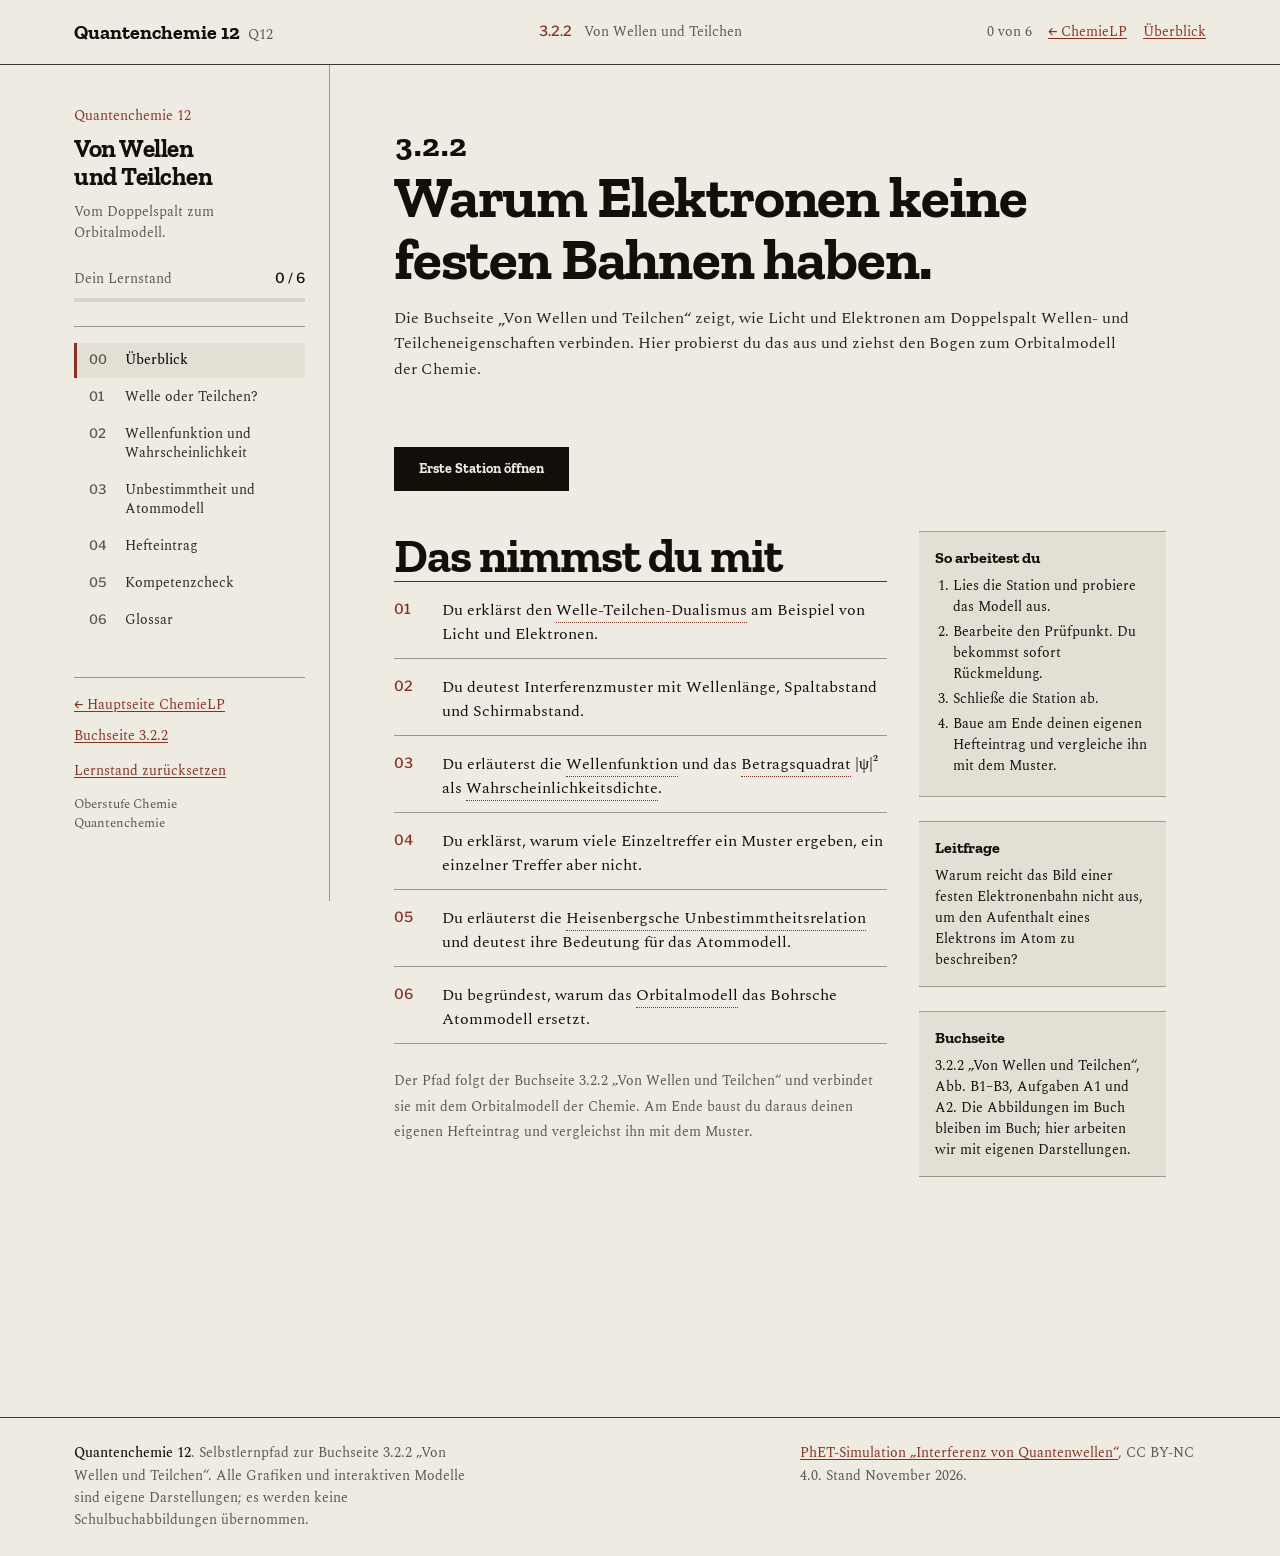
<file: Quantenchemie12/index.html>
<!doctype html>
<html lang="de">
<head>
<meta charset="utf-8">
<meta name="viewport" content="width=device-width, initial-scale=1">
<link rel="icon" href="data:,">
<title>Von Wellen und Teilchen | Quantenchemie 12</title>
<meta name="description" content="Interaktiver Selbstlernpfad zu Welle-Teilchen-Dualismus, Wellenfunktion, Wahrscheinlichkeit und Unbestimmtheit für Chemie 12.">
<link rel="preconnect" href="https://fonts.googleapis.com">
<link rel="preconnect" href="https://fonts.gstatic.com" crossorigin>
<link href="https://fonts.googleapis.com/css2?family=Zilla+Slab:wght@700&family=Spectral:ital,wght@0,400;0,500;1,400&family=Libre+Franklin:wght@500&display=swap" rel="stylesheet">
<style>
/* Hallmark · shape: app screen · genre: editorial · theme: Newsprint · job: learn · scope: app
 * Eigenständige Ergänzung zu Chemie 10; nutzt dieselben Tokens und Bausteine. */
html, body { overflow-x: clip; }
#start-title { font-size: var(--text-display-s); max-width: 22ch; }
.bookref {
  border-left: 3px solid var(--color-accent);
  padding: var(--space-xs) 0 var(--space-xs) var(--space-md);
  margin-block: var(--space-md);
  font-size: var(--text-sm);
  line-height: 1.55;
  color: var(--color-ink-2);
}
.bookref b { color: var(--color-ink); }
.formula {
  font-family: var(--font-body);
  font-size: var(--text-lg);
  line-height: 1.5;
  border-block: var(--rule-hair) solid var(--color-rule);
  padding-block: var(--space-sm);
  margin-block: var(--space-md);
  font-variant-numeric: tabular-nums;
  text-align: center;
}
.tool canvas {
  width: 100%;
  height: auto;
  display: block;
  background: var(--color-paper);
}
.tool__stage--flush { padding: 0; }
.tool-tabs {
  display: flex;
  flex-wrap: wrap;
  gap: var(--space-xs);
  margin-bottom: var(--space-md);
}
.tool-tabs button {
  min-height: 38px;
  padding: 0 var(--space-sm);
  border: 1px solid var(--color-rule-2);
  background: var(--color-paper);
  color: var(--color-ink-2);
  font-family: var(--font-body);
  font-size: var(--text-sm);
  cursor: pointer;
}
.tool-tabs button[aria-pressed="true"] {
  background: var(--color-paper-3);
  color: var(--color-ink);
  box-shadow: inset 0 -2px 0 var(--color-ink);
  font-weight: 500;
}
.tool-tabs button:focus-visible { outline: 2px solid var(--color-focus); outline-offset: 2px; }
.tool-sliders {
  display: grid;
  grid-template-columns: repeat(auto-fit, minmax(160px, 1fr));
  gap: var(--space-md);
  width: 100%;
}
.tool-sliders .slider-row label { font-size: var(--text-xs); white-space: nowrap; }
.tool-sliders .slider-row output { font-size: var(--text-md); }
.tool-controls {
  display: grid;
  grid-template-columns: repeat(auto-fit, minmax(180px, 1fr));
  gap: var(--space-md);
  margin-bottom: var(--space-md);
}
.tool-controls .slider-row { margin-top: 0; }
.tool-actions {
  display: flex;
  flex-wrap: wrap;
  gap: var(--space-xs);
  margin-bottom: var(--space-md);
}
.tool-actions .btn { min-height: 38px; }
.tool-check {
  display: inline-flex;
  align-items: center;
  gap: var(--space-xs);
  font-size: var(--text-sm);
  color: var(--color-ink-2);
  min-height: 38px;
}
.tool-check input { accent-color: var(--color-accent); width: 18px; height: 18px; }
.tool-status {
  font-size: var(--text-sm);
  color: var(--color-muted);
  margin-top: var(--space-xs);
  min-height: 1.5lh;
}
.phet {
  border-block: var(--rule-hair) solid var(--color-rule-2);
  background: var(--color-paper-2);
  padding: var(--space-lg);
}
.phet__head { display: flex; flex-wrap: wrap; justify-content: space-between; gap: var(--space-sm); align-items: baseline; margin-bottom: var(--space-md); }
.phet__title { font-family: var(--font-display); font-weight: 700; font-size: var(--text-lg); }
.phet__hint { max-width: 52ch; font-size: var(--text-sm); color: var(--color-muted); }
.phet__stage {
  position: relative;
  border: var(--rule-hair) solid var(--color-rule);
  background: #111;
  min-height: 380px;
}
.phet__stage iframe { display: block; width: 100%; height: 560px; border: 0; }
.phet__facade {
  display: grid;
  place-items: center;
  gap: var(--space-sm);
  min-height: 380px;
  padding: var(--space-lg);
  text-align: center;
  color: var(--color-ink-2);
  background:
    radial-gradient(circle at 20% 20%, rgba(178, 58, 42, .10), transparent 40%),
    radial-gradient(circle at 80% 70%, rgba(47, 111, 159, .10), transparent 45%),
    var(--color-paper);
}
.phet__facade p { max-width: 52ch; font-size: var(--text-sm); }
.phet__actions { display: flex; flex-wrap: wrap; gap: var(--space-sm); justify-content: center; }
.phet__caption { margin-top: var(--space-sm); font-size: var(--text-sm); color: var(--color-muted); }
.orbital-legend { display: flex; flex-wrap: wrap; gap: var(--space-md); font-size: var(--text-xs); color: var(--color-muted); margin-top: var(--space-xs); }
.orbital-legend span { display: inline-flex; align-items: center; gap: var(--space-2xs); }
.orbital-legend i { width: 14px; height: 14px; display: inline-block; border: 1px solid var(--color-rule); }
.task {
  border: 1px solid var(--color-rule);
  background: var(--color-paper);
  padding: var(--space-md);
  margin-block: var(--space-md);
}
.task__label { font-family: var(--font-outlier); font-size: var(--text-xs); letter-spacing: .04em; text-transform: uppercase; color: var(--color-accent); }
.task p { margin-top: var(--space-2xs); font-size: var(--text-sm); }
.task ol { margin-top: var(--space-xs); padding-left: 1.25em; font-size: var(--text-sm); }
.task li + li { margin-top: var(--space-2xs); }

/* Hefteintrag */
.heft-progress { margin-block: var(--space-md) var(--space-sm); }
.heft-save { font-size: var(--text-xs); color: var(--color-muted); margin-bottom: var(--space-lg); }
.heft-steps { display: grid; gap: var(--space-xl); }
.heft-step { border-top: var(--rule-hair) solid var(--color-rule-2); padding-top: var(--space-lg); }
.heft-step__head { display: flex; align-items: baseline; gap: var(--space-sm); margin-bottom: var(--space-sm); }
.heft-step__num { font-family: var(--font-outlier); font-size: var(--text-sm); color: var(--color-accent); }
.heft-step h3 { font-family: var(--font-display); font-size: var(--text-xl); line-height: 1.2; }
.heft-step__check { margin-left: auto; color: var(--color-accent); font-size: var(--text-lg); opacity: 0; transition: opacity var(--dur-short) var(--ease-out); }
.heft-step.is-filled .heft-step__check { opacity: 1; }
.heft-task { margin-block: 0 var(--space-sm); }
.heft-terms-label { margin-top: var(--space-sm); font-size: var(--text-xs); color: var(--color-muted); }
.heft-terms { display: flex; flex-wrap: wrap; gap: var(--space-2xs); margin-top: var(--space-2xs); padding: 0; list-style: none; }
.heft-terms li { border: 1px solid var(--color-rule); background: var(--color-paper-2); padding: 2px 6px; font-size: var(--text-xs); color: var(--color-ink-2); }
.heft-input {
  width: 100%;
  min-height: 132px;
  padding: var(--space-sm);
  border: 1px solid var(--color-rule-2);
  border-radius: 0;
  background: var(--color-paper);
  color: var(--color-ink);
  font-family: var(--font-body);
  font-size: var(--text-md);
  line-height: 1.55;
  resize: vertical;
  outline: 2px solid transparent;
  outline-offset: -3px;
}
.heft-input:focus-visible { outline-color: var(--color-focus); }
.heft-tools { display: flex; flex-wrap: wrap; align-items: center; gap: var(--space-sm); margin-top: var(--space-xs); }
.heft-count { font-family: var(--font-outlier); font-size: var(--text-xs); color: var(--color-muted); }
.heft-tools .quiet-link { margin-left: auto; }
.heft-sample { border-left: 3px solid var(--color-accent); background: var(--color-accent-soft); padding: var(--space-md); margin-top: var(--space-sm); }
.heft-sample__label { font-family: var(--font-outlier); font-size: var(--text-xs); letter-spacing: .04em; text-transform: uppercase; color: var(--color-accent); margin-bottom: var(--space-2xs); }
.heft-sample p:last-child { font-size: var(--text-sm); line-height: 1.6; }
.heft-actions { display: flex; flex-wrap: wrap; align-items: center; gap: var(--space-sm); margin-block: var(--space-xl); }
.heft-model { border: var(--rule-hair) solid var(--color-rule-2); background: var(--color-paper); padding: var(--space-xl); margin-block: var(--space-lg); }
.heft-model__head { border-bottom: var(--rule-hair) solid var(--color-rule); padding-bottom: var(--space-sm); margin-bottom: var(--space-lg); }
.heft-model__kicker { font-family: var(--font-outlier); font-size: var(--text-xs); letter-spacing: .04em; text-transform: uppercase; color: var(--color-accent); }
.heft-model h3 { font-family: var(--font-display); font-size: var(--text-2xl); line-height: 1.15; margin-top: var(--space-2xs); }
.heft-model__meta { font-size: var(--text-sm); color: var(--color-muted); margin-top: var(--space-2xs); }
.heft-model__body h4 { font-family: var(--font-display); font-size: var(--text-lg); line-height: 1.25; margin-top: var(--space-lg); margin-bottom: var(--space-xs); max-width: var(--measure); }
.heft-model__body .formula { max-width: var(--measure); }
.heft-model__body p,
.heft-model__body li { font-size: var(--text-sm); line-height: 1.65; }
.heft-model__body ul { padding-left: 1.2em; }
.heft-model__body .formula { margin-block: var(--space-sm); font-size: var(--text-md); }
.heft-sketch { margin-block: var(--space-lg); }
.heft-sketch svg { display: block; width: 100%; height: auto; border: var(--rule-hair) solid var(--color-rule); background: var(--color-paper-2); }
.heft-sketch figcaption { margin-top: var(--space-2xs); font-size: var(--text-xs); line-height: 1.45; color: var(--color-muted); }
.heft-print { display: none; }

@media print {
  html, body { background: #fff !important; }
  body.is-printing-heft > :not(.heft-print) { display: none !important; }
  body.is-printing-heft .heft-print { display: block !important; }
  .heft-print { color: #000; background: #fff; font-family: var(--font-body); font-size: 11pt; line-height: 1.5; }
  .heft-print h1,
  .heft-print h2,
  .heft-print h3,
  .heft-print h4,
  .heft-print p:not([class]),
  .heft-print .heft-model__body p { max-width: none; }
  .heft-print__head { border-bottom: 1px solid #000; padding-bottom: 8px; margin-bottom: 16px; }
  .heft-print__kicker { font-family: var(--font-outlier); font-size: 9pt; letter-spacing: .05em; text-transform: uppercase; }
  .heft-print h1 { font-family: var(--font-display); font-size: 20pt; line-height: 1.15; margin: 4px 0; }
  .heft-print__meta { font-size: 10pt; }
  .heft-print__step { break-inside: avoid; margin-top: 14px; }
  .heft-print__step h2 { font-family: var(--font-display); font-size: 13pt; margin: 0 0 4px; }
  .heft-print__answer { white-space: pre-wrap; font-size: 11pt; }
  .heft-print__answer.is-empty { color: #666; font-style: italic; }
  .heft-print .heft-model__body h4 { font-size: 12pt; margin-top: 12px; }
  .heft-print .heft-model__body p,
  .heft-print .heft-model__body li { font-size: 11pt; }
  .heft-print .heft-model__body .formula { border: 0; text-align: left; font-size: 11pt; }
  .heft-print .heft-sketch svg { width: 100%; height: auto; background: #fff; }
  .heft-print .heft-sketch figcaption { font-size: 9pt; }
}

@media (max-width: 760px) {
  .phet__stage iframe { height: 420px; }
  .tool-controls { grid-template-columns: 1fr; }
  .tool-sliders { grid-template-columns: 1fr; }
}
@media (prefers-reduced-motion: reduce) {
  *, *::before, *::after { scroll-behavior: auto !important; }
}
</style>
<link rel="stylesheet" href="assets/tokens.css">
<link rel="stylesheet" href="assets/base.css">
<link rel="stylesheet" href="assets/app.css">
</head>
<body data-page="q12">
<a class="skip" href="#main">Zum Inhalt springen</a>
<header class="masthead">
  <div class="masthead__inner">
    <a class="brand" href="#start" aria-label="Zum Überblick"><span>Quantenchemie 12</span><span class="brand__tag">Q12</span></a>
    <p class="issue"><span class="issue__num">3.2.2</span> Von Wellen und Teilchen</p>
    <div class="masthead__actions">
      <span class="progress-inline" data-progress-inline aria-live="polite">0 von 6</span>
      <a class="quiet-link" href="../index.html">← ChemieLP</a>
      <a class="quiet-link" href="#start">Überblick</a>
      <button class="menu-btn btn btn--quiet btn--small" type="button" data-menu aria-expanded="false" aria-controls="sidebar">Stationen</button>
    </div>
  </div>
</header>
<div class="app">
  <aside class="sidebar" id="sidebar" aria-label="Stationen">
    <div class="sidebar__head">
      <p class="sidebar__kicker">Quantenchemie 12</p>
      <h2 class="sidebar__title">Von Wellen und Teilchen</h2>
      <p class="sidebar__deck">Vom Doppelspalt zum Orbitalmodell.</p>
      <div class="progress">
        <div class="progress__line"><span>Dein Lernstand</span><strong data-progress-text>0 / 6</strong></div>
        <div class="progress__track"><i data-progress-bar style="--p:0"></i></div>
      </div>
    </div>
    <nav class="station-nav">
      <a href="#start" data-station-link="start"><span class="station-nav__num">00</span><span>Überblick</span><span class="station-nav__check" aria-hidden="true">✓</span></a>
      <a href="#welle" data-station-link="welle"><span class="station-nav__num">01</span><span>Welle oder Teilchen?</span><span class="station-nav__check" aria-hidden="true">✓</span></a>
      <a href="#wahrscheinlichkeit" data-station-link="wahrscheinlichkeit"><span class="station-nav__num">02</span><span>Wellenfunktion und Wahrscheinlichkeit</span><span class="station-nav__check" aria-hidden="true">✓</span></a>
      <a href="#unbestimmtheit" data-station-link="unbestimmtheit"><span class="station-nav__num">03</span><span>Unbestimmtheit und Atommodell</span><span class="station-nav__check" aria-hidden="true">✓</span></a>
      <a href="#hefteintrag" data-station-link="hefteintrag"><span class="station-nav__num">04</span><span>Hefteintrag</span><span class="station-nav__check" aria-hidden="true">✓</span></a>
      <a href="#check" data-station-link="check"><span class="station-nav__num">05</span><span>Kompetenzcheck</span><span class="station-nav__check" aria-hidden="true">✓</span></a>
      <a href="#glossar" data-station-link="glossar"><span class="station-nav__num">06</span><span>Glossar</span><span class="station-nav__check" aria-hidden="true">✓</span></a>
    </nav>
    <div class="sidebar__foot">
      <a href="../index.html">← Hauptseite ChemieLP</a>
      <a href="#start">Buchseite 3.2.2</a>
      <button class="quiet-link" type="button" data-reset-open>Lernstand zurücksetzen</button>
      <p>Oberstufe Chemie<br>Quantenchemie</p>
    </div>
  </aside>

  <main class="main" id="main">
    <section class="station is-active" id="start" data-station="start" data-title="Überblick" aria-labelledby="start-title">
      <header class="station__head">
        <h1 id="start-title"><span class="station__num">3.2.2</span> Warum Elektronen keine festen Bahnen haben.</h1>
        <p class="lead">Die Buchseite „Von Wellen und Teilchen“ zeigt, wie Licht und Elektronen am Doppelspalt Wellen- und Teilcheneigenschaften verbinden. Hier probierst du das aus und ziehst den Bogen zum Orbitalmodell der Chemie.</p>
      </header>
      <a class="btn start-cta" href="#welle" data-go="welle" data-start-cta aria-label="Erste Station öffnen: Welle oder Teilchen?">Erste Station öffnen</a>
      <div class="protocol">
        <div class="protocol__main">
          <h2>Das nimmst du mit</h2>
          <ol class="competencies">
            <li><span class="cnum">01</span><span>Du erklärst den Welle-Teilchen-Dualismus am Beispiel von Licht und Elektronen.</span></li>
            <li><span class="cnum">02</span><span>Du deutest Interferenzmuster mit Wellenlänge, Spaltabstand und Schirmabstand.</span></li>
            <li><span class="cnum">03</span><span>Du erläuterst die Wellenfunktion und das Betragsquadrat |ψ|² als Wahrscheinlichkeitsdichte.</span></li>
            <li><span class="cnum">04</span><span>Du erklärst, warum viele Einzeltreffer ein Muster ergeben, ein einzelner Treffer aber nicht.</span></li>
            <li><span class="cnum">05</span><span>Du erläuterst die Heisenbergsche Unbestimmtheitsrelation und deutest ihre Bedeutung für das Atommodell.</span></li>
            <li><span class="cnum">06</span><span>Du begründest, warum das Orbitalmodell das Bohrsche Atommodell ersetzt.</span></li>
          </ol>
          <p><small>Der Pfad folgt der Buchseite 3.2.2 „Von Wellen und Teilchen“ und verbindet sie mit dem Orbitalmodell der Chemie. Am Ende baust du daraus deinen eigenen Hefteintrag und vergleichst ihn mit dem Muster.</small></p>
        </div>
        <aside class="protocol__margin">
          <div class="note">
            <p class="note__title">So arbeitest du</p>
            <ol>
              <li>Lies die Station und probiere das Modell aus.</li>
              <li>Bearbeite den Prüfpunkt. Du bekommst sofort Rückmeldung.</li>
              <li>Schließe die Station ab.</li>
              <li>Baue am Ende deinen eigenen Hefteintrag und vergleiche ihn mit dem Muster.</li>
            </ol>
          </div>
          <div class="note">
            <p class="note__title">Leitfrage</p>
            <p>Warum reicht das Bild einer festen Elektronenbahn nicht aus, um den Aufenthalt eines Elektrons im Atom zu beschreiben?</p>
          </div>
          <div class="note">
            <p class="note__title">Buchseite</p>
            <p>3.2.2 „Von Wellen und Teilchen“, Abb. B1–B3, Aufgaben A1 und A2. Die Abbildungen im Buch bleiben im Buch; hier arbeiten wir mit eigenen Darstellungen.</p>
          </div>
        </aside>
      </div>
    </section>

    <section class="station" id="welle" data-station="welle" data-title="Welle oder Teilchen?" aria-labelledby="welle-title">
      <header class="station__head">
        <h2 id="welle-title"><span class="station__num">01</span> Warum zeigt ein Elektron am Doppelspalt ein Muster?</h2>
        <p class="lead">Licht und Elektronen treffen auf zwei Spalte. Was auf dem Schirm entsteht, verrät, ob sie sich wie Wellen oder wie Teilchen verhalten – oder wie beides.</p>
      </header>
      <div class="protocol">
        <div class="protocol__main">
          <p>Im Jahr 1802 ließ Thomas Young Licht durch zwei enge Spalte fallen. Auf dem Schirm dahinter entstanden nicht zwei helle Streifen, sondern viele helle und dunkle Streifen. Dieses Muster lässt sich nur erklären, wenn sich die Lichtwellen hinter den Spalten überlagern: Wo Wellenberg auf Wellenberg trifft, wird es hell; wo Wellenberg auf Wellental trifft, bleibt es dunkel. Man nennt das <strong>Interferenz</strong>.</p>
          <p>Schon der Photoeffekt hatte gezeigt, dass Licht Energie in einzelnen Paketen abgibt: Die Energie eines Photons hängt von der Frequenz ab, nicht von der Intensität. Licht ist also nicht nur eine Welle; es wird als Photon absorbiert oder nachgewiesen. Am Doppelspalt zeigt sich die Wellenseite, am Detektor die Teilchenseite.</p>
          <p>1961 wiederholte Claus Jönsson den Versuch mit Elektronen. Einzelne Elektronen trafen nacheinander auf den Doppelspalt. Jedes Elektron wurde auf dem Schirm als einzelner Punkt nachgewiesen. Mit der Zeit entstand trotzdem das gleiche Streifenmuster wie beim Licht. Das ist der Kern des <strong>Welle-Teilchen-Dualismus</strong>: Der Quantenzustand breitet sich wie eine Welle aus, die Messung zeigt aber einen einzelnen Treffer.</p>
          <div class="bookref"><b>Buchseite 3.2.2:</b> „Von der Welle zum Teilchen“ und „Der Welle-Teilchen-Dualismus“; Abb. B1 und B3. Die Elektronen treffen einzeln auf, bilden aber gemeinsam ein Interferenzmuster.</div>
          <p>Warum sieht man dieses Muster nicht bei einem Fußball? Die de-Broglie-Wellenlänge eines Körpers ist λ = h/(m·v). Für einen Fußball mit m = 0,43 kg und v = 20 m/s ergibt sich λ ≈ 7,7·10⁻³⁵ m. Das ist so viel kleiner als jede Toröffnung, dass keine messbare Interferenz entsteht – die Grundidee von Aufgabe A1 der Buchseite. Bei Elektronen ist die Masse rund 10³⁰-mal kleiner; deshalb wird ihre Wellenlänge messbar.</p>
          <div class="formula">λ = h / (m · v)</div>
          <figure class="tool" id="tool-doppelspalt" data-tool="doppelspalt">
            <div class="tool__head">
              <p class="tool__title">Doppelspalt-Labor</p>
              <p class="tool__hint">Ändere Wellenlänge, Spaltabstand und Schirmabstand. Beobachte das Wellenbild und sammle einzelne Treffer.</p>
            </div>
            <div class="tool__controls" data-tool-controls></div>
            <div class="tool__stage tool__stage--flush" data-tool-stage>
              <canvas width="720" height="360" aria-label="Doppelspalt mit Wellenfronten und Treffern auf dem Schirm"></canvas>
              <p class="tool__fallback">Das interaktive Doppelspalt-Labor lädt mit JavaScript. Die Erklärung im Text bleibt lesbar.</p>
            </div>
            <div class="tool__readout" data-tool-readout></div>
            <figcaption class="tool__caption">Eigenes Modell nach dem Doppelspaltprinzip. Die Wellenfronten sind schematisch; die Treffer werden aus der berechneten Intensitätsverteilung gezogen.</figcaption>
          </figure>
          <div class="phet" data-phet="experiment">
            <div class="phet__head">
              <p class="phet__title">PhET-Labor: Experiment</p>
              <p class="phet__hint">Öffne die Simulation erst bei Bedarf. Sie wird direkt von PhET geladen; dabei werden keine Daten an die Lernseite übertragen.</p>
            </div>
            <div class="phet__stage" data-phet-stage>
              <div class="phet__facade">
                <p><strong>Interferenz von Quantenwellen</strong><br>Experiment: Quelle, Doppelspalt und Detektorschirm in der Draufsicht.</p>
                <p>Stelle Photonen ein, vergleiche „Intensität“ und „Treffer“ und wechsle dann zu Elektronen.</p>
                <div class="phet__actions">
                  <button class="btn" type="button" data-phet-load>Simulation laden</button>
                  <a class="quiet-link" href="https://phet.colorado.edu/sims/html/quantum-wave-interference/latest/quantum-wave-interference_all.html?locale=de" target="_blank" rel="noopener">In neuem Tab öffnen</a>
                </div>
              </div>
            </div>
            <p class="phet__caption">Simulation by PhET Interactive Simulations, University of Colorado Boulder, licensed under CC BY-NC 4.0. Unverändert eingebettet; keine kommerzielle Nutzung.</p>
          </div>
          <div class="task">
            <p class="task__label">Simulationsauftrag</p>
            <p>Arbeite mit dem PhET-Labor „Experiment“:</p>
            <ol>
              <li>Wähle <strong>Photonen</strong>, beide Spalte offen und den Modus <strong>Intensität</strong>. Beschreibe das Muster.</li>
              <li>Wechsle zu <strong>Treffer</strong>. Beobachte, wie aus einzelnen Punkten langsam ein Muster wird.</li>
              <li>Ändere die Wellenlänge von 650 nm auf 400 nm. Vergleiche den Streifenabstand.</li>
              <li>Wechsle die Quelle zu <strong>Elektronen</strong>. Warum ist das Muster trotz einzelner Treffer ein Beleg für die Wellennatur?</li>
            </ol>
          </div>
          <section class="checkpoint" aria-labelledby="welle-check">
            <h3 id="welle-check">Prüfpunkt</h3>
            <div class="quiz" data-quiz="welle"><noscript><p class="tool__fallback">Die Prüfpunkt-Aufgaben brauchen JavaScript.</p></noscript></div>
          </section>
          <script type="application/json" data-quiz-data="welle">
          {
            "questions": [
              {
                "id": "q1",
                "type": "mc",
                "level": "II",
                "competency": "K1",
                "prompt": "Welche Beobachtung ist ein Beleg für die Wellennatur des Elektrons?",
                "options": [
                  "Elektronen besitzen eine Masse.",
                  "Einzelne Elektronen erzeugen nacheinander ein Interferenzmuster.",
                  "Elektronen werden in einem Magnetfeld abgelenkt.",
                  "Elektronen tragen eine negative Ladung."
                ],
                "correct": 1,
                "explain": "Das Interferenzmuster entsteht durch die Überlagerung der Wellenanteile beider Spalte. Einzelne Treffer zeigen zugleich die Teilchennatur."
              },
              {
                "id": "q2",
                "type": "mc",
                "level": "II",
                "competency": "K2",
                "prompt": "Warum zeigen Elektronen am Doppelspalt ein Interferenzmuster, ein geworfener Fußball im Alltag jedoch nicht?",
                "options": [
                  "Weil Elektronen elektrisch geladen sind und ein Fußball elektrisch neutral ist.",
                  "Weil sich ein Fußball im Alltag zu schnell bewegt, um Welleneigenschaften zu zeigen.",
                  "Wegen der winzigen Masse des Elektrons ist seine de-Broglie-Wellenlänge messbar groß, beim Fußball dagegen unmessbar klein.",
                  "Weil Interferenz nur im Vakuum auftritt und nicht an der Luft."
                ],
                "correct": 2,
                "explain": "Nach der de-Broglie-Beziehung λ = h/(m·v) ist die Wellenlänge umgekehrt proportional zur Masse. Wegen der extrem kleinen Masse des Elektrons liegt seine Wellenlänge im Nanometerbereich. Bei der großen Masse des Fußballs ist die Wellenlänge unmessbar winzig."
              }
            ]
          }
          </script>
          <div class="station__footer">
            <span class="status" data-station-status></span>
            <div class="station__footer-actions">
              <button class="btn js-only" type="button" data-complete="welle">Station abschließen</button>
              <a class="quiet-link" href="#wahrscheinlichkeit" data-go="wahrscheinlichkeit" aria-label="Weiter zur Station Wellenfunktion und Wahrscheinlichkeit">Weiter</a>
            </div>
          </div>
        </div>
        <aside class="protocol__margin">
          <div class="note">
            <p class="note__title">Merke</p>
            <p>Welle und Teilchen sind keine zwei Sorten von Materie, sondern zwei Beschreibungen desselben Quantenzustands. Welche Seite sichtbar wird, hängt vom Experiment ab.</p>
          </div>
          <div class="note">
            <p class="note__title">Fachsprache</p>
            <dl>
              <dt>Interferenz</dt><dd>Überlagerung von Wellen; gleiche Phase verstärkt, entgegengesetzte Phase schwächt.</dd>
              <dt>kohärent</dt><dd>Feste Phasenbeziehung zwischen den Wellenanteilen.</dd>
              <dt>Welle-Teilchen-Dualismus</dt><dd>Quantenobjekte zeigen je nach Experiment Wellen- oder Teilcheneigenschaften.</dd>
              <dt>de-Broglie-Wellenlänge</dt><dd>λ = h/(m·v); jedem Teilchen mit Impuls ist eine Wellenlänge zugeordnet.</dd>
            </dl>
          </div>
          <div class="note">
            <p class="note__title">Typischer Fehler</p>
            <p>„Ein Elektron ist entweder Welle oder Teilchen.“ Beide Beschreibungen gehören zusammen; sie schließen sich nicht aus, sondern ergänzen sich je nach Messung.</p>
          </div>
        </aside>
      </div>
    </section>

    <section class="station" id="wahrscheinlichkeit" data-station="wahrscheinlichkeit" data-title="Wellenfunktion und Wahrscheinlichkeit" aria-labelledby="wahrscheinlichkeit-title">
      <header class="station__head">
        <h2 id="wahrscheinlichkeit-title"><span class="station__num">02</span> Warum trifft ein einzelnes Elektron nur einen Punkt?</h2>
        <p class="lead">Die Wellenfunktion breitet sich über den Schirm aus. Gemessen wird aber immer nur ein Treffer. Das Betragsquadrat |ψ|² macht daraus eine Wahrscheinlichkeit.</p>
      </header>
      <div class="protocol">
        <div class="protocol__main">
          <p>Die <strong>Wellenfunktion</strong> ψ beschreibt den Zustand eines Quantenobjekts. Sie ist selbst nicht direkt messbar. Was man messen kann, ist die Wahrscheinlichkeit, das Teilchen an einem bestimmten Ort zu finden. Nach der <strong>Born-Regel</strong> ist diese Wahrscheinlichkeitsdichte proportional zum Betragsquadrat |ψ|².</p>
          <p>Beim Doppelspalt bedeutet das: Die Wellenfunktion hinter den Spalten verteilt sich über den ganzen Schirm. |ψ|² hat Maxima dort, wo später viele Treffer zu erwarten sind, und Minima dort, wo keine Treffer auftreten. Ein einzelnes Elektron landet an genau einem Ort; welcher das ist, lässt sich nur probabilistisch vorhersagen. Viele Elektronen bauen das Muster auf.</p>
          <div class="bookref"><b>Buchseite 3.2.2:</b> „Wellenfunktion und Betragsquadrat“; Abb. B3. Born deutet |ψ|² als Wahrscheinlichkeitsdichte – nicht als materielle Auslenkung.</div>
          <p>Wichtig: Die Wellenfunktion ist keine klassische Materiewelle wie eine Wasserwelle. Sie beschreibt keine Auslenkung von Materie, sondern eine Wahrscheinlichkeitsamplitude. Man darf sie nicht als „verschmierte Materie“ lesen. Der Doppelspalt zeigt, dass der Quantenzustand über beide Wege kohärent ist; der Treffer zeigt, dass die Messung einen Ort auswählt.</p>
          <div class="formula">P(Area) = ∫<sub>Area</sub> |ψ|² dV</div>
          <figure class="tool" id="tool-einzelteilchen" data-tool="einzelteilchen">
            <div class="tool__head">
              <p class="tool__title">Einzelteilchen-Sammelbild</p>
              <p class="tool__hint">Sende ein Teilchen nach dem anderen. Beobachte, wie aus einzelnen Treffern langsam das Wahrscheinlichkeitsmuster wird.</p>
            </div>
            <div class="tool__controls" data-tool-controls></div>
            <div class="tool__stage tool__stage--flush" data-tool-stage>
              <canvas width="720" height="360" aria-label="Einzelne Treffer bauen ein Interferenzmuster auf"></canvas>
              <p class="tool__fallback">Das interaktive Einzelteilchen-Modell lädt mit JavaScript. Die Erklärung im Text bleibt lesbar.</p>
            </div>
            <div class="tool__readout" data-tool-readout></div>
            <p class="tool-status" data-tool-status aria-live="polite"></p>
            <figcaption class="tool__caption">Eigenes Modell: Die gestrichelte Kurve zeigt |ψ|², die Balken zeigen die tatsächlich gesammelten Treffer. Die Verteilung ist schematisch.</figcaption>
          </figure>
          <div class="phet" data-phet="single">
            <div class="phet__head">
              <p class="phet__title">PhET-Labor: Einzelpartikel</p>
              <p class="phet__hint">Hier siehst du ein Wellenpaket pro Teilchen und einen Treffer pro Messung.</p>
            </div>
            <div class="phet__stage" data-phet-stage>
              <div class="phet__facade">
                <p><strong>Interferenz von Quantenwellen</strong><br>Einzelpartikel: ein Wellenpaket, ein Treffer, viele Wiederholungen.</p>
                <p>Starte mit Photonen oder Elektronen und schalte den Automatikmodus ein.</p>
                <div class="phet__actions">
                  <button class="btn" type="button" data-phet-load>Simulation laden</button>
                  <a class="quiet-link" href="https://phet.colorado.edu/sims/html/quantum-wave-interference/latest/quantum-wave-interference_all.html?locale=de" target="_blank" rel="noopener">In neuem Tab öffnen</a>
                </div>
              </div>
            </div>
            <p class="phet__caption">Simulation by PhET Interactive Simulations, University of Colorado Boulder, licensed under CC BY-NC 4.0. Unverändert eingebettet; keine kommerzielle Nutzung.</p>
          </div>
          <div class="task">
            <p class="task__label">Simulationsauftrag</p>
            <p>Arbeite mit dem PhET-Labor „Einzelpartikel“:</p>
            <ol>
              <li>Wähle eine Quelle und starte den <strong>Automatikmodus</strong>. Beschreibe den Unterschied zwischen wenigen und vielen Treffern.</li>
              <li>Schalte die <strong>Detektoren an beiden Spalten</strong> ein. Was passiert mit dem Interferenzmuster?</li>
              <li>Erkläre den Unterschied mit dem Begriff „Welcher-Weg-Information“.</li>
            </ol>
          </div>
          <section class="checkpoint" aria-labelledby="wahrscheinlichkeit-check">
            <h3 id="wahrscheinlichkeit-check">Prüfpunkt</h3>
            <div class="quiz" data-quiz="wahrscheinlichkeit"><noscript><p class="tool__fallback">Die Prüfpunkt-Aufgaben brauchen JavaScript.</p></noscript></div>
          </section>
          <script type="application/json" data-quiz-data="wahrscheinlichkeit">
          {
            "questions": [
              {
                "id": "q1",
                "type": "mc",
                "level": "I",
                "competency": "K3",
                "prompt": "Was beschreibt das Betragsquadrat |ψ|²?",
                "options": [
                  "Die Masse des Teilchens.",
                  "Die Geschwindigkeit des Teilchens.",
                  "Die Anzahl der Elektronen im Atom.",
                  "Die Wahrscheinlichkeitsdichte, ein Teilchen an einem Ort zu finden."
                ],
                "correct": 3,
                "explain": "|ψ|² ist die Wahrscheinlichkeitsdichte. Die Wahrscheinlichkeit für ein Volumen ist das Integral von |ψ|² über dieses Volumen."
              },
              {
                "id": "q2",
                "type": "tf",
                "level": "II",
                "competency": "K4",
                "prompt": "Ein einzelnes Elektron erzeugt auf dem Schirm bereits das vollständige Interferenzmuster.",
                "correct": false,
                "explain": "Ein einzelnes Elektron erzeugt genau einen Treffer. Das Muster entsteht erst statistisch aus vielen Treffern – jede Messung liefert nur einen Ort."
              }
            ]
          }
          </script>
          <div class="station__footer">
            <span class="status" data-station-status></span>
            <div class="station__footer-actions">
              <button class="btn js-only" type="button" data-complete="wahrscheinlichkeit">Station abschließen</button>
              <a class="quiet-link" href="#unbestimmtheit" data-go="unbestimmtheit" aria-label="Weiter zur Station Unbestimmtheit und Atommodell">Weiter</a>
            </div>
          </div>
        </div>
        <aside class="protocol__margin">
          <div class="note">
            <p class="note__title">Merke</p>
            <p>Die Wellenfunktion beschreibt Möglichkeiten, die Messung erzeugt Wirklichkeit. |ψ|² sagt, wo ein Treffer wahrscheinlich ist – nicht, wo er sicher sein wird.</p>
          </div>
          <div class="note">
            <p class="note__title">Schreibweise</p>
            <p>Die Buchseite verwendet Ψ (Psi); hier steht ψ für dieselbe Wellenfunktion. Entscheidend ist das Betragsquadrat |ψ|².</p>
          </div>
          <div class="note">
            <p class="note__title">Fachsprache</p>
            <dl>
              <dt>Wellenfunktion ψ</dt><dd>Beschreibt den Quantenzustand; selbst nicht direkt messbar.</dd>
              <dt>Betragsquadrat |ψ|²</dt><dd>Wahrscheinlichkeitsdichte für den Aufenthaltsort.</dd>
              <dt>Born-Regel</dt><dd>Die Wahrscheinlichkeit ist das Integral von |ψ|² über den betrachteten Bereich.</dd>
              <dt>Messung</dt><dd>Sie wählt einen Ort aus und liefert einen einzelnen Treffer.</dd>
            </dl>
          </div>
          <div class="note">
            <p class="note__title">Typischer Fehler</p>
            <p>Die Wellenfunktion ist keine „verschmierte Materie“. Sie ist eine Wahrscheinlichkeitsamplitude; erst |ψ|² macht daraus eine messbare Wahrscheinlichkeitsdichte.</p>
          </div>
        </aside>
      </div>
    </section>

    <section class="station" id="unbestimmtheit" data-station="unbestimmtheit" data-title="Unbestimmtheit und Atommodell" aria-labelledby="unbestimmtheit-title">
      <header class="station__head">
        <h2 id="unbestimmtheit-title"><span class="station__num">03</span> Warum gibt es keine festen Elektronenbahnen?</h2>
        <p class="lead">Ort und Impuls lassen sich nicht gleichzeitig beliebig genau bestimmen. Genau das macht die festen Kreisbahnen des Bohr-Modells unmöglich – und führt zu Orbitalen als Wahrscheinlichkeitsräumen.</p>
      </header>
      <div class="protocol">
        <div class="protocol__main">
          <p>Die Heisenbergsche Unbestimmtheitsrelation lautet Δx · Δp ≥ h/(4π). Sie sagt nicht, dass ein Messgerät ungenau ist, sondern dass Ort und Impuls eines Quantenobjekts nicht gleichzeitig beliebig genau bestimmt werden können. Je genauer der Ort festgelegt ist, desto unbestimmter ist der Impuls – und umgekehrt.</p>
          <div class="formula">Δx · Δp ≥ h / (4π)</div>
          <p>Für ein Elektron im Atom hat das eine große Konsequenz: Das Bohrsche Modell setzt eine Bahn mit definiertem Radius und definiertem Impuls voraus. Die Unbestimmtheit verbietet genau diese gleichzeitige Festlegung. Stattdessen beschreibt man den Aufenthaltsort durch eine Wahrscheinlichkeitsverteilung – das <strong>Orbital</strong>. Ein Orbital ist kein Weg, sondern ein Raum, in dem sich das Elektron mit hoher Wahrscheinlichkeit aufhält.</p>
          <div class="bookref"><b>Buchseite 3.2.2:</b> „Die Unbestimmtheitsrelation nach Heisenberg“ und Aufgabe A2. Die Buchseite fragt ausdrücklich nach den Folgen für das moderne Atommodell.</div>
          <p>Die Buchseite zeigt das am Doppelspalt: Ist der Impuls des Elektrons vor dem Spalt bekannt, so ist sein Ort am Spalt nur auf die Spaltbreite Δx festgelegt. Daraus folgt eine Impulsunschärfe Δp. Umgekehrt: Wenn man den Ort am Spalt sehr genau misst, wird der Impuls unbestimmt, und das Interferenzmuster verschwindet. Das ist die physikalische Wurzel der Komplementarität.</p>
          <p>Für die Chemie folgt daraus: Die Bohrschen Kreisbahnen sind ein überholtes Bild. Orbitalmodelle, Elektronenkonfigurationen und die Formen von s-, p- und d-Orbitalen beschreiben Wahrscheinlichkeitsräume. Die Quantenzahlen legen diese Räume fest. Die Unbestimmtheit ist also kein Nebenaspekt, sondern der Grund, warum die Chemie mit Orbitalen arbeitet.</p>
          <figure class="tool" id="tool-unbestimmtheit" data-tool="unbestimmtheit">
            <div class="tool__head">
              <p class="tool__title">Unbestimmtheit und Orbital</p>
              <p class="tool__hint">Erkunde den Zusammenhang von Orts- und Impulsunschärfe mit dem Schieberegler. Wechsle dann zum Orbital-Schnitt.</p>
            </div>
            <div class="tool-tabs" role="group" aria-label="Ansicht wählen">
              <button type="button" data-tab="rechner" aria-pressed="true">Unbestimmtheits-Rechner</button>
              <button type="button" data-tab="orbital" aria-pressed="false">Orbital-Schnitt</button>
            </div>
            <div class="tool__controls" data-tool-controls></div>
            <div class="tool__stage tool__stage--flush" data-tool-stage>
              <canvas width="720" height="360" aria-label="Diagramm zur Unbestimmtheit und Orbital-Schnitt"></canvas>
              <p class="tool__fallback">Das interaktive Modell lädt mit JavaScript. Die Erklärung im Text bleibt lesbar.</p>
            </div>
            <div class="tool__readout" data-tool-readout></div>
            <p class="tool-status" data-tool-status aria-live="polite"></p>
            <figcaption class="tool__caption">Eigenes Modell. Der Orbital-Schnitt ist eine schematische Darstellung von |ψ|², keine maßstabsgetreue Lösung der Schrödinger-Gleichung.</figcaption>
          </figure>
          <section class="checkpoint" aria-labelledby="unbestimmtheit-check">
            <h3 id="unbestimmtheit-check">Prüfpunkt</h3>
            <div class="quiz" data-quiz="unbestimmtheit"><noscript><p class="tool__fallback">Die Prüfpunkt-Aufgaben brauchen JavaScript.</p></noscript></div>
          </section>
          <script type="application/json" data-quiz-data="unbestimmtheit">
          {
            "questions": [
              {
                "id": "q1",
                "type": "mc",
                "level": "I",
                "competency": "K5",
                "prompt": "Was besagt die Heisenbergsche Unbestimmtheitsrelation?",
                "options": [
                  "Ein Quantenobjekt hat immer eine feste Bahn.",
                  "Die Masse eines Elektrons ist unbestimmt.",
                  "Ort und Impuls eines Quantenobjekts können nicht gleichzeitig beliebig genau bestimmt werden.",
                  "Elektronen können nur in Kreisbahnen existieren."
                ],
                "correct": 2,
                "explain": "Δx · Δp ≥ h/(4π). Je genauer der Ort, desto unbestimmter der Impuls. Das ist keine Geräteungenauigkeit, sondern eine Eigenschaft des Quantenzustands."
              },
              {
                "id": "q2",
                "type": "mc",
                "level": "III",
                "competency": "K6",
                "prompt": "Welche Konsequenz hat die Heisenbergsche Unbestimmtheitsrelation für das Bohrsche Atommodell mit festen Kreisbahnen?",
                "options": [
                  "Feste Kreisbahnen sind unmöglich, da Ort und Impuls des Elektrons nicht gleichzeitig exakt festgelegt sein können.",
                  "Das Bohrsche Modell wird exakt bestätigt, da der Bahnradius der Unbestimmtheit entspricht.",
                  "Elektronen müssen wegen der Unbestimmtheit sofort in den Atomkern stürzen.",
                  "Die Unbestimmtheitsrelation gilt nur für freie Elektronen, nicht für Elektronen im Atom."
                ],
                "correct": 0,
                "explain": "Eine feste Kreisbahn verlangt einen zu jedem Zeitpunkt genau bekannten Ort und Impuls. Die Unbestimmtheitsrelation Δx · Δp ≥ h/(4π) schließt das aus. Daher beschreibt das Orbitalmodell Aufenthaltswahrscheinlichkeiten statt fester Bahnen."
              }
            ]
          }
          </script>
          <div class="station__footer">
            <span class="status" data-station-status></span>
            <div class="station__footer-actions">
              <button class="btn js-only" type="button" data-complete="unbestimmtheit">Station abschließen</button>
              <a class="quiet-link" href="#hefteintrag" data-go="hefteintrag" aria-label="Weiter zum Hefteintrag">Weiter</a>
            </div>
          </div>
        </div>
        <aside class="protocol__margin">
          <div class="note">
            <p class="note__title">Merke</p>
            <p>Die Unbestimmtheit ist keine Unwissenheit, sondern eine strukturelle Grenze. Sie macht feste Bahnen unmöglich und führt zu Orbitalen als Wahrscheinlichkeitsräumen.</p>
          </div>
          <div class="note">
            <p class="note__title">Fachsprache</p>
            <dl>
              <dt>Unbestimmtheit</dt><dd>Grenze der gleichzeitigen Bestimmbarkeit von Ort und Impuls.</dd>
              <dt>Orbital</dt><dd>Aufenthaltsraum eines Elektrons; beschreibt eine Wahrscheinlichkeitsverteilung.</dd>
              <dt>Knoten</dt><dd>Fläche, auf der die Wellenfunktion null ist; dort ist die Aufenthaltswahrscheinlichkeit null.</dd>
              <dt>Bohrsches Atommodell</dt><dd>Modell mit festen Kreisbahnen; erklärt Spektren teilweise, widerspricht aber der Unbestimmtheit.</dd>
            </dl>
          </div>
          <div class="note">
            <p class="note__title">Typischer Fehler</p>
            <p>„Das Elektron ist irgendwo, wir wissen es nur nicht genau.“ Die Unbestimmtheit ist keine fehlende Information über einen versteckten Ort; der Quantenzustand selbst legt keinen scharfen Ort und Impuls zugleich fest.</p>
          </div>
        </aside>
      </div>
    </section>

    <section class="station" id="hefteintrag" data-station="hefteintrag" data-title="Hefteintrag" aria-labelledby="hefteintrag-title">
      <header class="station__head">
        <h2 id="hefteintrag-title"><span class="station__num">04</span> Dein Hefteintrag: Von Wellen und Teilchen</h2>
        <p class="lead">Baue deinen eigenen Hefteintrag Schritt für Schritt auf. Schreibe zuerst in eigenen Worten, vergleiche dann mit der Musterantwort und überarbeite deinen Text.</p>
      </header>
      <div class="protocol">
        <div class="protocol__main">
          <p>Die drei Stationen haben dir die Bausteine geliefert. Jetzt formulierst du daraus deinen Hefteintrag – so, wie du ihn in deinem Heft stehen haben möchtest. Zu jedem Schritt gibt es eine Musterantwort und am Ende einen vollständigen Musterhefteintrag.</p>
          <div class="progress heft-progress">
            <div class="progress__line"><span>Dein Hefteintrag</span><strong data-heft-progress-text>0 / 6 Schritte</strong></div>
            <div class="progress__track"><i data-heft-progress-bar style="--p:0"></i></div>
          </div>
          <p class="heft-save" data-heft-save>Die Texte werden automatisch im Browser gespeichert.</p>
          <noscript><p class="tool__fallback">Das automatische Speichern und die Musterlösungen brauchen JavaScript. Die Aufgaben bleiben lesbar.</p></noscript>

          <div class="heft-steps">
            <article class="heft-step" data-heft-step="1" aria-labelledby="heft-step-1-title">
              <div class="heft-step__head">
                <span class="heft-step__num">01</span>
                <h3 id="heft-step-1-title">Welle-Teilchen-Dualismus</h3>
                <span class="heft-step__check" data-heft-check="1" aria-hidden="true">✓</span>
              </div>
              <div class="task heft-task">
                <p class="task__label">Aufgabe</p>
                <p>Erkläre in zwei bis drei Sätzen, warum Licht und Elektronen je nach Experiment Wellen- oder Teilcheneigenschaften zeigen. Nenne für beide Seiten je ein Beispiel.</p>
                <p class="heft-terms-label">Diese Begriffe sollten vorkommen:</p>
                <ul class="heft-terms">
                  <li>Welle-Teilchen-Dualismus</li>
                  <li>Interferenz</li>
                  <li>Photon / Detektor</li>
                  <li>de-Broglie-Wellenlänge</li>
                </ul>
              </div>
              <label class="visually-hidden" for="heft-input-1">Dein Hefteintrag zu Schritt 1</label>
              <textarea class="heft-input" id="heft-input-1" data-heft-input="1" rows="6" placeholder="Schreibe hier deinen Hefteintrag ..."></textarea>
              <div class="heft-tools">
                <span class="heft-count" data-heft-count="1">0 Wörter</span>
                <button class="quiet-link" type="button" data-heft-sample-toggle="1" aria-expanded="false" aria-controls="heft-sample-1">Musterantwort zeigen</button>
              </div>
              <div class="heft-sample" id="heft-sample-1" data-heft-sample="1" hidden>
                <p class="heft-sample__label">Musterantwort</p>
                <p>Licht und Elektronen zeigen je nach Experiment Wellen- oder Teilcheneigenschaften. Beim Doppelspalt entsteht ein Interferenzmuster; das ist ein Wellenphänomen. Auf dem Detektor wird jedes Elektron oder Photon aber als einzelner Punkt nachgewiesen; das ist ein Teilchenphänomen. Die de-Broglie-Wellenlänge λ = h/(m·v) ordnet auch Teilchen eine Wellenlänge zu.</p>
              </div>
            </article>

            <article class="heft-step" data-heft-step="2" aria-labelledby="heft-step-2-title">
              <div class="heft-step__head">
                <span class="heft-step__num">02</span>
                <h3 id="heft-step-2-title">Doppelspalt und Interferenz</h3>
                <span class="heft-step__check" data-heft-check="2" aria-hidden="true">✓</span>
              </div>
              <div class="task heft-task">
                <p class="task__label">Aufgabe</p>
                <p>Beschreibe die Beobachtung am Doppelspalt und erkläre sie mit Interferenz. Ergänze die Formel für den Streifenabstand und erläutere, wie er sich ändert, wenn der Spaltabstand d größer wird.</p>
                <p class="heft-terms-label">Diese Begriffe sollten vorkommen:</p>
                <ul class="heft-terms">
                  <li>Interferenz</li>
                  <li>Maximum / Minimum</li>
                  <li>Streifenabstand Δy</li>
                  <li>Δy ≈ λ · L / d</li>
                </ul>
              </div>
              <label class="visually-hidden" for="heft-input-2">Dein Hefteintrag zu Schritt 2</label>
              <textarea class="heft-input" id="heft-input-2" data-heft-input="2" rows="6" placeholder="Schreibe hier deinen Hefteintrag ..."></textarea>
              <div class="heft-tools">
                <span class="heft-count" data-heft-count="2">0 Wörter</span>
                <button class="quiet-link" type="button" data-heft-sample-toggle="2" aria-expanded="false" aria-controls="heft-sample-2">Musterantwort zeigen</button>
              </div>
              <div class="heft-sample" id="heft-sample-2" data-heft-sample="2" hidden>
                <p class="heft-sample__label">Musterantwort</p>
                <p>Am Doppelspalt überlagern sich die Wellen aus beiden Spalten. Wo Wellenberg auf Wellenberg trifft, entsteht ein Maximum (hell); wo Wellenberg auf Wellental trifft, ein Minimum (dunkel). Der Streifenabstand ist näherungsweise Δy = λ·L/d. Wird der Spaltabstand d größer, werden die Streifen enger.</p>
              </div>
            </article>

            <article class="heft-step" data-heft-step="3" aria-labelledby="heft-step-3-title">
              <div class="heft-step__head">
                <span class="heft-step__num">03</span>
                <h3 id="heft-step-3-title">Wellenfunktion und Wahrscheinlichkeit</h3>
                <span class="heft-step__check" data-heft-check="3" aria-hidden="true">✓</span>
              </div>
              <div class="task heft-task">
                <p class="task__label">Aufgabe</p>
                <p>Erkläre die Begriffe Wellenfunktion ψ, Betragsquadrat |ψ|² und Messung. Warum zeigt ein einzelnes Elektron noch kein vollständiges Interferenzmuster?</p>
                <p class="heft-terms-label">Diese Begriffe sollten vorkommen:</p>
                <ul class="heft-terms">
                  <li>Wellenfunktion ψ</li>
                  <li>|ψ|²</li>
                  <li>Wahrscheinlichkeitsdichte</li>
                  <li>Born-Regel</li>
                </ul>
              </div>
              <label class="visually-hidden" for="heft-input-3">Dein Hefteintrag zu Schritt 3</label>
              <textarea class="heft-input" id="heft-input-3" data-heft-input="3" rows="6" placeholder="Schreibe hier deinen Hefteintrag ..."></textarea>
              <div class="heft-tools">
                <span class="heft-count" data-heft-count="3">0 Wörter</span>
                <button class="quiet-link" type="button" data-heft-sample-toggle="3" aria-expanded="false" aria-controls="heft-sample-3">Musterantwort zeigen</button>
              </div>
              <div class="heft-sample" id="heft-sample-3" data-heft-sample="3" hidden>
                <p class="heft-sample__label">Musterantwort</p>
                <p>Die Wellenfunktion ψ beschreibt den Quantenzustand. Sie ist nicht direkt messbar; ihr Betragsquadrat |ψ|² gibt die Wahrscheinlichkeitsdichte an, ein Teilchen an einem Ort zu finden (Born-Regel). Ein einzelnes Elektron erzeugt bei der Messung nur einen Treffer. Das Interferenzmuster entsteht erst aus vielen Treffern, also aus vielen gleichen Messungen.</p>
              </div>
            </article>

            <article class="heft-step" data-heft-step="4" aria-labelledby="heft-step-4-title">
              <div class="heft-step__head">
                <span class="heft-step__num">04</span>
                <h3 id="heft-step-4-title">Unbestimmtheit und Atommodell</h3>
                <span class="heft-step__check" data-heft-check="4" aria-hidden="true">✓</span>
              </div>
              <div class="task heft-task">
                <p class="task__label">Aufgabe</p>
                <p>Formuliere die Heisenbergsche Unbestimmtheitsrelation. Erkläre, warum sie feste Kreisbahnen im Atom unmöglich macht.</p>
                <p class="heft-terms-label">Diese Begriffe sollten vorkommen:</p>
                <ul class="heft-terms">
                  <li>Δx · Δp ≥ h/(4π)</li>
                  <li>Ort und Impuls</li>
                  <li>Bohrsches Atommodell</li>
                  <li>Orbital</li>
                </ul>
              </div>
              <label class="visually-hidden" for="heft-input-4">Dein Hefteintrag zu Schritt 4</label>
              <textarea class="heft-input" id="heft-input-4" data-heft-input="4" rows="6" placeholder="Schreibe hier deinen Hefteintrag ..."></textarea>
              <div class="heft-tools">
                <span class="heft-count" data-heft-count="4">0 Wörter</span>
                <button class="quiet-link" type="button" data-heft-sample-toggle="4" aria-expanded="false" aria-controls="heft-sample-4">Musterantwort zeigen</button>
              </div>
              <div class="heft-sample" id="heft-sample-4" data-heft-sample="4" hidden>
                <p class="heft-sample__label">Musterantwort</p>
                <p>Die Heisenbergsche Unbestimmtheitsrelation lautet Δx · Δp ≥ h/(4π). Ort und Impuls können also nicht gleichzeitig beliebig genau bestimmt werden. Das Bohrsche Modell setzt eine Bahn mit definiertem Radius und Impuls voraus. Genau das ist mit der Unbestimmtheit nicht vereinbar; deshalb beschreibt man Elektronen durch Orbitale.</p>
              </div>
            </article>

            <article class="heft-step" data-heft-step="5" aria-labelledby="heft-step-5-title">
              <div class="heft-step__head">
                <span class="heft-step__num">05</span>
                <h3 id="heft-step-5-title">Vom Orbital zum Atommodell</h3>
                <span class="heft-step__check" data-heft-check="5" aria-hidden="true">✓</span>
              </div>
              <div class="task heft-task">
                <p class="task__label">Aufgabe</p>
                <p>Definiere den Begriff Orbital und beschreibe die Formen von 1s-, 2s- und 2p-Orbitalen in eigenen Worten. Warum passt das Orbitalmodell besser zur Unbestimmtheit als feste Bahnen?</p>
                <p class="heft-terms-label">Diese Begriffe sollten vorkommen:</p>
                <ul class="heft-terms">
                  <li>Orbital</li>
                  <li>Aufenthaltswahrscheinlichkeit</li>
                  <li>Knoten</li>
                  <li>1s / 2s / 2p</li>
                </ul>
              </div>
              <label class="visually-hidden" for="heft-input-5">Dein Hefteintrag zu Schritt 5</label>
              <textarea class="heft-input" id="heft-input-5" data-heft-input="5" rows="6" placeholder="Schreibe hier deinen Hefteintrag ..."></textarea>
              <div class="heft-tools">
                <span class="heft-count" data-heft-count="5">0 Wörter</span>
                <button class="quiet-link" type="button" data-heft-sample-toggle="5" aria-expanded="false" aria-controls="heft-sample-5">Musterantwort zeigen</button>
              </div>
              <div class="heft-sample" id="heft-sample-5" data-heft-sample="5" hidden>
                <p class="heft-sample__label">Musterantwort</p>
                <p>Ein Orbital ist ein Aufenthaltsraum für ein Elektron. Es beschreibt eine Wahrscheinlichkeitsverteilung, keine feste Bahn. Das 1s-Orbital ist kugelförmig und hat keinen Knoten; die Aufenthaltswahrscheinlichkeit ist am Kern am größten. Das 2s-Orbital ist ebenfalls kugelförmig, hat aber einen radialen Knoten. Das 2p-Orbital hat zwei Keulen und eine Knotenebene; am Kern ist die Wahrscheinlichkeit null. Orbitale passen zur Unbestimmtheit, weil sie keinen scharfen Ort und Impuls zugleich festlegen.</p>
              </div>
            </article>

            <article class="heft-step" data-heft-step="6" aria-labelledby="heft-step-6-title">
              <div class="heft-step__head">
                <span class="heft-step__num">06</span>
                <h3 id="heft-step-6-title">Fazit</h3>
                <span class="heft-step__check" data-heft-check="6" aria-hidden="true">✓</span>
              </div>
              <div class="task heft-task">
                <p class="task__label">Aufgabe</p>
                <p>Fasse in maximal drei Sätzen zusammen, was das Doppelspaltexperiment für das Bild vom Atom bedeutet.</p>
                <p class="heft-terms-label">Diese Begriffe sollten vorkommen:</p>
                <ul class="heft-terms">
                  <li>Welle-Teilchen-Dualismus</li>
                  <li>Wahrscheinlichkeit</li>
                  <li>Orbitalmodell</li>
                  <li>keine festen Bahnen</li>
                </ul>
              </div>
              <label class="visually-hidden" for="heft-input-6">Dein Hefteintrag zu Schritt 6</label>
              <textarea class="heft-input" id="heft-input-6" data-heft-input="6" rows="5" placeholder="Schreibe hier dein Fazit ..."></textarea>
              <div class="heft-tools">
                <span class="heft-count" data-heft-count="6">0 Wörter</span>
                <button class="quiet-link" type="button" data-heft-sample-toggle="6" aria-expanded="false" aria-controls="heft-sample-6">Musterantwort zeigen</button>
              </div>
              <div class="heft-sample" id="heft-sample-6" data-heft-sample="6" hidden>
                <p class="heft-sample__label">Musterantwort</p>
                <p>Das Doppelspaltexperiment zeigt, dass Elektronen Welleneigenschaften haben und trotzdem als einzelne Teilchen nachgewiesen werden. Deshalb können wir im Atom keine festen Bahnen angeben. Das Orbitalmodell beschreibt stattdessen, wo sich ein Elektron mit welcher Wahrscheinlichkeit aufhält.</p>
              </div>
            </article>
          </div>

          <div class="heft-actions">
            <button class="btn" type="button" data-heft-model-toggle aria-expanded="false" aria-controls="heft-model">Musterhefteintrag anzeigen</button>
            <button class="btn btn--quiet" type="button" data-heft-print="student">Meinen Hefteintrag drucken</button>
            <button class="btn btn--quiet" type="button" data-heft-print="model">Musterhefteintrag drucken</button>
            <button class="quiet-link" type="button" data-heft-reset-open>Eintrag zurücksetzen</button>
          </div>

          <section class="heft-model" id="heft-model" data-heft-model hidden aria-labelledby="heft-model-title">
            <div class="heft-model__head">
              <p class="heft-model__kicker">Musterhefteintrag</p>
              <h3 id="heft-model-title">Von Wellen und Teilchen</h3>
              <p class="heft-model__meta">Buchseite 3.2.2 · Quantenchemie 12</p>
            </div>
            <div class="heft-model__body">
              <h4>1. Welle-Teilchen-Dualismus</h4>
              <p>Licht und Elektronen zeigen je nach Experiment Wellen- oder Teilcheneigenschaften. Beim Doppelspalt entsteht ein Interferenzmuster; auf dem Detektor wird jedes Elektron aber als einzelner Punkt nachgewiesen. Die de-Broglie-Wellenlänge ordnet jedem Teilchen mit Impuls eine Wellenlänge zu:</p>
              <p class="formula">λ = h / (m · v)</p>
              <p>Für einen Fußball ist λ so klein, dass keine messbare Interferenz auftritt.</p>

              <h4>2. Doppelspalt und Interferenz</h4>
              <p>Die Wellen aus beiden Spalten überlagern sich. Gleiche Phase verstärkt (Maximum), entgegengesetzte Phase schwächt (Minimum). Der Streifenabstand ist näherungsweise:</p>
              <p class="formula">Δy ≈ λ · L / d</p>
              <p>Größeres λ oder L vergrößert Δy; größeres d verkleinert Δy.</p>

              <h4>3. Wellenfunktion und Wahrscheinlichkeit</h4>
              <p>Die Wellenfunktion ψ beschreibt den Quantenzustand. Ihr Betragsquadrat |ψ|² ist die Wahrscheinlichkeitsdichte, ein Teilchen an einem Ort zu finden (Born-Regel). Ein einzelnes Elektron erzeugt nur einen Treffer; das Muster entsteht aus vielen Messungen.</p>
              <p class="formula">P(Bereich) = ∫ |ψ|² dV</p>

              <h4>4. Unbestimmtheit</h4>
              <p>Ort und Impuls können nicht gleichzeitig beliebig genau bestimmt werden:</p>
              <p class="formula">Δx · Δp ≥ h / (4π)</p>
              <p>Das Bohrsche Modell mit festen Kreisbahnen setzt einen definierten Radius und Impuls voraus. Das ist mit der Unbestimmtheit nicht vereinbar.</p>

              <h4>5. Orbital</h4>
              <p>Ein Orbital ist ein Aufenthaltsraum für ein Elektron; es beschreibt eine Wahrscheinlichkeitsverteilung, keine feste Bahn.</p>
              <ul>
                <li><strong>1s:</strong> kugelförmig, kein Knoten, Dichte am Kern maximal.</li>
                <li><strong>2s:</strong> kugelförmig, ein radialer Knoten.</li>
                <li><strong>2p:</strong> zwei Keulen, eine Knotenebene, Dichte am Kern null.</li>
              </ul>

              <figure class="heft-sketch">
                <svg viewBox="0 0 720 230" role="img" aria-label="Skizze: Doppelspalt mit Interferenzmuster und Orbitalformen">
                  <text x="20" y="18" font-family="Libre Franklin, sans-serif" font-size="12" fill="#6d675f">Doppelspalt</text>
                  <circle cx="42" cy="118" r="9" fill="#a63d2f"/>
                  <text x="24" y="146" font-family="Libre Franklin, sans-serif" font-size="11" fill="#6d675f">Quelle</text>
                  <g stroke="#211f1c" stroke-width="6" stroke-linecap="butt">
                    <line x1="150" y1="38" x2="150" y2="94"/>
                    <line x1="150" y1="104" x2="150" y2="142"/>
                    <line x1="150" y1="152" x2="150" y2="208"/>
                  </g>
                  <text x="122" y="224" font-family="Libre Franklin, sans-serif" font-size="11" fill="#6d675f">Hindernis</text>
                  <g fill="none" stroke="#a63d2f" stroke-opacity=".35" stroke-width="1.4">
                    <circle cx="150" cy="99" r="26"/>
                    <circle cx="150" cy="99" r="48"/>
                    <circle cx="150" cy="99" r="70"/>
                    <circle cx="150" cy="99" r="92"/>
                  </g>
                  <g fill="none" stroke="#2f6f9f" stroke-opacity=".35" stroke-width="1.4">
                    <circle cx="150" cy="147" r="26"/>
                    <circle cx="150" cy="147" r="48"/>
                    <circle cx="150" cy="147" r="70"/>
                    <circle cx="150" cy="147" r="92"/>
                  </g>
                  <line x1="330" y1="38" x2="330" y2="208" stroke="#211f1c" stroke-width="3"/>
                  <g fill="#a63d2f" opacity=".75">
                    <rect x="333" y="56" width="8" height="9"/>
                    <rect x="333" y="82" width="8" height="17"/>
                    <rect x="333" y="112" width="8" height="26"/>
                    <rect x="333" y="149" width="8" height="17"/>
                    <rect x="333" y="175" width="8" height="9"/>
                  </g>
                  <text x="308" y="224" font-family="Libre Franklin, sans-serif" font-size="11" fill="#6d675f">Schirm</text>

                  <text x="390" y="18" font-family="Libre Franklin, sans-serif" font-size="12" fill="#6d675f">Orbitale</text>
                  <circle cx="440" cy="118" r="32" fill="#a63d2f" fill-opacity=".18" stroke="#a63d2f"/>
                  <circle cx="440" cy="118" r="3" fill="#211f1c"/>
                  <text x="426" y="172" font-family="Libre Franklin, sans-serif" font-size="11" fill="#6d675f">1s</text>

                  <circle cx="560" cy="118" r="38" fill="#a63d2f" fill-opacity=".10" stroke="#a63d2f"/>
                  <circle cx="560" cy="118" r="20" fill="none" stroke="#2f6f9f" stroke-dasharray="4 4"/>
                  <circle cx="560" cy="118" r="3" fill="#211f1c"/>
                  <text x="546" y="172" font-family="Libre Franklin, sans-serif" font-size="11" fill="#6d675f">2s</text>

                  <ellipse cx="680" cy="84" rx="22" ry="34" fill="#a63d2f" fill-opacity=".18" stroke="#a63d2f"/>
                  <ellipse cx="680" cy="152" rx="22" ry="34" fill="#a63d2f" fill-opacity=".18" stroke="#a63d2f"/>
                  <line x1="646" y1="118" x2="714" y2="118" stroke="#2f6f9f" stroke-dasharray="4 4"/>
                  <circle cx="680" cy="118" r="3" fill="#211f1c"/>
                  <text x="666" y="202" font-family="Libre Franklin, sans-serif" font-size="11" fill="#6d675f">2p</text>
                </svg>
                <figcaption>Eigene Skizze: links das Doppelspaltprinzip mit hellem Zentrum und Seitenstreifen, rechts die schematischen Formen von 1s-, 2s- und 2p-Orbitalen.</figcaption>
              </figure>

              <h4>6. Fazit</h4>
              <p>Das Doppelspaltexperiment zeigt die Wellennatur der Elektronen, die Messung zeigt einzelne Teilchen. Deshalb gibt es im Atom keine festen Bahnen. Das Orbitalmodell beschreibt, wo sich ein Elektron mit welcher Wahrscheinlichkeit aufhält.</p>
            </div>
          </section>

          <div class="station__footer">
            <span class="status" data-station-status></span>
            <div class="station__footer-actions">
              <button class="btn js-only" type="button" data-complete="hefteintrag">Station abschließen</button>
              <a class="quiet-link" href="#check" data-go="check" aria-label="Weiter zum Kompetenzcheck">Weiter</a>
            </div>
          </div>
        </div>
        <aside class="protocol__margin">
          <div class="note">
            <p class="note__title">So arbeitest du</p>
            <ol>
              <li>Schreibe zuerst ohne Musterantwort.</li>
              <li>Vergleiche dann mit der Musterantwort.</li>
              <li>Überarbeite deinen Text in eigenen Worten.</li>
              <li>Lies am Ende den vollständigen Musterhefteintrag.</li>
            </ol>
          </div>
          <div class="note">
            <p class="note__title">Merke</p>
            <p>Ein guter Hefteintrag enthält Definitionen, Beobachtungen, Erklärungen, Formeln und ein Fazit – in eigenen Worten.</p>
          </div>
          <div class="note">
            <p class="note__title">Fachsprache</p>
            <dl>
              <dt>Wellenfunktion ψ</dt><dd>Beschreibt den Quantenzustand; selbst nicht direkt messbar.</dd>
              <dt>Betragsquadrat |ψ|²</dt><dd>Wahrscheinlichkeitsdichte für den Aufenthaltsort.</dd>
              <dt>Orbital</dt><dd>Aufenthaltsraum eines Elektrons; keine feste Bahn.</dd>
              <dt>Unbestimmtheit</dt><dd>Grenze der gleichzeitigen Bestimmbarkeit von Ort und Impuls.</dd>
            </dl>
          </div>
          <div class="note">
            <p class="note__title">Typischer Fehler</p>
            <p>Die Musterantwort nur abschreiben. Erst der eigene Formulierungsversuch macht aus dem Lesen ein Verstehen.</p>
          </div>
        </aside>
      </div>
    </section>

    <section class="station" id="check" data-station="check" data-title="Kompetenzcheck" aria-labelledby="check-title">
      <header class="station__head">
        <h2 id="check-title"><span class="station__num">05</span> Kompetenzcheck</h2>
        <p class="lead">Sechs Aufgaben, eine pro Kompetenz. Werte am Ende aus und lies die Rückmeldungen zu den Aufgaben, die noch offen sind.</p>
      </header>
      <div class="check-banner">
        <div>
          <p class="check-banner__score" data-check-score>0 / 6</p>
          <p class="check-banner__text" data-check-text>Beantworte alle Aufgaben und werte dann aus. Jede Aufgabe zählt einen Punkt.</p>
        </div>
        <p class="check-banner__text">Der Bestwert bleibt gespeichert. Du kannst die Aufgaben zurücksetzen und erneut bearbeiten.</p>
      </div>
      <div class="competency-results" data-check-bars aria-label="Ergebnisse nach Kompetenz"></div>
      <div class="quiz" data-quiz="check"><noscript><p class="tool__fallback">Der Kompetenzcheck braucht JavaScript. Die Lerninhalte bleiben lesbar.</p></noscript></div>
      <div class="check-result" data-check-result hidden></div>
      <script type="application/json" data-quiz-data="check">
          {
            "final": true,
            "competencies": [
              {
                "id": "K1",
                "label": "K1: Welle-Teilchen-Dualismus"
              },
              {
                "id": "K2",
                "label": "K2: Interferenz und Doppelspalt"
              },
              {
                "id": "K3",
                "label": "K3: Wellenfunktion und |ψ|²"
              },
              {
                "id": "K4",
                "label": "K4: Einzelpartikel und Messung"
              },
              {
                "id": "K5",
                "label": "K5: Heisenbergsche Unbestimmtheit"
              },
              {
                "id": "K6",
                "label": "K6: Orbitalmodell und Atommodell"
              }
            ],
            "questions": [
              {
                "id": "c1",
                "type": "mc",
                "level": "I",
                "competency": "K1",
                "prompt": "Welche Aussage beschreibt den Welle-Teilchen-Dualismus richtig?",
                "options": [
                  "Licht ist immer eine Welle, Elektronen sind immer Teilchen.",
                  "Quantenobjekte zeigen je nach Experiment Wellen- oder Teilcheneigenschaften.",
                  "Wellen und Teilchen sind zwei verschiedene Stoffe.",
                  "Nur Licht besitzt Welleneigenschaften."
                ],
                "correct": 1,
                "explain": "Der Dualismus bedeutet nicht, dass ein Objekt mal das eine und mal das andere „ist“, sondern dass die Beschreibung vom Experiment abhängt."
              },
              {
                "id": "c2",
                "type": "mc",
                "level": "II",
                "competency": "K2",
                "prompt": "Der Spaltabstand d wird bei sonst gleichen Bedingungen größer. Was passiert mit dem Abstand der Interferenzstreifen?",
                "options": [
                  "Er wird kleiner.",
                  "Er wird größer.",
                  "Er bleibt gleich.",
                  "Das Muster verschwindet vollständig."
                ],
                "correct": 0,
                "explain": "Der Streifenabstand ist näherungsweise Δy = λ·L/d. Größeres d bedeutet kleineren Abstand der Streifen."
              },
              {
                "id": "c3",
                "type": "match",
                "level": "II",
                "competency": "K3",
                "prompt": "Ordne die Begriffe ihren Bedeutungen zu.",
                "left": [
                  "Wellenfunktion ψ",
                  "Betragsquadrat |ψ|²",
                  "Messung"
                ],
                "right": [
                  "beschreibt den Quantenzustand",
                  "gibt die Wahrscheinlichkeitsdichte an",
                  "liefert einen einzelnen Treffer"
                ],
                "correct": [
                  0,
                  1,
                  2
                ],
                "explain": "ψ beschreibt den Zustand, |ψ|² die Wahrscheinlichkeitsdichte. Die Messung wählt einen Ort aus und liefert einen Treffer."
              },
              {
                "id": "c4",
                "type": "mc",
                "level": "II",
                "competency": "K4",
                "prompt": "Warum zeigt ein einzelnes Elektron noch kein vollständiges Interferenzmuster?",
                "options": [
                  "Weil ein einzelnes Elektron keine Wellenfunktion besitzt.",
                  "Weil der Doppelspalt nur bei Licht funktioniert.",
                  "Weil Elektronen zu schwer für Interferenz sind.",
                  "Weil eine Messung nur einen Treffer liefert; das Muster entsteht erst aus vielen Treffern."
                ],
                "correct": 3,
                "explain": "Jedes Elektron trägt eine Wellenfunktion, aber die Messung liefert nur einen Ort. Die Verteilung wird erst durch viele Wiederholungen sichtbar."
              },
              {
                "id": "c5",
                "type": "mc",
                "level": "III",
                "competency": "K5",
                "prompt": "Was geschieht nach der Heisenbergschen Unbestimmtheitsrelation (Δx · Δp ≥ h/(4π)), wenn der Aufenthaltsort eines Elektrons räumlich immer enger eingegrenzt wird (kleineres Δx)?",
                "options": [
                  "Die Impulsunbestimmtheit (Δp) nimmt ebenfalls ab und nähert sich null.",
                  "Die Masse des Elektrons nimmt kontinuierlich ab.",
                  "Die minimale Impuls- und Geschwindigkeitsunbestimmtheit (Δp, Δv) wird zwangsläufig immer größer.",
                  "Das Produkt aus Δx und Δp sinkt unter den Wert von h/(4π)."
                ],
                "correct": 2,
                "explain": "Da das Produkt aus Orts- und Impulsunschärfe einen Mindestwert (h/4π) nicht unterschreiten darf, führt eine genauere Ortsfestlegung (kleineres Δx) zwingend zu einer größeren Impuls- und Geschwindigkeitsunschärfe."
              },
              {
                "id": "c6",
                "type": "mc",
                "level": "III",
                "competency": "K6",
                "prompt": "Warum beschreibt das Orbitalmodell den Aufenthalt eines Elektrons im Atom besser als feste Kreisbahnen?",
                "options": [
                  "Weil es die Elektronen auf exakte Kreisbahnen festlegt.",
                  "Weil es die Aufenthaltswahrscheinlichkeit und die Unbestimmtheit berücksichtigt.",
                  "Weil es nur für Wasserstoff gilt und alle anderen Atome ignoriert.",
                  "Weil es die Masse des Elektrons vernachlässigt."
                ],
                "correct": 1,
                "explain": "Orbitale sind Wahrscheinlichkeitsräume. Sie passen zur Unbestimmtheit, während feste Bahnen einen gleichzeitig scharfen Ort und Impuls voraussetzen würden."
              }
            ]
          }
          </script>
    </section>

    <section class="station" id="glossar" data-station="glossar" data-title="Glossar" aria-labelledby="glossar-title">
      <header class="station__head">
        <h2 id="glossar-title"><span class="station__num">06</span> Glossar</h2>
        <p class="lead">Die zentralen Begriffe des Lernpfads in kurzer Form. Suche nach einem Wort oder einem Teil davon.</p>
      </header>
      <div class="glossary-search">
        <label class="visually-hidden" for="glossarySearch">Glossarbegriff suchen</label>
        <input id="glossarySearch" type="search" placeholder="Begriff suchen, zum Beispiel Wellenfunktion, Orbital, Unbestimmtheit" data-glossary-search autocomplete="off">
        <span data-glossary-count>0</span>
      </div>
      <dl class="glossary" data-glossary>
        <div class="term"><dt>Welle-Teilchen-Dualismus</dt><dd>Quantenobjekte zeigen je nach Experiment Wellen- oder Teilcheneigenschaften.</dd></div>
        <div class="term"><dt>Interferenz</dt><dd>Überlagerung von Wellen; gleiche Phase verstärkt, entgegengesetzte Phase schwächt.</dd></div>
        <div class="term"><dt>Kohärenz</dt><dd>Feste Phasenbeziehung zwischen Wellen; Voraussetzung für stabile Interferenz.</dd></div>
        <div class="term"><dt>Doppelspaltexperiment</dt><dd>Zwei schmale Spalte erzeugen ein Interferenzmuster; mit Einzelteilchen baut es sich Treffer für Treffer auf.</dd></div>
        <div class="term"><dt>Wellenfunktion ψ</dt><dd>Beschreibt den Quantenzustand; selbst nicht direkt messbar.</dd></div>
        <div class="term"><dt>Betragsquadrat |ψ|²</dt><dd>Wahrscheinlichkeitsdichte dafür, ein Teilchen an einem Ort zu finden.</dd></div>
        <div class="term"><dt>Wahrscheinlichkeitsdichte</dt><dd>Wahrscheinlichkeit pro Volumen; anschaulich die „Dichte“ der Elektronenwolke.</dd></div>
        <div class="term"><dt>Born-Regel</dt><dd>Die Wahrscheinlichkeit, ein Teilchen in einem Bereich zu finden, ist das Integral von |ψ|² über diesen Bereich.</dd></div>
        <div class="term"><dt>Heisenbergsche Unbestimmtheitsrelation</dt><dd>Δx · Δp ≥ h/(4π); Ort und Impuls lassen sich nicht gleichzeitig beliebig genau festlegen.</dd></div>
        <div class="term"><dt>de-Broglie-Wellenlänge</dt><dd>λ = h/(m·v); jedem Teilchen mit Impuls ist eine Wellenlänge zugeordnet.</dd></div>
        <div class="term"><dt>Orbital</dt><dd>Aufenthaltsraum eines Elektrons im Atom; beschreibt eine Wahrscheinlichkeitsverteilung, keine feste Bahn.</dd></div>
        <div class="term"><dt>Atomorbital</dt><dd>Lösung der Schrödinger-Gleichung für ein Elektron im Atom; durch Quantenzahlen charakterisiert.</dd></div>
        <div class="term"><dt>Knoten</dt><dd>Fläche oder Linie, auf der die Wellenfunktion null ist; dort ist die Aufenthaltswahrscheinlichkeit null.</dd></div>
        <div class="term"><dt>Bohrsches Atommodell</dt><dd>Modell mit festen Kreisbahnen; erklärt Spektren teilweise, widerspricht aber der Unbestimmtheit.</dd></div>
        <div class="term"><dt>Quantenzahl</dt><dd>Zahl, die einen Quantenzustand charakterisiert, z. B. Haupt-, Neben-, Magnet- und Spinquantenzahl.</dd></div>
        <div class="term"><dt>Komplementarität</dt><dd>Interferenz und Wegkenntnis schließen sich in einem Experiment gegenseitig aus.</dd></div>
        <div class="term"><dt>Welcher-Weg-Information</dt><dd>Kenntnis darüber, welchen Spalt ein Teilchen genommen hat; sie zerstört die Interferenz.</dd></div>
      </dl>
      <p class="glossary-empty" data-glossary-empty hidden>Kein Begriff gefunden. Versuche einen anderen Suchbegriff.</p>
      <div class="station__footer">
        <span class="status" data-station-status></span>
        <div class="station__footer-actions">
          <a class="quiet-link" href="#check" data-go="check">Zum Kompetenzcheck</a>
          <a class="quiet-link" href="#start" data-go="start">Zum Überblick</a>
        </div>
      </div>
    </section>
  </main>
</div>

<footer class="colophon">
  <div class="colophon__inner">
    <p><strong>Quantenchemie 12</strong>. Selbstlernpfad zur Buchseite 3.2.2 „Von Wellen und Teilchen“. Alle Grafiken und interaktiven Modelle sind eigene Darstellungen; es werden keine Schulbuchabbildungen übernommen.</p>
    <p><a href="https://phet.colorado.edu/sims/html/quantum-wave-interference/latest/quantum-wave-interference_all.html?locale=de" target="_blank" rel="noopener">PhET-Simulation „Interferenz von Quantenwellen“</a>, CC BY-NC 4.0. Stand November 2026.</p>
  </div>
</footer>

<dialog class="dialog" id="resetDialog" aria-labelledby="reset-title">
  <h2 id="reset-title">Lernstand zurücksetzen?</h2>
  <p>Alle lokalen Ergebnisse dieser Seite werden gelöscht. Die Lerninhalte bleiben erhalten.</p>
  <div class="dialog__actions">
    <button class="btn btn--quiet" type="button" data-reset-cancel>Abbrechen</button>
    <button class="btn" type="button" data-reset-confirm>Ja, zurücksetzen</button>
  </div>
</dialog>

<dialog class="dialog" id="heftResetDialog" aria-labelledby="heft-reset-title">
  <h2 id="heft-reset-title">Hefteintrag zurücksetzen?</h2>
  <p>Deine selbst formulierten Texte in diesem Hefteintrag werden gelöscht. Die Musterantworten bleiben erhalten.</p>
  <div class="dialog__actions">
    <button class="btn btn--quiet" type="button" data-heft-reset-cancel>Abbrechen</button>
    <button class="btn" type="button" data-heft-reset-confirm>Ja, Eintrag löschen</button>
  </div>
</dialog>

<section id="heft-print" class="heft-print" aria-hidden="true"></section>

<script src="assets/app.js"></script>
<script src="assets/quanten-tools.js"></script>
<script src="assets/hefteintrag.js"></script>
</body>
</html>
</file>
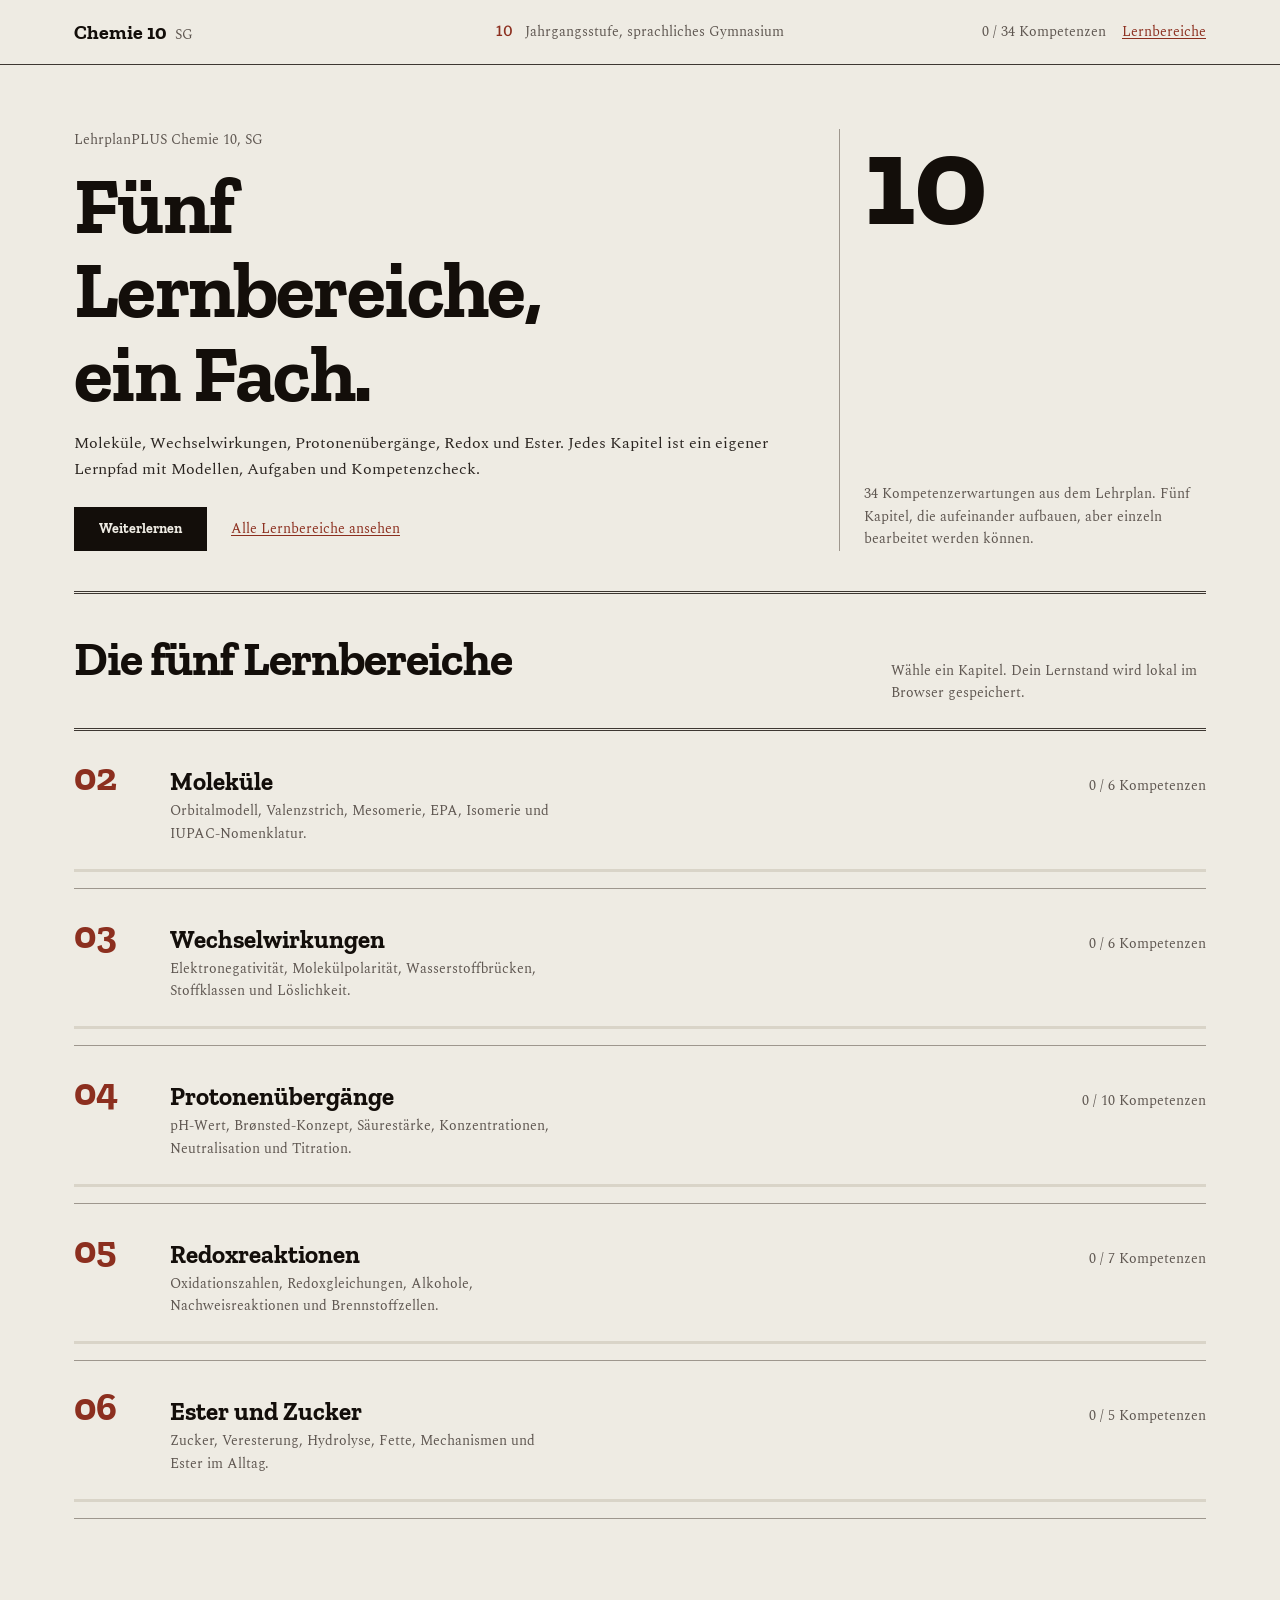
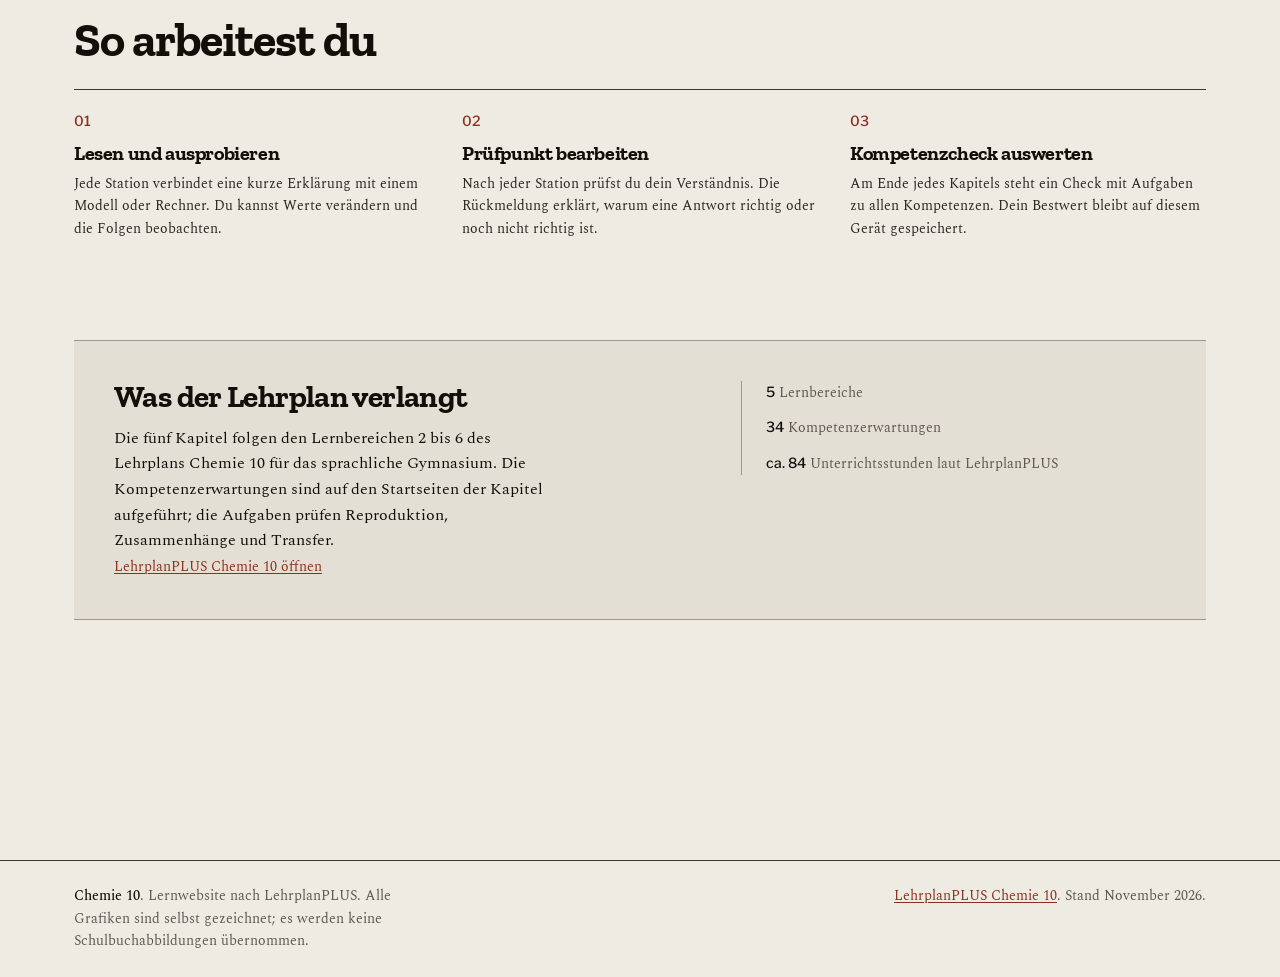
<file: SGChemie10/index.html>
<!doctype html>
<html lang="de">
<head>
<meta charset="utf-8">
<meta name="viewport" content="width=device-width, initial-scale=1">
<link rel="icon" href="data:,">
<title>Chemie 10: Fünf Lernbereiche, ein Fach</title>
<meta name="description" content="Interaktive Lernwebsites zu den fünf Lernbereichen der Chemie 10 am sprachlichen Gymnasium: Moleküle, Wechselwirkungen, Protonenübergänge, Redox und Ester.">
<link rel="preconnect" href="https://fonts.googleapis.com">
<link rel="preconnect" href="https://fonts.gstatic.com" crossorigin>
<link href="https://fonts.googleapis.com/css2?family=Zilla+Slab:wght@700&family=Spectral:ital,wght@0,400;0,500;1,400&family=Libre+Franklin:wght@500&display=swap" rel="stylesheet">
<style>
/* Hallmark · shape: app screen · genre: editorial · theme: Newsprint (deal 3/3, seed interaktive-chemie-lernwebsite-fuer-die-9539·9648ff15·2026-11-02·r0) · job: learn · scope: app
 * hero: none (app screen) · nav: masthead + station sidebar · footer: colophon · imagery: none, own SVG diagrams · signature: five subject instruments
 * axes: light/slab-serif/warm · posture: restrained · contrast: pass · fold: pass · v2.0.0 */
html { overflow-x: clip; }
body { overflow-x: clip; }
</style>
<link rel="stylesheet" href="assets/tokens.css">
<link rel="stylesheet" href="assets/base.css">
<link rel="stylesheet" href="assets/app.css">
</head>
<body data-page="hub">
<a class="skip" href="#main">Zum Inhalt springen</a>
<header class="masthead">
  <div class="masthead__inner">
    <a class="brand" href="index.html" aria-label="Zur Startseite Chemie 10"><span>Chemie 10</span><span class="brand__tag">SG</span></a>
    <p class="issue"><span class="issue__num">10</span> Jahrgangsstufe, sprachliches Gymnasium</p>
    <div class="masthead__actions">
      <span class="progress-inline"><span data-hub-total>0 / 34</span> Kompetenzen</span>
      <a class="quiet-link" href="#lernbereiche">Lernbereiche</a>
    </div>
  </div>
</header>

<main class="hub" id="main">
  <section class="hub-hero" aria-labelledby="hub-title">
    <div>
      <p class="hub-hero__issue">LehrplanPLUS Chemie 10, SG</p>
      <h1 id="hub-title">Fünf Lernbereiche, ein Fach.</h1>
      <p class="lead">Moleküle, Wechselwirkungen, Protonenübergänge, Redox und Ester. Jedes Kapitel ist ein eigener Lernpfad mit Modellen, Aufgaben und Kompetenzcheck.</p>
      <div class="hub-hero__actions">
        <a class="btn" href="10-2-molekuele.html" data-continue>Weiterlernen</a>
        <a class="quiet-link" href="#lernbereiche">Alle Lernbereiche ansehen</a>
      </div>
    </div>
    <aside class="hub-hero__aside">
      <p class="hub-hero__number">10</p>
      <p>34 Kompetenzerwartungen aus dem Lehrplan. Fünf Kapitel, die aufeinander aufbauen, aber einzeln bearbeitet werden können.</p>
    </aside>
  </section>

  <section class="hub-index" id="lernbereiche" aria-labelledby="index-title">
    <div class="hub-index__head">
      <h2 id="index-title">Die fünf Lernbereiche</h2>
      <p>Wähle ein Kapitel. Dein Lernstand wird lokal im Browser gespeichert.</p>
    </div>
    <ol class="chapter-list">
      <li class="chapter" data-chapter="lb2">
        <a href="10-2-molekuele.html">
          <span class="chapter__num">02</span>
          <span class="chapter__body">
            <span class="chapter__title">Moleküle</span>
            <span class="chapter__desc">Orbitalmodell, Valenzstrich, Mesomerie, EPA, Isomerie und IUPAC-Nomenklatur.</span>
          </span>
          <span class="chapter__meta"><span><span data-hub-progress="lb2">0 / 6</span> Kompetenzen</span></span>
        </a>
        <div class="chapter__track" aria-hidden="true"><i data-hub-bar="lb2" style="--p:0"></i></div>
      </li>
      <li class="chapter" data-chapter="lb3">
        <a href="10-3-wechselwirkungen.html">
          <span class="chapter__num">03</span>
          <span class="chapter__body">
            <span class="chapter__title">Wechselwirkungen</span>
            <span class="chapter__desc">Elektronegativität, Molekülpolarität, Wasserstoffbrücken, Stoffklassen und Löslichkeit.</span>
          </span>
          <span class="chapter__meta"><span><span data-hub-progress="lb3">0 / 6</span> Kompetenzen</span></span>
        </a>
        <div class="chapter__track" aria-hidden="true"><i data-hub-bar="lb3" style="--p:0"></i></div>
      </li>
      <li class="chapter" data-chapter="lb4">
        <a href="10-4-protonenuebergaenge.html">
          <span class="chapter__num">04</span>
          <span class="chapter__body">
            <span class="chapter__title">Protonenübergänge</span>
            <span class="chapter__desc">pH-Wert, Brønsted-Konzept, Säurestärke, Konzentrationen, Neutralisation und Titration.</span>
          </span>
          <span class="chapter__meta"><span><span data-hub-progress="lb4">0 / 10</span> Kompetenzen</span></span>
        </a>
        <div class="chapter__track" aria-hidden="true"><i data-hub-bar="lb4" style="--p:0"></i></div>
      </li>
      <li class="chapter" data-chapter="lb5">
        <a href="10-5-redox.html">
          <span class="chapter__num">05</span>
          <span class="chapter__body">
            <span class="chapter__title">Redoxreaktionen</span>
            <span class="chapter__desc">Oxidationszahlen, Redoxgleichungen, Alkohole, Nachweisreaktionen und Brennstoffzellen.</span>
          </span>
          <span class="chapter__meta"><span><span data-hub-progress="lb5">0 / 7</span> Kompetenzen</span></span>
        </a>
        <div class="chapter__track" aria-hidden="true"><i data-hub-bar="lb5" style="--p:0"></i></div>
      </li>
      <li class="chapter" data-chapter="lb6">
        <a href="10-6-ester.html">
          <span class="chapter__num">06</span>
          <span class="chapter__body">
            <span class="chapter__title">Ester und Zucker</span>
            <span class="chapter__desc">Zucker, Veresterung, Hydrolyse, Fette, Mechanismen und Ester im Alltag.</span>
          </span>
          <span class="chapter__meta"><span><span data-hub-progress="lb6">0 / 5</span> Kompetenzen</span></span>
        </a>
        <div class="chapter__track" aria-hidden="true"><i data-hub-bar="lb6" style="--p:0"></i></div>
      </li>
    </ol>
  </section>

  <section class="hub-how" aria-labelledby="how-title">
    <h2 id="how-title">So arbeitest du</h2>
    <ol class="steps">
      <li>
        <p class="step-num">01</p>
        <h3>Lesen und ausprobieren</h3>
        <p>Jede Station verbindet eine kurze Erklärung mit einem Modell oder Rechner. Du kannst Werte verändern und die Folgen beobachten.</p>
      </li>
      <li>
        <p class="step-num">02</p>
        <h3>Prüfpunkt bearbeiten</h3>
        <p>Nach jeder Station prüfst du dein Verständnis. Die Rückmeldung erklärt, warum eine Antwort richtig oder noch nicht richtig ist.</p>
      </li>
      <li>
        <p class="step-num">03</p>
        <h3>Kompetenzcheck auswerten</h3>
        <p>Am Ende jedes Kapitels steht ein Check mit Aufgaben zu allen Kompetenzen. Dein Bestwert bleibt auf diesem Gerät gespeichert.</p>
      </li>
    </ol>
  </section>

  <section class="hub-curriculum" aria-labelledby="curriculum-title">
    <div>
      <h2 id="curriculum-title">Was der Lehrplan verlangt</h2>
      <p>Die fünf Kapitel folgen den Lernbereichen 2 bis 6 des Lehrplans Chemie 10 für das sprachliche Gymnasium. Die Kompetenzerwartungen sind auf den Startseiten der Kapitel aufgeführt; die Aufgaben prüfen Reproduktion, Zusammenhänge und Transfer.</p>
      <a class="quiet-link" href="https://www.lehrplanplus.bayern.de/fachlehrplan/gymnasium/10/chemie/ch" target="_blank" rel="noopener">LehrplanPLUS Chemie 10 öffnen</a>
    </div>
    <div class="hub-curriculum__facts">
      <p><b>5</b> Lernbereiche</p>
      <p><b>34</b> Kompetenzerwartungen</p>
      <p><b>ca. 84</b> Unterrichtsstunden laut LehrplanPLUS</p>
    </div>
  </section>
</main>

<footer class="colophon">
  <div class="colophon__inner">
    <p><strong>Chemie 10</strong>. Lernwebsite nach LehrplanPLUS. Alle Grafiken sind selbst gezeichnet; es werden keine Schulbuchabbildungen übernommen.</p>
    <p><a href="https://www.lehrplanplus.bayern.de/fachlehrplan/gymnasium/10/chemie/ch" target="_blank" rel="noopener">LehrplanPLUS Chemie 10</a>. Stand November 2026.</p>
  </div>
</footer>

<script src="assets/app.js" defer></script>
</body>
</html>
</file>
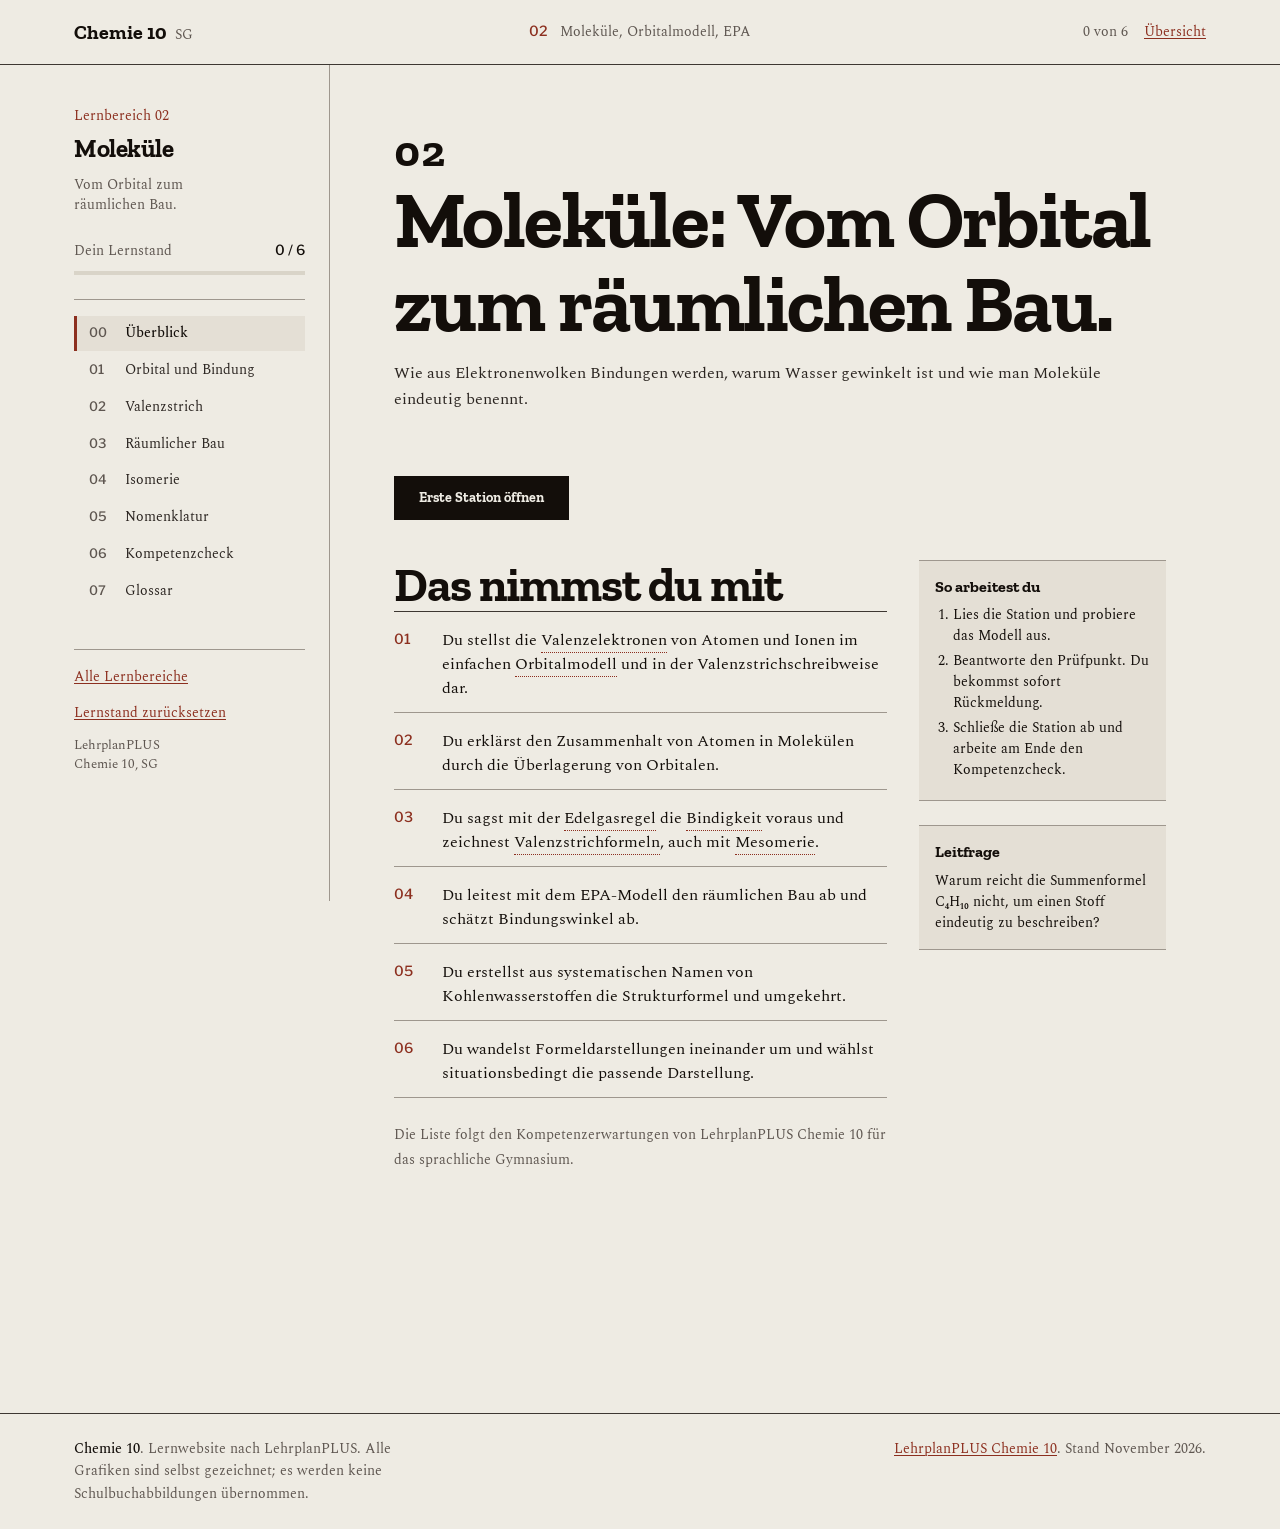
<file: SGChemie10/10-2-molekuele.html>
<!doctype html>
<html lang="de">
<head>
<meta charset="utf-8">
<meta name="viewport" content="width=device-width, initial-scale=1">
<link rel="icon" href="data:,">
<title>Moleküle: Orbital, EPA und Nomenklatur | Chemie 10</title>
<meta name="description" content="Interaktiver Lernpfad zu Molekülen, Orbitalmodell, Valenzstrichformeln, EPA-Modell, Isomerie und IUPAC-Nomenklatur für Chemie 10 am SG.">
<link rel="preconnect" href="https://fonts.googleapis.com">
<link rel="preconnect" href="https://fonts.gstatic.com" crossorigin>
<link href="https://fonts.googleapis.com/css2?family=Zilla+Slab:wght@700&family=Spectral:ital,wght@0,400;0,500;1,400&family=Libre+Franklin:wght@500&display=swap" rel="stylesheet">
<style>
/* Hallmark · shape: app screen · genre: editorial · theme: Newsprint (deal 3/3, seed interaktive-chemie-lernwebsite-fuer-die-9539·9648ff15·2026-11-02·r0) · job: learn · scope: app
 * hero: none (app screen) · nav: masthead + station sidebar · footer: colophon · imagery: none, own SVG diagrams · signature: five subject instruments
 * axes: light/slab-serif/warm · posture: restrained · contrast: pass · fold: pass · v2.0.0 */
html { overflow-x: clip; }
body { overflow-x: clip; }
</style>
<link rel="stylesheet" href="assets/tokens.css">
<link rel="stylesheet" href="assets/base.css">
<link rel="stylesheet" href="assets/app.css">
</head>
<body data-page="lb2">
<a class="skip" href="#main">Zum Inhalt springen</a>
<header class="masthead">
  <div class="masthead__inner">
    <a class="brand" href="index.html" aria-label="Zur Übersicht Chemie 10"><span>Chemie 10</span><span class="brand__tag">SG</span></a>
    <p class="issue"><span class="issue__num">02</span> Moleküle, Orbitalmodell, EPA</p>
    <div class="masthead__actions">
      <span class="progress-inline" data-progress-inline aria-live="polite">0 von 6</span>
      <a class="quiet-link" href="index.html">Übersicht</a>
      <button class="menu-btn btn btn--quiet btn--small" type="button" data-menu aria-expanded="false" aria-controls="sidebar">Stationen</button>
    </div>
  </div>
</header>
<div class="app">
  <aside class="sidebar" id="sidebar" aria-label="Stationen">
    <div class="sidebar__head">
      <p class="sidebar__kicker">Lernbereich 02</p>
      <h2 class="sidebar__title">Moleküle</h2>
      <p class="sidebar__deck">Vom Orbital zum räumlichen Bau.</p>
      <div class="progress">
        <div class="progress__line"><span>Dein Lernstand</span><strong data-progress-text>0 / 6</strong></div>
        <div class="progress__track"><i data-progress-bar style="--p:0"></i></div>
      </div>
    </div>
    <nav class="station-nav">
      <a href="#start" data-station-link="start"><span class="station-nav__num">00</span><span>Überblick</span><span class="station-nav__check" aria-hidden="true">✓</span></a>
      <a href="#orbital" data-station-link="orbital"><span class="station-nav__num">01</span><span>Orbital und Bindung</span><span class="station-nav__check" aria-hidden="true">✓</span></a>
      <a href="#valence" data-station-link="valence"><span class="station-nav__num">02</span><span>Valenzstrich</span><span class="station-nav__check" aria-hidden="true">✓</span></a>
      <a href="#epa" data-station-link="epa"><span class="station-nav__num">03</span><span>Räumlicher Bau</span><span class="station-nav__check" aria-hidden="true">✓</span></a>
      <a href="#hydrocarbons" data-station-link="hydrocarbons"><span class="station-nav__num">04</span><span>Isomerie</span><span class="station-nav__check" aria-hidden="true">✓</span></a>
      <a href="#nomenclature" data-station-link="nomenclature"><span class="station-nav__num">05</span><span>Nomenklatur</span><span class="station-nav__check" aria-hidden="true">✓</span></a>
      <a href="#check" data-station-link="check"><span class="station-nav__num">06</span><span>Kompetenzcheck</span><span class="station-nav__check" aria-hidden="true">✓</span></a>
      <a href="#glossar" data-station-link="glossar"><span class="station-nav__num">07</span><span>Glossar</span><span class="station-nav__check" aria-hidden="true">✓</span></a>
    </nav>
    <div class="sidebar__foot">
      <a href="index.html">Alle Lernbereiche</a>
      <button class="quiet-link" type="button" data-reset-open>Lernstand zurücksetzen</button>
      <p>LehrplanPLUS<br>Chemie 10, SG</p>
    </div>
  </aside>

  <main class="main" id="main">
    <section class="station is-active" id="start" data-station="start" data-title="Überblick" aria-labelledby="start-title">
      <header class="station__head">
        <h1 id="start-title"><span class="station__num">02</span> Moleküle: Vom Orbital zum räumlichen Bau.</h1>
        <p class="lead">Wie aus Elektronenwolken Bindungen werden, warum Wasser gewinkelt ist und wie man Moleküle eindeutig benennt.</p>
      </header>
              <a class="btn start-cta" href="#orbital" data-go="orbital" data-start-cta aria-label="Erste Station öffnen: Orbital und Bindung">Erste Station öffnen</a>
      <div class="protocol">
        <div class="protocol__main">
          <h2>Das nimmst du mit</h2>
          <ol class="competencies">
            <li><span class="cnum">01</span><span>Du stellst die Valenzelektronen von Atomen und Ionen im einfachen Orbitalmodell und in der Valenzstrichschreibweise dar.</span></li>
            <li><span class="cnum">02</span><span>Du erklärst den Zusammenhalt von Atomen in Molekülen durch die Überlagerung von Orbitalen.</span></li>
            <li><span class="cnum">03</span><span>Du sagst mit der Edelgasregel die Bindigkeit voraus und zeichnest Valenzstrichformeln, auch mit Mesomerie.</span></li>
            <li><span class="cnum">04</span><span>Du leitest mit dem EPA-Modell den räumlichen Bau ab und schätzt Bindungswinkel ab.</span></li>
            <li><span class="cnum">05</span><span>Du erstellst aus systematischen Namen von Kohlenwasserstoffen die Strukturformel und umgekehrt.</span></li>
            <li><span class="cnum">06</span><span>Du wandelst Formeldarstellungen ineinander um und wählst situationsbedingt die passende Darstellung.</span></li>
          </ol>
          <p><small>Die Liste folgt den Kompetenzerwartungen von LehrplanPLUS Chemie 10 für das sprachliche Gymnasium.</small></p>
        </div>
        <aside class="protocol__margin">
          <div class="note">
            <p class="note__title">So arbeitest du</p>
            <ol>
              <li>Lies die Station und probiere das Modell aus.</li>
              <li>Beantworte den Prüfpunkt. Du bekommst sofort Rückmeldung.</li>
              <li>Schließe die Station ab und arbeite am Ende den Kompetenzcheck.</li>
            </ol>
          </div>
          <div class="note">
            <p class="note__title">Leitfrage</p>
            <p>Warum reicht die Summenformel C₄H₁₀ nicht, um einen Stoff eindeutig zu beschreiben?</p>
          </div>
        </aside>
      </div>
    </section>

    <section class="station" id="orbital" data-station="orbital" data-title="Orbital und Bindung" aria-labelledby="orbital-title">
      <header class="station__head">
        <h2 id="orbital-title"><span class="station__num">01</span> Warum halten Atome zusammen?</h2>
        <p class="lead">Zwei Wasserstoffatome bilden eine Bindung, zwei Heliumatome nicht. Das Molekülorbitalschema erklärt den Unterschied.</p>
      </header>
      <div class="protocol">
        <div class="protocol__main">
          <p>Ein Orbital ist kein Kreis um den Kern, sondern ein Aufenthaltsraum für Elektronen. Treffen zwei Wasserstoffatome aufeinander, überlagern sich ihre 1s-Orbitale. Es entstehen zwei Molekülorbitale: eines mit niedrigerer Energie, das bindende, und eines mit höherer Energie, das antibindende.</p>
          <figure class="tool" data-tool="mo" data-tool-data="mo">
            <div class="tool__head">
              <p class="tool__title">Molekülorbitalschema</p>
              <p class="tool__hint">Wähle ein System. Die Pfeile zeigen die Elektronenbesetzung.</p>
            </div>
            <div class="tool__controls" data-tool-controls></div>
            <div class="tool__stage" data-tool-stage><p class="tool__fallback">Das interaktive Schema lädt mit JavaScript. Die Erklärung im Text bleibt lesbar.</p></div>
            <div class="tool__readout" data-tool-readout></div>
            <figcaption class="tool__caption">Modell: Zwei 1s-Atomorbitale überlagern sich zu einem bindenden σ- und einem antibindenden σ*-Molekülorbital.</figcaption>
          </figure>
          <details class="deep">
            <summary>Mehr im Detail: Warum sinkt die Energie?</summary>
            <p>Im bindenden Molekülorbital halten sich die Elektronen bevorzugt zwischen den Kernen auf. Die Anziehung zu beiden Kernen ist dann größer als die Abstoßung der Kerne. Im antibindenden Molekülorbital liegt zwischen den Kernen ein Knoten: Dort ist die Elektronendichte null.</p>
            <p>Die Bindungsordnung berechnet sich aus (bindende Elektronen minus antibindende Elektronen) geteilt durch 2. H₂ hat die Bindungsordnung 1, He₂ hat 0, He₂⁺ hat 0,5.</p>
          </details>
          <section class="checkpoint" aria-labelledby="orbital-check">
            <h3 id="orbital-check">Prüfpunkt</h3>
            <div class="quiz" data-quiz="orbital"><noscript><p class="tool__fallback">Die Prüfpunkt-Aufgaben brauchen JavaScript.</p></noscript></div>
          </section>
          <script type="application/json" data-quiz-data="orbital">
          {
            "questions": [
              {
                "id": "q1",
                "type": "mc",
                "level": "II",
                "competency": "K2",
                "prompt": "Warum existiert He₂ nicht als stabiles Molekül?",
                "options": [
                  "Helium besitzt keine Elektronen für eine Bindung.",
                  "Die zwei zusätzlichen Elektronen besetzen das antibindende MO und heben die Bindung auf.",
                  "Helium kann nur Einfachbindungen ausbilden.",
                  "Die Atomkerne sind zu weit voneinander entfernt."
                ],
                "correct": 1,
                "explain": "He₂ hätte zwei Elektronen im bindenden und zwei im antibindenden MO. Die Bindungsordnung ist null; das Molekül ist nicht stabil."
              },
              {
                "id": "q2",
                "type": "input",
                "level": "II",
                "competency": "K2",
                "prompt": "Welche Bindungsordnung hat He₂⁺?",
                "accept": [
                  "0,5",
                  "0.5",
                  "1/2",
                  "ein halb"
                ],
                "model": "0,5",
                "placeholder": "Zahl eingeben",
                "explain": "He₂⁺ hat zwei bindende und ein antibindendes Elektron. Die Bindungsordnung ist (2 - 1) / 2 = 0,5."
              }
            ]
          }
          </script>
          <div class="station__footer">
            <span class="status" data-station-status></span>
            <div class="station__footer-actions">
              <button class="btn js-only" type="button" data-complete="orbital">Station abschließen</button>
              <a class="quiet-link" href="#valence" data-go="valence" aria-label="Weiter zur Station Valenzstrich">Weiter</a>
            </div>
          </div>
        </div>
        <aside class="protocol__margin">
          <div class="note">
            <p class="note__title">Merke</p>
            <p>Bindende Elektronen senken die Energie, antibindende heben sie an. Erst die Bilanz entscheidet über die Stabilität.</p>
          </div>
          <div class="note">
            <p class="note__title">Fachsprache</p>
            <dl>
              <dt>bindendes MO</dt><dd>Molekülorbital mit niedrigerer Energie; Elektronendichte zwischen den Kernen.</dd>
              <dt>antibindendes MO</dt><dd>Molekülorbital mit höherer Energie; Knoten zwischen den Kernen.</dd>
              <dt>Bindungsordnung</dt><dd>(bindende Elektronen - antibindende Elektronen) / 2.</dd>
            </dl>
          </div>
          <div class="note">
            <p class="note__title">Typischer Fehler</p>
            <p>Das Orbital ist keine feste Bahn. Elektronen halten sich nur mit einer bestimmten Wahrscheinlichkeit dort auf.</p>
          </div>
        </aside>
      </div>
    </section>

    <section class="station" id="valence" data-station="valence" data-title="Valenzstrich" aria-labelledby="valence-title">
      <header class="station__head">
        <h2 id="valence-title"><span class="station__num">02</span> Wie zählt man Elektronen?</h2>
        <p class="lead">Die Valenzstrichformel zeigt bindende und freie Elektronenpaare. Die Edelgasregel sagt, wie viele Bindungen ein Atom eingeht.</p>
      </header>
      <div class="protocol">
        <div class="protocol__main">
          <p>Die Hauptgruppennummer im Periodensystem gibt die Zahl der Valenzelektronen an. Atome erreichen eine besonders stabile Hülle, wenn sie die Edelgaskonfiguration besitzen: Wasserstoff das Duplett, die Elemente der zweiten Periode das Oktett. Bindende Elektronenpaare werden als Strich gezeichnet, freie Paare als kurze Striche.</p>
          <figure class="tool" data-tool="valence" data-tool-data="valence">
            <div class="tool__head">
              <p class="tool__title">Valenzstrich-Werkstatt</p>
              <p class="tool__hint">Wähle ein Molekül oder Ion. Bei Carbonat und Ozon kannst du zwischen mesomeren Strukturen wechseln.</p>
            </div>
            <div class="tool__controls" data-tool-controls></div>
            <div class="tool__stage" data-tool-stage><p class="tool__fallback">Die Valenzstrich-Werkstatt lädt mit JavaScript. Die Erklärung im Text bleibt lesbar.</p></div>
            <div class="tool__readout" data-tool-readout></div>
            <figcaption class="tool__caption">Bindende Paare als Strich, freie Paare als kurze Striche. Die Formalladung hilft, Elektronen sauber zu verteilen.</figcaption>
          </figure>
          <details class="deep">
            <summary>Mehr im Detail: Formalladung und Mesomerie</summary>
            <p>Die Formalladung eines Atoms berechnet sich aus Valenzelektronen minus (freie Elektronen plus halbe Bindungen). Sie ist eine Buchhaltungshilfe, keine echte Ladung. Bei Carbonat und Ozon lässt sich die Doppelbindung in verschiedene Positionen zeichnen. Die tatsächliche Struktur ist ein Zwischenzustand, in dem die π-Elektronen über mehrere Atome verteilt sind.</p>
          </details>
          <section class="checkpoint" aria-labelledby="valence-check">
            <h3 id="valence-check">Prüfpunkt</h3>
            <div class="quiz" data-quiz="valence"><noscript><p class="tool__fallback">Die Prüfpunkt-Aufgaben brauchen JavaScript.</p></noscript></div>
          </section>
          <script type="application/json" data-quiz-data="valence">
          {
            "questions": [
              {
                "id": "q1",
                "type": "mc",
                "level": "I",
                "competency": "K3",
                "prompt": "Wie viele freie Elektronenpaare hat das Sauerstoffatom im Wasser-Molekül?",
                "options": [
                  "0",
                  "1",
                  "2",
                  "3"
                ],
                "correct": 2,
                "explain": "Sauerstoff hat sechs Valenzelektronen. Zwei davon bilden die beiden Bindungen zu Wasserstoff, die übrigen vier bilden zwei freie Paare."
              },
              {
                "id": "q2",
                "type": "input",
                "level": "II",
                "competency": "K3",
                "prompt": "Wie lautet die Formalladung des Stickstoffs im Ammonium-Ion NH₄⁺?",
                "accept": [
                  "+1",
                  "1+",
                  "+I",
                  "1",
                  "eins"
                ],
                "model": "+1",
                "placeholder": "z. B. +1",
                "explain": "Stickstoff hat fünf Valenzelektronen, null freie Elektronen und vier Bindungen. Die Formalladung ist 5 - (0 + 4) = +1."
              }
            ]
          }
          </script>
          <div class="station__footer">
            <span class="status" data-station-status></span>
            <div class="station__footer-actions">
              <button class="btn js-only" type="button" data-complete="valence">Station abschließen</button>
              <a class="quiet-link" href="#epa" data-go="epa" aria-label="Weiter zur Station Räumlicher Bau">Weiter</a>
            </div>
          </div>
        </div>
        <aside class="protocol__margin">
          <div class="note">
            <p class="note__title">Merke</p>
            <p>Edelgasregel: Wasserstoff braucht zwei Elektronen, Kohlenstoff, Stickstoff, Sauerstoff und Fluor brauchen acht.</p>
          </div>
          <div class="note">
            <p class="note__title">Fachsprache</p>
            <dl>
              <dt>bindendes Paar</dt><dd>Elektronenpaar, das zwei Atome verbindet.</dd>
              <dt>freies Paar</dt><dd>Elektronenpaar, das nicht an einer Bindung beteiligt ist.</dd>
              <dt>Mesomerie</dt><dd>Delokalisierung von Elektronen über mehrere Atome.</dd>
            </dl>
          </div>
          <div class="note">
            <p class="note__title">Typischer Fehler</p>
            <p>Nicht jedes Elektronenpaar ist eine Bindung. Freie Paare beeinflussen die Form und die Reaktivität eines Moleküls.</p>
          </div>
        </aside>
      </div>
    </section>

    <section class="station" id="epa" data-station="epa" data-title="Räumlicher Bau" aria-labelledby="epa-title">
      <header class="station__head">
        <h2 id="epa-title"><span class="station__num">03</span> Warum ist Wasser gewinkelt?</h2>
        <p class="lead">Elektronenpaare stoßen sich ab. Ihre Zahl und Anordnung am Zentralatom bestimmen den räumlichen Bau.</p>
      </header>
      <div class="protocol">
        <div class="protocol__main">
          <figure class="tool" data-tool="epa" data-tool-data="epa">
            <div class="tool__head">
              <p class="tool__title">EPA-Labor</p>
              <p class="tool__hint">Ziehen dreht das Modell.</p>
            </div>
            <div class="tool__controls" data-tool-controls></div>
            <div class="tool__stage" data-tool-stage><p class="tool__fallback">Das 3D-Modell lädt mit JavaScript. Die Geometrien und Winkel stehen in der Tabelle im Text.</p></div>
            <div class="tool__readout" data-tool-readout></div>
            <figcaption class="tool__caption">Doppelbindungen zählen als ein Elektronenpaar. Freie Paare werden als Wolken gezeigt.</figcaption>
          </figure>
          <p>Das EPA-Modell geht davon aus, dass sich alle Elektronenpaare am Zentralatom möglichst weit voneinander entfernen. Vier Paare bilden einen Tetraeder, drei eine trigonale Ebene, zwei eine Linie. Freie Paare brauchen mehr Raum; dadurch werden die Bindungswinkel kleiner.</p>
          <details class="deep">
            <summary>Mehr im Detail: Die wichtigsten Geometrien</summary>
            <ul>
              <li>2 Elektronenpaare: linear, 180°, zum Beispiel CO₂.</li>
              <li>3 Elektronenpaare: trigonal planar, 120°, zum Beispiel BCl₃ und CH₂O.</li>
              <li>4 Elektronenpaare: tetraedrisch, 109,5°, zum Beispiel CH₄.</li>
              <li>3 bindende Paare und 1 freies Paar: trigonal pyramidal, 107,3°, zum Beispiel NH₃.</li>
              <li>2 bindende Paare und 2 freie Paare: gewinkelt, etwa 104,5°, zum Beispiel H₂O.</li>
            </ul>
          </details>
          <section class="checkpoint" aria-labelledby="epa-check">
            <h3 id="epa-check">Prüfpunkt</h3>
            <div class="quiz" data-quiz="epa"><noscript><p class="tool__fallback">Die Prüfpunkt-Aufgaben brauchen JavaScript.</p></noscript></div>
          </section>
          <script type="application/json" data-quiz-data="epa">
          {
            "questions": [
              {
                "id": "q1",
                "type": "mc",
                "level": "II",
                "competency": "K4",
                "prompt": "Welchen räumlichen Bau hat das Ammoniak-Molekül NH₃?",
                "options": [
                  "tetraedrisch",
                  "gewinkelt",
                  "linear",
                  "trigonal pyramidal"
                ],
                "correct": 3,
                "explain": "Am Stickstoff liegen drei bindende Paare und ein freies Paar. Die Atomkerne bilden eine trigonale Pyramide; der Winkel ist mit 107,3° kleiner als im Tetraeder."
              },
              {
                "id": "q2",
                "type": "input",
                "level": "II",
                "competency": "K4",
                "prompt": "Welcher Bindungswinkel wird für Wasser angegeben?",
                "accept": [
                  "104,5",
                  "104.5",
                  "104,5°",
                  "104.5°",
                  "105",
                  "105°"
                ],
                "model": "104,5°",
                "placeholder": "Winkel mit Grad",
                "explain": "Zwei freie Paare am Sauerstoff drücken die beiden O-H-Bindungen zusammen. Der Winkel beträgt etwa 104,5°."
              }
            ]
          }
          </script>
          <div class="station__footer">
            <span class="status" data-station-status></span>
            <div class="station__footer-actions">
              <button class="btn js-only" type="button" data-complete="epa">Station abschließen</button>
              <a class="quiet-link" href="#hydrocarbons" data-go="hydrocarbons" aria-label="Weiter zur Station Isomerie">Weiter</a>
            </div>
          </div>
        </div>
        <aside class="protocol__margin">
          <div class="note">
            <p class="note__title">Merke</p>
            <p>Zähle alle Elektronenpaare am Zentralatom, nicht nur die Bindungen. Freie Paare verkleinern den Winkel.</p>
          </div>
          <div class="note">
            <p class="note__title">Fachsprache</p>
            <dl>
              <dt>EPA-Modell</dt><dd>Elektronenpaarabstoßungsmodell zur Vorhersage des räumlichen Baus.</dd>
              <dt>Bindungswinkel</dt><dd>Winkel zwischen zwei Bindungen am Zentralatom.</dd>
              <dt>Elektronenpaar</dt><dd>Zwei Elektronen mit entgegengesetztem Spin; bindend oder frei.</dd>
            </dl>
          </div>
          <div class="note">
            <p class="note__title">Typischer Fehler</p>
            <p>Eine Doppelbindung zählt für die Geometrie als ein Elektronenpaar, nicht als zwei.</p>
          </div>
        </aside>
      </div>
    </section>

    <section class="station" id="hydrocarbons" data-station="hydrocarbons" data-title="Isomerie" aria-labelledby="hydrocarbons-title">
      <header class="station__head">
        <h2 id="hydrocarbons-title"><span class="station__num">04</span> Gleiche Formel, andere Moleküle</h2>
        <p class="lead">C₄H₁₀ beschreibt zwei Stoffe. Isomerie und E/Z-Isomerie erklären, warum die Summenformel nicht reicht.</p>
      </header>
      <div class="protocol">
        <div class="protocol__main">
          <p>Die Alkane bilden eine homologe Reihe: Jedes Glied unterscheidet sich vom vorigen um eine CH₂-Gruppe. Ihre allgemeine Summenformel ist CₙH₂ₙ₊₂. Alkene haben eine Doppelbindung und die Formel CₙH₂ₙ, Alkine eine Dreifachbindung und CₙH₂ₙ₋₂.</p>
          <p>Bei gleicher Summenformel können Atome unterschiedlich verknüpft sein. Solche Moleküle heißen Konstitutionsisomere. Bei Alkenen kommt die E/Z-Isomerie hinzu: Die Verknüpfung bleibt gleich, aber die räumliche Anordnung der Substituenten an der Doppelbindung unterscheidet sich.</p>
          <div class="figure-grid">
            <figure>
              <span class="fig-name">n-Butan</span>
              <svg class="diagram" viewBox="0 0 220 110" role="img" aria-label="Skelettformel von n-Butan mit vier Kohlenstoffatomen in einer Kette">
                <line x1="25" y1="75" x2="75" y2="40" class="rule-strong"/>
                <line x1="75" y1="40" x2="125" y2="75" class="rule-strong"/>
                <line x1="125" y1="75" x2="175" y2="40" class="rule-strong"/>
                <text x="18" y="92" class="label-muted" font-size="11">CH₃</text>
                <text x="182" y="56" class="label-muted" font-size="11">CH₃</text>
              </svg>
              <figcaption>Unverzweigte Kette mit vier Kohlenstoffatomen.</figcaption>
            </figure>
            <figure>
              <span class="fig-name">2-Methylpropan</span>
              <svg class="diagram" viewBox="0 0 220 110" role="img" aria-label="Skelettformel von 2-Methylpropan mit verzweigter Kette">
                <line x1="110" y1="55" x2="60" y2="25" class="rule-strong"/>
                <line x1="110" y1="55" x2="60" y2="85" class="rule-strong"/>
                <line x1="110" y1="55" x2="170" y2="55" class="rule-strong"/>
                <text x="46" y="20" class="label-muted" font-size="11">CH₃</text>
                <text x="46" y="101" class="label-muted" font-size="11">CH₃</text>
                <text x="176" y="60" class="label-muted" font-size="11">CH₃</text>
              </svg>
              <figcaption>Gleiche Summenformel C₄H₁₀, andere Verknüpfung.</figcaption>
            </figure>
            <figure>
              <span class="fig-name">E-2-Buten</span>
              <svg class="diagram" viewBox="0 0 220 110" role="img" aria-label="Skelettformel von E-2-Buten mit Methylgruppen auf gegenüberliegenden Seiten">
                <line x1="75" y1="55" x2="125" y2="55" class="rule-strong"/>
                <line x1="75" y1="59" x2="125" y2="59" class="rule-strong"/>
                <line x1="75" y1="55" x2="35" y2="25" class="rule-strong"/>
                <line x1="125" y1="55" x2="165" y2="85" class="rule-strong"/>
                <text x="26" y="20" class="label-muted" font-size="11">CH₃</text>
                <text x="170" y="101" class="label-muted" font-size="11">CH₃</text>
              </svg>
              <figcaption>Die Methylgruppen liegen auf gegenüberliegenden Seiten.</figcaption>
            </figure>
            <figure>
              <span class="fig-name">Z-2-Buten</span>
              <svg class="diagram" viewBox="0 0 220 110" role="img" aria-label="Skelettformel von Z-2-Buten mit Methylgruppen auf derselben Seite">
                <line x1="75" y1="55" x2="125" y2="55" class="rule-strong"/>
                <line x1="75" y1="59" x2="125" y2="59" class="rule-strong"/>
                <line x1="75" y1="55" x2="35" y2="25" class="rule-strong"/>
                <line x1="125" y1="55" x2="165" y2="25" class="rule-strong"/>
                <text x="26" y="20" class="label-muted" font-size="11">CH₃</text>
                <text x="170" y="20" class="label-muted" font-size="11">CH₃</text>
              </svg>
              <figcaption>Die Methylgruppen liegen auf derselben Seite.</figcaption>
            </figure>
          </div>
          <h3>Konstitution oder räumliche Anordnung?</h3>
          <table class="data-table">
            <caption>Zwei Arten von Isomerie im Vergleich</caption>
            <thead><tr><th>Merkmal</th><th>Konstitutionsisomerie</th><th>E/Z-Isomerie</th></tr></thead>
            <tbody>
              <tr><td>Summenformel</td><td>gleich</td><td>gleich</td></tr>
              <tr><td>Verknüpfung der Atome</td><td>unterschiedlich</td><td>gleich</td></tr>
              <tr><td>Räumliche Anordnung</td><td>folgt aus der Verknüpfung</td><td>unterschiedlich an der Doppelbindung</td></tr>
              <tr><td>Beispiel</td><td>n-Butan und 2-Methylpropan</td><td>E-2-Buten und Z-2-Buten</td></tr>
              <tr><td>Stoffeigenschaften</td><td>meist deutlich unterschiedlich</td><td>ähnlich, aber nicht identisch</td></tr>
            </tbody>
          </table>
          <p>Konstitutionsisomere sind verschiedene Stoffe mit derselben Summenformel, aber unterschiedlicher Atomverknüpfung. E/Z-Isomere haben dieselbe Verknüpfung; sie unterscheiden sich nur in der räumlichen Anordnung um die Doppelbindung. E/Z ist deshalb eine Form der Stereoisomerie, nicht der Konstitutionsisomerie.</p>
          <details class="deep">
            <summary>Mehr im Detail: Wann gilt E und wann Z?</summary>
            <p>Für jede Seite der Doppelbindung wird die Priorität der beiden Substituenten nach der CIP-Regel bestimmt: höhere Ordnungszahl zuerst. Stehen die höher priorisierten Gruppen auf gegenüberliegenden Seiten, ist es E (entgegen); stehen sie auf derselben Seite, ist es Z (zusammen). Bei 2-Buten sind die Methylgruppen auf beiden Seiten die höher priorisierten Gruppen.</p>
          </details>
          <section class="checkpoint" aria-labelledby="hydrocarbons-check">
            <h3 id="hydrocarbons-check">Prüfpunkt</h3>
            <div class="quiz" data-quiz="hydrocarbons"><noscript><p class="tool__fallback">Die Prüfpunkt-Aufgaben brauchen JavaScript.</p></noscript></div>
          </section>
          <script type="application/json" data-quiz-data="hydrocarbons">
          {
            "questions": [
              {
                "id": "q1",
                "type": "mc",
                "level": "I",
                "competency": "K5",
                "prompt": "Welche allgemeine Summenformel gehört zur homologen Reihe der Alkene?",
                "options": [
                  "CₙH₂ₙ",
                  "CₙH₂ₙ₊₂",
                  "CₙH₂ₙ₋₂",
                  "CₙH₂ₙ₊₁"
                ],
                "correct": 0,
                "explain": "Alkene besitzen eine Doppelbindung und zwei Wasserstoffatome weniger als die entsprechenden Alkane: CₙH₂ₙ."
              },
              {
                "id": "q2",
                "type": "mc",
                "level": "II",
                "competency": "K5",
                "prompt": "Welche beiden Moleküle sind Konstitutionsisomere?",
                "options": [
                  "E-2-Buten und Z-2-Buten",
                  "n-Butan und 2-Methylpropan",
                  "Ethen und Ethin",
                  "Propan und Butan"
                ],
                "correct": 1,
                "explain": "n-Butan und 2-Methylpropan haben beide die Summenformel C₄H₁₀, aber eine andere Verknüpfung der Kohlenstoffatome. E- und Z-2-Buten sind Stereoisomere, keine Konstitutionsisomere."
              }
            ]
          }
          </script>
          <div class="station__footer">
            <span class="status" data-station-status></span>
            <div class="station__footer-actions">
              <button class="btn js-only" type="button" data-complete="hydrocarbons">Station abschließen</button>
              <a class="quiet-link" href="#nomenclature" data-go="nomenclature" aria-label="Weiter zur Station Nomenklatur">Weiter</a>
            </div>
          </div>
        </div>
        <aside class="protocol__margin">
          <div class="note">
            <p class="note__title">Merke</p>
            <p>Gleiche Summenformel, andere Verknüpfung: Konstitutionsisomerie. Gleiche Verknüpfung, andere räumliche Anordnung: Stereoisomerie.</p>
          </div>
          <div class="note">
            <p class="note__title">Fachsprache</p>
            <dl>
              <dt>homologe Reihe</dt><dd>Stoffgruppe, deren Glieder sich um eine CH₂-Gruppe unterscheiden.</dd>
              <dt>Konstitutionsisomer</dt><dd>Molekül mit gleicher Summenformel, aber anderer Atomverknüpfung.</dd>
              <dt>E/Z</dt><dd>Bezeichnung der räumlichen Anordnung an einer Doppelbindung nach CIP.</dd>
            </dl>
          </div>
          <div class="note">
            <p class="note__title">Typischer Fehler</p>
            <p>E/Z ist keine Konstitutionsisomerie. Die Verknüpfung bleibt gleich, nur die räumliche Anordnung ändert sich.</p>
          </div>
        </aside>
      </div>
    </section>

    <section class="station" id="nomenclature" data-station="nomenclature" data-title="Nomenklatur" aria-labelledby="nomenclature-title">
      <header class="station__head">
        <h2 id="nomenclature-title"><span class="station__num">05</span> Wie heißt das Molekül?</h2>
        <p class="lead">IUPAC-Namen sind eindeutig. Dieselbe Verbindung lässt sich als Summenformel, Halbstrukturformel, Valenzstrichformel oder Skelettformel schreiben.</p>
      </header>
      <div class="protocol">
        <div class="protocol__main">
          <p>Für die IUPAC-Benennung suchst du zuerst die längste Kohlenstoffkette. Dann nummerierst du so, dass die funktionelle Gruppe oder die Mehrfachbindung die kleinstmögliche Nummer erhält. Substituenten werden mit ihrer Position und ihrem Namen vor die Stammsilbe gesetzt; mehrere Substituenten werden alphabetisch geordnet.</p>
          <table class="data-table">
            <caption>But-2-en in verschiedenen Darstellungen</caption>
            <thead><tr><th>Darstellung</th><th>Schreibweise</th></tr></thead>
            <tbody>
              <tr><td>Summenformel</td><td>C₄H₈</td></tr>
              <tr><td>Halbstrukturformel</td><td>CH₃-CH=CH-CH₃</td></tr>
              <tr><td>Valenzstrichformel</td><td>Beispiel Ethen: Bindungen als Striche, freie Paare als kurze Striche</td></tr>
              <tr><td>Skelettformel</td><td>Zickzacklinie mit einer Doppelbindung</td></tr>
              <tr><td>IUPAC-Name</td><td>But-2-en</td></tr>
            </tbody>
          </table>
          <details class="deep">
            <summary>Mehr im Detail: Die Reihenfolge der Schritte</summary>
            <ol>
              <li>Längste Kette mit der funktionellen Gruppe oder Mehrfachbindung suchen.</li>
              <li>Kette so nummerieren, dass die funktionelle Gruppe oder Mehrfachbindung die kleinste Nummer bekommt.</li>
              <li>Substituenten mit Locant und Namen notieren, alphabetisch sortieren.</li>
              <li>Stammname, Endung und Substituenten zum vollständigen Namen zusammensetzen.</li>
            </ol>
            <p>Die Summenformel allein ist oft mehrdeutig. Erst die Strukturformel oder der systematische Name beschreibt ein Molekül eindeutig.</p>
          </details>
          <section class="checkpoint" aria-labelledby="nomenclature-check">
            <h3 id="nomenclature-check">Prüfpunkt</h3>
            <div class="quiz" data-quiz="nomenclature"><noscript><p class="tool__fallback">Die Prüfpunkt-Aufgaben brauchen JavaScript.</p></noscript></div>
          </section>
          <script type="application/json" data-quiz-data="nomenclature">
          {
            "questions": [
              {
                "id": "q1",
                "type": "input",
                "level": "II",
                "competency": "K5",
                "prompt": "Wie lautet der IUPAC-Name von CH₃-CH(CH₃)-CH₂-CH₃?",
                "accept": [
                  "2-methylbutan",
                  "2 methylbutan",
                  "2-methylbutane"
                ],
                "model": "2-Methylbutan",
                "placeholder": "Name eingeben",
                "explain": "Die längste Kette hat vier Kohlenstoffatome. Die Methylgruppe sitzt an Position 2; der Name ist 2-Methylbutan."
              },
              {
                "id": "q2",
                "type": "input",
                "level": "I",
                "competency": "K6",
                "prompt": "Wie lautet die Summenformel von But-2-en?",
                "accept": [
                  "c4h8",
                  "c₄h₈",
                  "c4h8",
                  "C4H8"
                ],
                "model": "C₄H₈",
                "placeholder": "Formel eingeben",
                "explain": "But-2-en ist ein Alken mit vier Kohlenstoffatomen und einer Doppelbindung. Die Summenformel ist C₄H₈."
              },
              {
                "id": "q3",
                "type": "mc",
                "level": "I",
                "competency": "K6",
                "prompt": "Welche Darstellung zeigt nur die Atomarten und ihre Anzahl, aber keine Verknüpfung?",
                "options": [
                  "Halbstrukturformel",
                  "Skelettformel",
                  "Summenformel",
                  "Valenzstrichformel"
                ],
                "correct": 2,
                "explain": "Die Summenformel nennt nur die Zahl der Atome jeder Sorte. Die Verknüpfung zeigt erst die Strukturformel."
              }
            ]
          }
          </script>
          <div class="station__footer">
            <span class="status" data-station-status></span>
            <div class="station__footer-actions">
              <button class="btn js-only" type="button" data-complete="nomenclature">Station abschließen</button>
              <a class="quiet-link" href="#check" data-go="check" aria-label="Weiter zum Kompetenzcheck">Weiter</a>
            </div>
          </div>
        </div>
        <aside class="protocol__margin">
          <div class="note">
            <p class="note__title">Merke</p>
            <p>Längste Kette, kleinste Locanten, alphabetische Substituenten. Die Endung richtet sich nach der Stoffklasse.</p>
          </div>
          <div class="note">
            <p class="note__title">Fachsprache</p>
            <dl>
              <dt>Locant</dt><dd>Zahl, die die Position eines Substituenten oder einer Mehrfachbindung angibt.</dd>
              <dt>Stammsystem</dt><dd>Kohlenstoffkette, die dem Namen zugrunde liegt.</dd>
              <dt>Skelettformel</dt><dd>Darstellung, in der C- und H-Atome an den Knicken und Enden gedacht werden.</dd>
            </dl>
          </div>
          <div class="note">
            <p class="note__title">Typischer Fehler</p>
            <p>Die Nummerierung beginnt an dem Ende, das der Doppelbindung oder der funktionellen Gruppe die kleinere Nummer gibt.</p>
          </div>
        </aside>
      </div>
    </section>

    <section class="station" id="check" data-station="check" data-title="Kompetenzcheck" aria-labelledby="check-title">
      <header class="station__head">
        <h2 id="check-title"><span class="station__num">06</span> Kompetenzcheck</h2>
        <p class="lead">Zwölf Aufgaben, zwei pro Kompetenz. Werte am Ende aus und lies die Rückmeldungen zu den Aufgaben, die noch offen sind.</p>
      </header>
      <div class="check-banner">
        <div>
          <p class="check-banner__score" data-check-score>0 / 12</p>
          <p class="check-banner__text" data-check-text>Beantworte alle Aufgaben und werte dann aus. Jede Aufgabe zählt einen Punkt.</p>
        </div>
        <p class="check-banner__text">Der Bestwert bleibt gespeichert. Du kannst die Aufgaben zurücksetzen und erneut bearbeiten.</p>
      </div>
      <div class="competency-results" data-check-bars aria-label="Ergebnisse nach Kompetenz"></div>
      <div class="quiz" data-quiz="check"><noscript><p class="tool__fallback">Der Kompetenzcheck braucht JavaScript. Die Lerninhalte bleiben lesbar.</p></noscript></div>
      <div class="check-result" data-check-result hidden></div>
      <script type="application/json" data-quiz-data="check">
          {
            "final": true,
            "competencies": [
              {
                "id": "K1",
                "label": "K1: Orbitalmodell und Valenzelektronen"
              },
              {
                "id": "K2",
                "label": "K2: Zusammenhalt durch Orbitalüberlappung"
              },
              {
                "id": "K3",
                "label": "K3: Edelgasregel, Valenzstrich, Mesomerie"
              },
              {
                "id": "K4",
                "label": "K4: EPA-Modell und Bindungswinkel"
              },
              {
                "id": "K5",
                "label": "K5: Namen und Strukturen von Kohlenwasserstoffen"
              },
              {
                "id": "K6",
                "label": "K6: Formeldarstellungen wechseln"
              }
            ],
            "questions": [
              {
                "id": "c1",
                "type": "mc",
                "level": "I",
                "competency": "K1",
                "prompt": "Welche Aussage beschreibt ein Orbital richtig?",
                "options": [
                  "Es ist eine feste Kreisbahn um den Atomkern.",
                  "Es ist der Atomkern selbst.",
                  "Es ist die Anziehung zwischen zwei Molekülen.",
                  "Es ist ein Aufenthaltsraum für Elektronen mit einer bestimmten Energie."
                ],
                "correct": 3,
                "explain": "Ein Orbital beschreibt einen Raum, in dem sich Elektronen mit hoher Wahrscheinlichkeit aufhalten. Es ist keine feste Bahn."
              },
              {
                "id": "c2",
                "type": "input",
                "level": "I",
                "competency": "K1",
                "prompt": "Wie viele Valenzelektronen hat ein Sauerstoffatom?",
                "accept": [
                  "6",
                  "sechs"
                ],
                "model": "6",
                "placeholder": "Zahl eingeben",
                "explain": "Sauerstoff steht in der sechsten Hauptgruppe und besitzt daher sechs Valenzelektronen."
              },
              {
                "id": "c3",
                "type": "mc",
                "level": "II",
                "competency": "K2",
                "prompt": "Warum ist H₂ stabiler als zwei einzelne Wasserstoffatome?",
                "options": [
                  "Die Elektronen besetzen ein bindendes Molekülorbital mit niedrigerer Energie.",
                  "Die Atomkerne stoßen sich stärker ab als in einzelnen Atomen.",
                  "Die Elektronen besetzen ein antibindendes Molekülorbital.",
                  "Das Molekül besitzt mehr Protonen als zwei einzelne Atome."
                ],
                "correct": 0,
                "explain": "Die Überlappung der 1s-Orbitale erzeugt ein bindendes MO. Die zwei Elektronen besetzen es und senken die Gesamtenergie."
              },
              {
                "id": "c4",
                "type": "input",
                "level": "II",
                "competency": "K2",
                "prompt": "Welche Bindungsordnung hat He₂?",
                "accept": [
                  "0",
                  "null",
                  "0,0"
                ],
                "model": "0",
                "placeholder": "Zahl eingeben",
                "explain": "He₂ hat zwei bindende und zwei antibindende Elektronen. Die Bindungsordnung ist (2 - 2) / 2 = 0."
              },
              {
                "id": "c5",
                "type": "mc",
                "level": "I",
                "competency": "K3",
                "prompt": "Wie viele Bindungen bildet das Stickstoffatom im Ammoniak-Molekül NH₃?",
                "options": [
                  "1",
                  "3",
                  "2",
                  "4"
                ],
                "correct": 1,
                "explain": "Stickstoff hat fünf Valenzelektronen. Drei bilden die Bindungen zu Wasserstoff, zwei bleiben als freies Paar."
              },
              {
                "id": "c6",
                "type": "multi",
                "level": "III",
                "competency": "K3",
                "prompt": "Welche Aussagen zur Mesomerie sind richtig?",
                "options": [
                  "Elektronen sind über mehrere Atome delokalisiert.",
                  "Es gibt nur eine einzige gültige Valenzstrichstruktur.",
                  "Die tatsächliche Struktur liegt zwischen den gezeichneten Grenzstrukturen.",
                  "Mesomerie betrifft nur Ionen, nie neutrale Moleküle."
                ],
                "correct": [
                  0,
                  2
                ],
                "explain": "Bei der Mesomerie werden mehrere Grenzstrukturen gezeichnet. Die Elektronen sind delokalisiert; die reale Struktur ist ein Zwischenzustand. Ozon ist ein neutrales Beispiel."
              },
              {
                "id": "c7",
                "type": "mc",
                "level": "I",
                "competency": "K4",
                "prompt": "Welche Geometrie hat das Kohlendioxid-Molekül CO₂?",
                "options": [
                  "gewinkelt",
                  "tetraedrisch",
                  "linear",
                  "trigonal pyramidal"
                ],
                "correct": 2,
                "explain": "Am Kohlenstoff liegen zwei bindende Elektronenpaare. Sie ordnen sich linear mit einem Winkel von 180° an."
              },
              {
                "id": "c8",
                "type": "input",
                "level": "I",
                "competency": "K4",
                "prompt": "Welcher Bindungswinkel gilt für Methan CH₄?",
                "accept": [
                  "109,5",
                  "109.5",
                  "109,5°",
                  "109.5°"
                ],
                "model": "109,5°",
                "placeholder": "Winkel mit Grad",
                "explain": "Vier bindende Elektronenpaare bilden einen Tetraeder. Der Bindungswinkel beträgt 109,5°."
              },
              {
                "id": "c9",
                "type": "input",
                "level": "I",
                "competency": "K5",
                "prompt": "Wie lautet der Name von CH₃-CH₂-CH₃?",
                "accept": [
                  "propan",
                  "propane"
                ],
                "model": "Propan",
                "placeholder": "Name eingeben",
                "explain": "Drei Kohlenstoffatome in einer Kette ohne Mehrfachbindung ergeben Propan."
              },
              {
                "id": "c10",
                "type": "mc",
                "level": "II",
                "competency": "K5",
                "prompt": "Welche Summenformel gehört zu But-1-en?",
                "options": [
                  "C₄H₁₀",
                  "C₄H₆",
                  "C₅H₁₂",
                  "C₄H₈"
                ],
                "correct": 3,
                "explain": "But-1-en ist ein Alken mit vier Kohlenstoffatomen. Alkene haben die Formel CₙH₂ₙ, also C₄H₈."
              },
              {
                "id": "c11",
                "type": "mc",
                "level": "I",
                "competency": "K6",
                "prompt": "Welche Darstellung zeigt die Verknüpfung als Zickzacklinie, ohne C- und H-Symbole zu schreiben?",
                "options": [
                  "Skelettformel",
                  "Summenformel",
                  "Valenzstrichformel",
                  "Halbstrukturformel"
                ],
                "correct": 0,
                "explain": "In der Skelettformel stehen die Kohlenstoffatome an den Knicken und Enden; Wasserstoffatome werden ergänzt."
              },
              {
                "id": "c12",
                "type": "order",
                "level": "III",
                "competency": "K6",
                "prompt": "Bring die Schritte der IUPAC-Benennung in die richtige Reihenfolge.",
                "items": [
                  "Längste Kohlenstoffkette suchen",
                  "Kette mit den kleinsten Locanten nummerieren",
                  "Substituenten benennen und alphabetisch ordnen",
                  "Stammname und Endung zum vollständigen Namen zusammensetzen"
                ],
                "start": [
                  2,
                  0,
                  3,
                  1
                ],
                "explain": "Zuerst die längste Kette, dann die Nummerierung, dann die Substituenten, zuletzt der vollständige Name."
              }
            ]
          }
          </script>
    </section>

    <section class="station" id="glossar" data-station="glossar" data-title="Glossar" aria-labelledby="glossar-title">
      <header class="station__head">
        <h2 id="glossar-title"><span class="station__num">07</span> Glossar</h2>
        <p class="lead">Die zentralen Begriffe des Lernbereichs in kurzer Form. Suche nach einem Wort oder einem Teil davon.</p>
      </header>
      <div class="glossary-search">
        <label class="visually-hidden" for="glossarySearch">Glossarbegriff suchen</label>
        <input id="glossarySearch" type="search" placeholder="Begriff suchen, zum Beispiel Orbital, EPA, Mesomerie" data-glossary-search autocomplete="off">
        <span data-glossary-count>0</span>
      </div>
      <dl class="glossary" data-glossary>
        <div class="term"><dt>Orbital</dt><dd>Aufenthaltsraum für Elektronen mit einer bestimmten Energie; keine feste Bahn.</dd></div>
        <div class="term"><dt>bindendes Molekülorbital</dt><dd>Molekülorbital mit niedrigerer Energie; die Elektronendichte zwischen den Kernen ist erhöht.</dd></div>
        <div class="term"><dt>antibindendes Molekülorbital</dt><dd>Molekülorbital mit höherer Energie; zwischen den Kernen liegt ein Knoten.</dd></div>
        <div class="term"><dt>Bindungsordnung</dt><dd>Halbierte Differenz aus bindenden und antibindenden Elektronen.</dd></div>
        <div class="term"><dt>Valenzelektron</dt><dd>Elektron in der äußersten Schale; es bestimmt die Bindigkeit.</dd></div>
        <div class="term"><dt>Valenzstrichformel</dt><dd>Darstellung der bindenden und nicht bindenden Elektronenpaare eines Moleküls.</dd></div>
        <div class="term"><dt>Edelgasregel</dt><dd>Atome streben eine Edelgaskonfiguration an: Duplett für Wasserstoff, Oktett für die zweite Periode.</dd></div>
        <div class="term"><dt>Formalladung</dt><dd>Buchhaltungsgröße aus Valenzelektronen minus freien Elektronen minus halben Bindungen.</dd></div>
        <div class="term"><dt>Mesomerie</dt><dd>Delokalisierung von Elektronen über mehrere Atome; mehrere Grenzstrukturen beschreiben dieselbe Struktur.</dd></div>
        <div class="term"><dt>EPA-Modell</dt><dd>Elektronenpaarabstoßungsmodell; Elektronenpaare ordnen sich möglichst weit voneinander an.</dd></div>
        <div class="term"><dt>Bindungswinkel</dt><dd>Winkel zwischen zwei Bindungen am Zentralatom.</dd></div>
        <div class="term"><dt>Konstitutionsisomerie</dt><dd>Gleiche Summenformel, unterschiedliche Verknüpfung der Atome.</dd></div>
        <div class="term"><dt>E/Z-Isomerie</dt><dd>Unterschiedliche räumliche Anordnung an einer Doppelbindung nach CIP-Priorität.</dd></div>
        <div class="term"><dt>IUPAC-Nomenklatur</dt><dd>Internationale Regeln zur eindeutigen Benennung chemischer Verbindungen.</dd></div>
        <div class="term"><dt>Summenformel</dt><dd>Zahl der Atome jeder Sorte in einem Molekül, ohne Verknüpfung.</dd></div>
        <div class="term"><dt>Skelettformel</dt><dd>Darstellung, in der Kohlenstoffatome an Knicken und Enden stehen und Wasserstoffatome ergänzt werden.</dd></div>
      </dl>
      <p class="glossary-empty" data-glossary-empty hidden>Kein Begriff gefunden. Versuche einen anderen Suchbegriff.</p>
      <div class="station__footer">
        <span class="status" data-station-status></span>
        <div class="station__footer-actions">
          <a class="quiet-link" href="#check" data-go="check">Zum Kompetenzcheck</a>
          <a class="quiet-link" href="index.html">Alle Lernbereiche</a>
        </div>
      </div>
    </section>
  </main>
</div>

<footer class="colophon">
  <div class="colophon__inner">
    <p><strong>Chemie 10</strong>. Lernwebsite nach LehrplanPLUS. Alle Grafiken sind selbst gezeichnet; es werden keine Schulbuchabbildungen übernommen.</p>
    <p><a href="https://www.lehrplanplus.bayern.de/fachlehrplan/gymnasium/10/chemie/ch" target="_blank" rel="noopener">LehrplanPLUS Chemie 10</a>. Stand November 2026.</p>
  </div>
</footer>

<dialog class="dialog" id="resetDialog" aria-labelledby="reset-title">
  <h2 id="reset-title">Lernstand zurücksetzen?</h2>
  <p>Alle lokalen Ergebnisse dieser Seite werden gelöscht. Die Lerninhalte bleiben erhalten.</p>
  <div class="dialog__actions">
    <button class="btn btn--quiet" type="button" data-reset-cancel>Abbrechen</button>
    <button class="btn" type="button" data-reset-confirm>Ja, zurücksetzen</button>
  </div>
</dialog>

<script type="application/json" data-tool-data="mo">
{
  "systems": [
    { "id": "h2", "label": "H₂", "aoLabel": "H", "aoLeft": 1, "aoRight": 1, "bonding": 2, "antibonding": 0, "bondOrder": 1, "note": "Zwei Elektronen besetzen das bindende σ-MO. Die Bindungsordnung ist 1; H₂ ist stabil." },
    { "id": "he2", "label": "He₂", "aoLabel": "He", "aoLeft": 2, "aoRight": 2, "bonding": 2, "antibonding": 2, "bondOrder": 0, "note": "Die zwei zusätzlichen Elektronen besetzen das antibindende σ*-MO. Die Bindungsordnung ist 0; He₂ existiert nicht als stabiles Molekül." },
    { "id": "he2plus", "label": "He₂⁺", "aoLabel": "He", "aoLeft": 2, "aoRight": 1, "bonding": 2, "antibonding": 1, "bondOrder": 0.5, "note": "Ein Elektron weniger im antibindenden MO. Die Bindungsordnung ist 0,5; das Ion ist schwach gebunden." }
  ]
}
</script>
<script type="application/json" data-tool-data="valence">
{
  "molecules": [
    {
      "id": "h2o", "label": "H₂O", "center": "O", "valence": 8,
      "terminals": [{ "el": "H", "x": 220, "y": 120, "lp": 0 }, { "el": "H", "x": 420, "y": 120, "lp": 0 }],
      "bonds": [1, 1], "centerLp": 2, "charges": [],
      "note": "Sauerstoff hat zwei bindende und zwei freie Elektronenpaare; die Oktettregel ist erfüllt."
    },
    {
      "id": "nh3", "label": "NH₃", "center": "N", "valence": 8,
      "terminals": [{ "el": "H", "x": 220, "y": 250, "lp": 0 }, { "el": "H", "x": 420, "y": 250, "lp": 0 }, { "el": "H", "x": 320, "y": 300, "lp": 0 }],
      "bonds": [1, 1, 1], "centerLp": 1, "charges": [],
      "note": "Stickstoff hat drei bindende Paare und ein freies Paar. Die Oktettregel ist erfüllt."
    },
    {
      "id": "co2", "label": "CO₂", "center": "C", "valence": 16,
      "terminals": [{ "el": "O", "x": 180, "y": 190, "lp": 2 }, { "el": "O", "x": 460, "y": 190, "lp": 2 }],
      "bonds": [2, 2], "centerLp": 0, "charges": [],
      "note": "Kohlenstoff bildet zwei Doppelbindungen. Jedes Sauerstoffatom hat zwei freie Paare."
    },
    {
      "id": "ch4", "label": "CH₄", "center": "C", "valence": 8,
      "terminals": [{ "el": "H", "x": 320, "y": 85, "lp": 0 }, { "el": "H", "x": 210, "y": 255, "lp": 0 }, { "el": "H", "x": 430, "y": 255, "lp": 0 }, { "el": "H", "x": 320, "y": 315, "lp": 0 }],
      "bonds": [1, 1, 1, 1], "centerLp": 0, "charges": [],
      "note": "Kohlenstoff teilt vier Elektronenpaare mit vier Wasserstoffatomen. Es bleiben keine freien Paare am Kohlenstoff."
    },
    {
      "id": "hcn", "label": "HCN", "center": "C", "valence": 10,
      "terminals": [{ "el": "H", "x": 180, "y": 190, "lp": 0 }, { "el": "N", "x": 460, "y": 190, "lp": 1 }],
      "bonds": [1, 3], "centerLp": 0, "charges": [],
      "note": "Zwischen Kohlenstoff und Stickstoff liegt eine Dreifachbindung. Stickstoff hat ein freies Paar."
    },
    {
      "id": "co3", "label": "CO₃²⁻", "center": "C", "valence": 24,
      "terminals": [{ "el": "O", "x": 320, "y": 85, "lp": 2 }, { "el": "O⁻", "x": 205, "y": 280, "lp": 3 }, { "el": "O⁻", "x": 435, "y": 280, "lp": 3 }],
      "bonds": [2, 1, 1], "centerLp": 0, "charges": [],
      "alt": {
        "terminals": [{ "el": "O⁻", "x": 320, "y": 85, "lp": 3 }, { "el": "O", "x": 205, "y": 280, "lp": 2 }, { "el": "O⁻", "x": 435, "y": 280, "lp": 3 }],
        "bonds": [1, 2, 1], "charges": [],
        "note": "Zweite Grenzstruktur: Die Doppelbindung liegt an einem anderen Sauerstoffatom. Die wirkliche Struktur ist ein Mesomerie-Hybrid."
      },
      "note": "Carbonat hat drei gleichwertige Sauerstoffatome. Die Doppelbindung ist über das Ion delokalisiert; die Ladung verteilt sich."
    },
    {
      "id": "o3", "label": "O₃", "center": "O⁺", "valence": 18,
      "terminals": [{ "el": "O", "x": 205, "y": 105, "lp": 2 }, { "el": "O⁻", "x": 435, "y": 105, "lp": 3 }],
      "bonds": [2, 1], "centerLp": 1, "charges": [],
      "alt": {
        "terminals": [{ "el": "O⁻", "x": 205, "y": 105, "lp": 3 }, { "el": "O", "x": 435, "y": 105, "lp": 2 }],
        "bonds": [1, 2], "charges": [],
        "note": "Zweite Grenzstruktur von Ozon: Die Doppelbindung liegt am anderen Sauerstoffatom."
      },
      "note": "Ozon ist gewinkelt. Die positive Formalladung am zentralen Sauerstoff und die negative am endständigen Sauerstoff zeigen die Delokalisierung."
    }
  ]
}
</script>
<script type="application/json" data-tool-data="epa">
{
  "molecules": [
    { "id": "ch4", "label": "CH₄", "center": "C", "ligands": [{ "el": "H", "order": 1 }, { "el": "H", "order": 1 }, { "el": "H", "order": 1 }, { "el": "H", "order": 1 }], "shape": "tetra", "geometry": "tetraedrisch", "angle": "109,5°", "angleValue": 109.5, "pairs": "4 bindende", "loneDirs": [], "note": "Vier bindende Paare bilden einen Tetraeder. Alle Winkel sind gleich groß." },
    { "id": "nh3", "label": "NH₃", "center": "N", "ligands": [{ "el": "H", "order": 1 }, { "el": "H", "order": 1 }, { "el": "H", "order": 1 }], "shape": "pyramidal", "geometry": "trigonal pyramidal", "angle": "107,3°", "angleValue": 107.3, "pairs": "3 bindende, 1 freies", "loneDirs": [[0, -1, 0]], "note": "Das freie Paar drückt die drei N-H-Bindungen zusammen. Der Winkel ist kleiner als im Tetraeder." },
    { "id": "h2o", "label": "H₂O", "center": "O", "ligands": [{ "el": "H", "order": 1 }, { "el": "H", "order": 1 }], "shape": "bent", "geometry": "gewinkelt", "angle": "104,5°", "angleValue": 104.5, "pairs": "2 bindende, 2 freie", "loneDirs": [[-0.5, 1, 0], [0.5, 1, 0]], "note": "Zwei freie Paare am Sauerstoff verkleinern den Winkel zwischen den beiden O-H-Bindungen." },
    { "id": "co2", "label": "CO₂", "center": "C", "ligands": [{ "el": "O", "order": 2 }, { "el": "O", "order": 2 }], "shape": "linear", "geometry": "linear", "angle": "180°", "angleValue": 180, "pairs": "2 bindende", "loneDirs": [], "note": "Zwei bindende Paare liegen sich gegenüber. Das Molekül ist linear." },
    { "id": "ch2o", "label": "CH₂O", "center": "C", "ligands": [{ "el": "H", "order": 1 }, { "el": "H", "order": 1 }, { "el": "O", "order": 2 }], "shape": "trigonal", "geometry": "trigonal planar", "angle": "120°", "angleValue": 120, "pairs": "3 bindende", "loneDirs": [], "note": "Drei bindende Paare ordnen sich trigonal planar an. Die Doppelbindung zählt als ein Paar." },
    { "id": "bcl3", "label": "BCl₃", "center": "B", "ligands": [{ "el": "Cl", "order": 1 }, { "el": "Cl", "order": 1 }, { "el": "Cl", "order": 1 }], "shape": "trigonal", "geometry": "trigonal planar", "angle": "120°", "angleValue": 120, "pairs": "3 bindende", "loneDirs": [], "note": "Bor hat nur drei Valenzelektronen. Die Geometrie ist trigonal planar; die Oktettregel ist hier nicht erfüllt." },
    { "id": "ph3", "label": "PH₃", "center": "P", "ligands": [{ "el": "H", "order": 1 }, { "el": "H", "order": 1 }, { "el": "H", "order": 1 }], "shape": "pyramidal", "geometry": "trigonal pyramidal", "angle": "93,5°", "angleValue": 93.5, "pairs": "3 bindende, 1 freies", "loneDirs": [[0, -1, 0]], "note": "Das freie Paar am Phosphor ist raumgreifend; der Winkel ist deutlich kleiner als bei Ammoniak." },
    { "id": "h2s", "label": "H₂S", "center": "S", "ligands": [{ "el": "H", "order": 1 }, { "el": "H", "order": 1 }], "shape": "bent", "geometry": "gewinkelt", "angle": "92°", "angleValue": 92, "pairs": "2 bindende, 2 freie", "loneDirs": [[-0.5, 1, 0], [0.5, 1, 0]], "note": "Schwefelwasserstoff ist gewinkelt. Der Winkel ist kleiner als bei Wasser, weil das Schwefelatom größer ist." }
  ]
}
</script>
<script src="assets/tools.js" defer></script>
<script src="assets/app.js" defer></script>
</body>
</html>
</file>
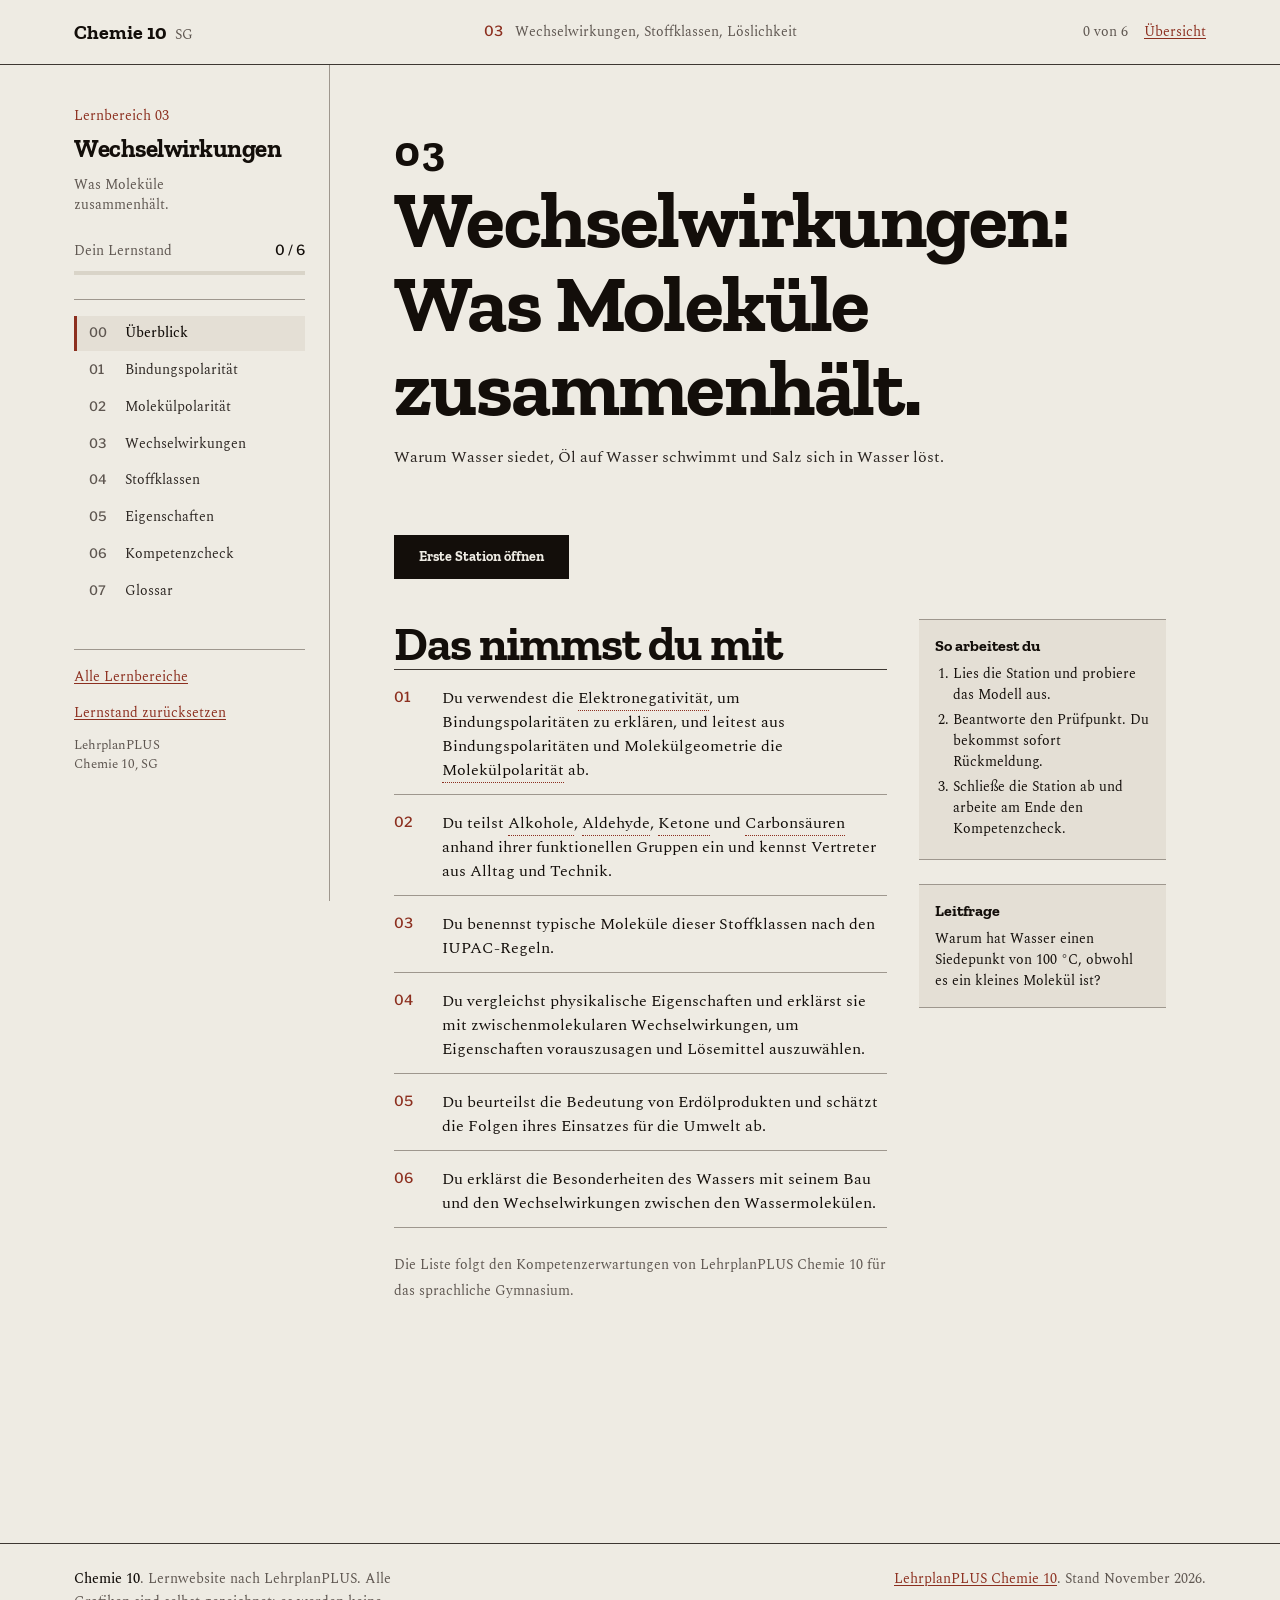
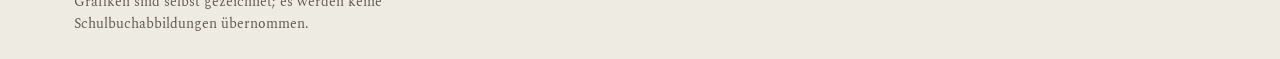
<file: SGChemie10/10-3-wechselwirkungen.html>
<!doctype html>
<html lang="de">
<head>
<meta charset="utf-8">
<meta name="viewport" content="width=device-width, initial-scale=1">
<link rel="icon" href="data:,">
<title>Wechselwirkungen: Was Moleküle zusammenhält | Chemie 10</title>
<meta name="description" content="Interaktiver Lernpfad zu Elektronegativität, Molekülpolarität, zwischenmolekularen Wechselwirkungen, Stoffklassen und Löslichkeit für Chemie 10 am SG.">
<link rel="preconnect" href="https://fonts.googleapis.com">
<link rel="preconnect" href="https://fonts.gstatic.com" crossorigin>
<link href="https://fonts.googleapis.com/css2?family=Zilla+Slab:wght@700&family=Spectral:ital,wght@0,400;0,500;1,400&family=Libre+Franklin:wght@500&display=swap" rel="stylesheet">
<style>
/* Hallmark · shape: app screen · genre: editorial · theme: Newsprint (deal 3/3, seed interaktive-chemie-lernwebsite-fuer-die-9539·9648ff15·2026-11-02·r0) · job: learn · scope: app
 * hero: none (app screen) · nav: masthead + station sidebar · footer: colophon · imagery: none, own SVG diagrams · signature: five subject instruments
 * axes: light/slab-serif/warm · posture: restrained · contrast: pass · fold: pass · v2.0.0 */
html { overflow-x: clip; }
body { overflow-x: clip; }
</style>
<link rel="stylesheet" href="assets/tokens.css">
<link rel="stylesheet" href="assets/base.css">
<link rel="stylesheet" href="assets/app.css">
</head>
<body data-page="lb3">
<a class="skip" href="#main">Zum Inhalt springen</a>
<header class="masthead">
  <div class="masthead__inner">
    <a class="brand" href="index.html" aria-label="Zur Übersicht Chemie 10"><span>Chemie 10</span><span class="brand__tag">SG</span></a>
    <p class="issue"><span class="issue__num">03</span> Wechselwirkungen, Stoffklassen, Löslichkeit</p>
    <div class="masthead__actions">
      <span class="progress-inline" data-progress-inline aria-live="polite">0 von 6</span>
      <a class="quiet-link" href="index.html">Übersicht</a>
      <button class="menu-btn btn btn--quiet btn--small" type="button" data-menu aria-expanded="false" aria-controls="sidebar">Stationen</button>
    </div>
  </div>
</header>
<div class="app">
  <aside class="sidebar" id="sidebar" aria-label="Stationen">
    <div class="sidebar__head">
      <p class="sidebar__kicker">Lernbereich 03</p>
      <h2 class="sidebar__title">Wechselwirkungen</h2>
      <p class="sidebar__deck">Was Moleküle zusammenhält.</p>
      <div class="progress">
        <div class="progress__line"><span>Dein Lernstand</span><strong data-progress-text>0 / 6</strong></div>
        <div class="progress__track"><i data-progress-bar style="--p:0"></i></div>
      </div>
    </div>
    <nav class="station-nav">
      <a href="#start" data-station-link="start"><span class="station-nav__num">00</span><span>Überblick</span><span class="station-nav__check" aria-hidden="true">✓</span></a>
      <a href="#polarity" data-station-link="polarity"><span class="station-nav__num">01</span><span>Bindungspolarität</span><span class="station-nav__check" aria-hidden="true">✓</span></a>
      <a href="#geometry" data-station-link="geometry"><span class="station-nav__num">02</span><span>Molekülpolarität</span><span class="station-nav__check" aria-hidden="true">✓</span></a>
      <a href="#imf" data-station-link="imf"><span class="station-nav__num">03</span><span>Wechselwirkungen</span><span class="station-nav__check" aria-hidden="true">✓</span></a>
      <a href="#groups" data-station-link="groups"><span class="station-nav__num">04</span><span>Stoffklassen</span><span class="station-nav__check" aria-hidden="true">✓</span></a>
      <a href="#properties" data-station-link="properties"><span class="station-nav__num">05</span><span>Eigenschaften</span><span class="station-nav__check" aria-hidden="true">✓</span></a>
      <a href="#check" data-station-link="check"><span class="station-nav__num">06</span><span>Kompetenzcheck</span><span class="station-nav__check" aria-hidden="true">✓</span></a>
      <a href="#glossar" data-station-link="glossar"><span class="station-nav__num">07</span><span>Glossar</span><span class="station-nav__check" aria-hidden="true">✓</span></a>
    </nav>
    <div class="sidebar__foot">
      <a href="index.html">Alle Lernbereiche</a>
      <button class="quiet-link" type="button" data-reset-open>Lernstand zurücksetzen</button>
      <p>LehrplanPLUS<br>Chemie 10, SG</p>
    </div>
  </aside>

  <main class="main" id="main">
    <section class="station is-active" id="start" data-station="start" data-title="Überblick" aria-labelledby="start-title">
      <header class="station__head">
        <h1 id="start-title"><span class="station__num">03</span> Wechselwirkungen: Was Moleküle zusammenhält.</h1>
        <p class="lead">Warum Wasser siedet, Öl auf Wasser schwimmt und Salz sich in Wasser löst.</p>
      </header>
              <a class="btn start-cta" href="#polarity" data-go="polarity" data-start-cta aria-label="Erste Station öffnen: Bindungspolarität">Erste Station öffnen</a>
      <div class="protocol">
        <div class="protocol__main">
          <h2>Das nimmst du mit</h2>
          <ol class="competencies">
            <li><span class="cnum">01</span><span>Du verwendest die Elektronegativität, um Bindungspolaritäten zu erklären, und leitest aus Bindungspolaritäten und Molekülgeometrie die Molekülpolarität ab.</span></li>
            <li><span class="cnum">02</span><span>Du teilst Alkohole, Aldehyde, Ketone und Carbonsäuren anhand ihrer funktionellen Gruppen ein und kennst Vertreter aus Alltag und Technik.</span></li>
            <li><span class="cnum">03</span><span>Du benennst typische Moleküle dieser Stoffklassen nach den IUPAC-Regeln.</span></li>
            <li><span class="cnum">04</span><span>Du vergleichst physikalische Eigenschaften und erklärst sie mit zwischenmolekularen Wechselwirkungen, um Eigenschaften vorauszusagen und Lösemittel auszuwählen.</span></li>
            <li><span class="cnum">05</span><span>Du beurteilst die Bedeutung von Erdölprodukten und schätzt die Folgen ihres Einsatzes für die Umwelt ab.</span></li>
            <li><span class="cnum">06</span><span>Du erklärst die Besonderheiten des Wassers mit seinem Bau und den Wechselwirkungen zwischen den Wassermolekülen.</span></li>
          </ol>
          <p><small>Die Liste folgt den Kompetenzerwartungen von LehrplanPLUS Chemie 10 für das sprachliche Gymnasium.</small></p>
        </div>
        <aside class="protocol__margin">
          <div class="note">
            <p class="note__title">So arbeitest du</p>
            <ol>
              <li>Lies die Station und probiere das Modell aus.</li>
              <li>Beantworte den Prüfpunkt. Du bekommst sofort Rückmeldung.</li>
              <li>Schließe die Station ab und arbeite am Ende den Kompetenzcheck.</li>
            </ol>
          </div>
          <div class="note">
            <p class="note__title">Leitfrage</p>
            <p>Warum hat Wasser einen Siedepunkt von 100 °C, obwohl es ein kleines Molekül ist?</p>
          </div>
        </aside>
      </div>
    </section>

    <section class="station" id="polarity" data-station="polarity" data-title="Bindungspolarität" aria-labelledby="polarity-title">
      <header class="station__head">
        <h2 id="polarity-title"><span class="station__num">01</span> Wann ist eine Bindung polar?</h2>
        <p class="lead">Die Elektronegativität entscheidet, welcher Bindungspartner die Elektronen stärker anzieht.</p>
      </header>
      <div class="protocol">
        <div class="protocol__main">
          <p>Die Elektronegativität, kurz EN, ist ein Maß dafür, wie stark ein Atom Bindungselektronen anzieht. Fluor ist das elektronegativste Element, Wasserstoff und Kohlenstoff sind deutlich weniger elektronegativ. Die Differenz der EN-Werte entscheidet über den Charakter der Bindung.</p>
          <table class="data-table">
            <caption>Elektronegativitäten nach Pauling, gerundete Werte</caption>
            <thead><tr><th>Element</th><th>EN</th><th>Element</th><th>EN</th></tr></thead>
            <tbody>
              <tr><td>H</td><td>2,20</td><td>F</td><td>3,98</td></tr>
              <tr><td>C</td><td>2,55</td><td>Cl</td><td>3,16</td></tr>
              <tr><td>N</td><td>3,04</td><td>Br</td><td>2,96</td></tr>
              <tr><td>O</td><td>3,44</td><td>I</td><td>2,66</td></tr>
            </tbody>
          </table>
          <p>Bei einer Differenz unter 0,4 spricht man von einer unpolaren, bei 0,4 bis 1,5 von einer polaren Atombindung. Über 1,5 liegt eher eine Ionenbindung vor. Die Grenzen sind Modellgrenzen, keine scharfen Naturgesetze. Bei einer polaren Bindung entstehen Partialladungen: Der elektronegativere Partner erhält δ-, der andere δ+.</p>
          <details class="deep">
            <summary>Mehr im Detail: Warum sind die Grenzen unscharf?</summary>
            <p>Die Elektronegativität ist keine direkt messbare Größe. Sie wird aus Bindungsenergien oder aus berechneten Ladungsverteilungen abgeleitet. Deshalb gibt es verschiedene Skalen, und die Grenze zwischen polarer Bindung und Ionenbindung ist ein Übergang. Für die Schule reicht die Einteilung, um Stoffeigenschaften zu erklären.</p>
          </details>
          <section class="checkpoint" aria-labelledby="polarity-check">
            <h3 id="polarity-check">Prüfpunkt</h3>
            <div class="quiz" data-quiz="polarity"><noscript><p class="tool__fallback">Die Prüfpunkt-Aufgaben brauchen JavaScript.</p></noscript></div>
          </section>
          <script type="application/json" data-quiz-data="polarity">
          {
            "questions": [
              {
                "id": "q1",
                "type": "mc",
                "level": "II",
                "competency": "K1",
                "prompt": "Welche der folgenden Bindungen ist am stärksten polar?",
                "options": [
                  "H-H",
                  "H-Cl",
                  "C-H",
                  "C-C"
                ],
                "correct": 1,
                "explain": "Die EN-Differenz ist bei H-Cl am größten: 3,16 - 2,20 = 0,96. C-H liegt bei 0,35, H-H und C-C bei 0."
              },
              {
                "id": "q2",
                "type": "input",
                "level": "II",
                "competency": "K1",
                "prompt": "Wie groß ist die Elektronegativitätsdifferenz ΔEN in HCl? (EN: H 2,20; Cl 3,16)",
                "accept": [
                  "0,96",
                  "0.96",
                  "0,96",
                  "96/100"
                ],
                "model": "0,96",
                "placeholder": "Zahl eingeben",
                "explain": "ΔEN = 3,16 - 2,20 = 0,96. Die Bindung ist polar."
              }
            ]
          }
          </script>
          <div class="station__footer">
            <span class="status" data-station-status></span>
            <div class="station__footer-actions">
              <button class="btn js-only" type="button" data-complete="polarity">Station abschließen</button>
              <a class="quiet-link" href="#geometry" data-go="geometry" aria-label="Weiter zur Station Molekülpolarität">Weiter</a>
            </div>
          </div>
        </div>
        <aside class="protocol__margin">
          <div class="note">
            <p class="note__title">Merke</p>
            <p>Die EN steigt im Periodensystem nach rechts und nach oben. Fluor ist der elektronegativste Nichtmetallvertreter.</p>
          </div>
          <div class="note">
            <p class="note__title">Fachsprache</p>
            <dl>
              <dt>Elektronegativität</dt><dd>Maß für die Anziehungskraft eines Atoms auf Bindungselektronen.</dd>
              <dt>Partialladung</dt><dd>Teilladung δ+ oder δ- in einer polaren Bindung.</dd>
              <dt>ΔEN</dt><dd>Differenz der Elektronegativitäten zweier Bindungspartner.</dd>
            </dl>
          </div>
          <div class="note">
            <p class="note__title">Typischer Fehler</p>
            <p>Eine polare Bindung macht noch kein polares Molekül. Entscheidend ist, ob sich die Bindungsdipole im Raum aufheben.</p>
          </div>
        </aside>
      </div>
    </section>

    <section class="station" id="geometry" data-station="geometry" data-title="Molekülpolarität" aria-labelledby="geometry-title">
      <header class="station__head">
        <h2 id="geometry-title"><span class="station__num">02</span> Warum ist CO₂ unpolar?</h2>
        <p class="lead">Bindungsdipole sind Vektoren. Ihre Summe entscheidet, ob ein Molekül einen Gesamtdipol besitzt.</p>
      </header>
      <div class="protocol">
        <div class="protocol__main">
          <figure class="tool" data-tool="polarity" data-tool-data="polarity">
            <div class="tool__head">
              <p class="tool__title">Polaritäts-Check</p>
              <p class="tool__hint">Wähle ein Molekül. Die Pfeile zeigen die Bindungsdipole, der kräftige Pfeil den Gesamtdipol.</p>
            </div>
            <div class="tool__controls" data-tool-controls></div>
            <div class="tool__stage" data-tool-stage><p class="tool__fallback">Der Polaritäts-Check lädt mit JavaScript. Die Beispiele im Text bleiben lesbar.</p></div>
            <div class="tool__readout" data-tool-readout></div>
            <figcaption class="tool__caption">Die EN-Werte stehen unter den Atomsymbolen. Ein Gesamtdipol entsteht nur, wenn die Vektorsumme nicht null ist.</figcaption>
          </figure>
          <p>Kohlendioxid besitzt zwei polare C=O-Bindungen. Weil das Molekül linear ist, zeigen die beiden Dipole in entgegengesetzte Richtungen und heben sich auf. Wasser ist dagegen gewinkelt; die beiden O-H-Dipole addieren sich zu einem Gesamtdipol. Deshalb ist Wasser polar, Kohlendioxid nicht.</p>
          <details class="deep">
            <summary>Mehr im Detail: Symmetrie und Ladungsschwerpunkte</summary>
            <p>Ein Molekül ist ein Dipol, wenn die Schwerpunkte der positiven und negativen Partialladungen nicht zusammenfallen. Bei symmetrischen Molekülen wie CO₂, CH₄ oder CCl₄ fallen sie zusammen. Bei H₂O, NH₃ oder CH₂O fallen sie auseinander. Die Molekülgeometrie entscheidet also mit, ob ein Stoff polar ist.</p>
          </details>
          <section class="checkpoint" aria-labelledby="geometry-check">
            <h3 id="geometry-check">Prüfpunkt</h3>
            <div class="quiz" data-quiz="geometry"><noscript><p class="tool__fallback">Die Prüfpunkt-Aufgaben brauchen JavaScript.</p></noscript></div>
          </section>
          <script type="application/json" data-quiz-data="geometry">
          {
            "questions": [
              {
                "id": "q1",
                "type": "mc",
                "level": "II",
                "competency": "K1",
                "prompt": "Warum ist CO₂ trotz polarer C=O-Bindungen unpolar?",
                "options": [
                  "Kohlenstoff und Sauerstoff haben die gleiche Elektronegativität.",
                  "CO₂ besitzt keine bindenden Elektronenpaare.",
                  "Die beiden Bindungsdipole sind gleich groß und heben sich wegen der linearen Geometrie auf.",
                  "Sauerstoff kann keine Partialladung tragen."
                ],
                "correct": 2,
                "explain": "Die C=O-Dipole zeigen in entgegengesetzte Richtungen. Bei 180° ist die Vektorsumme null; das Molekül hat kein Dipolmoment."
              },
              {
                "id": "q2",
                "type": "mc",
                "level": "I",
                "competency": "K1",
                "prompt": "Welches dieser Moleküle ist ein Dipol?",
                "options": [
                  "CO₂",
                  "CCl₄",
                  "CH₄",
                  "H₂O"
                ],
                "correct": 3,
                "explain": "Wasser ist gewinkelt. Die beiden O-H-Dipole heben sich nicht auf; es bleibt ein Gesamtdipol."
              }
            ]
          }
          </script>
          <div class="station__footer">
            <span class="status" data-station-status></span>
            <div class="station__footer-actions">
              <button class="btn js-only" type="button" data-complete="geometry">Station abschließen</button>
              <a class="quiet-link" href="#imf" data-go="imf" aria-label="Weiter zur Station Wechselwirkungen">Weiter</a>
            </div>
          </div>
        </div>
        <aside class="protocol__margin">
          <div class="note">
            <p class="note__title">Merke</p>
            <p>Bindungsdipole addieren sich als Vektoren. Symmetrische Moleküle können trotz polarer Bindungen unpolar sein.</p>
          </div>
          <div class="note">
            <p class="note__title">Fachsprache</p>
            <dl>
              <dt>Dipol</dt><dd>Molekül mit getrennten Ladungsschwerpunkten und einem Gesamtdipolmoment.</dd>
              <dt>Ladungsschwerpunkt</dt><dd>Mittlerer Ort der positiven beziehungsweise negativen Partialladungen.</dd>
              <dt>Vektorsumme</dt><dd>Addition der einzelnen Bindungsdipole unter Berücksichtigung ihrer Richtung.</dd>
            </dl>
          </div>
          <div class="note">
            <p class="note__title">Typischer Fehler</p>
            <p>Nicht die Zahl der polaren Bindungen entscheidet, sondern ihre räumliche Anordnung.</p>
          </div>
        </aside>
      </div>
    </section>

    <section class="station" id="imf" data-station="imf" data-title="Wechselwirkungen" aria-labelledby="imf-title">
      <header class="station__head">
        <h2 id="imf-title"><span class="station__num">03</span> Warum siedet Wasser so hoch?</h2>
        <p class="lead">Zwischen Molekülen wirken Anziehungskräfte. Ihre Stärke entscheidet über Siedepunkt, Löslichkeit und Viskosität.</p>
      </header>
      <div class="protocol">
        <div class="protocol__main">
          <figure class="tool" data-tool="imf" data-tool-data="imf">
            <div class="tool__head">
              <p class="tool__title">Siedetemperaturen im Vergleich</p>
              <p class="tool__hint">Wähle ein Molekül oder klicke auf einen Punkt. Die Werte sind gerundete Literaturwerte.</p>
            </div>
            <div class="tool__controls" data-tool-controls></div>
            <div class="tool__stage" data-tool-stage><p class="tool__fallback">Die Rangliste lädt mit JavaScript. Die Erklärung im Text bleibt lesbar.</p></div>
            <div class="tool__readout" data-tool-readout></div>
            <figcaption class="tool__caption">Siedetemperaturen bei 1013 hPa. Die Punktlage zeigt den Wert, nicht die Molekülgröße.</figcaption>
          </figure>
          <p>London-Dispersions-Wechselwirkungen wirken zwischen allen Molekülen. Sie entstehen durch spontane und induzierte Dipole und werden mit größerer Oberfläche und mehr Elektronen stärker. Dipol-Dipol-Wechselwirkungen wirken zwischen permanenten Dipolmolekülen. Wasserstoffbrücken sind ein besonders starker Sonderfall: Ein Wasserstoffatom, das an Stickstoff, Sauerstoff oder Fluor gebunden ist, wird von einem freien Elektronenpaar eines dieser Atome angezogen.</p>
          <p>Ion-Dipol-Wechselwirkungen treten zwischen Ionen und polaren Molekülen auf, zum Beispiel zwischen Natrium- und Chlorid-Ionen und Wasser. Van-der-Waals-Wechselwirkungen ist der Überbegriff für London-Dispersions- und Dipol-Dipol-Wechselwirkungen.</p>
          <details class="deep">
            <summary>Mehr im Detail: Warum Wasserstoffbrücken so stark sind</summary>
            <p>Die Bindung N-H, O-H oder F-H ist stark polar. Das Wasserstoffatom trägt eine deutliche positive Partialladung. Das freie Elektronenpaar am elektronegativen Atom ist eine gute Angriffsstelle. Dadurch entsteht eine gerichtete Anziehung, die stärker ist als eine gewöhnliche Dipol-Dipol-Wechselwirkung. Sie erklärt die hohen Siedepunkte von Wasser, Ammoniak und Fluorwasserstoff.</p>
          </details>
          <section class="checkpoint" aria-labelledby="imf-check">
            <h3 id="imf-check">Prüfpunkt</h3>
            <div class="quiz" data-quiz="imf"><noscript><p class="tool__fallback">Die Prüfpunkt-Aufgaben brauchen JavaScript.</p></noscript></div>
          </section>
          <script type="application/json" data-quiz-data="imf">
          {
            "questions": [
              {
                "id": "q1",
                "type": "mc",
                "level": "II",
                "competency": "K4",
                "prompt": "Welche Wechselwirkung erklärt den hohen Siedepunkt von Wasser?",
                "options": [
                  "Wasserstoffbrücken",
                  "London-Dispersions-Wechselwirkungen",
                  "Dipol-Dipol-Wechselwirkungen",
                  "Ionenbindungen"
                ],
                "correct": 0,
                "explain": "Wasser bildet über die O-H-Gruppen und die freien Elektronenpaare am Sauerstoff ein Netz aus Wasserstoffbrücken. Zum Sieden müssen diese starken Anziehungen überwunden werden."
              },
              {
                "id": "q2",
                "type": "input",
                "level": "I",
                "competency": "K4",
                "prompt": "Wie heißt die schwächste zwischenmolekulare Wechselwirkung, die zwischen allen Molekülen wirkt?",
                "accept": [
                  "london-dispersions-wechselwirkung",
                  "london-dispersion",
                  "london dispersions wechselwirkung",
                  "ldww",
                  "van-der-waals",
                  "van der waals"
                ],
                "model": "London-Dispersions-Wechselwirkung",
                "placeholder": "Name eingeben",
                "explain": "London-Dispersions-Wechselwirkungen entstehen durch spontane und induzierte Dipole. Sie wirken zwischen allen Molekülen, auch zwischen unpolaren."
              }
            ]
          }
          </script>
          <div class="station__footer">
            <span class="status" data-station-status></span>
            <div class="station__footer-actions">
              <button class="btn js-only" type="button" data-complete="imf">Station abschließen</button>
              <a class="quiet-link" href="#groups" data-go="groups" aria-label="Weiter zur Station Stoffklassen">Weiter</a>
            </div>
          </div>
        </div>
        <aside class="protocol__margin">
          <div class="note">
            <p class="note__title">Merke</p>
            <p>Je stärker die zwischenmolekularen Wechselwirkungen, desto mehr Energie muss zum Sieden zugeführt werden.</p>
          </div>
          <div class="note">
            <p class="note__title">Fachsprache</p>
            <dl>
              <dt>London-Dispersions-Wechselwirkung</dt><dd>Schwache Anziehung durch spontane und induzierte Dipole; wirkt zwischen allen Molekülen.</dd>
              <dt>Dipol-Dipol-Wechselwirkung</dt><dd>Anziehung zwischen permanenten Dipolmolekülen.</dd>
              <dt>Wasserstoffbrücke</dt><dd>Starke gerichtete Anziehung zwischen N-H, O-H oder F-H und einem freien Paar an N, O oder F.</dd>
              <dt>Ion-Dipol-Wechselwirkung</dt><dd>Anziehung zwischen einem Ion und einem polaren Molekül.</dd>
            </dl>
          </div>
          <div class="note">
            <p class="note__title">Typischer Fehler</p>
            <p>Wasserstoffbrücken sind keine kovalenten Bindungen. Sie wirken zwischen Molekülen oder zwischen Molekülteilen.</p>
          </div>
        </aside>
      </div>
    </section>

    <section class="station" id="groups" data-station="groups" data-title="Stoffklassen" aria-labelledby="groups-title">
      <header class="station__head">
        <h2 id="groups-title"><span class="station__num">04</span> Was macht die funktionelle Gruppe?</h2>
        <p class="lead">Die funktionelle Gruppe bestimmt die Stoffklasse, den Namen und das typische Reaktionsverhalten.</p>
      </header>
      <div class="protocol">
        <div class="protocol__main">
          <p>Organische Moleküle bestehen aus einem Kohlenstoffgerüst und funktionellen Gruppen. Die Gruppe mit der höchsten Priorität bestimmt die Endung des Namens. Alkohole tragen eine Hydroxygruppe, Aldehyde und Ketone eine Carbonylgruppe, Carbonsäuren eine Carboxygruppe.</p>
          <table class="data-table">
            <caption>Vier Stoffklassen und ihre funktionellen Gruppen</caption>
            <thead><tr><th>Stoffklasse</th><th>Gruppe</th><th>Endung</th><th>Beispiel</th><th>Alltag</th></tr></thead>
            <tbody>
              <tr><td>Alkohol</td><td>-OH</td><td>-ol</td><td>Ethanol</td><td>Desinfektion, Lösemittel</td></tr>
              <tr><td>Aldehyd</td><td>-CHO</td><td>-al</td><td>Ethanal</td><td>Aromastoff, Konservierung</td></tr>
              <tr><td>Keton</td><td>&gt;C=O</td><td>-on</td><td>Propan-2-on</td><td>Nagellackentferner, Lösemittel</td></tr>
              <tr><td>Carbonsäure</td><td>-COOH</td><td>-säure</td><td>Ethansäure</td><td>Essig, Konservierung</td></tr>
            </tbody>
          </table>
          <p>Aldehyd und Keton besitzen beide eine Carbonylgruppe. Beim Aldehyd sitzt die Carbonylgruppe am Kettenende, beim Keton mitten in der Kette. Diese Unterscheidung ist wichtig, weil Aldehyde leicht weiter oxidieren, Ketone nicht.</p>
          <details class="deep">
            <summary>Mehr im Detail: Priorität und Namen</summary>
            <p>Bei Molekülen mit mehreren funktionellen Gruppen bestimmt die höchste Priorität die Endung. Die Reihenfolge ist zum Beispiel Carbonsäure vor Aldehyd vor Keton vor Alkohol. Die anderen Gruppen werden als Vorsilben genannt. Die längste Kette wird so nummeriert, dass die höchste Gruppe die kleinste Nummer erhält.</p>
          </details>
          <section class="checkpoint" aria-labelledby="groups-check">
            <h3 id="groups-check">Prüfpunkt</h3>
            <div class="quiz" data-quiz="groups"><noscript><p class="tool__fallback">Die Prüfpunkt-Aufgaben brauchen JavaScript.</p></noscript></div>
          </section>
          <script type="application/json" data-quiz-data="groups">
          {
            "questions": [
              {
                "id": "q1",
                "type": "mc",
                "level": "I",
                "competency": "K2",
                "prompt": "Welche funktionelle Gruppe kennzeichnet eine Carbonsäure?",
                "options": [
                  "-OH",
                  "-COOH",
                  "-CHO",
                  ">C=O"
                ],
                "correct": 1,
                "explain": "Die Carboxygruppe -COOH besteht aus einer Carbonylgruppe und einer Hydroxygruppe am selben Kohlenstoffatom."
              },
              {
                "id": "q2",
                "type": "match",
                "level": "II",
                "competency": "K2",
                "prompt": "Ordne die Alltagsvertreter ihrer Stoffklasse zu.",
                "left": [
                  "Ethanol",
                  "Ethansäure",
                  "Propan-2-on",
                  "Ethanal"
                ],
                "right": [
                  "Alkohol",
                  "Carbonsäure",
                  "Keton",
                  "Aldehyd"
                ],
                "correct": [
                  0,
                  1,
                  2,
                  3
                ],
                "explain": "Ethanol ist ein Alkohol, Ethansäure eine Carbonsäure, Propan-2-on ein Keton und Ethanal ein Aldehyd."
              }
            ]
          }
          </script>
          <div class="station__footer">
            <span class="status" data-station-status></span>
            <div class="station__footer-actions">
              <button class="btn js-only" type="button" data-complete="groups">Station abschließen</button>
              <a class="quiet-link" href="#properties" data-go="properties" aria-label="Weiter zur Station Eigenschaften">Weiter</a>
            </div>
          </div>
        </div>
        <aside class="protocol__margin">
          <div class="note">
            <p class="note__title">Merke</p>
            <p>Die funktionelle Gruppe bestimmt die Stoffklasse und das Reaktionsverhalten. Das Kohlenstoffgerüst bestimmt die Größe und die Form.</p>
          </div>
          <div class="note">
            <p class="note__title">Fachsprache</p>
            <dl>
              <dt>funktionelle Gruppe</dt><dd>Atomgruppe, die die Eigenschaften und Reaktionen eines Moleküls prägt.</dd>
              <dt>Suffix</dt><dd>Endung des Namens, die die höchste funktionelle Gruppe angibt.</dd>
              <dt>Priorität</dt><dd>Rangfolge der funktionellen Gruppen bei der Benennung.</dd>
            </dl>
          </div>
          <div class="note">
            <p class="note__title">Typischer Fehler</p>
            <p>Aldehyd und Keton haben beide eine Carbonylgruppe. Der Unterschied liegt in der Position: Ende oder Mitte der Kette.</p>
          </div>
        </aside>
      </div>
    </section>

    <section class="station" id="properties" data-station="properties" aria-labelledby="properties-title">
      <header class="station__head">
        <h2 id="properties-title"><span class="station__num">05</span> Was löst sich worin?</h2>
        <p class="lead">Löslichkeit, Siedepunkt und Viskosität folgen aus den zwischenmolekularen Wechselwirkungen.</p>
      </header>
      <div class="protocol">
        <div class="protocol__main">
          <figure class="tool" data-tool="solubility" data-tool-data="solubility">
            <div class="tool__head">
              <p class="tool__title">Löslichkeitslabor</p>
              <p class="tool__hint">Wähle Lösemittel und Stoff. Das Becherglas zeigt eine oder zwei Phasen.</p>
            </div>
            <div class="tool__controls" data-tool-controls></div>
            <div class="tool__stage" data-tool-stage><p class="tool__fallback">Das Löslichkeitslabor lädt mit JavaScript. Die Regeln im Text bleiben lesbar.</p></div>
            <div class="tool__readout" data-tool-readout></div>
            <figcaption class="tool__caption">Gleiches löst Gleiches: polare Stoffe in polaren Lösemitteln, unpolare in unpolaren.</figcaption>
          </figure>
          <p>Wasser ist ein polares Lösemittel. Es bildet um Ionen eine Hydrathülle und löst Salze durch Ion-Dipol-Wechselwirkungen. Fette und Öle sind unipolar und lösen sich gut in unpolaren Lösemitteln wie Hexan. Stoffe mit einer polaren und einer unpolaren Molekülhälfte heißen amphiphil; sie können als Emulgatoren wirken.</p>
          <table class="data-table">
            <caption>Besonderheiten des Wassers</caption>
            <thead><tr><th>Eigenschaft</th><th>Erklärung</th></tr></thead>
            <tbody>
              <tr><td>Hoher Siedepunkt</td><td>Wasserstoffbrücken zwischen den Wassermolekülen müssen überwunden werden.</td></tr>
              <tr><td>Dichteanomalie</td><td>Im Eis bilden Wasserstoffbrücken ein offenes Gitter; Eis ist weniger dicht als flüssiges Wasser.</td></tr>
              <tr><td>Oberflächenspannung</td><td>Die Moleküle an der Oberfläche werden ins Innere gezogen; Wasser bildet eine Haut.</td></tr>
              <tr><td>Hydrathülle</td><td>Wassermoleküle lagern sich mit ihren Partialladungen um Ionen.</td></tr>
            </tbody>
          </table>
          <p>Erdöl ist ein Gemisch aus Kohlenwasserstoffen. Kurzkettige Verbindungen dienen als Lösemittel und Brennstoffe, längerkettige als Schmierstoffe und Rohstoffe. Bei der Verbrennung entsteht Kohlendioxid; außerdem können bei der Förderung und Verarbeitung Öl und Schadstoffe in die Umwelt gelangen.</p>
          <section class="checkpoint" aria-labelledby="properties-check">
            <h3 id="properties-check">Prüfpunkt</h3>
            <div class="quiz" data-quiz="properties"><noscript><p class="tool__fallback">Die Prüfpunkt-Aufgaben brauchen JavaScript.</p></noscript></div>
          </section>
          <script type="application/json" data-quiz-data="properties">
          {
            "questions": [
              {
                "id": "q1",
                "type": "mc",
                "level": "II",
                "competency": "K4",
                "prompt": "Warum löst sich Kochsalz gut in Wasser, aber nicht in Hexan?",
                "options": [
                  "Hexan ist zu kalt, um Ionen zu lösen.",
                  "Kochsalz ist unpolar und löst sich nur in polaren Stoffen.",
                  "Wasser bildet mit den Ionen Ion-Dipol-Wechselwirkungen; Hexan ist unpolar.",
                  "Wasser hat eine geringere Dichte als Hexan."
                ],
                "correct": 2,
                "explain": "Die polaren Wassermoleküle umlagern die Ionen und bilden eine Hydrathülle. Hexan kann diese Ion-Dipol-Wechselwirkungen nicht ausbilden."
              },
              {
                "id": "q2",
                "type": "mc",
                "level": "II",
                "competency": "K6",
                "prompt": "Welche Aussage zur Dichteanomalie des Wassers ist richtig?",
                "options": [
                  "Eis ist dichter als flüssiges Wasser und sinkt deshalb im See.",
                  "Wasser hat bei 0 °C seine höchste Dichte.",
                  "Die Dichteanomalie hat nichts mit Wasserstoffbrücken zu tun.",
                  "Wasser hat bei 4 °C seine höchste Dichte; Eis ist weniger dicht als flüssiges Wasser."
                ],
                "correct": 3,
                "explain": "Beim Gefrieren bildet Wasser ein offenes Gitter aus Wasserstoffbrücken. Dadurch nimmt das Volumen zu und die Dichte ab; Eis schwimmt."
              }
            ]
          }
          </script>
          <div class="station__footer">
            <span class="status" data-station-status></span>
            <div class="station__footer-actions">
              <button class="btn js-only" type="button" data-complete="properties">Station abschließen</button>
              <a class="quiet-link" href="#check" data-go="check" aria-label="Weiter zum Kompetenzcheck">Weiter</a>
            </div>
          </div>
        </div>
        <aside class="protocol__margin">
          <div class="note">
            <p class="note__title">Merke</p>
            <p>Gleiches löst Gleiches. Die Löslichkeit folgt aus der Ähnlichkeit der zwischenmolekularen Wechselwirkungen.</p>
          </div>
          <div class="note">
            <p class="note__title">Fachsprache</p>
            <dl>
              <dt>hydrophil</dt><dd>Wasserliebend; gut in Wasser löslich.</dd>
              <dt>lipophil</dt><dd>Fettliebend; gut in unpolaren Lösemitteln löslich.</dd>
              <dt>amphiphil</dt><dd>Mit einem polaren und einem unpolaren Molekülteil.</dd>
              <dt>Hydrathülle</dt><dd>Schicht aus Wassermolekülen um ein Ion.</dd>
            </dl>
          </div>
          <div class="note">
            <p class="note__title">Typischer Fehler</p>
            <p>Öl und Wasser mischen sich nicht, weil ihre Wechselwirkungen nicht zueinander passen, nicht weil Öl leichter ist.</p>
          </div>
        </aside>
      </div>
    </section>

    <section class="station" id="check" data-station="check" data-title="Kompetenzcheck" aria-labelledby="check-title">
      <header class="station__head">
        <h2 id="check-title"><span class="station__num">06</span> Kompetenzcheck</h2>
        <p class="lead">Zwölf Aufgaben, zwei pro Kompetenz. Werte am Ende aus und lies die Rückmeldungen zu den offenen Aufgaben.</p>
      </header>
      <div class="check-banner">
        <div>
          <p class="check-banner__score" data-check-score>0 / 12</p>
          <p class="check-banner__text" data-check-text>Beantworte alle Aufgaben und werte dann aus. Jede Aufgabe zählt einen Punkt.</p>
        </div>
        <p class="check-banner__text">Der Bestwert bleibt gespeichert. Du kannst die Aufgaben zurücksetzen und erneut bearbeiten.</p>
      </div>
      <div class="competency-results" data-check-bars aria-label="Ergebnisse nach Kompetenz"></div>
      <div class="quiz" data-quiz="check"><noscript><p class="tool__fallback">Der Kompetenzcheck braucht JavaScript. Die Lerninhalte bleiben lesbar.</p></noscript></div>
      <div class="check-result" data-check-result hidden></div>
      <script type="application/json" data-quiz-data="check">
          {
            "final": true,
            "competencies": [
              {
                "id": "K1",
                "label": "K1: Elektronegativität und Molekülpolarität"
              },
              {
                "id": "K2",
                "label": "K2: Stoffklassen und funktionelle Gruppen"
              },
              {
                "id": "K3",
                "label": "K3: IUPAC-Nomenklatur"
              },
              {
                "id": "K4",
                "label": "K4: Eigenschaften und Wechselwirkungen"
              },
              {
                "id": "K5",
                "label": "K5: Erdölprodukte und Umwelt"
              },
              {
                "id": "K6",
                "label": "K6: Wasser und seine Besonderheiten"
              }
            ],
            "questions": [
              {
                "id": "c1",
                "type": "mc",
                "level": "I",
                "competency": "K1",
                "prompt": "Welche Bindung ist unpolar?",
                "options": [
                  "H-H",
                  "H-Cl",
                  "O-H",
                  "C-O"
                ],
                "correct": 0,
                "explain": "Bei H-H sind beide Atome gleich elektronegativ. Die EN-Differenz ist null; die Bindung ist unpolar."
              },
              {
                "id": "c2",
                "type": "mc",
                "level": "II",
                "competency": "K1",
                "prompt": "Warum ist CCl₄ unpolar, obwohl vier polare C-Cl-Bindungen vorliegen?",
                "options": [
                  "Chlor und Kohlenstoff haben die gleiche Elektronegativität.",
                  "Die Bindungsdipole sind symmetrisch angeordnet und heben sich auf.",
                  "CCl₄ ist ein Ionengitter.",
                  "Die C-Cl-Bindungen sind unpolar."
                ],
                "correct": 1,
                "explain": "CCl₄ ist tetraedrisch. Die vier gleich großen C-Cl-Dipole zeigen in verschiedene Raumrichtungen und addieren sich zu null."
              },
              {
                "id": "c3",
                "type": "mc",
                "level": "I",
                "competency": "K2",
                "prompt": "Welche Stoffklasse hat die funktionelle Gruppe -CHO?",
                "options": [
                  "Alkohol",
                  "Keton",
                  "Aldehyd",
                  "Carbonsäure"
                ],
                "correct": 2,
                "explain": "Die Endung -al und die Gruppe -CHO kennzeichnen einen Aldehyd, zum Beispiel Ethanal."
              },
              {
                "id": "c4",
                "type": "match",
                "level": "II",
                "competency": "K2",
                "prompt": "Ordne die Stoffe ihrer Stoffklasse zu.",
                "left": [
                  "Ethanol",
                  "Ethansäure",
                  "Propan-2-on",
                  "Ethanal"
                ],
                "right": [
                  "Alkohol",
                  "Carbonsäure",
                  "Keton",
                  "Aldehyd"
                ],
                "correct": [
                  0,
                  1,
                  2,
                  3
                ],
                "explain": "Ethanol ist ein Alkohol, Ethansäure eine Carbonsäure, Propan-2-on ein Keton und Ethanal ein Aldehyd."
              },
              {
                "id": "c5",
                "type": "input",
                "level": "I",
                "competency": "K3",
                "prompt": "Wie lautet der IUPAC-Name von CH₃-CH₂-OH?",
                "accept": [
                  "ethanol",
                  "ethan-1-ol",
                  "ethylalkohol"
                ],
                "model": "Ethanol",
                "placeholder": "Name eingeben",
                "explain": "Die längste Kette hat zwei Kohlenstoffatome; die Hydroxygruppe sitzt an Position 1. Der Name ist Ethanol."
              },
              {
                "id": "c6",
                "type": "input",
                "level": "II",
                "competency": "K3",
                "prompt": "Wie lautet der IUPAC-Name von CH₃-CO-CH₃?",
                "accept": [
                  "propan-2-on",
                  "propanon",
                  "aceton",
                  "2-propanon"
                ],
                "model": "Propan-2-on",
                "placeholder": "Name eingeben",
                "explain": "Drei Kohlenstoffatome und eine Carbonylgruppe in der Mitte ergeben Propan-2-on, umgangssprachlich Aceton."
              },
              {
                "id": "c7",
                "type": "mc",
                "level": "II",
                "competency": "K4",
                "prompt": "Warum hat Ethanol einen höheren Siedepunkt als Dimethylether?",
                "options": [
                  "Ethanol ist ein Ion.",
                  "Dimethylether hat eine größere molare Masse.",
                  "Ethanol hat keine zwischenmolekularen Wechselwirkungen.",
                  "Ethanol bildet über die OH-Gruppe Wasserstoffbrücken; Dimethylether nicht."
                ],
                "correct": 3,
                "explain": "Beide haben die Summenformel C₂H₆O. Nur Ethanol besitzt eine O-H-Gruppe und kann Wasserstoffbrücken ausbilden; deshalb siedet es höher."
              },
              {
                "id": "c8",
                "type": "mc",
                "level": "I",
                "competency": "K4",
                "prompt": "Welches Lösemittel eignet sich am besten für einen unpolaren Stoff wie Öl?",
                "options": [
                  "Hexan",
                  "Wasser",
                  "Ethanol",
                  "Salzsäure"
                ],
                "correct": 0,
                "explain": "Hexan ist unpolar. Unpolare Stoffe lösen sich gut in unpolaren Lösemitteln; Wasser und Ethanol sind polar."
              },
              {
                "id": "c9",
                "type": "mc",
                "level": "II",
                "competency": "K5",
                "prompt": "Welche Umweltfolge hat die Verbrennung von Erdölprodukten vor allem?",
                "options": [
                  "Es entsteht ausschließlich Sauerstoff.",
                  "Es entsteht Kohlendioxid, das zum Treibhauseffekt beiträgt.",
                  "Die Verbrennung kühlt die Atmosphäre.",
                  "Es entstehen keine gasförmigen Produkte."
                ],
                "correct": 1,
                "explain": "Bei der vollständigen Verbrennung von Kohlenwasserstoffen entstehen Kohlendioxid und Wasser. Kohlendioxid ist ein Treibhausgas."
              },
              {
                "id": "c10",
                "type": "mc",
                "level": "I",
                "competency": "K5",
                "prompt": "Wofür werden kurzkettige Kohlenwasserstoffe aus Erdöl unter anderem verwendet?",
                "options": [
                  "Als Kochsalz",
                  "Als Wasserstoffbrücken",
                  "Als Lösemittel und Brennstoffe",
                  "Als Ionen"
                ],
                "correct": 2,
                "explain": "Kurzkettige Kohlenwasserstoffe sind flüchtig und lösen viele unpolare Stoffe. Sie dienen als Lösemittel und Brennstoffe."
              },
              {
                "id": "c11",
                "type": "mc",
                "level": "II",
                "competency": "K6",
                "prompt": "Warum hat Wasser eine hohe Oberflächenspannung?",
                "options": [
                  "Wasser ist ein unpolares Molekül.",
                  "Wasser hat keine zwischenmolekularen Wechselwirkungen.",
                  "Wasser besteht aus Ionen.",
                  "Wassermoleküle an der Oberfläche werden durch Wasserstoffbrücken ins Innere gezogen."
                ],
                "correct": 3,
                "explain": "An der Oberfläche fehlen Partner für Wasserstoffbrücken. Die Moleküle werden ins Innere gezogen; dadurch entsteht eine Spannungshaut."
              },
              {
                "id": "c12",
                "type": "mc",
                "level": "II",
                "competency": "K6",
                "prompt": "Warum ist Eis weniger dicht als flüssiges Wasser?",
                "options": [
                  "Die Wasserstoffbrücken bilden im Eis ein offenes Gitter mit größerem Volumen.",
                  "Eis enthält weniger Wassermoleküle als flüssiges Wasser.",
                  "Eis hat eine höhere Temperatur als flüssiges Wasser.",
                  "Im Eis gibt es keine Wasserstoffbrücken."
                ],
                "correct": 0,
                "explain": "Im Eiskristall sind die Moleküle über Wasserstoffbrücken in einem offenen Gitter angeordnet. Der leere Raum macht Eis weniger dicht; deshalb schwimmt es."
              }
            ]
          }
          </script>
    </section>

    <section class="station" id="glossar" data-station="glossar" data-title="Glossar" aria-labelledby="glossar-title">
      <header class="station__head">
        <h2 id="glossar-title"><span class="station__num">07</span> Glossar</h2>
        <p class="lead">Die zentralen Begriffe des Lernbereichs in kurzer Form. Suche nach einem Wort oder einem Teil davon.</p>
      </header>
      <div class="glossary-search">
        <label class="visually-hidden" for="glossarySearch">Glossarbegriff suchen</label>
        <input id="glossarySearch" type="search" placeholder="Begriff suchen, zum Beispiel Dipol, Wasserstoffbrücke, Hydrathülle" data-glossary-search autocomplete="off">
        <span data-glossary-count>0</span>
      </div>
      <dl class="glossary" data-glossary>
        <div class="term"><dt>Elektronegativität</dt><dd>Maß für die Anziehung eines Atoms auf Bindungselektronen.</dd></div>
        <div class="term"><dt>Partialladung</dt><dd>Teilladung δ+ oder δ- in einer polaren Bindung.</dd></div>
        <div class="term"><dt>Bindungspolarität</dt><dd>Ungleiche Verteilung der Bindungselektronen aufgrund unterschiedlicher Elektronegativität.</dd></div>
        <div class="term"><dt>Molekülpolarität</dt><dd>Gesamtdipol eines Moleküls aus der Vektorsumme der Bindungsdipole.</dd></div>
        <div class="term"><dt>Dipol</dt><dd>Molekül mit getrennten Ladungsschwerpunkten.</dd></div>
        <div class="term"><dt>London-Dispersions-Wechselwirkung</dt><dd>Schwache Anziehung durch spontane und induzierte Dipole; wirkt zwischen allen Molekülen.</dd></div>
        <div class="term"><dt>Dipol-Dipol-Wechselwirkung</dt><dd>Anziehung zwischen permanenten Dipolmolekülen.</dd></div>
        <div class="term"><dt>Wasserstoffbrücke</dt><dd>Starke gerichtete Anziehung zwischen N-H, O-H oder F-H und einem freien Paar an N, O oder F.</dd></div>
        <div class="term"><dt>Ion-Dipol-Wechselwirkung</dt><dd>Anziehung zwischen einem Ion und einem polaren Molekül.</dd></div>
        <div class="term"><dt>Van-der-Waals-Wechselwirkung</dt><dd>Überbegriff für London-Dispersions- und Dipol-Dipol-Wechselwirkungen.</dd></div>
        <div class="term"><dt>funktionelle Gruppe</dt><dd>Atomgruppe, die Stoffklasse und Reaktionsverhalten prägt.</dd></div>
        <div class="term"><dt>hydrophil</dt><dd>Wasserliebend; gut in Wasser löslich.</dd></div>
        <div class="term"><dt>lipophil</dt><dd>Fettliebend; gut in unpolaren Lösemitteln löslich.</dd></div>
        <div class="term"><dt>amphiphil</dt><dd>Mit einem polaren und einem unpolaren Molekülteil.</dd></div>
        <div class="term"><dt>Hydrathülle</dt><dd>Schicht aus Wassermolekülen um ein Ion.</dd></div>
        <div class="term"><dt>Dichteanomalie</dt><dd>Wasser hat bei 4 °C seine höchste Dichte; Eis ist weniger dicht als flüssiges Wasser.</dd></div>
      </dl>
      <p class="glossary-empty" data-glossary-empty hidden>Kein Begriff gefunden. Versuche einen anderen Suchbegriff.</p>
      <div class="station__footer">
        <span class="status" data-station-status></span>
        <div class="station__footer-actions">
          <a class="quiet-link" href="#check" data-go="check">Zum Kompetenzcheck</a>
          <a class="quiet-link" href="index.html">Alle Lernbereiche</a>
        </div>
      </div>
    </section>
  </main>
</div>

<footer class="colophon">
  <div class="colophon__inner">
    <p><strong>Chemie 10</strong>. Lernwebsite nach LehrplanPLUS. Alle Grafiken sind selbst gezeichnet; es werden keine Schulbuchabbildungen übernommen.</p>
    <p><a href="https://www.lehrplanplus.bayern.de/fachlehrplan/gymnasium/10/chemie/ch" target="_blank" rel="noopener">LehrplanPLUS Chemie 10</a>. Stand November 2026.</p>
  </div>
</footer>

<dialog class="dialog" id="resetDialog" aria-labelledby="reset-title">
  <h2 id="reset-title">Lernstand zurücksetzen?</h2>
  <p>Alle lokalen Ergebnisse dieser Seite werden gelöscht. Die Lerninhalte bleiben erhalten.</p>
  <div class="dialog__actions">
    <button class="btn btn--quiet" type="button" data-reset-cancel>Abbrechen</button>
    <button class="btn" type="button" data-reset-confirm>Ja, zurücksetzen</button>
  </div>
</dialog>

<script type="application/json" data-tool-data="polarity">
{
  "molecules": [
    {
      "id": "hcl", "label": "HCl", "polar": true,
      "atoms": [{ "el": "H", "x": 230, "y": 180, "en": 2.20 }, { "el": "Cl", "x": 410, "y": 180, "en": 3.16 }],
      "bonds": [[0, 1]], "net": [1, 0],
      "note": "Chlor ist elektronegativer als Wasserstoff. Der Gesamtdipol zeigt zum Chlor; HCl ist polar."
    },
    {
      "id": "h2o", "label": "H₂O", "polar": true,
      "atoms": [{ "el": "O", "x": 320, "y": 180, "en": 3.44 }, { "el": "H", "x": 220, "y": 100, "en": 2.20 }, { "el": "H", "x": 420, "y": 100, "en": 2.20 }],
      "bonds": [[1, 0], [2, 0]], "net": [0, 1],
      "note": "Die beiden O-H-Dipole addieren sich wegen der gewinkelten Geometrie zu einem Gesamtdipol."
    },
    {
      "id": "nh3", "label": "NH₃", "polar": true,
      "atoms": [{ "el": "N", "x": 320, "y": 180, "en": 3.04 }, { "el": "H", "x": 220, "y": 100, "en": 2.20 }, { "el": "H", "x": 420, "y": 100, "en": 2.20 }, { "el": "H", "x": 320, "y": 280, "en": 2.20 }],
      "bonds": [[1, 0], [2, 0], [3, 0]], "net": [0, 1],
      "note": "Ammoniak ist trigonal pyramidal. Die N-H-Dipole heben sich nicht vollständig auf."
    },
    {
      "id": "co2", "label": "CO₂", "polar": false,
      "atoms": [{ "el": "C", "x": 320, "y": 180, "en": 2.55 }, { "el": "O", "x": 180, "y": 180, "en": 3.44 }, { "el": "O", "x": 460, "y": 180, "en": 3.44 }],
      "bonds": [[1, 0], [2, 0]], "net": null,
      "note": "Die beiden C=O-Dipole sind gleich groß und zeigen in entgegengesetzte Richtungen. CO₂ ist linear und unpolar."
    },
    {
      "id": "ch4", "label": "CH₄", "polar": false,
      "atoms": [{ "el": "C", "x": 320, "y": 180, "en": 2.55 }, { "el": "H", "x": 320, "y": 80, "en": 2.20 }, { "el": "H", "x": 220, "y": 260, "en": 2.20 }, { "el": "H", "x": 420, "y": 260, "en": 2.20 }, { "el": "H", "x": 320, "y": 320, "en": 2.20 }],
      "bonds": [[1, 0], [2, 0], [3, 0], [4, 0]], "net": null,
      "note": "Methan ist tetraedrisch. Die vier kleinen C-H-Dipole heben sich auf."
    },
    {
      "id": "ccl4", "label": "CCl₄", "polar": false,
      "atoms": [{ "el": "C", "x": 320, "y": 180, "en": 2.55 }, { "el": "Cl", "x": 320, "y": 80, "en": 3.16 }, { "el": "Cl", "x": 220, "y": 260, "en": 3.16 }, { "el": "Cl", "x": 420, "y": 260, "en": 3.16 }, { "el": "Cl", "x": 320, "y": 320, "en": 3.16 }],
      "bonds": [[1, 0], [2, 0], [3, 0], [4, 0]], "net": null,
      "note": "Die vier C-Cl-Dipole sind gleich groß und symmetrisch angeordnet. CCl₄ ist unpolar."
    },
    {
      "id": "ch2o", "label": "CH₂O", "polar": true,
      "atoms": [{ "el": "C", "x": 320, "y": 180, "en": 2.55 }, { "el": "O", "x": 460, "y": 180, "en": 3.44 }, { "el": "H", "x": 230, "y": 110, "en": 2.20 }, { "el": "H", "x": 230, "y": 250, "en": 2.20 }],
      "bonds": [[2, 0], [3, 0], [0, 1]], "net": [1, 0],
      "note": "Formaldehyd ist trigonal planar. Der C=O-Dipol wird nicht durch die C-H-Dipole aufgehoben; das Molekül ist polar."
    }
  ]
}
</script>
<script type="application/json" data-tool-data="imf">
{
  "min": -170,
  "max": 110,
  "molecules": [
    {
      "id": "ch4",
      "label": "CH₄",
      "bp": -161.5,
      "type": "London-Dispersions-Wechselwirkung",
      "note": "Methan ist unpolar. Nur die schwachen London-Kräfte halten die Moleküle zusammen.",
      "interactions": {
        "london": true,
        "dipole": false,
        "hbond": false
      }
    },
    {
      "id": "c4h10",
      "label": "C₄H₁₀",
      "bp": -0.5,
      "type": "London-Dispersions-Wechselwirkung",
      "note": "Butan hat eine größere Oberfläche als Methan. Die London-Kräfte sind stärker, der Siedepunkt höher.",
      "interactions": {
        "london": true,
        "dipole": false,
        "hbond": false
      }
    },
    {
      "id": "c6h14",
      "label": "C₆H₁₄",
      "bp": 68.7,
      "type": "London-Dispersions-Wechselwirkung",
      "note": "Hexan hat noch mehr Elektronen und eine größere Oberfläche. Die London-Kräfte nehmen weiter zu.",
      "interactions": {
        "london": true,
        "dipole": false,
        "hbond": false
      }
    },
    {
      "id": "hcl",
      "label": "HCl",
      "bp": -85.1,
      "type": "Dipol-Dipol-Wechselwirkung",
      "note": "HCl ist ein permanentes Dipolmolekül. Die Dipol-Dipol-Wechselwirkungen sind stärker als reine London-Kräfte.",
      "interactions": {
        "london": true,
        "dipole": true,
        "hbond": false
      }
    },
    {
      "id": "hbr",
      "label": "HBr",
      "bp": -66.8,
      "type": "Dipol-Dipol-Wechselwirkung",
      "note": "HBr ist größer als HCl. Die London-Kräfte wachsen, deshalb liegt der Siedepunkt höher.",
      "interactions": {
        "london": true,
        "dipole": true,
        "hbond": false
      }
    },
    {
      "id": "h2s",
      "label": "H₂S",
      "bp": -60.3,
      "type": "Dipol-Dipol-Wechselwirkung",
      "note": "H₂S ist gewinkelt und polar, bildet aber keine starken Wasserstoffbrücken. Der Siedepunkt bleibt niedrig.",
      "interactions": {
        "london": true,
        "dipole": true,
        "hbond": false
      }
    },
    {
      "id": "nh3",
      "label": "NH₃",
      "bp": -33.3,
      "type": "Wasserstoffbrücken",
      "note": "Ammoniak bildet N-H-Wasserstoffbrücken. Der Siedepunkt liegt deutlich höher als bei PH₃.",
      "interactions": {
        "london": true,
        "dipole": true,
        "hbond": true
      }
    },
    {
      "id": "propanone",
      "label": "Propan-2-on",
      "bp": 56.1,
      "type": "Dipol-Dipol-Wechselwirkung",
      "note": "Die Carbonylgruppe erzeugt einen starken Dipol. Propan-2-on siedet höher als Butan gleicher Masse.",
      "interactions": {
        "london": true,
        "dipole": true,
        "hbond": false
      }
    },
    {
      "id": "ethanol",
      "label": "Ethanol",
      "bp": 78.4,
      "type": "Wasserstoffbrücken",
      "note": "Die O-H-Gruppe bildet Wasserstoffbrücken. Ethanol siedet viel höher als Dimethylether gleicher Summenformel.",
      "interactions": {
        "london": true,
        "dipole": true,
        "hbond": true
      }
    },
    {
      "id": "h2o",
      "label": "H₂O",
      "bp": 100.0,
      "type": "Wasserstoffbrücken",
      "note": "Wasser bildet ein dichtes Netz aus Wasserstoffbrücken. Deshalb ist der Siedepunkt für ein so kleines Molekül ungewöhnlich hoch.",
      "interactions": {
        "london": true,
        "dipole": true,
        "hbond": true
      }
    }
  ]
}
</script>
<script type="application/json" data-tool-data="solubility">
{
  "solvents": [
    { "id": "water", "label": "Wasser" },
    { "id": "ethanol", "label": "Ethanol" },
    { "id": "hexane", "label": "Hexan" }
  ],
  "solutes": [
    { "id": "salt", "label": "Kochsalz" },
    { "id": "sugar", "label": "Zucker" },
    { "id": "ethanol", "label": "Ethanol" },
    { "id": "oil", "label": "Öl" },
    { "id": "iodine", "label": "Iod" }
  ],
  "results": {
    "water": {
      "salt": { "level": 2, "verdict": "löst sich", "short": "Ion-Dipol", "note": "Wasser umlagert die Ionen und bildet eine Hydrathülle. Kochsalz löst sich gut." },
      "sugar": { "level": 2, "verdict": "löst sich", "short": "Wasserstoffbrücken", "note": "Zucker besitzt viele OH-Gruppen und bildet Wasserstoffbrücken mit Wasser." },
      "ethanol": { "level": 2, "verdict": "mischbar", "short": "Wasserstoffbrücken", "note": "Ethanol und Wasser bilden über die OH-Gruppen Wasserstoffbrücken; sie sind in jedem Verhältnis mischbar." },
      "oil": { "level": 0, "verdict": "löst sich nicht", "short": "unpolar", "note": "Öl ist unpolar. Die Wasserstoffbrücken des Wassers passen nicht zu den London-Kräften des Öls." },
      "iodine": { "level": 0, "verdict": "löst sich nicht", "short": "unpolar", "note": "Iod ist unpolar und löst sich kaum in Wasser." }
    },
    "ethanol": {
      "salt": { "level": 0, "verdict": "löst sich kaum", "short": "zu polar", "note": "Ethanol ist polar, aber die Ion-Dipol-Wechselwirkungen reichen für eine gute Salzlöslichkeit nicht aus." },
      "sugar": { "level": 1, "verdict": "begrenzt", "short": "Wasserstoffbrücken", "note": "Zucker löst sich in Ethanol nur begrenzt, weil die Wasserstoffbrücken schwächer sind als in Wasser." },
      "ethanol": { "level": 2, "verdict": "mischbar", "short": "gleich", "note": "Ethanol löst sich in Ethanol natürlich in jedem Verhältnis." },
      "oil": { "level": 1, "verdict": "begrenzt", "short": "amphiphil", "note": "Ethanol hat einen unpolaren Kohlenwasserstoffrest und einen polaren OH-Rest. Es vermittelt zwischen Öl und Wasser, löst Öl aber nur begrenzt." },
      "iodine": { "level": 2, "verdict": "löst sich", "short": "unpolar", "note": "Iod löst sich gut in Ethanol. Diese Lösung heißt Iodtinktur." }
    },
    "hexane": {
      "salt": { "level": 0, "verdict": "löst sich nicht", "short": "Ionen", "note": "Hexan ist unpolar und kann keine Hydrathülle um Ionen bilden." },
      "sugar": { "level": 0, "verdict": "löst sich nicht", "short": "zu polar", "note": "Zucker ist stark polar und bildet Wasserstoffbrücken; Hexan kann diese nicht anbieten." },
      "ethanol": { "level": 1, "verdict": "begrenzt", "short": "amphiphil", "note": "Ethanol ist teils polar, teils unpolar. In Hexan ist es nur begrenzt löslich." },
      "oil": { "level": 2, "verdict": "mischbar", "short": "unpolar", "note": "Öl und Hexan sind beide unpolar; sie mischen sich gut." },
      "iodine": { "level": 2, "verdict": "löst sich", "short": "unpolar", "note": "Iod und Hexan sind unpolar; Iod löst sich gut in Hexan." }
    }
  }
}
</script>
<script src="assets/tools.js" defer></script>
<script src="assets/app.js" defer></script>
</body>
</html>
</file>
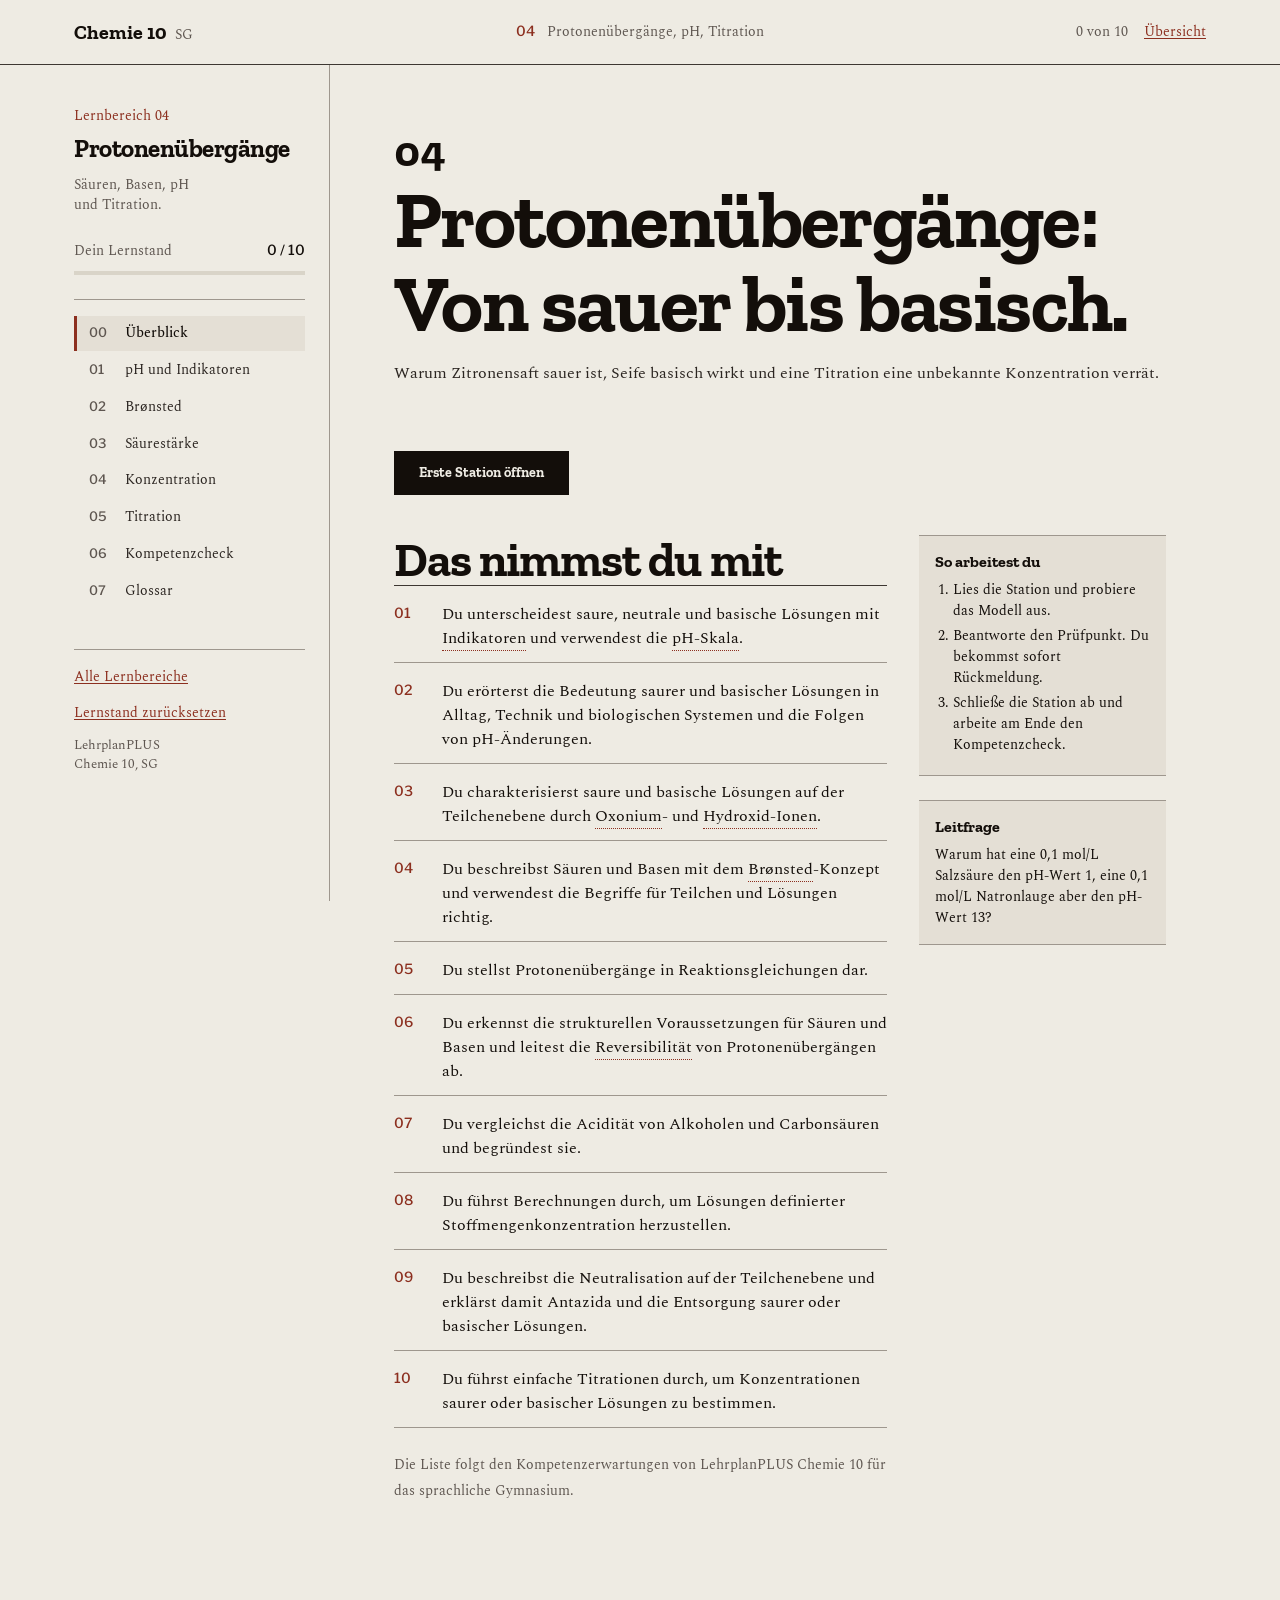
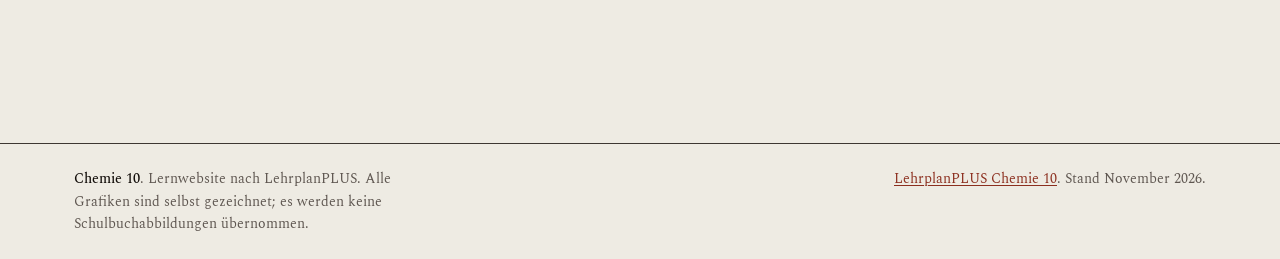
<file: SGChemie10/10-4-protonenuebergaenge.html>
<!doctype html>
<html lang="de">
<head>
<meta charset="utf-8">
<meta name="viewport" content="width=device-width, initial-scale=1">
<link rel="icon" href="data:,">
<title>Protonenübergänge: Säuren, Basen, pH und Titration | Chemie 10</title>
<meta name="description" content="Interaktiver Lernpfad zu sauren und basischen Lösungen, pH-Wert, Brønsted-Konzept, Acidität, Neutralisation und Titration für Chemie 10 am SG.">
<link rel="preconnect" href="https://fonts.googleapis.com">
<link rel="preconnect" href="https://fonts.gstatic.com" crossorigin>
<link href="https://fonts.googleapis.com/css2?family=Zilla+Slab:wght@700&family=Spectral:ital,wght@0,400;0,500;1,400&family=Libre+Franklin:wght@500&display=swap" rel="stylesheet">
<style>
/* Hallmark · shape: app screen · genre: editorial · theme: Newsprint (deal 3/3, seed interaktive-chemie-lernwebsite-fuer-die-9539·9648ff15·2026-11-02·r0) · job: learn · scope: app
 * hero: none (app screen) · nav: masthead + station sidebar · footer: colophon · imagery: none, own SVG diagrams · signature: five subject instruments
 * axes: light/slab-serif/warm · posture: restrained · contrast: pass · fold: pass · v2.0.0 */
html { overflow-x: clip; }
body { overflow-x: clip; }
</style>
<link rel="stylesheet" href="assets/tokens.css">
<link rel="stylesheet" href="assets/base.css">
<link rel="stylesheet" href="assets/app.css">
</head>
<body data-page="lb4">
<a class="skip" href="#main">Zum Inhalt springen</a>
<header class="masthead">
  <div class="masthead__inner">
    <a class="brand" href="index.html" aria-label="Zur Übersicht Chemie 10"><span>Chemie 10</span><span class="brand__tag">SG</span></a>
    <p class="issue"><span class="issue__num">04</span> Protonenübergänge, pH, Titration</p>
    <div class="masthead__actions">
      <span class="progress-inline" data-progress-inline aria-live="polite">0 von 10</span>
      <a class="quiet-link" href="index.html">Übersicht</a>
      <button class="menu-btn btn btn--quiet btn--small" type="button" data-menu aria-expanded="false" aria-controls="sidebar">Stationen</button>
    </div>
  </div>
</header>
<div class="app">
  <aside class="sidebar" id="sidebar" aria-label="Stationen">
    <div class="sidebar__head">
      <p class="sidebar__kicker">Lernbereich 04</p>
      <h2 class="sidebar__title">Protonenübergänge</h2>
      <p class="sidebar__deck">Säuren, Basen, pH und Titration.</p>
      <div class="progress">
        <div class="progress__line"><span>Dein Lernstand</span><strong data-progress-text>0 / 10</strong></div>
        <div class="progress__track"><i data-progress-bar style="--p:0"></i></div>
      </div>
    </div>
    <nav class="station-nav">
      <a href="#start" data-station-link="start"><span class="station-nav__num">00</span><span>Überblick</span><span class="station-nav__check" aria-hidden="true">✓</span></a>
      <a href="#ph" data-station-link="ph"><span class="station-nav__num">01</span><span>pH und Indikatoren</span><span class="station-nav__check" aria-hidden="true">✓</span></a>
      <a href="#proton" data-station-link="proton"><span class="station-nav__num">02</span><span>Brønsted</span><span class="station-nav__check" aria-hidden="true">✓</span></a>
      <a href="#strength" data-station-link="strength"><span class="station-nav__num">03</span><span>Säurestärke</span><span class="station-nav__check" aria-hidden="true">✓</span></a>
      <a href="#concentration" data-station-link="concentration"><span class="station-nav__num">04</span><span>Konzentration</span><span class="station-nav__check" aria-hidden="true">✓</span></a>
      <a href="#titration" data-station-link="titration"><span class="station-nav__num">05</span><span>Titration</span><span class="station-nav__check" aria-hidden="true">✓</span></a>
      <a href="#check" data-station-link="check"><span class="station-nav__num">06</span><span>Kompetenzcheck</span><span class="station-nav__check" aria-hidden="true">✓</span></a>
      <a href="#glossar" data-station-link="glossar"><span class="station-nav__num">07</span><span>Glossar</span><span class="station-nav__check" aria-hidden="true">✓</span></a>
    </nav>
    <div class="sidebar__foot">
      <a href="index.html">Alle Lernbereiche</a>
      <button class="quiet-link" type="button" data-reset-open>Lernstand zurücksetzen</button>
      <p>LehrplanPLUS<br>Chemie 10, SG</p>
    </div>
  </aside>

  <main class="main" id="main">
    <section class="station is-active" id="start" data-station="start" data-title="Überblick" aria-labelledby="start-title">
      <header class="station__head">
        <h1 id="start-title"><span class="station__num">04</span> Protonenübergänge: Von sauer bis basisch.</h1>
        <p class="lead">Warum Zitronensaft sauer ist, Seife basisch wirkt und eine Titration eine unbekannte Konzentration verrät.</p>
      </header>
              <a class="btn start-cta" href="#ph" data-go="ph" data-start-cta aria-label="Erste Station öffnen: pH und Indikatoren">Erste Station öffnen</a>
      <div class="protocol">
        <div class="protocol__main">
          <h2>Das nimmst du mit</h2>
          <ol class="competencies">
            <li><span class="cnum">01</span><span>Du unterscheidest saure, neutrale und basische Lösungen mit Indikatoren und verwendest die pH-Skala.</span></li>
            <li><span class="cnum">02</span><span>Du erörterst die Bedeutung saurer und basischer Lösungen in Alltag, Technik und biologischen Systemen und die Folgen von pH-Änderungen.</span></li>
            <li><span class="cnum">03</span><span>Du charakterisierst saure und basische Lösungen auf der Teilchenebene durch Oxonium- und Hydroxid-Ionen.</span></li>
            <li><span class="cnum">04</span><span>Du beschreibst Säuren und Basen mit dem Brønsted-Konzept und verwendest die Begriffe für Teilchen und Lösungen richtig.</span></li>
            <li><span class="cnum">05</span><span>Du stellst Protonenübergänge in Reaktionsgleichungen dar.</span></li>
            <li><span class="cnum">06</span><span>Du erkennst die strukturellen Voraussetzungen für Säuren und Basen und leitest die Reversibilität von Protonenübergängen ab.</span></li>
            <li><span class="cnum">07</span><span>Du vergleichst die Acidität von Alkoholen und Carbonsäuren und begründest sie.</span></li>
            <li><span class="cnum">08</span><span>Du führst Berechnungen durch, um Lösungen definierter Stoffmengenkonzentration herzustellen.</span></li>
            <li><span class="cnum">09</span><span>Du beschreibst die Neutralisation auf der Teilchenebene und erklärst damit Antazida und die Entsorgung saurer oder basischer Lösungen.</span></li>
            <li><span class="cnum">10</span><span>Du führst einfache Titrationen durch, um Konzentrationen saurer oder basischer Lösungen zu bestimmen.</span></li>
          </ol>
          <p><small>Die Liste folgt den Kompetenzerwartungen von LehrplanPLUS Chemie 10 für das sprachliche Gymnasium.</small></p>
        </div>
        <aside class="protocol__margin">
          <div class="note">
            <p class="note__title">So arbeitest du</p>
            <ol>
              <li>Lies die Station und probiere das Modell aus.</li>
              <li>Beantworte den Prüfpunkt. Du bekommst sofort Rückmeldung.</li>
              <li>Schließe die Station ab und arbeite am Ende den Kompetenzcheck.</li>
            </ol>
          </div>
          <div class="note">
            <p class="note__title">Leitfrage</p>
            <p>Warum hat eine 0,1 mol/L Salzsäure den pH-Wert 1, eine 0,1 mol/L Natronlauge aber den pH-Wert 13?</p>
          </div>
        </aside>
      </div>
    </section>

    <section class="station" id="ph" data-station="ph" data-title="pH und Indikatoren" aria-labelledby="ph-title">
      <header class="station__head">
        <h2 id="ph-title"><span class="station__num">01</span> Wie sauer ist das?</h2>
        <p class="lead">Indikatoren machen den Charakter einer Lösung sichtbar. Der pH-Wert beschreibt die Oxoniumionen-Konzentration.</p>
      </header>
      <div class="protocol">
        <div class="protocol__main">
          <figure class="tool" data-tool="ph" data-tool-data="ph">
            <div class="tool__head">
              <p class="tool__title">pH-Labor</p>
              <p class="tool__hint">Wähle Säure oder Base und verändere die Konzentration.</p>
            </div>
            <div class="tool__controls" data-tool-controls></div>
            <div class="tool__stage" data-tool-stage><p class="tool__fallback">Das pH-Labor lädt mit JavaScript. Die pH-Skala und die Indikatoren stehen in der Tabelle.</p></div>
            <div class="tool__readout" data-tool-readout></div>
            <figcaption class="tool__caption">Modell für starke Säuren und Basen. Der Farbstreifen zeigt die ungefähre Universalindikator-Farbe.</figcaption>
          </figure>
          <p>Saure Lösungen enthalten mehr Oxonium-Ionen als Hydroxid-Ionen, basische Lösungen mehr Hydroxid-Ionen. Bei 25 °C gilt c(H₃O⁺) × c(OH⁻) = 10⁻¹⁴. Der pH-Wert ist der negative dekadische Logarithmus der Oxoniumionen-Konzentration: pH = -lg c(H₃O⁺). Ein pH-Sprung um eine Einheit bedeutet den zehnfachen Unterschied der Konzentration.</p>
          <table class="data-table">
            <caption>Wichtige Indikatoren und ihre Färbung</caption>
            <thead><tr><th>Indikator</th><th>sauer</th><th>neutral</th><th>basisch</th></tr></thead>
            <tbody>
              <tr><td>Lackmus</td><td>rot</td><td>violett</td><td>blau</td></tr>
              <tr><td>Bromthymolblau</td><td>gelb</td><td>grün</td><td>blau</td></tr>
              <tr><td>Phenolphthalein</td><td>farblos</td><td>farblos</td><td>pink</td></tr>
            </tbody>
          </table>
          <details class="deep">
            <summary>Mehr im Detail: Warum die pH-Skala logarithmisch ist</summary>
            <p>Die Konzentration der Oxonium-Ionen kann sich über viele Zehnerpotenzen erstrecken. Statt 0,0000001 mol/L schreibt man pH 7. Ein pH-Wert von 3 bedeutet c(H₃O⁺) = 10⁻³ mol/L. Zwei Lösungen mit pH 3 und pH 5 unterscheiden sich um den Faktor 100 in der Oxoniumionen-Konzentration.</p>
          </details>
          <section class="checkpoint" aria-labelledby="ph-check">
            <h3 id="ph-check">Prüfpunkt</h3>
            <div class="quiz" data-quiz="ph"><noscript><p class="tool__fallback">Die Prüfpunkt-Aufgaben brauchen JavaScript.</p></noscript></div>
          </section>
          <script type="application/json" data-quiz-data="ph">
          {
            "questions": [
              {
                "id": "q1",
                "type": "mc",
                "level": "I",
                "competency": "K1",
                "prompt": "Welche Farbe hat Phenolphthalein in einer stark basischen Lösung?",
                "options": [
                  "farblos",
                  "pink",
                  "rot",
                  "blau"
                ],
                "correct": 1,
                "explain": "Phenolphthalein ist in saurer und neutraler Lösung farblos. Ab etwa pH 8,2 schlägt es nach Pink um."
              },
              {
                "id": "q2",
                "type": "input",
                "level": "II",
                "competency": "K1",
                "prompt": "Welchen pH-Wert hat eine Lösung mit c(H₃O⁺) = 0,01 mol/L?",
                "accept": [
                  "2",
                  "zwei",
                  "2,0"
                ],
                "model": "2",
                "placeholder": "pH-Wert eingeben",
                "explain": "pH = -lg(0,01) = 2. Die Konzentration 10⁻² mol/L entspricht pH 2."
              }
            ]
          }
          </script>
          <div class="station__footer">
            <span class="status" data-station-status></span>
            <div class="station__footer-actions">
              <button class="btn js-only" type="button" data-complete="ph">Station abschließen</button>
              <a class="quiet-link" href="#proton" data-go="proton" aria-label="Weiter zur Station Brønsted">Weiter</a>
            </div>
          </div>
        </div>
        <aside class="protocol__margin">
          <div class="note">
            <p class="note__title">Merke</p>
            <p>Je größer die Oxoniumionen-Konzentration, desto kleiner der pH-Wert. Ein Schritt auf der pH-Skala ist ein Faktor 10.</p>
          </div>
          <div class="note">
            <p class="note__title">Fachsprache</p>
            <dl>
              <dt>Indikator</dt><dd>Stoff, der seine Farbe in Abhängigkeit vom pH-Wert ändert.</dd>
              <dt>Oxonium-Ion</dt><dd>H₃O⁺; entsteht, wenn ein Proton auf Wasser übertragen wird.</dd>
              <dt>Hydroxid-Ion</dt><dd>OH⁻; entsteht bei der Reaktion einer Base mit Wasser.</dd>
            </dl>
          </div>
          <div class="note">
            <p class="note__title">Typischer Fehler</p>
            <p>pH 7 ist nur bei 25 °C neutral. Die pH-Skala ist logarithmisch, nicht linear.</p>
          </div>
        </aside>
      </div>
    </section>

    <section class="station" id="proton" data-station="proton" data-title="Brønsted" aria-labelledby="proton-title">
      <header class="station__head">
        <h2 id="proton-title"><span class="station__num">02</span> Was ist eine Säure?</h2>
        <p class="lead">Nach Brønsted ist eine Säure ein Protonendonator, eine Base ein Protonenakzeptor. Beide treten als Paar auf.</p>
      </header>
      <div class="protocol">
        <div class="protocol__main">
          <div class="equation">HCl + H₂O ⇌ H₃O⁺ + Cl⁻</div>
          <figure class="diagram-figure">
            <svg class="diagram" viewBox="0 0 820 280" role="img" aria-label="Protonenübergang von Chlorwasserstoff auf Wasser: aus HCl und H2O entstehen Chlorid und Oxonium">
              <text x="170" y="26" text-anchor="middle" class="label-muted">vorher</text>
              <text x="630" y="26" text-anchor="middle" class="label-muted">nachher</text>
              <circle cx="80" cy="110" r="22" class="paper-fill ink-stroke" stroke-width="1.4"/>
              <text x="80" y="116" text-anchor="middle" class="ink-text" font-size="16">H</text>
              <line x1="102" y1="110" x2="138" y2="110" class="rule-strong"/>
              <circle cx="160" cy="110" r="24" class="paper-fill ink-stroke" stroke-width="1.4"/>
              <text x="160" y="116" text-anchor="middle" class="ink-text" font-size="16">Cl</text>
              <circle cx="260" cy="110" r="24" class="paper-fill ink-stroke" stroke-width="1.4"/>
              <text x="260" y="116" text-anchor="middle" class="ink-text" font-size="16">O</text>
              <circle cx="220" cy="62" r="19" class="paper-fill ink-stroke" stroke-width="1.4"/>
              <text x="220" y="68" text-anchor="middle" class="ink-text" font-size="15">H</text>
              <circle cx="300" cy="62" r="19" class="paper-fill ink-stroke" stroke-width="1.4"/>
              <text x="300" y="68" text-anchor="middle" class="ink-text" font-size="15">H</text>
              <line x1="246" y1="94" x2="228" y2="76" class="rule-strong"/>
              <line x1="274" y1="94" x2="292" y2="76" class="rule-strong"/>
              <text x="80" y="150" text-anchor="middle" class="label-muted" font-size="12">Proton</text>
              <path d="M 360 110 L 430 110" class="accent" stroke-width="2"/>
              <polygon points="430,103 444,110 430,117" class="accent-fill"/>
              <text x="400" y="92" text-anchor="middle" class="accent-text" font-size="15">H⁺</text>
              <circle cx="540" cy="110" r="24" class="paper-fill ink-stroke" stroke-width="1.4"/>
              <text x="540" y="116" text-anchor="middle" class="ink-text" font-size="16">Cl</text>
              <text x="570" y="92" text-anchor="middle" class="accent-text" font-size="17">-</text>
              <circle cx="660" cy="110" r="24" class="paper-fill ink-stroke" stroke-width="1.4"/>
              <text x="660" y="116" text-anchor="middle" class="ink-text" font-size="16">O</text>
              <circle cx="620" cy="62" r="19" class="paper-fill ink-stroke" stroke-width="1.4"/>
              <text x="620" y="68" text-anchor="middle" class="ink-text" font-size="15">H</text>
              <circle cx="700" cy="62" r="19" class="paper-fill ink-stroke" stroke-width="1.4"/>
              <text x="700" y="68" text-anchor="middle" class="ink-text" font-size="15">H</text>
              <circle cx="660" cy="160" r="19" class="paper-fill ink-stroke" stroke-width="1.4"/>
              <text x="660" y="166" text-anchor="middle" class="ink-text" font-size="15">H</text>
              <line x1="646" y1="94" x2="628" y2="76" class="rule-strong"/>
              <line x1="674" y1="94" x2="692" y2="76" class="rule-strong"/>
              <line x1="660" y1="134" x2="660" y2="141" class="rule-strong"/>
              <text x="690" y="115" text-anchor="middle" class="accent-text" font-size="17">+</text>
              <text x="410" y="250" text-anchor="middle" class="label-muted">Das Proton wandert von HCl auf Wasser.</text>
            </svg>
            <figcaption>Das Proton der HCl-Bindung wird auf ein freies Elektronenpaar des Wassers übertragen. Aus HCl wird Cl⁻, aus Wasser H₃O⁺.</figcaption>
          </figure>
          <p>Chlorwasserstoff gibt ein Proton an Wasser ab. HCl ist die Säure, Wasser ist die Base. Es entstehen das Oxonium-Ion H₃O⁺ und das Chlorid-Ion Cl⁻. Cl⁻ ist die konjugierte Base von HCl; H₃O⁺ ist die konjugierte Säure von H₂O.</p>
          <p>Wasser kann sowohl als Säure als auch als Base reagieren. Ein solches Teilchen heißt Ampholyt. Auch Hydrogencarbonat ist amphiphil im Sinne des Protonenübergangs: Es kann ein Proton aufnehmen oder abgeben.</p>
          <table class="data-table">
            <caption>Konjugierte Säure-Base-Paare</caption>
            <thead><tr><th>Säure</th><th>konjugierte Base</th></tr></thead>
            <tbody>
              <tr><td>HCl</td><td>Cl⁻</td></tr>
              <tr><td>H₃O⁺</td><td>H₂O</td></tr>
              <tr><td>NH₄⁺</td><td>NH₃</td></tr>
              <tr><td>CH₃COOH</td><td>CH₃COO⁻</td></tr>
              <tr><td>HCO₃⁻</td><td>CO₃²⁻</td></tr>
            </tbody>
          </table>
          <p>Der Gleichgewichtspfeil zeigt: Der Protonenübergang ist umkehrbar. Je nach Acidität der beteiligten Teilchen liegt das Gleichgewicht stärker auf der einen oder anderen Seite. Bei HCl liegt es weit rechts, bei Essigsäure nur teilweise rechts.</p>
          <section class="checkpoint" aria-labelledby="proton-check">
            <h3 id="proton-check">Prüfpunkt</h3>
            <div class="quiz" data-quiz="proton"><noscript><p class="tool__fallback">Die Prüfpunkt-Aufgaben brauchen JavaScript.</p></noscript></div>
          </section>
          <script type="application/json" data-quiz-data="proton">
          {
            "questions": [
              {
                "id": "q1",
                "type": "mc",
                "level": "II",
                "competency": "K4",
                "prompt": "Welche Rolle spielt Wasser in der Reaktion HCl + H₂O ⇌ H₃O⁺ + Cl⁻?",
                "options": [
                  "Es ist die Säure und gibt ein Proton ab.",
                  "Es ist ein Katalysator und wird nicht verändert.",
                  "Es ist die Base und nimmt ein Proton auf.",
                  "Es ist ein Salz."
                ],
                "correct": 2,
                "explain": "Wasser nimmt das Proton von HCl auf und wird zu H₃O⁺. Wasser ist hier die Base, HCl die Säure."
              },
              {
                "id": "q2",
                "type": "input",
                "level": "I",
                "competency": "K3",
                "prompt": "Wie heißt das Teilchen H₃O⁺?",
                "accept": [
                  "oxoniumion",
                  "oxonium-ion",
                  "oxonium",
                  "hydroniumion",
                  "hydronium-ion"
                ],
                "model": "Oxoniumion",
                "placeholder": "Name eingeben",
                "explain": "H₃O⁺ heißt Oxoniumion. Es entsteht, wenn ein Proton auf ein Wasser-Molekül übertragen wird."
              }
            ]
          }
          </script>
          <div class="station__footer">
            <span class="status" data-station-status></span>
            <div class="station__footer-actions">
              <button class="btn js-only" type="button" data-complete="proton">Station abschließen</button>
              <a class="quiet-link" href="#strength" data-go="strength" aria-label="Weiter zur Station Säurestärke">Weiter</a>
            </div>
          </div>
        </div>
        <aside class="protocol__margin">
          <div class="note">
            <p class="note__title">Merke</p>
            <p>Säure und Base treten als Paar auf. Nach der Abgabe eines Protons bleibt die konjugierte Base zurück.</p>
          </div>
          <div class="note">
            <p class="note__title">Fachsprache</p>
            <dl>
              <dt>Protonendonator</dt><dd>Teilchen, das ein Proton abgibt; Brønsted-Säure.</dd>
              <dt>Protonenakzeptor</dt><dd>Teilchen, das ein Proton aufnimmt; Brønsted-Base.</dd>
              <dt>Ampholyt</dt><dd>Teilchen, das sowohl als Säure als auch als Base reagieren kann.</dd>
              <dt>konjugiertes Paar</dt><dd>Säure und Base, die sich um ein Proton unterscheiden.</dd>
            </dl>
          </div>
          <div class="note">
            <p class="note__title">Typischer Fehler</p>
            <p>Säure ist hier ein Teilchen, nicht die Lösung. Die Lösung heißt sauer; das Teilchen ist die Säure.</p>
          </div>
        </aside>
      </div>
    </section>

    <section class="station" id="strength" data-station="strength" data-title="Säurestärke" aria-labelledby="strength-title">
      <header class="station__head">
        <h2 id="strength-title"><span class="station__num">03</span> Warum ist Essigsäure stärker als Ethanol?</h2>
        <p class="lead">Die Säurestärke hängt davon ab, wie gut die konjugierte Base die negative Ladung stabilisiert.</p>
      </header>
      <div class="protocol">
        <div class="protocol__main">
          <p>Ethanol und Essigsäure besitzen beide eine OH-Gruppe. Trotzdem ist Essigsäure deutlich stärker sauer. Der Grund liegt in der konjugierten Base: Das Acetat-Ion CH₃COO⁻ kann die negative Ladung über zwei Sauerstoffatome verteilen. Diese Mesomerie stabilisiert das Ion. Beim Ethanol bleibt die Ladung am einzelnen Sauerstoffatom.</p>
          <div class="figure-grid">
            <figure>
              <span class="fig-name">Acetat, Grenzstruktur 1</span>
              <svg class="diagram" viewBox="0 0 300 130" role="img" aria-label="Acetat-Ion mit Doppelbindung zum linken Sauerstoff und negativer Ladung am rechten Sauerstoff">
                <text x="20" y="70" class="ink-text" font-size="20">CH₃</text>
                <line x1="85" y1="64" x2="135" y2="64" class="rule-strong" stroke-width="2"/>
                <text x="145" y="70" class="ink-text" font-size="20">C</text>
                <line x1="165" y1="56" x2="205" y2="36" class="rule-strong" stroke-width="2"/>
                <line x1="169" y1="62" x2="209" y2="42" class="rule-strong" stroke-width="2"/>
                <text x="214" y="42" class="ink-text" font-size="20">O</text>
                <line x1="165" y1="72" x2="215" y2="92" class="rule-strong" stroke-width="2"/>
                <text x="220" y="98" class="ink-text" font-size="20">O⁻</text>
              </svg>
              <figcaption>Die Doppelbindung liegt zum oberen Sauerstoff.</figcaption>
            </figure>
            <figure>
              <span class="fig-name">Acetat, Grenzstruktur 2</span>
              <svg class="diagram" viewBox="0 0 300 130" role="img" aria-label="Acetat-Ion mit negativer Ladung am linken Sauerstoff und Doppelbindung zum rechten Sauerstoff">
                <text x="20" y="70" class="ink-text" font-size="20">CH₃</text>
                <line x1="85" y1="64" x2="135" y2="64" class="rule-strong" stroke-width="2"/>
                <text x="145" y="70" class="ink-text" font-size="20">C</text>
                <line x1="165" y1="56" x2="215" y2="36" class="rule-strong" stroke-width="2"/>
                <text x="220" y="42" class="ink-text" font-size="20">O⁻</text>
                <line x1="165" y1="72" x2="205" y2="92" class="rule-strong" stroke-width="2"/>
                <line x1="169" y1="66" x2="209" y2="86" class="rule-strong" stroke-width="2"/>
                <text x="214" y="98" class="ink-text" font-size="20">O</text>
              </svg>
              <figcaption>Die Doppelbindung liegt zum unteren Sauerstoff.</figcaption>
            </figure>
          </div>
          <p><strong>Mesomerie kurz erklärt:</strong> Mesomerie bedeutet, dass für dasselbe Teilchen mehrere gültige Valenzstrichformeln gezeichnet werden können, die sich nur in der Lage der π-Elektronen und der Ladung unterscheiden. Die tatsächliche Struktur ist kein Wechsel zwischen diesen Formen, sondern ein einziger Zustand, in dem die Elektronen über die beteiligten Atome verteilt sind. Beim Acetat liegt die negative Ladung deshalb nicht an einem einzelnen Sauerstoffatom, sondern gleichmäßig über beide.</p>
          <table class="data-table">
            <caption>Säurestärke, pKa-Werte bei 25 °C (gerundet)</caption>
            <thead><tr><th>Säure</th><th>pKa</th><th>Stärke</th></tr></thead>
            <tbody>
              <tr><td>HCl</td><td>-6</td><td>sehr stark</td></tr>
              <tr><td>H₃O⁺</td><td>-1,7</td><td>stark</td></tr>
              <tr><td>CH₃COOH</td><td>4,75</td><td>schwach</td></tr>
              <tr><td>H₂O</td><td>15,7</td><td>sehr schwach</td></tr>
              <tr><td>Ethanol</td><td>16</td><td>sehr schwach</td></tr>
            </tbody>
          </table>
          <p>Ein kleiner pKa-Wert bedeutet eine stärkere Säure. Essigsäure ist also stärker als Wasser und Ethanol, aber viel schwächer als Salzsäure. Die Mesomerie des Acetats ist der entscheidende Unterschied.</p>
          <section class="checkpoint" aria-labelledby="strength-check">
            <h3 id="strength-check">Prüfpunkt</h3>
            <div class="quiz" data-quiz="strength"><noscript><p class="tool__fallback">Die Prüfpunkt-Aufgaben brauchen JavaScript.</p></noscript></div>
          </section>
          <script type="application/json" data-quiz-data="strength">
          {
            "questions": [
              {
                "id": "q1",
                "type": "mc",
                "level": "II",
                "competency": "K7",
                "prompt": "Warum ist Ethansäure stärker sauer als Ethanol?",
                "options": [
                  "Ethanol besitzt keine OH-Gruppe.",
                  "Ethansäure ist ein stärkeres Lösemittel.",
                  "Ethanol bildet keine Wasserstoffbrücken.",
                  "Das Acetat-Ion ist durch Mesomerie über zwei Sauerstoffatome stabilisiert."
                ],
                "correct": 3,
                "explain": "Die negative Ladung des Acetats ist über zwei Sauerstoffatome delokalisiert. Diese Stabilisierung erleichtert die Abgabe des Protons."
              },
              {
                "id": "q2",
                "type": "mc",
                "level": "II",
                "competency": "K7",
                "prompt": "Welche Aussage zur Acidität ist richtig?",
                "options": [
                  "Je stabiler die konjugierte Base, desto stärker ist die Säure.",
                  "Je mehr Wasserstoffatome ein Molekül hat, desto stärker ist es sauer.",
                  "Säurestärke hat nichts mit der Bindungspolarität zu tun.",
                  "Ethanol ist stärker sauer als Ethansäure."
                ],
                "correct": 0,
                "explain": "Die Stabilität der konjugierten Base entscheidet mit über die Lage des Gleichgewichts. Mesomerie und Bindungspolarität sind wichtige Faktoren."
              }
            ]
          }
          </script>
          <div class="station__footer">
            <span class="status" data-station-status></span>
            <div class="station__footer-actions">
              <button class="btn js-only" type="button" data-complete="strength">Station abschließen</button>
              <a class="quiet-link" href="#concentration" data-go="concentration" aria-label="Weiter zur Station Konzentration">Weiter</a>
            </div>
          </div>
        </div>
        <aside class="protocol__margin">
          <div class="note">
            <p class="note__title">Merke</p>
            <p>Je stabiler die konjugierte Base, desto stärker die Säure. Ein kleiner pKa-Wert bedeutet eine stärkere Säure.</p>
          </div>
          <div class="note">
            <p class="note__title">Fachsprache</p>
            <dl>
              <dt>Acidität</dt><dd>Bereitschaft eines Teilchens, ein Proton abzugeben.</dd>
              <dt>konjugierte Base</dt><dd>Teilchen, das nach der Protonenabgabe zurückbleibt.</dd>
              <dt>pKa</dt><dd>Negativer dekadischer Logarithmus der Säurekonstante; kleiner Wert, stärkere Säure.</dd>
            </dl>
          </div>
          <div class="note">
            <p class="note__title">Typischer Fehler</p>
            <p>Die Anzahl der Wasserstoffatome sagt nichts über die Säurestärke. Entscheidend ist, wie leicht ein Proton abgegeben wird.</p>
          </div>
        </aside>
      </div>
    </section>

    <section class="station" id="concentration" data-station="concentration" data-title="Konzentration" aria-labelledby="concentration-title">
      <header class="station__head">
        <h2 id="concentration-title"><span class="station__num">04</span> Wie rechnet man mit Konzentrationen?</h2>
        <p class="lead">Stoffmenge, Volumen und Konzentration hängen über n = c × V zusammen. Beim Verdünnen bleibt die Stoffmenge konstant.</p>
      </header>
      <div class="protocol">
        <div class="protocol__main">
          <figure class="tool" data-tool="concentration" data-tool-data="concentration">
            <div class="tool__head">
              <p class="tool__title">Konzentrations-Rechner</p>
              <p class="tool__hint">Wähle einen Rechenweg, ändere die Werte und berechne.</p>
            </div>
            <div class="tool__controls" data-tool-controls></div>
            <div class="tool__stage" data-tool-stage><p class="tool__fallback">Der Rechner lädt mit JavaScript. Die Formeln stehen im Text.</p></div>
            <div class="tool__readout" data-tool-readout></div>
            <figcaption class="tool__caption">Volumen in Millilitern, Konzentration in mol/L. Die Stoffmenge n wird in mol angegeben.</figcaption>
          </figure>
          <p>Die Stoffmengenkonzentration c gibt an, wie viel Stoff in einem Volumen gelöst ist: c = n / V. Die Stoffmenge n ist die Menge in Mol, das Volumen V wird in Litern eingesetzt. Bei einer Verdünnung bleibt die Stoffmenge gleich; deshalb gilt c₁ × V₁ = c₂ × V₂. Für starke Säuren und Basen lässt sich daraus der pH-Wert abschätzen.</p>
          <details class="deep">
            <summary>Mehr im Detail: Von der Masse zur Konzentration</summary>
            <p>Wenn eine Masse m gegeben ist, berechnest du die Stoffmenge über n = m / M. M ist die molare Masse in g/mol. Anschließend teilst du durch das Volumen in Litern. Beispiel: 4 g NaOH (M = 40 g/mol) in 1 L Lösung ergeben n = 0,1 mol und c = 0,1 mol/L.</p>
          </details>
          <section class="checkpoint" aria-labelledby="concentration-check">
            <h3 id="concentration-check">Prüfpunkt</h3>
            <div class="quiz" data-quiz="concentration"><noscript><p class="tool__fallback">Die Prüfpunkt-Aufgaben brauchen JavaScript.</p></noscript></div>
          </section>
          <script type="application/json" data-quiz-data="concentration">
          {
            "questions": [
              {
                "id": "q1",
                "type": "input",
                "level": "II",
                "competency": "K8",
                "prompt": "Welche Stoffmenge enthält 250 mL einer 0,2 mol/L Lösung?",
                "accept": ["0,05", "0.05", "5e-2", "0,05 mol", "0.05 mol"],
                "model": "0,05 mol",
                "placeholder": "Stoffmenge in mol",
                "explain": "n = c × V = 0,2 mol/L × 0,25 L = 0,05 mol."
              },
              {
                "id": "q2",
                "type": "input",
                "level": "III",
                "competency": "K8",
                "prompt": "Auf welches Volumen musst du 20 mL einer 0,5 mol/L Lösung verdünnen, um 0,1 mol/L zu erhalten?",
                "accept": ["100", "100 ml", "100ml", "0,1 l", "0.1 l", "0,1 liter"],
                "model": "100 mL",
                "placeholder": "Volumen in mL",
                "explain": "c₁ × V₁ = c₂ × V₂: 0,5 × 20 = 0,1 × V₂. V₂ = 100 mL."
              }
            ]
          }
          </script>
          <div class="station__footer">
            <span class="status" data-station-status></span>
            <div class="station__footer-actions">
              <button class="btn js-only" type="button" data-complete="concentration">Station abschließen</button>
              <a class="quiet-link" href="#titration" data-go="titration" aria-label="Weiter zur Station Titration">Weiter</a>
            </div>
          </div>
        </div>
        <aside class="protocol__margin">
          <div class="note">
            <p class="note__title">Merke</p>
            <p>n = c × V. Beim Verdünnen bleibt n konstant; c₁ × V₁ = c₂ × V₂.</p>
          </div>
          <div class="note">
            <p class="note__title">Fachsprache</p>
            <dl>
              <dt>Stoffmengenkonzentration</dt><dd>c = n / V; Einheit mol/L.</dd>
              <dt>Verdünnung</dt><dd>Zugabe von Lösemittel; die Stoffmenge bleibt gleich, das Volumen steigt.</dd>
              <dt>Molare Masse</dt><dd>Masse eines Mols eines Stoffes; Einheit g/mol.</dd>
            </dl>
          </div>
          <div class="note">
            <p class="note__title">Typischer Fehler</p>
            <p>Volumen in Millilitern immer in Liter umrechnen, bevor du es in die Formel einsetzt.</p>
          </div>
        </aside>
      </div>
    </section>

    <section class="station" id="titration" data-station="titration" data-title="Titration" aria-labelledby="titration-title">
      <header class="station__head">
        <h2 id="titration-title"><span class="station__num">05</span> Wie bestimmt man eine Konzentration?</h2>
        <p class="lead">Bei einer Titration wird eine Lösung bekannter Konzentration bis zum Äquivalenzpunkt zugegeben.</p>
      </header>
      <div class="protocol">
        <div class="protocol__main">
          <figure class="tool" data-tool="titration" data-tool-data="titration">
            <div class="tool__head">
              <p class="tool__title">Titrationsstand</p>
              <p class="tool__hint">Gib Maßlösung zu und beobachte pH-Wert und Indikatorfarbe.</p>
            </div>
            <div class="tool__controls" data-tool-controls></div>
            <div class="tool__stage" data-tool-stage><p class="tool__fallback">Der Titrationsstand lädt mit JavaScript. Der Ablauf steht im Text.</p></div>
            <div class="tool__readout" data-tool-readout></div>
            <figcaption class="tool__caption">Modell mit 20 mL Salzsäure (0,1 mol/L) und Natronlauge (0,1 mol/L). Phenolphthalein schlägt im Basischen um.</figcaption>
          </figure>
          <p>Bei der Neutralisation reagieren Oxonium- und Hydroxid-Ionen zu Wasser: H₃O⁺ + OH⁻ → 2 H₂O. Die entstehende Lösung enthält das Salz aus dem Kation der Base und dem Anion der Säure. Bei einer Titration wird so lange Maßlösung zugegeben, bis der Indikator dauerhaft umschlägt. Am Äquivalenzpunkt sind die Stoffmengen im Verhältnis der Koeffizienten gleich.</p>
          <table class="data-table">
            <caption>Neutralisationen und ihre Salze</caption>
            <thead><tr><th>Säure + Base</th><th>Salz + Wasser</th></tr></thead>
            <tbody>
              <tr><td>HCl + NaOH</td><td>NaCl + H₂O</td></tr>
              <tr><td>H₂SO₄ + 2 NaOH</td><td>Na₂SO₄ + 2 H₂O</td></tr>
              <tr><td>H₃PO₄ + 3 NaOH</td><td>Na₃PO₄ + 3 H₂O</td></tr>
            </tbody>
          </table>
          <p>Antazida neutralisieren überschüssige Magensäure. Saure und basische Abwässer müssen vor dem Einleiten neutralisiert werden. Bei der Titration sind saubere Geräte, eine gut sichtbare Farbänderung und das Ablesen am Meniskus wichtig. Fehlerquellen sind Luftblasen in der Bürette, eine ungenaue Endpunktbestimmung und nicht ausreichendes Umschwenken.</p>
          <section class="checkpoint" aria-labelledby="titration-check">
            <h3 id="titration-check">Prüfpunkt</h3>
            <div class="quiz" data-quiz="titration"><noscript><p class="tool__fallback">Die Prüfpunkt-Aufgaben brauchen JavaScript.</p></noscript></div>
          </section>
          <script type="application/json" data-quiz-data="titration">
          {
            "questions": [
              {
                "id": "q1",
                "type": "mc",
                "level": "II",
                "competency": "K10",
                "prompt": "Was gilt am Äquivalenzpunkt einer Titration von HCl mit NaOH?",
                "options": [
                  "c(HCl) = c(NaOH)",
                  "n(HCl) = n(NaOH)",
                  "pH = 0",
                  "Es ist noch keine Base zugegeben."
                ],
                "correct": 1,
                "explain": "Bei der 1:1-Reaktion von HCl und NaOH sind am Äquivalenzpunkt die Stoffmengen gleich. Die Konzentrationen müssen nicht gleich sein, wenn die Volumina unterschiedlich sind."
              },
              {
                "id": "q2",
                "type": "input",
                "level": "III",
                "competency": "K10",
                "prompt": "20 mL Salzsäure werden mit 15 mL Natronlauge (c = 0,1 mol/L) neutralisiert. Wie groß ist c(HCl)?",
                "accept": [
                  "0,075",
                  "0.075",
                  "0,075 mol/l",
                  "0.075 mol/l"
                ],
                "model": "0,075 mol/L",
                "placeholder": "Konzentration in mol/L",
                "explain": "n(NaOH) = 0,1 mol/L × 0,015 L = 0,0015 mol. Bei 1:1 gilt n(HCl) = 0,0015 mol. c(HCl) = 0,0015 mol / 0,020 L = 0,075 mol/L."
              }
            ]
          }
          </script>
          <div class="station__footer">
            <span class="status" data-station-status></span>
            <div class="station__footer-actions">
              <button class="btn js-only" type="button" data-complete="titration">Station abschließen</button>
              <a class="quiet-link" href="#check" data-go="check" aria-label="Weiter zum Kompetenzcheck">Weiter</a>
            </div>
          </div>
        </div>
        <aside class="protocol__margin">
          <div class="note">
            <p class="note__title">Merke</p>
            <p>Am Äquivalenzpunkt sind die Stoffmengen im Verhältnis der Koeffizienten gleich. Daraus berechnest du die unbekannte Konzentration.</p>
          </div>
          <div class="note">
            <p class="note__title">Fachsprache</p>
            <dl>
              <dt>Maßlösung</dt><dd>Lösung mit bekannter Konzentration, die aus der Bürette zugegeben wird.</dd>
              <dt>Äquivalenzpunkt</dt><dd>Punkt, an dem die Stoffmengen der reagierenden Teilchen im Verhältnis der Koeffizienten stehen.</dd>
              <dt>Neutralisation</dt><dd>Reaktion von Oxonium- und Hydroxid-Ionen zu Wasser.</dd>
            </dl>
          </div>
          <div class="note">
            <p class="note__title">Typischer Fehler</p>
            <p>Der Äquivalenzpunkt ist nicht automatisch pH 7, wenn schwache Säuren oder Basen beteiligt sind.</p>
          </div>
        </aside>
      </div>
    </section>

    <section class="station" id="check" data-station="check" data-title="Kompetenzcheck" aria-labelledby="check-title">
      <header class="station__head">
        <h2 id="check-title"><span class="station__num">06</span> Kompetenzcheck</h2>
        <p class="lead">Zwölf Aufgaben zu den zehn Kompetenzen. Werte am Ende aus und lies die Rückmeldungen zu den offenen Aufgaben.</p>
      </header>
      <div class="check-banner">
        <div>
          <p class="check-banner__score" data-check-score>0 / 12</p>
          <p class="check-banner__text" data-check-text>Beantworte alle Aufgaben und werte dann aus. Jede Aufgabe zählt einen Punkt.</p>
        </div>
        <p class="check-banner__text">Der Bestwert bleibt gespeichert. Du kannst die Aufgaben zurücksetzen und erneut bearbeiten.</p>
      </div>
      <div class="competency-results" data-check-bars aria-label="Ergebnisse nach Kompetenz"></div>
      <div class="quiz" data-quiz="check"><noscript><p class="tool__fallback">Der Kompetenzcheck braucht JavaScript. Die Lerninhalte bleiben lesbar.</p></noscript></div>
      <div class="check-result" data-check-result hidden></div>
      <script type="application/json" data-quiz-data="check">
          {
            "final": true,
            "competencies": [
              {
                "id": "K1",
                "label": "K1: Indikatoren und pH-Skala"
              },
              {
                "id": "K2",
                "label": "K2: Bedeutung in Alltag und Biologie"
              },
              {
                "id": "K3",
                "label": "K3: Oxonium und Hydroxid"
              },
              {
                "id": "K4",
                "label": "K4: Brønsted-Konzept"
              },
              {
                "id": "K5",
                "label": "K5: Protonenübergänge in Gleichungen"
              },
              {
                "id": "K6",
                "label": "K6: Reversibilität"
              },
              {
                "id": "K7",
                "label": "K7: Acidität von Alkoholen und Carbonsäuren"
              },
              {
                "id": "K8",
                "label": "K8: Konzentrationsberechnungen"
              },
              {
                "id": "K9",
                "label": "K9: Neutralisation"
              },
              {
                "id": "K10",
                "label": "K10: Titration"
              }
            ],
            "questions": [
              {
                "id": "c1",
                "type": "mc",
                "level": "I",
                "competency": "K1",
                "prompt": "Welche Farbe hat Phenolphthalein in einer sauren Lösung?",
                "options": [
                  "rot",
                  "pink",
                  "farblos",
                  "blau"
                ],
                "correct": 2,
                "explain": "Phenolphthalein ist in saurer und neutraler Lösung farblos. Erst im Basischen wird es pink."
              },
              {
                "id": "c2",
                "type": "input",
                "level": "I",
                "competency": "K1",
                "prompt": "Welchen pH-Wert hat eine Lösung mit c(H₃O⁺) = 0,001 mol/L?",
                "accept": [
                  "3",
                  "drei",
                  "3,0"
                ],
                "model": "3",
                "placeholder": "pH-Wert eingeben",
                "explain": "pH = -lg(0,001) = 3."
              },
              {
                "id": "c3",
                "type": "mc",
                "level": "II",
                "competency": "K2",
                "prompt": "Warum ist der pH-Wert des Blutes wichtig?",
                "options": [
                  "Blut muss immer pH 0 haben.",
                  "Der pH-Wert hat keinen Einfluss auf den Körper.",
                  "Blut ist eine starke Base.",
                  "Enzyme und Zellfunktionen brauchen einen engen pH-Bereich."
                ],
                "correct": 3,
                "explain": "Viele Enzyme arbeiten nur in einem schmalen pH-Bereich. Deshalb wird der Blut-pH über Puffersysteme stabil gehalten."
              },
              {
                "id": "c4",
                "type": "mc",
                "level": "II",
                "competency": "K2",
                "prompt": "Wie wirken Antazida?",
                "options": [
                  "Sie neutralisieren überschüssige Magensäure.",
                  "Sie erhöhen die Magensäureproduktion.",
                  "Sie sind immer stark basisch und dürfen nicht eingenommen werden.",
                  "Sie ersetzen die Magenschleimhaut."
                ],
                "correct": 0,
                "explain": "Antazida enthalten meist Carbonate oder Hydroxide, die mit der Magensäure reagieren und den pH-Wert anheben."
              },
              {
                "id": "c5",
                "type": "mc",
                "level": "I",
                "competency": "K3",
                "prompt": "Welche Aussage beschreibt eine saure Lösung auf der Teilchenebene?",
                "options": [
                  "c(H₃O⁺) = c(OH⁻)",
                  "c(H₃O⁺) > c(OH⁻)",
                  "c(H₃O⁺) < c(OH⁻)",
                  "Es sind keine Ionen enthalten."
                ],
                "correct": 1,
                "explain": "In einer sauren Lösung ist die Konzentration der Oxonium-Ionen größer als die der Hydroxid-Ionen."
              },
              {
                "id": "c6",
                "type": "mc",
                "level": "I",
                "competency": "K4",
                "prompt": "Was ist eine Base nach Brønsted?",
                "options": [
                  "Ein Protonendonator",
                  "Immer ein Hydroxid-Ion",
                  "Ein Protonenakzeptor",
                  "Immer ein Salz"
                ],
                "correct": 2,
                "explain": "Nach Brønsted ist eine Base ein Teilchen, das ein Proton aufnehmen kann. Hydroxid-Ionen sind nur ein Beispiel."
              },
              {
                "id": "c7",
                "type": "mc",
                "level": "II",
                "competency": "K5",
                "prompt": "Welche Gleichung beschreibt die Reaktion von Ammoniak mit Wasser?",
                "options": [
                  "NH₃ + HCl → NH₄Cl",
                  "NH₃ + O₂ → NO + H₂O",
                  "NH₃ + H₂O → NH₂⁻ + H₃O⁺",
                  "NH₃ + H₂O ⇌ NH₄⁺ + OH⁻"
                ],
                "correct": 3,
                "explain": "Ammoniak nimmt ein Proton von Wasser auf. Es entstehen Ammonium und Hydroxid; die Lösung ist basisch."
              },
              {
                "id": "c8",
                "type": "mc",
                "level": "II",
                "competency": "K6",
                "prompt": "Was bedeutet der Gleichgewichtspfeil bei einem Protonenübergang?",
                "options": [
                  "Hin- und Rückreaktion laufen gleichzeitig ab; es stellt sich ein Gleichgewicht ein.",
                  "Die Reaktion läuft nur in eine Richtung ab.",
                  "Es findet keine Reaktion statt.",
                  "Es entsteht immer ein Salz."
                ],
                "correct": 0,
                "explain": "Der Doppelpfeil zeigt die Reversibilität. Je nach Acidität der Teilchen liegt das Gleichgewicht auf einer Seite."
              },
              {
                "id": "c9",
                "type": "mc",
                "level": "II",
                "competency": "K7",
                "prompt": "Warum ist Ethansäure stärker sauer als Ethanol?",
                "options": [
                  "Ethanol hat keine OH-Gruppe.",
                  "Das Acetat-Ion ist durch Mesomerie stabilisiert.",
                  "Ethansäure ist ein stärkeres Lösemittel.",
                  "Ethanol bildet keine Wasserstoffbrücken."
                ],
                "correct": 1,
                "explain": "Die negative Ladung des Acetats ist über zwei Sauerstoffatome delokalisiert. Diese Stabilisierung macht die Säure stärker."
              },
              {
                "id": "c10",
                "type": "input",
                "level": "III",
                "competency": "K8",
                "prompt": "Wie viel Milliliter einer 0,5 mol/L Lösung brauchst du für 100 mL einer 0,1 mol/L Lösung?",
                "accept": [
                  "20",
                  "20 ml",
                  "20ml",
                  "0,02 l",
                  "0.02 l"
                ],
                "model": "20 mL",
                "placeholder": "Volumen in mL",
                "explain": "c₁ × V₁ = c₂ × V₂: 0,5 × V₁ = 0,1 × 100. V₁ = 20 mL."
              },
              {
                "id": "c11",
                "type": "mc",
                "level": "I",
                "competency": "K9",
                "prompt": "Welche Produkte entstehen bei der Neutralisation von HCl mit NaOH?",
                "options": [
                  "NaH und Cl₂",
                  "NaOH und HCl",
                  "NaCl und H₂O",
                  "H₂ und O₂"
                ],
                "correct": 2,
                "explain": "Die Oxonium-Ionen der Säure und die Hydroxid-Ionen der Base bilden Wasser. Die übrigen Ionen bilden das Salz Natriumchlorid."
              },
              {
                "id": "c12",
                "type": "input",
                "level": "III",
                "competency": "K10",
                "prompt": "25 mL Salzsäure werden mit 20 mL Natronlauge (c = 0,1 mol/L) neutralisiert. Wie groß ist c(HCl)?",
                "accept": [
                  "0,08",
                  "0.08",
                  "0,08 mol/l",
                  "0.08 mol/l"
                ],
                "model": "0,08 mol/L",
                "placeholder": "Konzentration in mol/L",
                "explain": "n(NaOH) = 0,1 × 0,020 = 0,002 mol. Bei 1:1 ist n(HCl) = 0,002 mol. c(HCl) = 0,002 / 0,025 = 0,08 mol/L."
              }
            ]
          }
          </script>
    </section>

    <section class="station" id="glossar" data-station="glossar" data-title="Glossar" aria-labelledby="glossar-title">
      <header class="station__head">
        <h2 id="glossar-title"><span class="station__num">07</span> Glossar</h2>
        <p class="lead">Die zentralen Begriffe des Lernbereichs in kurzer Form. Suche nach einem Wort oder einem Teil davon.</p>
      </header>
      <div class="glossary-search">
        <label class="visually-hidden" for="glossarySearch">Glossarbegriff suchen</label>
        <input id="glossarySearch" type="search" placeholder="Begriff suchen, zum Beispiel Oxonium, Ampholyt, Äquivalenzpunkt" data-glossary-search autocomplete="off">
        <span data-glossary-count>0</span>
      </div>
      <dl class="glossary" data-glossary>
        <div class="term"><dt>Saure Lösung</dt><dd>Lösung mit c(H₃O⁺) > c(OH⁻); pH < 7.</dd></div>
        <div class="term"><dt>Basische Lösung</dt><dd>Lösung mit c(OH⁻) > c(H₃O⁺); pH > 7.</dd></div>
        <div class="term"><dt>Neutrale Lösung</dt><dd>Lösung mit c(H₃O⁺) = c(OH⁻); bei 25 °C pH 7.</dd></div>
        <div class="term"><dt>Indikator</dt><dd>Stoff, der seine Farbe in Abhängigkeit vom pH-Wert ändert.</dd></div>
        <div class="term"><dt>Oxonium-Ion</dt><dd>H₃O⁺; entsteht bei der Protonenaufnahme durch Wasser.</dd></div>
        <div class="term"><dt>Hydroxid-Ion</dt><dd>OH⁻; entsteht bei der Reaktion einer Base mit Wasser.</dd></div>
        <div class="term"><dt>Brønsted-Säure</dt><dd>Protonendonator.</dd></div>
        <div class="term"><dt>Brønsted-Base</dt><dd>Protonenakzeptor.</dd></div>
        <div class="term"><dt>Ampholyt</dt><dd>Teilchen, das sowohl als Säure als auch als Base reagieren kann, zum Beispiel Wasser.</dd></div>
        <div class="term"><dt>konjugiertes Paar</dt><dd>Säure und Base, die sich um ein Proton unterscheiden.</dd></div>
        <div class="term"><dt>Acidität</dt><dd>Bereitschaft eines Teilchens, ein Proton abzugeben.</dd></div>
        <div class="term"><dt>pKa-Wert</dt><dd>Negativer dekadischer Logarithmus der Säurekonstante; kleiner Wert, stärkere Säure.</dd></div>
        <div class="term"><dt>Neutralisation</dt><dd>Reaktion von Oxonium- und Hydroxid-Ionen zu Wasser.</dd></div>
        <div class="term"><dt>Äquivalenzpunkt</dt><dd>Punkt einer Titration, an dem die Stoffmengen im Verhältnis der Koeffizienten stehen.</dd></div>
        <div class="term"><dt>Titration</dt><dd>Verfahren zur Bestimmung einer unbekannten Konzentration mit einer Maßlösung.</dd></div>
      </dl>
      <p class="glossary-empty" data-glossary-empty hidden>Kein Begriff gefunden. Versuche einen anderen Suchbegriff.</p>
      <div class="station__footer">
        <span class="status" data-station-status></span>
        <div class="station__footer-actions">
          <a class="quiet-link" href="#check" data-go="check">Zum Kompetenzcheck</a>
          <a class="quiet-link" href="index.html">Alle Lernbereiche</a>
        </div>
      </div>
    </section>
  </main>
</div>

<footer class="colophon">
  <div class="colophon__inner">
    <p><strong>Chemie 10</strong>. Lernwebsite nach LehrplanPLUS. Alle Grafiken sind selbst gezeichnet; es werden keine Schulbuchabbildungen übernommen.</p>
    <p><a href="https://www.lehrplanplus.bayern.de/fachlehrplan/gymnasium/10/chemie/ch" target="_blank" rel="noopener">LehrplanPLUS Chemie 10</a>. Stand November 2026.</p>
  </div>
</footer>

<dialog class="dialog" id="resetDialog" aria-labelledby="reset-title">
  <h2 id="reset-title">Lernstand zurücksetzen?</h2>
  <p>Alle lokalen Ergebnisse dieser Seite werden gelöscht. Die Lerninhalte bleiben erhalten.</p>
  <div class="dialog__actions">
    <button class="btn btn--quiet" type="button" data-reset-cancel>Abbrechen</button>
    <button class="btn" type="button" data-reset-confirm>Ja, zurücksetzen</button>
  </div>
</dialog>

<script type="application/json" data-tool-data="ph">{}</script>
<script type="application/json" data-tool-data="concentration">{}</script>
<script type="application/json" data-tool-data="titration">
{ "cAnalyte": 0.1, "vAnalyte": 20, "cTitrant": 0.1 }
</script>
<script src="assets/tools.js" defer></script>
<script src="assets/app.js" defer></script>
</body>
</html>
</file>
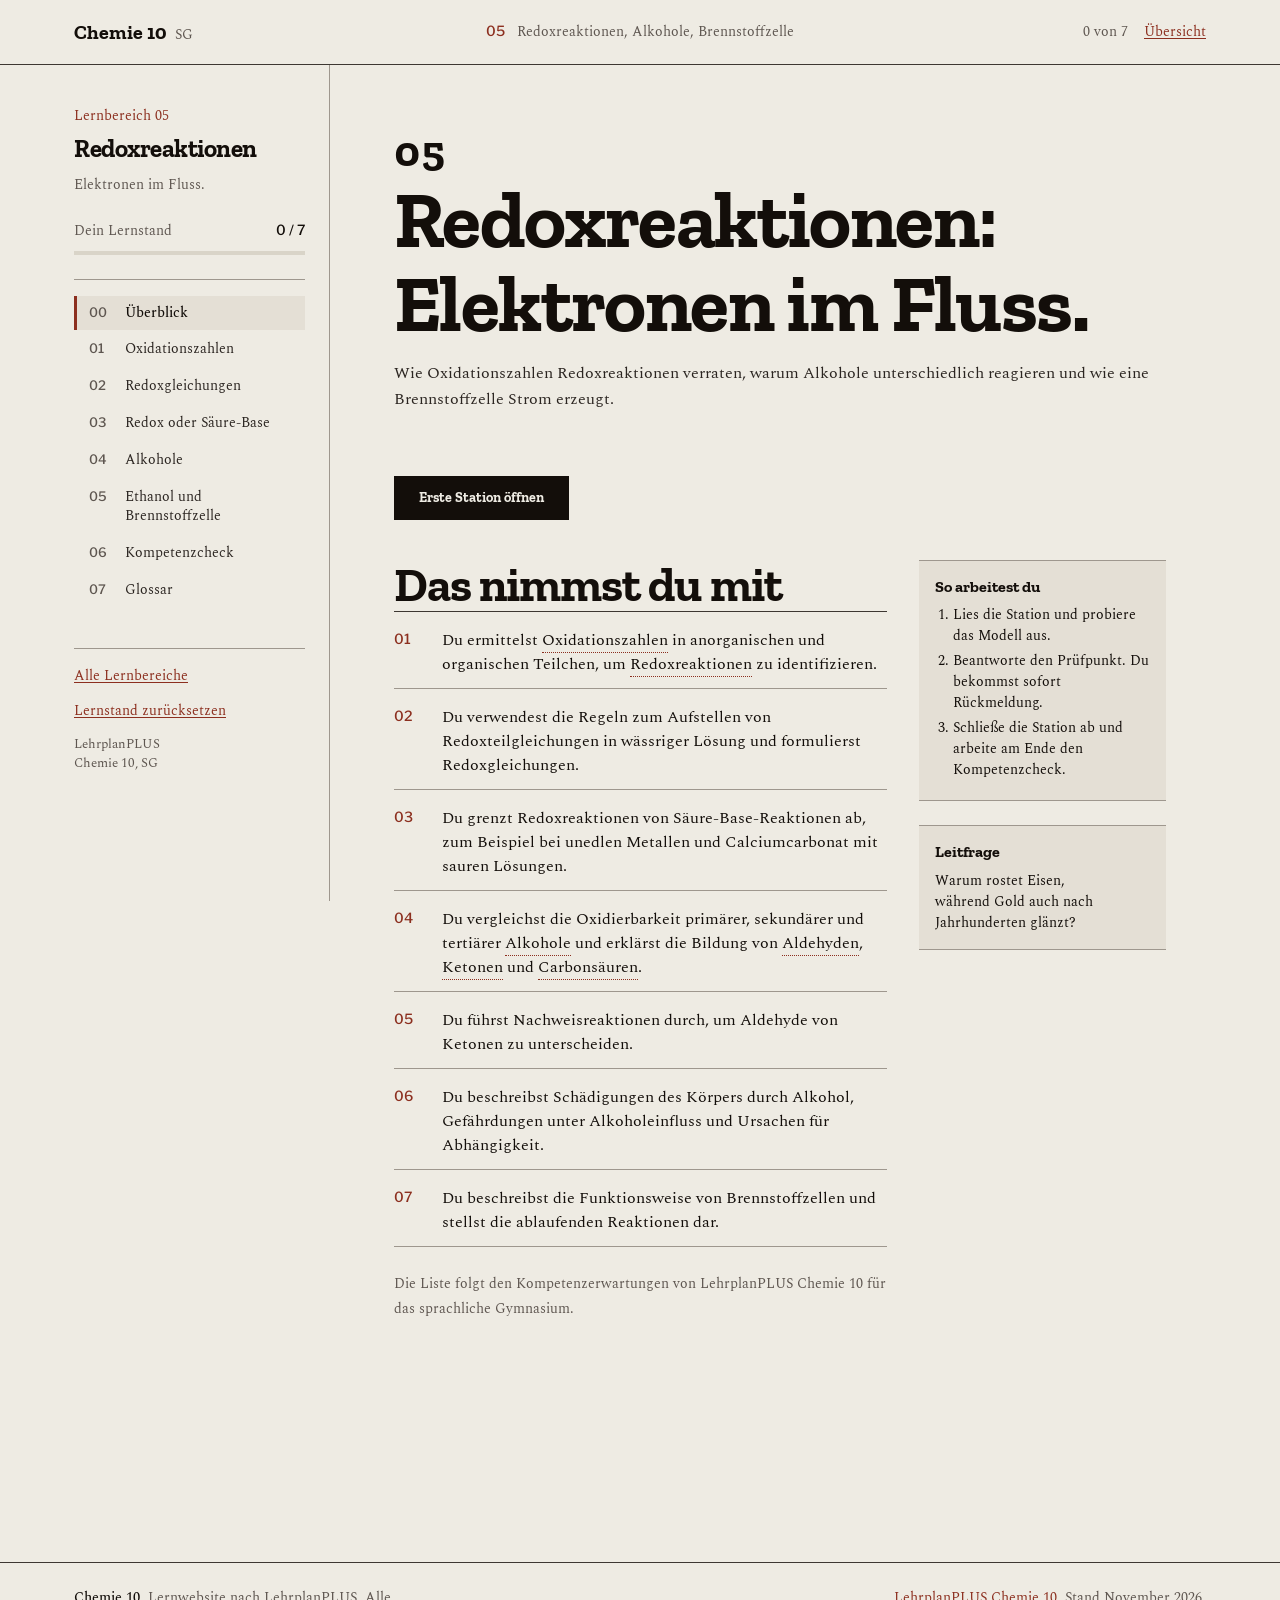
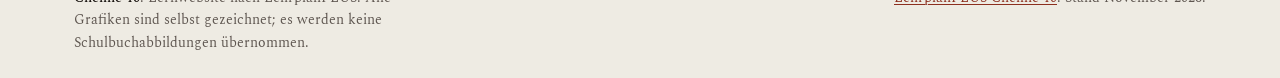
<file: SGChemie10/10-5-redox.html>
<!doctype html>
<html lang="de">
<head>
<meta charset="utf-8">
<meta name="viewport" content="width=device-width, initial-scale=1">
<link rel="icon" href="data:,">
<title>Redoxreaktionen: Elektronen im Fluss | Chemie 10</title>
<meta name="description" content="Interaktiver Lernpfad zu Oxidationszahlen, Redoxgleichungen, Alkoholoxidation, Nachweisreaktionen, Ethanol und Brennstoffzellen für Chemie 10 am SG.">
<link rel="preconnect" href="https://fonts.googleapis.com">
<link rel="preconnect" href="https://fonts.gstatic.com" crossorigin>
<link href="https://fonts.googleapis.com/css2?family=Zilla+Slab:wght@700&family=Spectral:ital,wght@0,400;0,500;1,400&family=Libre+Franklin:wght@500&display=swap" rel="stylesheet">
<style>
/* Hallmark · shape: app screen · genre: editorial · theme: Newsprint (deal 3/3, seed interaktive-chemie-lernwebsite-fuer-die-9539·9648ff15·2026-11-02·r0) · job: learn · scope: app
 * hero: none (app screen) · nav: masthead + station sidebar · footer: colophon · imagery: none, own SVG diagrams · signature: five subject instruments
 * axes: light/slab-serif/warm · posture: restrained · contrast: pass · fold: pass · v2.0.0 */
html { overflow-x: clip; }
body { overflow-x: clip; }
</style>
<link rel="stylesheet" href="assets/tokens.css">
<link rel="stylesheet" href="assets/base.css">
<link rel="stylesheet" href="assets/app.css">
</head>
<body data-page="lb5">
<a class="skip" href="#main">Zum Inhalt springen</a>
<header class="masthead">
  <div class="masthead__inner">
    <a class="brand" href="index.html" aria-label="Zur Übersicht Chemie 10"><span>Chemie 10</span><span class="brand__tag">SG</span></a>
    <p class="issue"><span class="issue__num">05</span> Redoxreaktionen, Alkohole, Brennstoffzelle</p>
    <div class="masthead__actions">
      <span class="progress-inline" data-progress-inline aria-live="polite">0 von 7</span>
      <a class="quiet-link" href="index.html">Übersicht</a>
      <button class="menu-btn btn btn--quiet btn--small" type="button" data-menu aria-expanded="false" aria-controls="sidebar">Stationen</button>
    </div>
  </div>
</header>
<div class="app">
  <aside class="sidebar" id="sidebar" aria-label="Stationen">
    <div class="sidebar__head">
      <p class="sidebar__kicker">Lernbereich 05</p>
      <h2 class="sidebar__title">Redoxreaktionen</h2>
      <p class="sidebar__deck">Elektronen im Fluss.</p>
      <div class="progress">
        <div class="progress__line"><span>Dein Lernstand</span><strong data-progress-text>0 / 7</strong></div>
        <div class="progress__track"><i data-progress-bar style="--p:0"></i></div>
      </div>
    </div>
    <nav class="station-nav">
      <a href="#start" data-station-link="start"><span class="station-nav__num">00</span><span>Überblick</span><span class="station-nav__check" aria-hidden="true">✓</span></a>
      <a href="#oxidation" data-station-link="oxidation"><span class="station-nav__num">01</span><span>Oxidationszahlen</span><span class="station-nav__check" aria-hidden="true">✓</span></a>
      <a href="#redox" data-station-link="redox"><span class="station-nav__num">02</span><span>Redoxgleichungen</span><span class="station-nav__check" aria-hidden="true">✓</span></a>
      <a href="#acidbase" data-station-link="acidbase"><span class="station-nav__num">03</span><span>Redox oder Säure-Base</span><span class="station-nav__check" aria-hidden="true">✓</span></a>
      <a href="#alcohol" data-station-link="alcohol"><span class="station-nav__num">04</span><span>Alkohole</span><span class="station-nav__check" aria-hidden="true">✓</span></a>
      <a href="#ethanol" data-station-link="ethanol"><span class="station-nav__num">05</span><span>Ethanol und Brennstoffzelle</span><span class="station-nav__check" aria-hidden="true">✓</span></a>
      <a href="#check" data-station-link="check"><span class="station-nav__num">06</span><span>Kompetenzcheck</span><span class="station-nav__check" aria-hidden="true">✓</span></a>
      <a href="#glossar" data-station-link="glossar"><span class="station-nav__num">07</span><span>Glossar</span><span class="station-nav__check" aria-hidden="true">✓</span></a>
    </nav>
    <div class="sidebar__foot">
      <a href="index.html">Alle Lernbereiche</a>
      <button class="quiet-link" type="button" data-reset-open>Lernstand zurücksetzen</button>
      <p>LehrplanPLUS<br>Chemie 10, SG</p>
    </div>
  </aside>

  <main class="main" id="main">
    <section class="station is-active" id="start" data-station="start" data-title="Überblick" aria-labelledby="start-title">
      <header class="station__head">
        <h1 id="start-title"><span class="station__num">05</span> Redoxreaktionen: Elektronen im Fluss.</h1>
        <p class="lead">Wie Oxidationszahlen Redoxreaktionen verraten, warum Alkohole unterschiedlich reagieren und wie eine Brennstoffzelle Strom erzeugt.</p>
      </header>
              <a class="btn start-cta" href="#oxidation" data-go="oxidation" data-start-cta aria-label="Erste Station öffnen: Oxidationszahlen">Erste Station öffnen</a>
      <div class="protocol">
        <div class="protocol__main">
          <h2>Das nimmst du mit</h2>
          <ol class="competencies">
            <li><span class="cnum">01</span><span>Du ermittelst Oxidationszahlen in anorganischen und organischen Teilchen, um Redoxreaktionen zu identifizieren.</span></li>
            <li><span class="cnum">02</span><span>Du verwendest die Regeln zum Aufstellen von Redoxteilgleichungen in wässriger Lösung und formulierst Redoxgleichungen.</span></li>
            <li><span class="cnum">03</span><span>Du grenzt Redoxreaktionen von Säure-Base-Reaktionen ab, zum Beispiel bei unedlen Metallen und Calciumcarbonat mit sauren Lösungen.</span></li>
            <li><span class="cnum">04</span><span>Du vergleichst die Oxidierbarkeit primärer, sekundärer und tertiärer Alkohole und erklärst die Bildung von Aldehyden, Ketonen und Carbonsäuren.</span></li>
            <li><span class="cnum">05</span><span>Du führst Nachweisreaktionen durch, um Aldehyde von Ketonen zu unterscheiden.</span></li>
            <li><span class="cnum">06</span><span>Du beschreibst Schädigungen des Körpers durch Alkohol, Gefährdungen unter Alkoholeinfluss und Ursachen für Abhängigkeit.</span></li>
            <li><span class="cnum">07</span><span>Du beschreibst die Funktionsweise von Brennstoffzellen und stellst die ablaufenden Reaktionen dar.</span></li>
          </ol>
          <p><small>Die Liste folgt den Kompetenzerwartungen von LehrplanPLUS Chemie 10 für das sprachliche Gymnasium.</small></p>
        </div>
        <aside class="protocol__margin">
          <div class="note">
            <p class="note__title">So arbeitest du</p>
            <ol>
              <li>Lies die Station und probiere das Modell aus.</li>
              <li>Beantworte den Prüfpunkt. Du bekommst sofort Rückmeldung.</li>
              <li>Schließe die Station ab und arbeite am Ende den Kompetenzcheck.</li>
            </ol>
          </div>
          <div class="note">
            <p class="note__title">Leitfrage</p>
            <p>Warum rostet Eisen, während Gold auch nach Jahrhunderten glänzt?</p>
          </div>
        </aside>
      </div>
    </section>

    <section class="station" id="oxidation" data-station="oxidation" data-title="Oxidationszahlen" aria-labelledby="oxidation-title">
      <header class="station__head">
        <h2 id="oxidation-title"><span class="station__num">01</span> Wie erkennt man Redoxreaktionen?</h2>
        <p class="lead">Oxidationszahlen sind Hilfszahlen. Ändern sie sich, hat ein Elektronenübergang stattgefunden.</p>
      </header>
      <div class="protocol">
        <div class="protocol__main">
          <figure class="tool" data-tool="oxidation" data-tool-data="oxidation">
            <div class="tool__head">
              <p class="tool__title">Oxidationszahlen-Rechner</p>
              <p class="tool__hint">Wähle ein Teilchen. Die Tabelle zeigt die Oxidationszahl jedes Atoms und die Summe.</p>
            </div>
            <div class="tool__controls" data-tool-controls></div>
            <div class="tool__stage" data-tool-stage><p class="tool__fallback">Der Rechner lädt mit JavaScript. Die Regeln stehen im Text.</p></div>
            <div class="tool__readout" data-tool-readout></div>
            <figcaption class="tool__caption">Die Summe der Oxidationszahlen entspricht der Ladung des Teilchens.</figcaption>
          </figure>
          <p>Oxidationszahlen geben an, wie viele Elektronen ein Atom formal aufgenommen oder abgegeben hat. Elemente haben die Oxidationszahl 0. Sauerstoff hat meist -II, Wasserstoff meist +I. Ausnahmen sind Peroxide wie H₂O₂ mit -I und Verbindungen wie OF₂, in denen Sauerstoff positiv ist. Die Summe aller Oxidationszahlen ergibt die Ladung des Teilchens.</p>
          <h3>So bestimmst du Oxidationszahlen</h3>
          <ol>
            <li>Reine Elemente haben die Oxidationszahl 0, zum Beispiel O₂, Fe oder Cl₂.</li>
            <li>Bei einatomigen Ionen ist die Oxidationszahl gleich der Ionenladung, zum Beispiel Na⁺ = +I, Cl⁻ = -I.</li>
            <li>Sauerstoff ist meist -II. Ausnahmen sind Peroxide wie H₂O₂ mit -I und OF₂, in dem Sauerstoff +II hat.</li>
            <li>Wasserstoff ist meist +I. In Metallhydriden wie NaH hat es -I.</li>
            <li>Die Summe aller Oxidationszahlen eines Teilchens ergibt seine Ladung. Bei einem neutralen Molekül ist die Summe 0.</li>
            <li>In organischen Molekülen setzt du H = +I und O = -II. Die Oxidationszahl des Kohlenstoffs berechnest du aus der Summe.</li>
          </ol>
          <p>Beispiel MnO₄⁻: Vier Sauerstoffatome tragen zusammen -8. Die Ladung des Ions ist -1. Daraus folgt für Mangan +VII. Probe: +VII + 4 × (-II) = -1.</p>
          <details class="deep">
            <summary>Mehr im Detail: Organische Moleküle</summary>
            <p>In organischen Molekülen haben die Kohlenstoffatome oft unterschiedliche Oxidationszahlen. Im Ethanol ist das CH₃-Kohlenstoffatom -III, das CH₂OH-Kohlenstoffatom -I. In der Essigsäure ist das CH₃-Kohlenstoffatom -III und das Carboxy-Kohlenstoffatom +III. Die durchschnittliche Oxidationszahl allein verdeckt diese Unterschiede.</p>
          </details>
          <section class="checkpoint" aria-labelledby="oxidation-check">
            <h3 id="oxidation-check">Prüfpunkt</h3>
            <div class="quiz" data-quiz="oxidation"><noscript><p class="tool__fallback">Die Prüfpunkt-Aufgaben brauchen JavaScript.</p></noscript></div>
          </section>
          <script type="application/json" data-quiz-data="oxidation">
          {
            "questions": [
              {
                "id": "q1",
                "type": "input",
                "level": "II",
                "competency": "K1",
                "prompt": "Welche Oxidationszahl hat Mangan im Permanganat-Ion MnO₄⁻?",
                "accept": [
                  "+7",
                  "7",
                  "vii",
                  "+vii"
                ],
                "model": "+VII",
                "placeholder": "z. B. +VII",
                "explain": "Vier Sauerstoffatome tragen zusammen -8. Die Ladung des Ions ist -1. Daraus folgt für Mangan +7."
              },
              {
                "id": "q2",
                "type": "mc",
                "level": "II",
                "competency": "K1",
                "prompt": "Welche Reaktion ist eine Redoxreaktion?",
                "options": [
                  "CaCO₃ + 2 HCl → CaCl₂ + CO₂ + H₂O",
                  "NaCl + Wasser → Salzlösung",
                  "NH₃ + H₂O ⇌ NH₄⁺ + OH⁻",
                  "Zn + 2 HCl → ZnCl₂ + H₂"
                ],
                "correct": 3,
                "explain": "Zink wird von 0 zu +II oxidiert, Wasserstoff von +I zu 0 reduziert. Bei den anderen Reaktionen ändern sich keine Oxidationszahlen."
              }
            ]
          }
          </script>
          <div class="station__footer">
            <span class="status" data-station-status></span>
            <div class="station__footer-actions">
              <button class="btn js-only" type="button" data-complete="oxidation">Station abschließen</button>
              <a class="quiet-link" href="#redox" data-go="redox" aria-label="Weiter zur Station Redoxgleichungen">Weiter</a>
            </div>
          </div>
        </div>
        <aside class="protocol__margin">
          <div class="note">
            <p class="note__title">Merke</p>
            <p>Oxidation: Oxidationszahl steigt. Reduktion: Oxidationszahl sinkt. Beides läuft gleichzeitig ab.</p>
          </div>
          <div class="note">
            <p class="note__title">Fachsprache</p>
            <dl>
              <dt>Oxidationszahl</dt><dd>Formale Ladung eines Atoms unter der Annahme, dass Bindungselektronen dem elektronegativeren Partner gehören.</dd>
              <dt>Oxidation</dt><dd>Abgabe von Elektronen; die Oxidationszahl steigt.</dd>
              <dt>Reduktion</dt><dd>Aufnahme von Elektronen; die Oxidationszahl sinkt.</dd>
            </dl>
          </div>
          <div class="note">
            <p class="note__title">Typischer Fehler</p>
            <p>Oxidationszahlen sind keine echten Ladungen. Sie sind eine Buchhaltungshilfe für Elektronenübergänge.</p>
          </div>
        </aside>
      </div>
    </section>

    <section class="station" id="redox" data-station="redox" data-title="Redoxgleichungen" aria-labelledby="redox-title">
      <header class="station__head">
        <h2 id="redox-title"><span class="station__num">02</span> Wie stellt man Redoxgleichungen auf?</h2>
        <p class="lead">Erst die Teilgleichungen, dann die Elektronenbilanz, zuletzt die Gesamtgleichung.</p>
      </header>
      <div class="protocol">
        <div class="protocol__main">
          <figure class="tool" data-tool="redox" data-tool-data="redox">
            <div class="tool__head">
              <p class="tool__title">Redox-Protokoll</p>
              <p class="tool__hint">Wähle eine Reaktion und gehe die Schritte durch.</p>
            </div>
            <div class="tool__controls" data-tool-controls></div>
            <div class="tool__stage" data-tool-stage><p class="tool__fallback">Das Redox-Protokoll lädt mit JavaScript. Die Regeln stehen im Text.</p></div>
            <div class="tool__readout" data-tool-readout></div>
            <figcaption class="tool__caption">In wässriger Lösung werden Sauerstoff und Wasserstoff mit H⁺, H₂O und Elektronen ausgeglichen.</figcaption>
          </figure>
          <p>Eine Redoxgleichung wird in vier Schritten aufgestellt. Zuerst formulierst du die Oxidation und die Reduktion als Teilgleichungen. Dann gleichst du die Elektronen aus, indem du die Teilgleichungen mit geeigneten Faktoren multiplizierst. Anschließend addierst du die Teilgleichungen und streichst die Elektronen. Zum Schluss prüfst du Atome und Ladungen.</p>
          <details class="deep">
            <summary>Mehr im Detail: Ladungsbilanz</summary>
            <p>Die Summe der Ladungen muss auf beiden Seiten gleich sein. Bei sauren Lösungen darfst du H⁺ verwenden; in basischer Lösung neutralisierst du die H⁺ mit OH⁻. Die Elektronen dürfen in der Gesamtgleichung nicht mehr auftreten, weil sie vollständig übertragen werden.</p>
          </details>
          <section class="checkpoint" aria-labelledby="redox-check">
            <h3 id="redox-check">Prüfpunkt</h3>
            <div class="quiz" data-quiz="redox"><noscript><p class="tool__fallback">Die Prüfpunkt-Aufgaben brauchen JavaScript.</p></noscript></div>
          </section>
          <script type="application/json" data-quiz-data="redox">
          {
            "questions": [
              {
                "id": "q1",
                "type": "mc",
                "level": "II",
                "competency": "K2",
                "prompt": "Welche Teilgleichung beschreibt die Oxidation von Fe²⁺ zu Fe³⁺?",
                "options": [
                  "Fe²⁺ → Fe³⁺ + e⁻",
                  "Fe³⁺ + e⁻ → Fe²⁺",
                  "Fe + 2 e⁻ → Fe²⁺",
                  "Fe²⁺ + 2 e⁻ → Fe"
                ],
                "correct": 0,
                "explain": "Eisen gibt ein Elektron ab. Die Oxidationszahl steigt von +II auf +III; das Elektron steht auf der Produktseite."
              },
              {
                "id": "q2",
                "type": "input",
                "level": "III",
                "competency": "K2",
                "prompt": "Wie viele Elektronen werden in der Teilgleichung MnO₄⁻ + 8 H⁺ + ? e⁻ → Mn²⁺ + 4 H₂O übertragen?",
                "accept": [
                  "5",
                  "fünf",
                  "5 e-",
                  "5e-"
                ],
                "model": "5",
                "placeholder": "Zahl eingeben",
                "explain": "Mangan wird von +VII zu +II reduziert. Die Differenz ist 5; es werden fünf Elektronen aufgenommen."
              }
            ]
          }
          </script>
          <div class="station__footer">
            <span class="status" data-station-status></span>
            <div class="station__footer-actions">
              <button class="btn js-only" type="button" data-complete="redox">Station abschließen</button>
              <a class="quiet-link" href="#acidbase" data-go="acidbase" aria-label="Weiter zur Station Redox oder Säure-Base">Weiter</a>
            </div>
          </div>
        </div>
        <aside class="protocol__margin">
          <div class="note">
            <p class="note__title">Merke</p>
            <p>Elektronen werden nie erzeugt oder verbraucht. Was der eine Partner abgibt, nimmt der andere auf.</p>
          </div>
          <div class="note">
            <p class="note__title">Fachsprache</p>
            <dl>
              <dt>Teilgleichung</dt><dd>Gleichung für Oxidation oder Reduktion allein.</dd>
              <dt>Elektronenbilanz</dt><dd>Gleich viele abgegebene und aufgenommene Elektronen.</dd>
              <dt>Reduktionsmittel</dt><dd>Teilchen, das Elektronen abgibt und selbst oxidiert wird.</dd>
              <dt>Oxidationsmittel</dt><dd>Teilchen, das Elektronen aufnimmt und selbst reduziert wird.</dd>
            </dl>
          </div>
          <div class="note">
            <p class="note__title">Typischer Fehler</p>
            <p>Die Elektronen dürfen in der Gesamtgleichung nicht stehen bleiben. Sie werden durch die Multiplikation der Teilgleichungen vollständig ausgeglichen.</p>
          </div>
        </aside>
      </div>
    </section>

    <section class="station" id="acidbase" data-station="acidbase" data-title="Redox oder Säure-Base" aria-labelledby="acidbase-title">
      <header class="station__head">
        <h2 id="acidbase-title"><span class="station__num">03</span> Redox oder Säure-Base?</h2>
        <p class="lead">Beide Reaktionen können mit sauren Lösungen ablaufen. Entscheidend ist, ob Elektronen oder Protonen übertragen werden.</p>
      </header>
      <div class="protocol">
        <div class="protocol__main">
          <p>Zink reagiert mit Salzsäure. Dabei entsteht Wasserstoffgas: Zn + 2 HCl → ZnCl₂ + H₂. Zink gibt Elektronen ab und wird oxidiert; die Wasserstoff-Ionen nehmen Elektronen auf und werden zu H₂ reduziert. Das ist eine Redoxreaktion.</p>
          <p>Calciumcarbonat reagiert ebenfalls mit Salzsäure: CaCO₃ + 2 HCl → CaCl₂ + CO₂ + H₂O. Hier werden Protonen übertragen, aber keine Oxidationszahlen geändert. Das ist eine Säure-Base-Reaktion mit anschließender Zersetzung der Kohlensäure.</p>
          <table class="data-table">
            <caption>Zwei Reaktionen mit saurer Lösung im Vergleich</caption>
            <thead><tr><th>Reaktion</th><th>Übertragen</th><th>Typ</th></tr></thead>
            <tbody>
              <tr><td>Zn + 2 HCl → ZnCl₂ + H₂</td><td>Elektronen</td><td>Redoxreaktion</td></tr>
              <tr><td>CaCO₃ + 2 HCl → CaCl₂ + CO₂ + H₂O</td><td>Protonen</td><td>Säure-Base-Reaktion</td></tr>
            </tbody>
          </table>
          <p>Die Unterscheidung ist wichtig, weil Redoxreaktionen mit Elektronenbilanz und Oxidationszahlen beschrieben werden, Säure-Base-Reaktionen mit Protonenübergängen und konjugierten Paaren. Viele Alltagsphänomene enthalten beide Anteile, zum Beispiel die Reaktion von Metallen mit Säuren und die gleichzeitige Bildung von Wasserstoff.</p>
          <section class="checkpoint" aria-labelledby="acidbase-check">
            <h3 id="acidbase-check">Prüfpunkt</h3>
            <div class="quiz" data-quiz="acidbase"><noscript><p class="tool__fallback">Die Prüfpunkt-Aufgaben brauchen JavaScript.</p></noscript></div>
          </section>
          <script type="application/json" data-quiz-data="acidbase">
          {
            "questions": [
              {
                "id": "q1",
                "type": "mc",
                "level": "II",
                "competency": "K3",
                "prompt": "Warum ist CaCO₃ + 2 HCl → CaCl₂ + CO₂ + H₂O keine Redoxreaktion?",
                "options": [
                  "Weil Calcium ein Metall ist.",
                  "Die Oxidationszahlen ändern sich nicht; es werden Protonen übertragen.",
                  "Weil Kohlendioxid entsteht.",
                  "Weil Wasser entsteht."
                ],
                "correct": 1,
                "explain": "Calcium bleibt +II, Kohlenstoff +IV, Sauerstoff -II und Wasserstoff +I. Es findet ein Protonenübergang statt, kein Elektronenübergang."
              },
              {
                "id": "q2",
                "type": "mc",
                "level": "I",
                "competency": "K3",
                "prompt": "Welches Gas entsteht bei der Reaktion von Zink mit Salzsäure?",
                "options": [
                  "Sauerstoff",
                  "Chlor",
                  "Wasserstoff",
                  "Kohlendioxid"
                ],
                "correct": 2,
                "explain": "Die Wasserstoff-Ionen werden zu elementarem Wasserstoff reduziert. Zn + 2 HCl → ZnCl₂ + H₂."
              }
            ]
          }
          </script>
          <div class="station__footer">
            <span class="status" data-station-status></span>
            <div class="station__footer-actions">
              <button class="btn js-only" type="button" data-complete="acidbase">Station abschließen</button>
              <a class="quiet-link" href="#alcohol" data-go="alcohol" aria-label="Weiter zur Station Alkohole">Weiter</a>
            </div>
          </div>
        </div>
        <aside class="protocol__margin">
          <div class="note">
            <p class="note__title">Merke</p>
            <p>Redox: Elektronen werden übertragen. Säure-Base: Protonen werden übertragen. Prüfe immer die Oxidationszahlen.</p>
          </div>
          <div class="note">
            <p class="note__title">Fachsprache</p>
            <dl>
              <dt>unedles Metall</dt><dd>Metall, das leicht Elektronen abgibt und mit sauren Lösungen Wasserstoff bildet.</dd>
              <dt>Elektronenübergang</dt><dd>Kern einer Redoxreaktion; die Oxidationszahlen ändern sich.</dd>
              <dt>Protonenübergang</dt><dd>Kern einer Säure-Base-Reaktion; die Oxidationszahlen bleiben gleich.</dd>
            </dl>
          </div>
          <div class="note">
            <p class="note__title">Typischer Fehler</p>
            <p>Nicht jede Reaktion mit einer Säure ist eine Säure-Base-Reaktion. Entscheidend ist, was übertragen wird.</p>
          </div>
        </aside>
      </div>
    </section>

    <section class="station" id="alcohol" data-station="alcohol" data-title="Alkohole" aria-labelledby="alcohol-title">
      <header class="station__head">
        <h2 id="alcohol-title"><span class="station__num">04</span> Was passiert bei der Oxidation von Alkoholen?</h2>
        <p class="lead">Primäre Alkohole werden zu Aldehyden und Carbonsäuren, sekundäre zu Ketonen, tertiäre reagieren nicht.</p>
      </header>
      <div class="protocol">
        <div class="protocol__main">
          <figure class="tool" data-tool="alcohol" data-tool-data="alcohol">
            <div class="tool__head">
              <p class="tool__title">Alkohol-Oxidation</p>
              <p class="tool__hint">Wähle einen Alkohol. Die Tabelle zeigt das Produkt und die Nachweisreaktionen.</p>
            </div>
            <div class="tool__controls" data-tool-controls></div>
            <div class="tool__stage" data-tool-stage><p class="tool__fallback">Das Modell lädt mit JavaScript. Die Regeln stehen im Text.</p></div>
            <div class="tool__readout" data-tool-readout></div>
            <figcaption class="tool__caption">Die Oxidationsstufe des funktionellen Kohlenstoffatoms entscheidet über das Produkt.</figcaption>
          </figure>
          <p>Bei einem primären Alkohol sitzt die OH-Gruppe am Ende der Kette. Bei der Oxidation entsteht zunächst ein Aldehyd, bei weiterer Oxidation eine Carbonsäure. Ein sekundärer Alkohol trägt die OH-Gruppe an einem Kohlenstoffatom mit zwei Kohlenstoffnachbarn; dabei entsteht ein Keton. Ein tertiärer Alkohol hat an diesem Kohlenstoffatom drei Kohlenstoffnachbarn und kein Wasserstoffatom, das für die Oxidation am funktionellen Zentrum benötigt wird.</p>
          <figure class="diagram-figure">
            <svg class="diagram" viewBox="0 0 800 360" role="img" aria-label="Baumdiagramm zur Oxidierbarkeit von Alkoholen: primär zu Aldehyd und Carbonsäure, sekundär zum Keton, tertiär keine Oxidation">
              <rect x="20" y="155" width="125" height="46" class="soft-fill" stroke="var(--color-rule-2)" stroke-width="1.2"/>
              <text x="82" y="183" text-anchor="middle" class="label-strong" font-size="15">Alkohol</text>
              <line x1="145" y1="178" x2="200" y2="88" class="rule-strong"/>
              <line x1="145" y1="178" x2="200" y2="188" class="rule-strong"/>
              <line x1="145" y1="178" x2="200" y2="288" class="rule-strong"/>
              <rect x="200" y="68" width="120" height="40" class="paper-fill" stroke="var(--color-rule-2)" stroke-width="1.2"/>
              <text x="260" y="94" text-anchor="middle" class="label-strong" font-size="15">primär</text>
              <rect x="200" y="168" width="120" height="40" class="paper-fill" stroke="var(--color-rule-2)" stroke-width="1.2"/>
              <text x="260" y="194" text-anchor="middle" class="label-strong" font-size="15">sekundär</text>
              <rect x="200" y="268" width="120" height="40" class="paper-fill" stroke="var(--color-rule-2)" stroke-width="1.2"/>
              <text x="260" y="294" text-anchor="middle" class="label-strong" font-size="15">tertiär</text>
              <line x1="320" y1="88" x2="380" y2="88" class="rule-strong"/>
              <line x1="320" y1="188" x2="380" y2="188" class="rule-strong"/>
              <line x1="320" y1="288" x2="380" y2="288" class="rule-strong"/>
              <rect x="380" y="68" width="145" height="40" class="soft-fill" stroke="var(--color-rule-2)" stroke-width="1.2"/>
              <text x="452" y="94" text-anchor="middle" class="label-strong" font-size="15">Aldehyd</text>
              <rect x="380" y="168" width="145" height="40" class="soft-fill" stroke="var(--color-rule-2)" stroke-width="1.2"/>
              <text x="452" y="194" text-anchor="middle" class="label-strong" font-size="15">Keton</text>
              <rect x="380" y="268" width="145" height="40" class="soft-fill" stroke="var(--color-rule-2)" stroke-width="1.2"/>
              <text x="452" y="288" text-anchor="middle" class="label-strong" font-size="14">keine Oxidation</text>
              <line x1="525" y1="88" x2="585" y2="88" class="rule-strong"/>
              <rect x="585" y="68" width="185" height="40" class="soft-fill" stroke="var(--color-rule-2)" stroke-width="1.2"/>
              <text x="677" y="94" text-anchor="middle" class="label-strong" font-size="15">Carbonsäure</text>
              <text x="452" y="126" text-anchor="middle" class="label-muted" font-size="12">Fehling +</text>
              <text x="452" y="226" text-anchor="middle" class="label-muted" font-size="12">Fehling -</text>
              <text x="452" y="326" text-anchor="middle" class="label-muted" font-size="12">kein Aldehyd-Nachweis</text>
            </svg>
            <figcaption>Primäre Alkohole oxidieren stufenweise zum Aldehyd und weiter zur Carbonsäure. Sekundäre Alkohole ergeben ein Keton; tertiäre Alkohole reagieren unter diesen Bedingungen nicht.</figcaption>
          </figure>
          <p>Aldehyde lassen sich mit der Fehling-Probe, der Silberspiegel-Probe oder der Schiffschen Probe nachweisen. Bei der Fehling-Probe entsteht ein roter Niederschlag aus Kupfer(I)-oxid; beim Silberspiegel scheidet sich Silber ab. Ketone reagieren unter diesen Bedingungen nicht positiv.</p>
          <section class="checkpoint" aria-labelledby="alcohol-check">
            <h3 id="alcohol-check">Prüfpunkt</h3>
            <div class="quiz" data-quiz="alcohol"><noscript><p class="tool__fallback">Die Prüfpunkt-Aufgaben brauchen JavaScript.</p></noscript></div>
          </section>
          <script type="application/json" data-quiz-data="alcohol">
          {
            "questions": [
              {
                "id": "q1",
                "type": "mc",
                "level": "II",
                "competency": "K4",
                "prompt": "Welches Produkt entsteht bei der Oxidation von Propan-1-ol?",
                "options": [
                  "Propan-2-on",
                  "Propan",
                  "Kein Produkt",
                  "Propanal, bei weiterer Oxidation Propansäure"
                ],
                "correct": 3,
                "explain": "Propan-1-ol ist ein primärer Alkohol. Die Oxidation führt über Propanal zur Propansäure."
              },
              {
                "id": "q2",
                "type": "mc",
                "level": "II",
                "competency": "K4",
                "prompt": "Warum reagiert 2-Methylpropan-2-ol nicht mit Permanganat?",
                "options": [
                  "Es ist tertiär; am funktionellen Kohlenstoffatom fehlt ein Wasserstoffatom für die Oxidation.",
                  "Es ist ein Aldehyd.",
                  "Es hat keine OH-Gruppe.",
                  "Es ist ein primärer Alkohol."
                ],
                "correct": 0,
                "explain": "Beim tertiären Alkohol trägt das C-Atom der OH-Gruppe drei Kohlenstoffnachbarn. Es gibt kein H-Atom, das im ersten Schritt abgespalten werden könnte."
              }
            ]
          }
          </script>
          <div class="station__footer">
            <span class="status" data-station-status></span>
            <div class="station__footer-actions">
              <button class="btn js-only" type="button" data-complete="alcohol">Station abschließen</button>
              <a class="quiet-link" href="#ethanol" data-go="ethanol" aria-label="Weiter zur Station Ethanol und Brennstoffzelle">Weiter</a>
            </div>
          </div>
        </div>
        <aside class="protocol__margin">
          <div class="note">
            <p class="note__title">Merke</p>
            <p>Primär: Aldehyd, dann Carbonsäure. Sekundär: Keton. Tertiär: keine Oxidation unter diesen Bedingungen.</p>
          </div>
          <div class="note">
            <p class="note__title">Fachsprache</p>
            <dl>
              <dt>primärer Alkohol</dt><dd>OH-Gruppe am endständigen Kohlenstoffatom.</dd>
              <dt>sekundärer Alkohol</dt><dd>OH-Gruppe an einem Kohlenstoffatom mit zwei C-Nachbarn.</dd>
              <dt>tertiärer Alkohol</dt><dd>OH-Gruppe an einem Kohlenstoffatom mit drei C-Nachbarn.</dd>
              <dt>Fehling-Probe</dt><dd>Nachweis für Aldehyde; roter Niederschlag aus Cu₂O.</dd>
            </dl>
          </div>
          <div class="note">
            <p class="note__title">Typischer Fehler</p>
            <p>Die Fehling-Probe ist kein Nachweis für alle Alkohole. Sie unterscheidet Aldehyde von Ketonen.</p>
          </div>
        </aside>
      </div>
    </section>

    <section class="station" id="ethanol" data-station="ethanol" data-title="Ethanol und Brennstoffzelle" aria-labelledby="ethanol-title">
      <header class="station__head">
        <h2 id="ethanol-title"><span class="station__num">05</span> Ethanol und Brennstoffzellen</h2>
        <p class="lead">Ethanol ist ein Lösemittel, ein Genussmittel und ein Gefahrstoff. In einer Brennstoffzelle kann seine Oxidation elektrische Energie liefern.</p>
      </header>
      <div class="protocol">
        <div class="protocol__main">
          <p>Ethanol entsteht durch Gärung aus Zucker oder durch die Hydratisierung von Ethen. Es wirkt auf das zentrale Nervensystem, verändert die Reaktionszeit und kann zu Abhängigkeit führen. Die Leber baut Ethanol über Ethanal ab; dabei entstehen reaktive Zwischenprodukte, die Zellen schädigen. Unter Alkoholeinfluss steigt das Unfallrisiko im Straßenverkehr und am Arbeitsplatz.</p>
          <figure class="diagram-figure">
            <svg class="diagram" viewBox="0 0 680 330" role="img" aria-label="Schematische Ethanol-Brennstoffzelle mit Anode, Kathode, Elektrolyt und Elektronenfluss">
              <rect x="50" y="55" width="170" height="210" class="soft-fill" stroke="var(--color-rule-2)" stroke-width="1.2"/>
              <rect x="460" y="55" width="170" height="210" class="soft-fill" stroke="var(--color-rule-2)" stroke-width="1.2"/>
              <rect x="250" y="55" width="180" height="210" class="paper-fill" stroke="var(--color-rule-2)" stroke-width="1.2"/>
              <text x="135" y="85" text-anchor="middle" class="label-strong">Anode</text>
              <text x="550" y="85" text-anchor="middle" class="label-strong">Kathode</text>
              <text x="340" y="85" text-anchor="middle" class="label-strong">Elektrolyt</text>
              <text x="135" y="125" text-anchor="middle" class="label-muted">C₂H₅OH + 3 H₂O</text>
              <text x="135" y="150" text-anchor="middle" class="label-muted">→ 2 CO₂ + 12 H⁺ + 12 e⁻</text>
              <text x="550" y="125" text-anchor="middle" class="label-muted">3 O₂ + 12 H⁺ + 12 e⁻</text>
              <text x="550" y="150" text-anchor="middle" class="label-muted">→ 6 H₂O</text>
              <text x="340" y="135" text-anchor="middle" class="label-muted">H⁺-Ionen</text>
              <line x1="135" y1="55" x2="135" y2="20" class="rule-strong"/>
              <line x1="550" y1="55" x2="550" y2="20" class="rule-strong"/>
              <line x1="135" y1="20" x2="550" y2="20" class="rule-strong"/>
              <text x="340" y="14" text-anchor="middle" class="label-strong">Elektronenfluss im äußeren Stromkreis</text>
              <line x1="230" y1="160" x2="450" y2="160" class="accent" stroke-dasharray="5 4"/>
              <text x="340" y="190" text-anchor="middle" class="label-muted">Ionenwanderung</text>
              <text x="340" y="300" text-anchor="middle" class="label-muted">Gesamtreaktion: C₂H₅OH + 3 O₂ → 2 CO₂ + 3 H₂O</text>
            </svg>
            <figcaption>Die Oxidation und die Reduktion sind räumlich getrennt. Die Elektronen fließen über den äußeren Stromkreis.</figcaption>
          </figure>
          <p>In einer Brennstoffzelle wird die chemische Energie eines Brennstoffs direkt in elektrische Energie umgewandelt. An der Anode wird der Brennstoff oxidiert, an der Kathode wird Sauerstoff reduziert. Die Elektronen fließen über einen äußeren Stromkreis; die Ionen wandern durch den Elektrolyten. Bei der Ethanol-Brennstoffzelle lautet die Gesamtreaktion C₂H₅OH + 3 O₂ → 2 CO₂ + 3 H₂O.</p>
          <section class="checkpoint" aria-labelledby="ethanol-check">
            <h3 id="ethanol-check">Prüfpunkt</h3>
            <div class="quiz" data-quiz="ethanol"><noscript><p class="tool__fallback">Die Prüfpunkt-Aufgaben brauchen JavaScript.</p></noscript></div>
          </section>
          <script type="application/json" data-quiz-data="ethanol">
          {
            "questions": [
              {
                "id": "q1",
                "type": "mc",
                "level": "II",
                "competency": "K6",
                "prompt": "Welche Gefahr besteht beim Konsum von Ethanol?",
                "options": [
                  "Ethanol ist ein Vitamin und völlig ungefährlich.",
                  "Die Leber bildet Ethanal als Zwischenprodukt; Zellen können geschädigt werden, das Unfallrisiko steigt und Abhängigkeit ist möglich.",
                  "Ethanol wirkt nur auf die Muskeln, nicht auf das Gehirn.",
                  "Ethanol kann nicht über die Leber abgebaut werden."
                ],
                "correct": 1,
                "explain": "Ethanol wird über Ethanal abgebaut. Ethanal ist reaktiv und kann Zellen schädigen. Alkohol beeinträchtigt die Koordination und das Urteilsvermögen."
              },
              {
                "id": "q2",
                "type": "mc",
                "level": "II",
                "competency": "K7",
                "prompt": "Was passiert an der Anode einer Brennstoffzelle?",
                "options": [
                  "Sauerstoff wird oxidiert.",
                  "Elektronen werden aufgenommen.",
                  "Der Brennstoff wird oxidiert und gibt Elektronen ab.",
                  "Es entsteht nur Wasser."
                ],
                "correct": 2,
                "explain": "An der Anode findet die Oxidation statt. Der Brennstoff gibt Elektronen ab; sie fließen über den äußeren Stromkreis zur Kathode."
              }
            ]
          }
          </script>
          <div class="station__footer">
            <span class="status" data-station-status></span>
            <div class="station__footer-actions">
              <button class="btn js-only" type="button" data-complete="ethanol">Station abschließen</button>
              <a class="quiet-link" href="#check" data-go="check" aria-label="Weiter zum Kompetenzcheck">Weiter</a>
            </div>
          </div>
        </div>
        <aside class="protocol__margin">
          <div class="note">
            <p class="note__title">Merke</p>
            <p>Anode: Oxidation, Elektronenabgabe. Kathode: Reduktion, Elektronenaufnahme. Die Elektronen fließen durch den äußeren Stromkreis.</p>
          </div>
          <div class="note">
            <p class="note__title">Fachsprache</p>
            <dl>
              <dt>Brennstoffzelle</dt><dd>Vorrichtung, die chemische Energie eines Brennstoffs direkt in elektrische Energie umwandelt.</dd>
              <dt>Anode</dt><dd>Elektrode, an der die Oxidation stattfindet.</dd>
              <dt>Kathode</dt><dd>Elektrode, an der die Reduktion stattfindet.</dd>
              <dt>Elektrolyt</dt><dd>Ionenleitende Phase zwischen den Elektroden.</dd>
            </dl>
          </div>
          <div class="note">
            <p class="note__title">Typischer Fehler</p>
            <p>Die Brennstoffzelle verbrennt den Brennstoff nicht. Oxidation und Reduktion laufen getrennt an den Elektroden ab.</p>
          </div>
        </aside>
      </div>
    </section>

    <section class="station" id="check" data-station="check" data-title="Kompetenzcheck" aria-labelledby="check-title">
      <header class="station__head">
        <h2 id="check-title"><span class="station__num">06</span> Kompetenzcheck</h2>
        <p class="lead">Zwölf Aufgaben zu den sieben Kompetenzen. Werte am Ende aus und lies die Rückmeldungen zu den offenen Aufgaben.</p>
      </header>
      <div class="check-banner">
        <div>
          <p class="check-banner__score" data-check-score>0 / 12</p>
          <p class="check-banner__text" data-check-text>Beantworte alle Aufgaben und werte dann aus. Jede Aufgabe zählt einen Punkt.</p>
        </div>
        <p class="check-banner__text">Der Bestwert bleibt gespeichert. Du kannst die Aufgaben zurücksetzen und erneut bearbeiten.</p>
      </div>
      <div class="competency-results" data-check-bars aria-label="Ergebnisse nach Kompetenz"></div>
      <div class="quiz" data-quiz="check"><noscript><p class="tool__fallback">Der Kompetenzcheck braucht JavaScript. Die Lerninhalte bleiben lesbar.</p></noscript></div>
      <div class="check-result" data-check-result hidden></div>
      <script type="application/json" data-quiz-data="check">
          {
            "final": true,
            "competencies": [
              {
                "id": "K1",
                "label": "K1: Oxidationszahlen und Redoxerkennung"
              },
              {
                "id": "K2",
                "label": "K2: Redoxgleichungen aufstellen"
              },
              {
                "id": "K3",
                "label": "K3: Redox und Säure-Base unterscheiden"
              },
              {
                "id": "K4",
                "label": "K4: Oxidation von Alkoholen"
              },
              {
                "id": "K5",
                "label": "K5: Nachweis von Aldehyden"
              },
              {
                "id": "K6",
                "label": "K6: Ethanol und Gesundheit"
              },
              {
                "id": "K7",
                "label": "K7: Brennstoffzellen"
              }
            ],
            "questions": [
              {
                "id": "c1",
                "type": "input",
                "level": "II",
                "competency": "K1",
                "prompt": "Welche Oxidationszahl hat Mangan im Permanganat-Ion MnO₄⁻?",
                "accept": [
                  "+7",
                  "7",
                  "vii",
                  "+vii"
                ],
                "model": "+VII",
                "placeholder": "z. B. +VII",
                "explain": "Vier Sauerstoffatome tragen -8; die Ladung ist -1. Mangan muss also +7 haben."
              },
              {
                "id": "c2",
                "type": "mc",
                "level": "II",
                "competency": "K1",
                "prompt": "Welche Reaktion ist eine Redoxreaktion?",
                "options": [
                  "CaCO₃ + 2 HCl → CaCl₂ + CO₂ + H₂O",
                  "NH₃ + H₂O ⇌ NH₄⁺ + OH⁻",
                  "NaCl + Wasser → Salzlösung",
                  "Zn + 2 HCl → ZnCl₂ + H₂"
                ],
                "correct": 3,
                "explain": "Zink wird oxidiert, Wasserstoff-Ionen werden reduziert. Bei den anderen Reaktionen ändern sich keine Oxidationszahlen."
              },
              {
                "id": "c3",
                "type": "mc",
                "level": "II",
                "competency": "K2",
                "prompt": "Welche Teilgleichung beschreibt die Oxidation von Fe²⁺ zu Fe³⁺?",
                "options": [
                  "Fe²⁺ → Fe³⁺ + e⁻",
                  "Fe³⁺ + e⁻ → Fe²⁺",
                  "Fe + 2 e⁻ → Fe²⁺",
                  "Fe²⁺ + 2 e⁻ → Fe"
                ],
                "correct": 0,
                "explain": "Die Oxidationszahl steigt von +II auf +III. Ein Elektron wird abgegeben."
              },
              {
                "id": "c4",
                "type": "input",
                "level": "III",
                "competency": "K2",
                "prompt": "Wie viele Elektronen werden in der Teilgleichung MnO₄⁻ + 8 H⁺ + ? e⁻ → Mn²⁺ + 4 H₂O übertragen?",
                "accept": [
                  "5",
                  "fünf",
                  "5 e-",
                  "5e-"
                ],
                "model": "5",
                "placeholder": "Zahl eingeben",
                "explain": "Mangan wird von +VII zu +II reduziert. Die Differenz beträgt 5 Elektronen."
              },
              {
                "id": "c5",
                "type": "mc",
                "level": "II",
                "competency": "K3",
                "prompt": "Warum ist CaCO₃ + 2 HCl → CaCl₂ + CO₂ + H₂O keine Redoxreaktion?",
                "options": [
                  "Weil Calcium ein Metall ist.",
                  "Die Oxidationszahlen ändern sich nicht; es werden Protonen übertragen.",
                  "Weil Kohlendioxid entsteht.",
                  "Weil Wasser entsteht."
                ],
                "correct": 1,
                "explain": "Es findet ein Protonenübergang statt. Die Oxidationszahlen bleiben unverändert."
              },
              {
                "id": "c6",
                "type": "mc",
                "level": "I",
                "competency": "K3",
                "prompt": "Welches Gas entsteht bei der Reaktion von Zink mit Salzsäure?",
                "options": [
                  "Sauerstoff",
                  "Chlor",
                  "Wasserstoff",
                  "Kohlendioxid"
                ],
                "correct": 2,
                "explain": "Wasserstoff-Ionen werden zu H₂ reduziert. Die Reaktion ist eine Redoxreaktion."
              },
              {
                "id": "c7",
                "type": "mc",
                "level": "II",
                "competency": "K4",
                "prompt": "Welches Produkt entsteht bei der Oxidation von Propan-1-ol?",
                "options": [
                  "Propan-2-on",
                  "Propan",
                  "Kein Produkt",
                  "Propanal, bei weiterer Oxidation Propansäure"
                ],
                "correct": 3,
                "explain": "Propan-1-ol ist primär. Die Oxidation führt über Propanal zur Propansäure."
              },
              {
                "id": "c8",
                "type": "mc",
                "level": "II",
                "competency": "K4",
                "prompt": "Warum reagiert 2-Methylpropan-2-ol nicht mit Permanganat?",
                "options": [
                  "Es ist tertiär; am funktionellen Kohlenstoffatom fehlt ein Wasserstoffatom für die Oxidation.",
                  "Es ist ein Aldehyd.",
                  "Es hat keine OH-Gruppe.",
                  "Es ist ein primärer Alkohol."
                ],
                "correct": 0,
                "explain": "Beim tertiären Alkohol hat das C-Atom der OH-Gruppe drei C-Nachbarn. Es fehlt das H-Atom, das für die Oxidation nötig wäre."
              },
              {
                "id": "c9",
                "type": "mc",
                "level": "I",
                "competency": "K5",
                "prompt": "Welche Probe unterscheidet Aldehyde von Ketonen?",
                "options": [
                  "Lackmusprobe",
                  "Fehling-Probe",
                  "Titration",
                  "Dichtemessung"
                ],
                "correct": 1,
                "explain": "Bei der Fehling-Probe entsteht mit Aldehyden ein roter Niederschlag aus Cu₂O. Ketone reagieren nicht positiv."
              },
              {
                "id": "c10",
                "type": "mc",
                "level": "II",
                "competency": "K6",
                "prompt": "Welche Gefahr besteht beim Konsum von Ethanol?",
                "options": [
                  "Ethanol ist ein Vitamin und völlig ungefährlich.",
                  "Ethanol wirkt nur auf die Muskeln, nicht auf das Gehirn.",
                  "Die Leber bildet Ethanal als Zwischenprodukt; Zellen können geschädigt werden, das Unfallrisiko steigt und Abhängigkeit ist möglich.",
                  "Ethanol kann nicht über die Leber abgebaut werden."
                ],
                "correct": 2,
                "explain": "Ethanal ist ein reaktives Zwischenprodukt. Alkohol beeinträchtigt die Koordination und das Urteilsvermögen; Abhängigkeit ist möglich."
              },
              {
                "id": "c11",
                "type": "mc",
                "level": "II",
                "competency": "K7",
                "prompt": "Was passiert an der Anode einer Brennstoffzelle?",
                "options": [
                  "Sauerstoff wird oxidiert.",
                  "Elektronen werden aufgenommen.",
                  "Es entsteht nur Wasser.",
                  "Der Brennstoff wird oxidiert und gibt Elektronen ab."
                ],
                "correct": 3,
                "explain": "An der Anode findet die Oxidation statt. Die Elektronen fließen über den äußeren Stromkreis zur Kathode."
              },
              {
                "id": "c12",
                "type": "mc",
                "level": "II",
                "competency": "K7",
                "prompt": "Welche Gesamtreaktion beschreibt eine Ethanol-Brennstoffzelle?",
                "options": [
                  "C₂H₅OH + 3 O₂ → 2 CO₂ + 3 H₂O",
                  "C₂H₅OH → C₂H₄ + H₂O",
                  "2 H₂ + O₂ → 2 H₂O",
                  "CH₄ + 2 O₂ → CO₂ + 2 H₂O"
                ],
                "correct": 0,
                "explain": "Ethanol wird zu Kohlendioxid oxidiert, Sauerstoff zu Wasser reduziert. Die Gesamtreaktion ist C₂H₅OH + 3 O₂ → 2 CO₂ + 3 H₂O."
              }
            ]
          }
          </script>
    </section>

    <section class="station" id="glossar" data-station="glossar" data-title="Glossar" aria-labelledby="glossar-title">
      <header class="station__head">
        <h2 id="glossar-title"><span class="station__num">07</span> Glossar</h2>
        <p class="lead">Die zentralen Begriffe des Lernbereichs in kurzer Form. Suche nach einem Wort oder einem Teil davon.</p>
      </header>
      <div class="glossary-search">
        <label class="visually-hidden" for="glossarySearch">Glossarbegriff suchen</label>
        <input id="glossarySearch" type="search" placeholder="Begriff suchen, zum Beispiel Oxidation, Fehling, Anode" data-glossary-search autocomplete="off">
        <span data-glossary-count>0</span>
      </div>
      <dl class="glossary" data-glossary>
        <div class="term"><dt>Oxidation</dt><dd>Abgabe von Elektronen; die Oxidationszahl steigt.</dd></div>
        <div class="term"><dt>Reduktion</dt><dd>Aufnahme von Elektronen; die Oxidationszahl sinkt.</dd></div>
        <div class="term"><dt>Oxidationszahl</dt><dd>Formale Ladung eines Atoms unter der Annahme, dass Bindungselektronen dem elektronegativeren Partner gehören.</dd></div>
        <div class="term"><dt>Reduktionsmittel</dt><dd>Teilchen, das Elektronen abgibt und selbst oxidiert wird.</dd></div>
        <div class="term"><dt>Oxidationsmittel</dt><dd>Teilchen, das Elektronen aufnimmt und selbst reduziert wird.</dd></div>
        <div class="term"><dt>Teilgleichung</dt><dd>Gleichung für die Oxidation oder die Reduktion allein.</dd></div>
        <div class="term"><dt>Elektronenbilanz</dt><dd>Gleich viele abgegebene und aufgenommene Elektronen.</dd></div>
        <div class="term"><dt>primärer Alkohol</dt><dd>OH-Gruppe am endständigen Kohlenstoffatom; Oxidation zu Aldehyd und Carbonsäure.</dd></div>
        <div class="term"><dt>sekundärer Alkohol</dt><dd>OH-Gruppe an einem Kohlenstoffatom mit zwei C-Nachbarn; Oxidation zum Keton.</dd></div>
        <div class="term"><dt>tertiärer Alkohol</dt><dd>OH-Gruppe an einem Kohlenstoffatom mit drei C-Nachbarn; keine Oxidation unter diesen Bedingungen.</dd></div>
        <div class="term"><dt>Fehling-Probe</dt><dd>Nachweis für Aldehyde; roter Niederschlag aus Kupfer(I)-oxid.</dd></div>
        <div class="term"><dt>Silberspiegel-Probe</dt><dd>Nachweis für Aldehyde; Silber scheidet sich an der Gefäßwand ab.</dd></div>
        <div class="term"><dt>Brennstoffzelle</dt><dd>Vorrichtung, die chemische Energie direkt in elektrische Energie umwandelt.</dd></div>
        <div class="term"><dt>Anode</dt><dd>Elektrode, an der die Oxidation stattfindet.</dd></div>
        <div class="term"><dt>Kathode</dt><dd>Elektrode, an der die Reduktion stattfindet.</dd></div>
      </dl>
      <p class="glossary-empty" data-glossary-empty hidden>Kein Begriff gefunden. Versuche einen anderen Suchbegriff.</p>
      <div class="station__footer">
        <span class="status" data-station-status></span>
        <div class="station__footer-actions">
          <a class="quiet-link" href="#check" data-go="check">Zum Kompetenzcheck</a>
          <a class="quiet-link" href="index.html">Alle Lernbereiche</a>
        </div>
      </div>
    </section>
  </main>
</div>

<footer class="colophon">
  <div class="colophon__inner">
    <p><strong>Chemie 10</strong>. Lernwebsite nach LehrplanPLUS. Alle Grafiken sind selbst gezeichnet; es werden keine Schulbuchabbildungen übernommen.</p>
    <p><a href="https://www.lehrplanplus.bayern.de/fachlehrplan/gymnasium/10/chemie/ch" target="_blank" rel="noopener">LehrplanPLUS Chemie 10</a>. Stand November 2026.</p>
  </div>
</footer>

<dialog class="dialog" id="resetDialog" aria-labelledby="reset-title">
  <h2 id="reset-title">Lernstand zurücksetzen?</h2>
  <p>Alle lokalen Ergebnisse dieser Seite werden gelöscht. Die Lerninhalte bleiben erhalten.</p>
  <div class="dialog__actions">
    <button class="btn btn--quiet" type="button" data-reset-cancel>Abbrechen</button>
    <button class="btn" type="button" data-reset-confirm>Ja, zurücksetzen</button>
  </div>
</dialog>

<script type="application/json" data-tool-data="oxidation">
{
  "particles": [
    { "id": "h2o", "label": "H₂O", "charge": 0, "atoms": [{ "el": "H", "n": 2, "ox": "+I", "value": 1 }, { "el": "O", "n": 1, "ox": "-II", "value": -2 }], "note": "Sauerstoff ist -II, Wasserstoff +I. Die Summe ist 0." },
    { "id": "co2", "label": "CO₂", "charge": 0, "atoms": [{ "el": "C", "n": 1, "ox": "+IV", "value": 4 }, { "el": "O", "n": 2, "ox": "-II", "value": -2 }], "note": "Kohlenstoff ist +IV. Die Summe ist 4 + 2 × (-2) = 0." },
    { "id": "ch4", "label": "CH₄", "charge": 0, "atoms": [{ "el": "C", "n": 1, "ox": "-IV", "value": -4 }, { "el": "H", "n": 4, "ox": "+I", "value": 1 }], "note": "Kohlenstoff ist -IV, Wasserstoff +I. Die Summe ist 0." },
    { "id": "methanol", "label": "CH₃OH", "charge": 0, "atoms": [{ "el": "C", "n": 1, "ox": "-II", "value": -2 }, { "el": "H", "n": 4, "ox": "+I", "value": 1 }, { "el": "O", "n": 1, "ox": "-II", "value": -2 }], "note": "Kohlenstoff ist -II. Die Summe ist -2 + 4 - 2 = 0." },
    { "id": "acetaldehyde", "label": "CH₃CHO", "charge": 0, "atoms": [{ "el": "C (CH₃)", "n": 1, "ox": "-III", "value": -3 }, { "el": "C (CHO)", "n": 1, "ox": "+I", "value": 1 }, { "el": "H", "n": 4, "ox": "+I", "value": 1 }, { "el": "O", "n": 1, "ox": "-II", "value": -2 }], "note": "Die beiden Kohlenstoffatome haben unterschiedliche Oxidationszahlen: -III und +I." },
    { "id": "acetic", "label": "CH₃COOH", "charge": 0, "atoms": [{ "el": "C (CH₃)", "n": 1, "ox": "-III", "value": -3 }, { "el": "C (COOH)", "n": 1, "ox": "+III", "value": 3 }, { "el": "H", "n": 4, "ox": "+I", "value": 1 }, { "el": "O", "n": 2, "ox": "-II", "value": -2 }], "note": "Das Carboxy-Kohlenstoffatom ist +III, das Methyl-Kohlenstoffatom -III. Die Summe ist 0." },
    { "id": "permanganate", "label": "MnO₄⁻", "charge": -1, "atoms": [{ "el": "Mn", "n": 1, "ox": "+VII", "value": 7 }, { "el": "O", "n": 4, "ox": "-II", "value": -2 }], "note": "Mangan ist +VII. Die Summe ist 7 - 8 = -1, also die Ladung des Ions." },
    { "id": "dichromate", "label": "Cr₂O₇²⁻", "charge": -2, "atoms": [{ "el": "Cr", "n": 2, "ox": "+VI", "value": 6 }, { "el": "O", "n": 7, "ox": "-II", "value": -2 }], "note": "Chrom ist +VI. Die Summe ist 12 - 14 = -2." },
    { "id": "peroxide", "label": "H₂O₂", "charge": 0, "atoms": [{ "el": "H", "n": 2, "ox": "+I", "value": 1 }, { "el": "O", "n": 2, "ox": "-I", "value": -1 }], "note": "Im Peroxid ist Sauerstoff -I, nicht -II. Die Summe ist 2 - 2 = 0." },
    { "id": "of2", "label": "OF₂", "charge": 0, "atoms": [{ "el": "O", "n": 1, "ox": "+II", "value": 2 }, { "el": "F", "n": 2, "ox": "-I", "value": -1 }], "note": "Fluor ist elektronegativer als Sauerstoff. Deshalb ist Sauerstoff hier +II." }
  ]
}
</script>
<script type="application/json" data-tool-data="redox">
{
  "reactions": [
    {
      "id": "zncu", "label": "Zn + Cu²⁺", "electron": "2 e⁻",
      "steps": [
        { "title": "Oxidation", "equation": "Zn → Zn²⁺ + 2 e⁻", "note": "Zink gibt zwei Elektronen ab und wird oxidiert.", "charge": "links 0, rechts +2 - 2 = 0" },
        { "title": "Reduktion", "equation": "Cu²⁺ + 2 e⁻ → Cu", "note": "Kupfer-Ionen nehmen die Elektronen auf und werden reduziert.", "charge": "links +2 - 2 = 0, rechts 0" },
        { "title": "Elektronenbilanz", "equation": "2 e⁻ abgegeben, 2 e⁻ aufgenommen", "note": "Die Elektronenbilanz ist bereits ausgeglichen.", "charge": "ausgeglichen" },
        { "title": "Gesamtgleichung", "equation": "Zn + Cu²⁺ → Zn²⁺ + Cu", "note": "Zink ist das Reduktionsmittel, Kupfer-Ion das Oxidationsmittel.", "charge": "links +2, rechts +2" }
      ],
      "note": "Die Elektronen werden von Zink auf Kupfer-Ionen übertragen. Die Gesamtladung bleibt erhalten."
    },
    {
      "id": "mno4fe", "label": "MnO₄⁻ + Fe²⁺", "electron": "5 e⁻",
      "steps": [
        { "title": "Oxidation", "equation": "Fe²⁺ → Fe³⁺ + e⁻", "note": "Eisen gibt ein Elektron ab; die Oxidationszahl steigt von +II auf +III.", "charge": "links +2, rechts +3 - 1 = +2" },
        { "title": "Reduktion", "equation": "MnO₄⁻ + 8 H⁺ + 5 e⁻ → Mn²⁺ + 4 H₂O", "note": "Mangan wird von +VII zu +II reduziert; Sauerstoff wird mit H⁺ und H₂O ausgeglichen.", "charge": "links -1 + 8 - 5 = +2, rechts +2" },
        { "title": "Elektronenbilanz", "equation": "5 × Fe²⁺ → 5 Fe³⁺ + 5 e⁻; 1 × MnO₄⁻ + 8 H⁺ + 5 e⁻ → Mn²⁺ + 4 H₂O", "note": "Die Oxidation wird mit 5 multipliziert, die Reduktion bleibt einfach.", "charge": "5 e⁻ abgegeben, 5 e⁻ aufgenommen" },
        { "title": "Gesamtgleichung", "equation": "MnO₄⁻ + 5 Fe²⁺ + 8 H⁺ → Mn²⁺ + 5 Fe³⁺ + 4 H₂O", "note": "Die Elektronen sind vollständig ausgeglichen. Permanganat ist das Oxidationsmittel.", "charge": "links -1 + 10 + 8 = +17, rechts +2 + 15 = +17" }
      ],
      "note": "In saurer Lösung wird Permanganat zu Mn²⁺ reduziert. Die Farbe verschwindet, weil Mn²⁺ farblos ist."
    },
    {
      "id": "ethanolmno4", "label": "Ethanol + MnO₄⁻", "electron": "20 e⁻",
      "steps": [
        { "title": "Oxidation", "equation": "C₂H₅OH + H₂O → CH₃COOH + 4 H⁺ + 4 e⁻", "note": "Ethanol wird zu Essigsäure oxidiert. Wasser und H⁺ gleichen die Atome aus.", "charge": "links 0, rechts 4 - 4 = 0" },
        { "title": "Reduktion", "equation": "MnO₄⁻ + 8 H⁺ + 5 e⁻ → Mn²⁺ + 4 H₂O", "note": "Permanganat wird zu Mangan(II) reduziert.", "charge": "links -1 + 8 - 5 = +2, rechts +2" },
        { "title": "Elektronenbilanz", "equation": "5 × Oxidation und 4 × Reduktion ergeben 20 e⁻", "note": "Das kleinste gemeinsame Vielfache von 4 und 5 ist 20.", "charge": "20 e⁻ abgegeben, 20 e⁻ aufgenommen" },
        { "title": "Gesamtgleichung", "equation": "5 C₂H₅OH + 4 MnO₄⁻ + 12 H⁺ → 5 CH₃COOH + 4 Mn²⁺ + 11 H₂O", "note": "Die Gesamtgleichung ist atom- und ladungsbilanziert.", "charge": "links -4 + 12 = +8, rechts 4 × 2 = +8" }
      ],
      "note": "Ethanol wird in saurer Lösung von Permanganat zur Essigsäure oxidiert. Die violette Farbe des Permanganats verschwindet."
    }
  ]
}
</script>
<script type="application/json" data-tool-data="alcohol">
{
  "alcohols": [
    {
      "id": "ethanol",
      "label": "Ethanol",
      "class": "primär",
      "product": "Ethanal, weiter zu Ethansäure",
      "fehling": "positiv",
      "silver": "positiv",
      "schiff": "positiv",
      "note": "Ethanol ist ein primärer Alkohol. Die Oxidation führt über Ethanal zur Essigsäure.",
      "structure": "CH₃-CH₂-OH",
      "productStructure": "CH₃-CHO → CH₃-COOH"
    },
    {
      "id": "propan1ol",
      "label": "Propan-1-ol",
      "class": "primär",
      "product": "Propanal, weiter zu Propansäure",
      "fehling": "positiv",
      "silver": "positiv",
      "schiff": "positiv",
      "note": "Propan-1-ol ist primär. Die endständige OH-Gruppe wird zunächst zum Aldehyd oxidiert.",
      "structure": "CH₃-CH₂-CH₂-OH",
      "productStructure": "CH₃-CH₂-CHO → CH₃-CH₂-COOH"
    },
    {
      "id": "propan2ol",
      "label": "Propan-2-ol",
      "class": "sekundär",
      "product": "Propan-2-on",
      "fehling": "negativ",
      "silver": "negativ",
      "schiff": "negativ",
      "note": "Propan-2-ol ist sekundär. Es entsteht ein Keton; Aldehyd-Nachweise bleiben negativ.",
      "structure": "CH₃-CH(OH)-CH₃",
      "productStructure": "CH₃-CO-CH₃"
    },
    {
      "id": "tertbutanol",
      "label": "2-Methylpropan-2-ol",
      "class": "tertiär",
      "product": "keine Oxidation unter diesen Bedingungen",
      "fehling": "negativ",
      "silver": "negativ",
      "schiff": "negativ",
      "note": "Der tertiäre Alkohol hat am funktionellen Kohlenstoffatom kein Wasserstoffatom. Die Oxidation findet nicht statt.",
      "structure": "(CH₃)₃C-OH",
      "productStructure": "keine Oxidation"
    }
  ]
}
</script>
<script src="assets/tools.js" defer></script>
<script src="assets/app.js" defer></script>
</body>
</html>
</file>
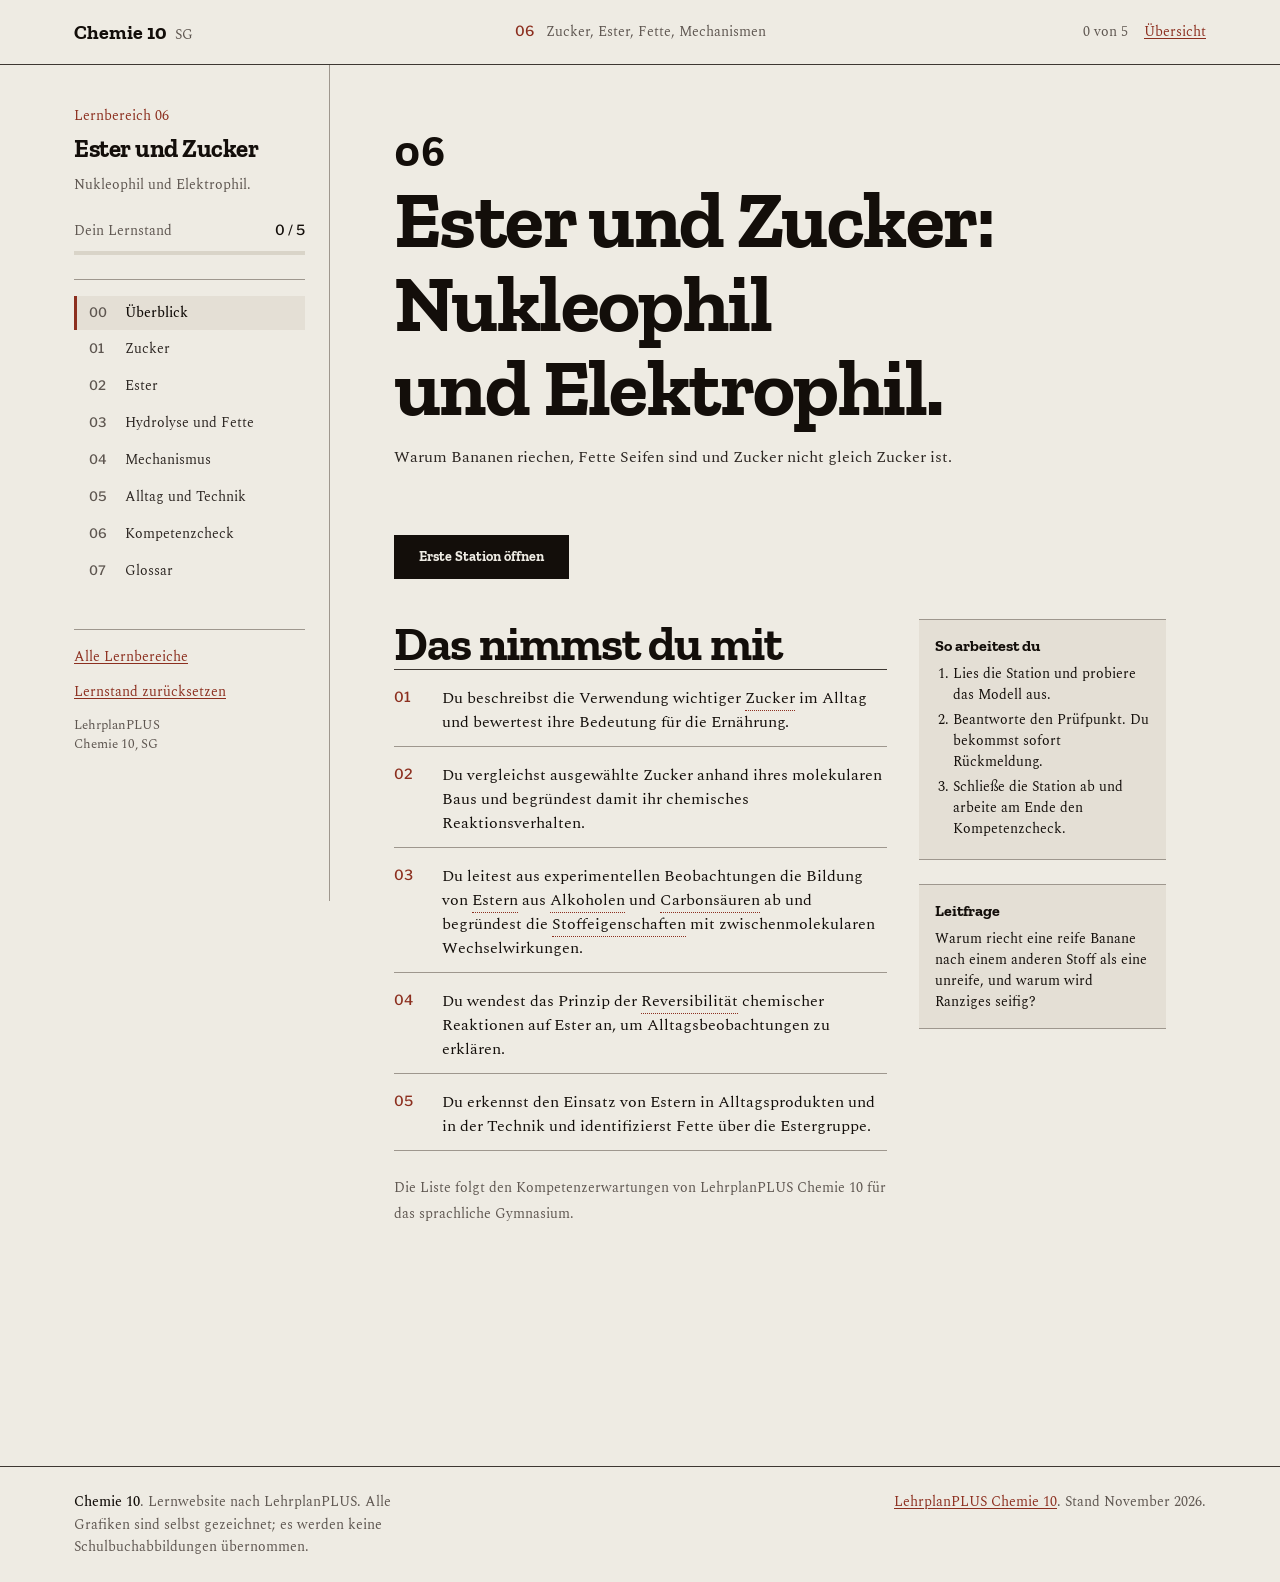
<file: SGChemie10/10-6-ester.html>
<!doctype html>
<html lang="de">
<head>
<meta charset="utf-8">
<meta name="viewport" content="width=device-width, initial-scale=1">
<link rel="icon" href="data:,">
<title>Ester und Zucker: Nukleophil und Elektrophil | Chemie 10</title>
<meta name="description" content="Interaktiver Lernpfad zu Zuckern, Estern, Esterkondensation, Hydrolyse, Fetten und Alltagsprodukten für Chemie 10 am SG.">
<link rel="preconnect" href="https://fonts.googleapis.com">
<link rel="preconnect" href="https://fonts.gstatic.com" crossorigin>
<link href="https://fonts.googleapis.com/css2?family=Zilla+Slab:wght@700&family=Spectral:ital,wght@0,400;0,500;1,400&family=Libre+Franklin:wght@500&display=swap" rel="stylesheet">
<style>
/* Hallmark · shape: app screen · genre: editorial · theme: Newsprint (deal 3/3, seed interaktive-chemie-lernwebsite-fuer-die-9539·9648ff15·2026-11-02·r0) · job: learn · scope: app
 * hero: none (app screen) · nav: masthead + station sidebar · footer: colophon · imagery: none, own SVG diagrams · signature: five subject instruments
 * axes: light/slab-serif/warm · posture: restrained · contrast: pass · fold: pass · v2.0.0 */
html { overflow-x: clip; }
body { overflow-x: clip; }
</style>
<link rel="stylesheet" href="assets/tokens.css">
<link rel="stylesheet" href="assets/base.css">
<link rel="stylesheet" href="assets/app.css">
</head>
<body data-page="lb6">
<a class="skip" href="#main">Zum Inhalt springen</a>
<header class="masthead">
  <div class="masthead__inner">
    <a class="brand" href="index.html" aria-label="Zur Übersicht Chemie 10"><span>Chemie 10</span><span class="brand__tag">SG</span></a>
    <p class="issue"><span class="issue__num">06</span> Zucker, Ester, Fette, Mechanismen</p>
    <div class="masthead__actions">
      <span class="progress-inline" data-progress-inline aria-live="polite">0 von 5</span>
      <a class="quiet-link" href="index.html">Übersicht</a>
      <button class="menu-btn btn btn--quiet btn--small" type="button" data-menu aria-expanded="false" aria-controls="sidebar">Stationen</button>
    </div>
  </div>
</header>
<div class="app">
  <aside class="sidebar" id="sidebar" aria-label="Stationen">
    <div class="sidebar__head">
      <p class="sidebar__kicker">Lernbereich 06</p>
      <h2 class="sidebar__title">Ester und Zucker</h2>
      <p class="sidebar__deck">Nukleophil und Elektrophil.</p>
      <div class="progress">
        <div class="progress__line"><span>Dein Lernstand</span><strong data-progress-text>0 / 5</strong></div>
        <div class="progress__track"><i data-progress-bar style="--p:0"></i></div>
      </div>
    </div>
    <nav class="station-nav">
      <a href="#start" data-station-link="start"><span class="station-nav__num">00</span><span>Überblick</span><span class="station-nav__check" aria-hidden="true">✓</span></a>
      <a href="#sugars" data-station-link="sugars"><span class="station-nav__num">01</span><span>Zucker</span><span class="station-nav__check" aria-hidden="true">✓</span></a>
      <a href="#ester" data-station-link="ester"><span class="station-nav__num">02</span><span>Ester</span><span class="station-nav__check" aria-hidden="true">✓</span></a>
      <a href="#hydrolysis" data-station-link="hydrolysis"><span class="station-nav__num">03</span><span>Hydrolyse und Fette</span><span class="station-nav__check" aria-hidden="true">✓</span></a>
      <a href="#mechanism" data-station-link="mechanism"><span class="station-nav__num">04</span><span>Mechanismus</span><span class="station-nav__check" aria-hidden="true">✓</span></a>
      <a href="#products" data-station-link="products"><span class="station-nav__num">05</span><span>Alltag und Technik</span><span class="station-nav__check" aria-hidden="true">✓</span></a>
      <a href="#check" data-station-link="check"><span class="station-nav__num">06</span><span>Kompetenzcheck</span><span class="station-nav__check" aria-hidden="true">✓</span></a>
      <a href="#glossar" data-station-link="glossar"><span class="station-nav__num">07</span><span>Glossar</span><span class="station-nav__check" aria-hidden="true">✓</span></a>
    </nav>
    <div class="sidebar__foot">
      <a href="index.html">Alle Lernbereiche</a>
      <button class="quiet-link" type="button" data-reset-open>Lernstand zurücksetzen</button>
      <p>LehrplanPLUS<br>Chemie 10, SG</p>
    </div>
  </aside>

  <main class="main" id="main">
    <section class="station is-active" id="start" data-station="start" data-title="Überblick" aria-labelledby="start-title">
      <header class="station__head">
        <h1 id="start-title"><span class="station__num">06</span> Ester und Zucker: Nukleophil und Elektrophil.</h1>
        <p class="lead">Warum Bananen riechen, Fette Seifen sind und Zucker nicht gleich Zucker ist.</p>
      </header>
              <a class="btn start-cta" href="#sugars" data-go="sugars" data-start-cta aria-label="Erste Station öffnen: Zucker">Erste Station öffnen</a>
      <div class="protocol">
        <div class="protocol__main">
          <h2>Das nimmst du mit</h2>
          <ol class="competencies">
            <li><span class="cnum">01</span><span>Du beschreibst die Verwendung wichtiger Zucker im Alltag und bewertest ihre Bedeutung für die Ernährung.</span></li>
            <li><span class="cnum">02</span><span>Du vergleichst ausgewählte Zucker anhand ihres molekularen Baus und begründest damit ihr chemisches Reaktionsverhalten.</span></li>
            <li><span class="cnum">03</span><span>Du leitest aus experimentellen Beobachtungen die Bildung von Estern aus Alkoholen und Carbonsäuren ab und begründest die Stoffeigenschaften mit zwischenmolekularen Wechselwirkungen.</span></li>
            <li><span class="cnum">04</span><span>Du wendest das Prinzip der Reversibilität chemischer Reaktionen auf Ester an, um Alltagsbeobachtungen zu erklären.</span></li>
            <li><span class="cnum">05</span><span>Du erkennst den Einsatz von Estern in Alltagsprodukten und in der Technik und identifizierst Fette über die Estergruppe.</span></li>
          </ol>
          <p><small>Die Liste folgt den Kompetenzerwartungen von LehrplanPLUS Chemie 10 für das sprachliche Gymnasium.</small></p>
        </div>
        <aside class="protocol__margin">
          <div class="note">
            <p class="note__title">So arbeitest du</p>
            <ol>
              <li>Lies die Station und probiere das Modell aus.</li>
              <li>Beantworte den Prüfpunkt. Du bekommst sofort Rückmeldung.</li>
              <li>Schließe die Station ab und arbeite am Ende den Kompetenzcheck.</li>
            </ol>
          </div>
          <div class="note">
            <p class="note__title">Leitfrage</p>
            <p>Warum riecht eine reife Banane nach einem anderen Stoff als eine unreife, und warum wird Ranziges seifig?</p>
          </div>
        </aside>
      </div>
    </section>

    <section class="station" id="sugars" data-station="sugars" data-title="Zucker" aria-labelledby="sugars-title">
      <header class="station__head">
        <h2 id="sugars-title"><span class="station__num">01</span> Was sind Zucker?</h2>
        <p class="lead">Monosaccharide sind Polyhydroxyaldehyde oder Polyhydroxyketone. Sie können offenkettig oder als Ring vorliegen.</p>
      </header>
      <div class="protocol">
        <div class="protocol__main">
          <p>Glucose und Fructose sind Monosaccharide mit sechs Kohlenstoffatomen. Glucose besitzt eine Aldehydgruppe, Fructose eine Ketogruppe; beide tragen mehrere Hydroxygruppen. In wässriger Lösung schließen sie meist zu Ringen: Glucose bildet einen Sechsring, Fructose einen Fünfring. Der Ringschluss ist eine intramolekulare nucleophile Addition.</p>
          <div class="figure-grid">
            <figure>
              <span class="fig-name">Offenkettige Form (Fischer)</span>
              <svg class="diagram" viewBox="0 0 300 300" role="img" aria-label="Fischer-Projektion von Glucose mit sechs Kohlenstoffatomen, Aldehydgruppe und Hydroxygruppen">
                <text x="150" y="22" text-anchor="middle" class="label-strong" font-size="15">CHO</text>
                <line x1="150" y1="28" x2="150" y2="250" class="rule-strong"/>
                <text x="125" y="28" text-anchor="end" class="label-muted" font-size="11">1</text>
                <line x1="150" y1="70" x2="190" y2="70" class="rule-strong"/>
                <text x="198" y="74" class="label-strong" font-size="13">OH</text>
                <text x="125" y="74" text-anchor="end" class="label-muted" font-size="11">2</text>
                <line x1="150" y1="110" x2="110" y2="110" class="rule-strong"/>
                <text x="102" y="114" text-anchor="end" class="label-strong" font-size="13">OH</text>
                <text x="125" y="114" text-anchor="end" class="label-muted" font-size="11">3</text>
                <line x1="150" y1="150" x2="190" y2="150" class="rule-strong"/>
                <text x="198" y="154" class="label-strong" font-size="13">OH</text>
                <text x="125" y="154" text-anchor="end" class="label-muted" font-size="11">4</text>
                <line x1="150" y1="190" x2="190" y2="190" class="rule-strong"/>
                <text x="198" y="194" class="label-strong" font-size="13">OH</text>
                <text x="125" y="194" text-anchor="end" class="label-muted" font-size="11">5</text>
                <text x="150" y="275" text-anchor="middle" class="label-strong" font-size="15">CH₂OH</text>
                <text x="125" y="275" text-anchor="end" class="label-muted" font-size="11">6</text>
              </svg>
              <figcaption>Die offenkettige Form zeigt die Aldehydgruppe am C1 und die Hydroxygruppen an C2 bis C5.</figcaption>
            </figure>
            <figure>
              <span class="fig-name">Ringform (Haworth, vereinfacht)</span>
              <svg class="diagram" viewBox="0 0 300 300" role="img" aria-label="Vereinfachte Haworth-Projektion von beta-D-Glucose mit Sechsring und Hydroxygruppen">
                <polygon points="150,75 220,75 260,125 220,175 150,175 110,125" class="paper-fill" stroke="var(--color-rule-2)" stroke-width="1.4"/>
                <text x="230" y="70" text-anchor="middle" class="label-strong" font-size="15">O</text>
                <text x="275" y="130" text-anchor="middle" class="label-muted" font-size="11">1</text>
                <text x="235" y="200" text-anchor="middle" class="label-muted" font-size="11">2</text>
                <text x="150" y="200" text-anchor="middle" class="label-muted" font-size="11">3</text>
                <text x="95" y="150" text-anchor="middle" class="label-muted" font-size="11">4</text>
                <text x="135" y="70" text-anchor="middle" class="label-muted" font-size="11">5</text>
                <line x1="150" y1="75" x2="130" y2="40" class="rule-strong"/>
                <text x="60" y="32" text-anchor="middle" class="label-strong" font-size="13">CH₂OH</text>
                <line x1="260" y1="125" x2="285" y2="105" class="rule-strong"/>
                <text x="292" y="100" text-anchor="middle" class="label-strong" font-size="13">OH</text>
                <line x1="220" y1="175" x2="220" y2="205" class="rule-strong"/>
                <text x="220" y="220" text-anchor="middle" class="label-strong" font-size="13">OH</text>
                <line x1="150" y1="175" x2="150" y2="205" class="rule-strong"/>
                <text x="150" y="220" text-anchor="middle" class="label-strong" font-size="13">OH</text>
                <line x1="110" y1="125" x2="80" y2="105" class="rule-strong"/>
                <text x="60" y="100" text-anchor="middle" class="label-strong" font-size="13">OH</text>
                <text x="150" y="270" text-anchor="middle" class="label-muted" font-size="12">β-D-Glucose</text>
              </svg>
              <figcaption>Die Ringform entsteht durch intramolekulare Addition. α- und β-Glucose unterscheiden sich in der Stellung der OH-Gruppe an C1.</figcaption>
            </figure>
          </div>
          <p><small>Die Haworth-Darstellung ist vereinfacht. In wässriger Lösung stehen offenkettige Form und Ringform im Gleichgewicht.</small></p>
          <p>Saccharose ist ein Disaccharid aus Glucose und Fructose, verbunden über eine glycosidische Bindung. Stärke und Cellulose sind Polysaccharide aus vielen Glucosebausteinen. Stärke dient als Energiespeicher, Cellulose als Strukturstoff in Pflanzen.</p>
          <table class="data-table">
            <caption>Wichtige Zucker im Überblick</caption>
            <thead><tr><th>Zucker</th><th>Bausteine</th><th>Funktionelle Gruppen</th><th>Vorkommen</th></tr></thead>
            <tbody>
              <tr><td>Glucose</td><td>Monosaccharid</td><td>Aldehyd, mehrere OH</td><td>Traubenzucker, Obst, Honig</td></tr>
              <tr><td>Fructose</td><td>Monosaccharid</td><td>Keton, mehrere OH</td><td>Fruchtzucker, Obst, Honig</td></tr>
              <tr><td>Saccharose</td><td>Glucose + Fructose</td><td>glycosidische Bindung</td><td>Haushaltszucker</td></tr>
              <tr><td>Stärke</td><td>viele Glucosebausteine</td><td>glycosidische Bindungen</td><td>Kartoffeln, Getreide</td></tr>
              <tr><td>Cellulose</td><td>viele Glucosebausteine</td><td>glycosidische Bindungen</td><td>Pflanzenfasern, Holz</td></tr>
            </tbody>
          </table>
          <p>Zucker liefern Energie, sind aber kein Ersatz für eine vollständige Ernährung. Häufig verzehrte zuckerreiche Lebensmittel liefern viele Kalorien bei wenigen Ballaststoffen und Mikronährstoffen. Die Weltgesundheitsorganisation empfiehlt, den Anteil freier Zucker zu begrenzen. Das ist eine Ernährungsempfehlung, keine chemische Eigenschaft der Zucker.</p>
          <details class="deep">
            <summary>Mehr im Detail: Warum Saccharose nicht reduzierend wirkt</summary>
            <p>In der Saccharose sind die anomeren Kohlenstoffatome von Glucose und Fructose über die glycosidische Bindung verbunden. Dadurch liegt kein freies Halbacetal vor, das sich in eine offenkettige Form mit Aldehydgruppe umwandeln könnte. Saccharose reagiert deshalb nicht mit Fehling-Lösung. Glucose und Fructose können das, weil sie ein freies Halbacetal beziehungsweise Halbketal besitzen.</p>
          </details>
          <section class="checkpoint" aria-labelledby="sugars-check">
            <h3 id="sugars-check">Prüfpunkt</h3>
            <div class="quiz" data-quiz="sugars"><noscript><p class="tool__fallback">Die Prüfpunkt-Aufgaben brauchen JavaScript.</p></noscript></div>
          </section>
          <script type="application/json" data-quiz-data="sugars">
          {
            "questions": [
              {
                "id": "q1",
                "type": "mc",
                "level": "I",
                "competency": "K2",
                "prompt": "Welcher Zucker besitzt eine Ketogruppe?",
                "options": [
                  "Glucose",
                  "Fructose",
                  "Saccharose",
                  "Stärke"
                ],
                "correct": 1,
                "explain": "Fructose ist ein Ketohexose. Glucose ist ein Aldohexose; Saccharose und Stärke sind aus mehreren Bausteinen aufgebaut."
              },
              {
                "id": "q2",
                "type": "mc",
                "level": "I",
                "competency": "K2",
                "prompt": "Aus welchen Monosacchariden besteht Saccharose?",
                "options": [
                  "Glucose und Glucose",
                  "Fructose und Fructose",
                  "Glucose und Fructose",
                  "Glucose und Galactose"
                ],
                "correct": 2,
                "explain": "Saccharose ist ein Disaccharid aus einem Glucose- und einem Fructosebaustein, verbunden über eine glycosidische Bindung."
              }
            ]
          }
          </script>
          <div class="station__footer">
            <span class="status" data-station-status></span>
            <div class="station__footer-actions">
              <button class="btn js-only" type="button" data-complete="sugars">Station abschließen</button>
              <a class="quiet-link" href="#ester" data-go="ester" aria-label="Weiter zur Station Ester">Weiter</a>
            </div>
          </div>
        </div>
        <aside class="protocol__margin">
          <div class="note">
            <p class="note__title">Merke</p>
            <p>Monosaccharide: ein Baustein. Disaccharide: zwei Bausteine. Polysaccharide: viele Bausteine, verbunden über glycosidische Bindungen.</p>
          </div>
          <div class="note">
            <p class="note__title">Fachsprache</p>
            <dl>
              <dt>Monosaccharid</dt><dd>Einfachzucker; nicht weiter in Zuckerbausteine spaltbar.</dd>
              <dt>glycosidische Bindung</dt><dd>Acetalartige Bindung zwischen zwei Zuckerbausteinen.</dd>
              <dt>Halbacetal</dt><dd>Struktur aus Aldehyd und Alkohol am selben Kohlenstoffatom; ermöglicht den Ringschluss.</dd>
            </dl>
          </div>
          <div class="note">
            <p class="note__title">Typischer Fehler</p>
            <p>„Zucker“ ist eine Stoffklasse, nicht nur Saccharose. Glucose, Fructose und Stärke sind unterschiedliche Kohlenhydrate.</p>
          </div>
        </aside>
      </div>
    </section>

    <section class="station" id="ester" data-station="ester" data-title="Ester" aria-labelledby="ester-title">
      <header class="station__head">
        <h2 id="ester-title"><span class="station__num">02</span> Wie entsteht ein Ester?</h2>
        <p class="lead">Carbonsäure und Alkohol reagieren unter Wasserabspaltung zu einem Ester. Die Reaktion ist umkehrbar.</p>
      </header>
      <div class="protocol">
        <div class="protocol__main">
          <figure class="tool" data-tool="ester" data-tool-data="ester">
            <div class="tool__head">
              <p class="tool__title">Ester-Synthesizer</p>
              <p class="tool__hint">Wähle ein Beispiel. Die Gleichung zeigt Säure, Alkohol, Ester und Wasser.</p>
            </div>
            <div class="tool__controls" data-tool-controls></div>
            <div class="tool__stage" data-tool-stage><p class="tool__fallback">Der Ester-Synthesizer lädt mit JavaScript. Die Reaktionsgleichung steht im Text.</p></div>
            <div class="tool__readout" data-tool-readout></div>
            <figcaption class="tool__caption">Säure + Alkohol ⇌ Ester + Wasser. Die Reaktion wird durch Oxonium-Ionen katalysiert.</figcaption>
          </figure>
          <p>Bei der Veresterung reagiert die Carboxygruppe einer Säure mit der Hydroxygruppe eines Alkohols. Unter Abspaltung von Wasser entsteht ein Ester. Die Reaktion ist eine Kondensation und bleibt umkehrbar; das Gleichgewicht lässt sich durch Entfernen von Wasser oder Ester verschieben. Als Katalysator dienen Oxonium-Ionen.</p>
          <p>Ester besitzen keine O-H-Gruppe und können keine Wasserstoffbrücken untereinander bilden. Deshalb sieden sie niedriger als vergleichbare Carbonsäuren oder Alkohole und sind oft flüchtig. Viele kurzkettige Ester riechen fruchtig; längerkettige Ester sind häufig lipophil.</p>
          <details class="deep">
            <summary>Mehr im Detail: Nomenklatur der Ester</summary>
            <p>Der Name eines Esters wird aus dem Alkoholrest und dem Säurerest gebildet. Der Alkohol liefert die Vorsilbe (Methyl-, Ethyl-, Propyl-), die Säure die Endung -at. Ethansäure und Ethanol ergeben Ethansäureethylester, kurz Ethylacetat. Die Estergruppe ist -COO-.</p>
          </details>
          <section class="checkpoint" aria-labelledby="ester-check">
            <h3 id="ester-check">Prüfpunkt</h3>
            <div class="quiz" data-quiz="ester"><noscript><p class="tool__fallback">Die Prüfpunkt-Aufgaben brauchen JavaScript.</p></noscript></div>
          </section>
          <script type="application/json" data-quiz-data="ester">
          {
            "questions": [
              {
                "id": "q1",
                "type": "mc",
                "level": "I",
                "competency": "K3",
                "prompt": "Welche Produkte entstehen bei der Veresterung von Carbonsäure und Alkohol?",
                "options": [
                  "Salz und Wasser",
                  "Aldehyd und Wasserstoff",
                  "Keton und Sauerstoff",
                  "Ester und Wasser"
                ],
                "correct": 3,
                "explain": "Die Carboxygruppe und die Hydroxygruppe reagieren unter Abspaltung von Wasser. Es entsteht ein Ester."
              },
              {
                "id": "q2",
                "type": "input",
                "level": "II",
                "competency": "K3",
                "prompt": "Wie heißt der Ester aus Ethansäure und Ethanol?",
                "accept": [
                  "ethansäureethylester",
                  "ethansaeureethylester",
                  "ethylacetat",
                  "ethyl ethanoat",
                  "essigsäureethylester"
                ],
                "model": "Ethansäureethylester",
                "placeholder": "Estername eingeben",
                "explain": "Ethanol liefert die Ethylgruppe, Ethansäure den Acetatrest. Der Name ist Ethansäureethylester, kurz Ethylacetat."
              }
            ]
          }
          </script>
          <div class="station__footer">
            <span class="status" data-station-status></span>
            <div class="station__footer-actions">
              <button class="btn js-only" type="button" data-complete="ester">Station abschließen</button>
              <a class="quiet-link" href="#hydrolysis" data-go="hydrolysis" aria-label="Weiter zur Station Hydrolyse und Fette">Weiter</a>
            </div>
          </div>
        </div>
        <aside class="protocol__margin">
          <div class="note">
            <p class="note__title">Merke</p>
            <p>Veresterung: Säure + Alkohol ⇌ Ester + Wasser. Die Reaktion ist eine Gleichgewichtsreaktion.</p>
          </div>
          <div class="note">
            <p class="note__title">Fachsprache</p>
            <dl>
              <dt>Estergruppe</dt><dd>-COO-; verbindet den Säure- und den Alkoholrest.</dd>
              <dt>Kondensation</dt><dd>Verknüpfung zweier Moleküle unter Abspaltung eines kleinen Moleküls, oft Wasser.</dd>
              <dt>Katalysator</dt><dd>Stoff, der die Reaktion beschleunigt, ohne verbraucht zu werden.</dd>
            </dl>
          </div>
          <div class="note">
            <p class="note__title">Typischer Fehler</p>
            <p>Ester sind keine Salze. Sie entstehen aus einer Carbonsäure und einem Alkohol, nicht aus einer Säure und einer Base.</p>
          </div>
        </aside>
      </div>
    </section>

    <section class="station" id="hydrolysis" data-station="hydrolysis" data-title="Hydrolyse und Fette" aria-labelledby="hydrolysis-title">
      <header class="station__head">
        <h2 id="hydrolysis-title"><span class="station__num">03</span> Warum wird Ranziges seifig?</h2>
        <p class="lead">Ester können wieder gespalten werden. Im Basischen läuft die Hydrolyse praktisch vollständig ab.</p>
      </header>
      <div class="protocol">
        <div class="protocol__main">
          <figure class="tool" data-tool="hydrolysis" data-tool-data="hydrolysis">
            <div class="tool__head">
              <p class="tool__title">Esterhydrolyse</p>
              <p class="tool__hint">Wähle einen Ester und die Bedingungen. Die Gleichung zeigt die Produkte.</p>
            </div>
            <div class="tool__controls" data-tool-controls></div>
            <div class="tool__stage" data-tool-stage><p class="tool__fallback">Das Hydrolyse-Modell lädt mit JavaScript. Die Reaktionsgleichungen stehen im Text.</p></div>
            <div class="tool__readout" data-tool-readout></div>
            <figcaption class="tool__caption">Sauer: umkehrbar. Basisch: irreversibel, weil das Carboxylat mesomeriestabilisiert ist.</figcaption>
          </figure>
          <p>Bei der Hydrolyse wird ein Ester mit Wasser gespalten. Es entstehen die Carbonsäure und der Alkohol. In saurer Lösung ist die Reaktion die Umkehrung der Veresterung und bleibt umkehrbar. In basischer Lösung greift ein Hydroxid-Ion den Ester an; es entsteht ein Carboxylat, das durch Mesomerie stabilisiert ist. Deshalb läuft die baseninduzierte Hydrolyse praktisch vollständig ab.</p>
          <p>Fette sind Triester aus Glycerin und drei Fettsäuren. Bei der Hydrolyse mit Natronlauge entstehen Glycerin und die Natriumsalze der Fettsäuren, die Seifen. Dieser Prozess heißt Verseifung. Ranzige Fette riechen unangenehm, weil Fettsäuren durch Hydrolyse oder Oxidation freigesetzt werden.</p>
          <table class="data-table">
            <caption>Ester und ihre Spaltprodukte</caption>
            <thead><tr><th>Ester</th><th>Hydrolyseprodukte</th><th>Alltag</th></tr></thead>
            <tbody>
              <tr><td>Ethylacetat</td><td>Ethansäure + Ethanol</td><td>Lösemittel, Aromastoff</td></tr>
              <tr><td>Fett (Triglycerid)</td><td>Glycerin + Fettsäuren</td><td>Nahrungsfett, Seife</td></tr>
              <tr><td>Acetylsalicylsäure</td><td>Salicylsäure + Ethansäure</td><td>Arzneistoff Aspirin</td></tr>
            </tbody>
          </table>
          <section class="checkpoint" aria-labelledby="hydrolysis-check">
            <h3 id="hydrolysis-check">Prüfpunkt</h3>
            <div class="quiz" data-quiz="hydrolysis"><noscript><p class="tool__fallback">Die Prüfpunkt-Aufgaben brauchen JavaScript.</p></noscript></div>
          </section>
          <script type="application/json" data-quiz-data="hydrolysis">
          {
            "questions": [
              {
                "id": "q1",
                "type": "mc",
                "level": "II",
                "competency": "K4",
                "prompt": "Warum ist die baseninduzierte Esterhydrolyse praktisch irreversibel?",
                "options": [
                  "Das entstehende Carboxylat ist durch Mesomerie stabilisiert.",
                  "Wasser ist in basischer Lösung nicht vorhanden.",
                  "Der Ester ist ein Salz.",
                  "Die Reaktion braucht keinen Katalysator."
                ],
                "correct": 0,
                "explain": "Das Carboxylat ist über zwei Sauerstoffatome stabilisiert. Die Rückreaktion zum Ester ist dadurch energetisch ungünstig."
              },
              {
                "id": "q2",
                "type": "mc",
                "level": "I",
                "competency": "K5",
                "prompt": "Als was sind Fette chemisch einzuordnen?",
                "options": [
                  "Als Salze aus Fettsäuren und Wasser",
                  "Als Triester aus Glycerin und Fettsäuren",
                  "Als Monosaccharide",
                  "Als Amine"
                ],
                "correct": 1,
                "explain": "Fette sind Triglyceride: Glycerin ist mit drei Fettsäuren über Estergruppen verbunden."
              }
            ]
          }
          </script>
          <div class="station__footer">
            <span class="status" data-station-status></span>
            <div class="station__footer-actions">
              <button class="btn js-only" type="button" data-complete="hydrolysis">Station abschließen</button>
              <a class="quiet-link" href="#mechanism" data-go="mechanism" aria-label="Weiter zur Station Mechanismus">Weiter</a>
            </div>
          </div>
        </div>
        <aside class="protocol__margin">
          <div class="note">
            <p class="note__title">Merke</p>
            <p>Hydrolyse ist die Umkehrung der Veresterung. Im Sauren bleibt sie umkehrbar, im Basischen wird sie durch die Carboxylatbildung irreversibel.</p>
          </div>
          <div class="note">
            <p class="note__title">Fachsprache</p>
            <dl>
              <dt>Hydrolyse</dt><dd>Spaltung einer Verbindung durch Reaktion mit Wasser.</dd>
              <dt>Verseifung</dt><dd>Basische Hydrolyse von Fetten; es entstehen Seifen.</dd>
              <dt>Triglycerid</dt><dd>Fett aus Glycerin und drei Fettsäuren.</dd>
            </dl>
          </div>
          <div class="note">
            <p class="note__title">Typischer Fehler</p>
            <p>Ranzig werden Fette nicht nur durch Hydrolyse, sondern auch durch Oxidation der Fettsäuren. Beides kann nebeneinander ablaufen.</p>
          </div>
        </aside>
      </div>
    </section>

    <section class="station" id="mechanism" data-station="mechanism" data-title="Mechanismus" aria-labelledby="mechanism-title">
      <header class="station__head">
        <h2 id="mechanism-title"><span class="station__num">04</span> Wie läuft die Esterkondensation ab?</h2>
        <p class="lead">Das Oxonium-Ion macht das Carbonyl-Kohlenstoffatom elektrophiler. Der Alkohol greift als Nukleophil an.</p>
      </header>
      <div class="protocol">
        <div class="protocol__main">
          <p>Die Veresterung verläuft in mehreren Schritten. Zuerst protoniert ein Oxonium-Ion den Sauerstoff der Carbonylgruppe. Dadurch entsteht am Kohlenstoffatom eine positive Formalladung; es wird elektrophiler. Der Alkohol greift mit einem freien Elektronenpaar am Sauerstoff als Nukleophil an. Es entsteht ein tetraedrisches Zwischenprodukt. Nach Protonentransfer und Abspaltung von Wasser bildet sich der Ester; das Oxonium-Ion wird regeneriert.</p>
          <ol class="mechanism">
            <li><strong>Protonierung.</strong> Das Oxonium-Ion überträgt ein Proton auf den Carbonyl-Sauerstoff. Der Carbonyl-Kohlenstoff wird elektrophiler.</li>
            <li><strong>Nukleophiler Angriff.</strong> Der Alkohol greift mit dem freien Elektronenpaar am Sauerstoff den Carbonyl-Kohlenstoff an. Es entsteht ein tetraedrisches Zwischenprodukt.</li>
            <li><strong>Protonentransfer und Wasserabspaltung.</strong> Ein Proton wird verschoben; Wasser wird abgespalten. Die Estergruppe entsteht.</li>
            <li><strong>Regeneration des Katalysators.</strong> Das Oxonium-Ion wird zurückgebildet. Es kann den nächsten Zyklus starten.</li>
          </ol>
          <figure class="diagram-figure">
            <svg class="diagram" viewBox="0 0 900 360" role="img" aria-label="Vier Schritte der säurekatalysierten Esterkondensation: Protonierung, nukleophiler Angriff, Wasserabspaltung und Regeneration des Katalysators">
              <rect x="15" y="40" width="195" height="280" class="soft-fill" stroke="var(--color-rule-2)" stroke-width="1.2"/>
              <rect x="235" y="40" width="195" height="280" class="soft-fill" stroke="var(--color-rule-2)" stroke-width="1.2"/>
              <rect x="455" y="40" width="195" height="280" class="soft-fill" stroke="var(--color-rule-2)" stroke-width="1.2"/>
              <rect x="675" y="40" width="210" height="280" class="soft-fill" stroke="var(--color-rule-2)" stroke-width="1.2"/>
              <text x="112" y="70" text-anchor="middle" class="label-strong" font-size="15">1 Protonierung</text>
              <text x="332" y="70" text-anchor="middle" class="label-strong" font-size="15">2 Nukleophiler Angriff</text>
              <text x="552" y="70" text-anchor="middle" class="label-strong" font-size="15">3 Wasserabspaltung</text>
              <text x="780" y="70" text-anchor="middle" class="label-strong" font-size="15">4 Katalysator zurück</text>
              <text x="50" y="145" class="ink-text" font-size="15">R-C</text>
              <text x="100" y="125" class="ink-text" font-size="15">=O</text>
              <text x="130" y="165" class="ink-text" font-size="15">-OH</text>
              <text x="160" y="110" class="accent-text" font-size="15">H⁺</text>
              <line x1="175" y1="112" x2="130" y2="124" class="accent" stroke-width="1.5"/>
              <text x="112" y="230" text-anchor="middle" class="label-muted" font-size="12">Das Carbonyl-O wird protoniert.</text>
              <text x="270" y="145" class="ink-text" font-size="15">R-C</text>
              <text x="320" y="125" class="ink-text" font-size="15">=O</text>
              <text x="350" y="165" class="ink-text" font-size="15">-OH</text>
              <text x="270" y="245" class="ink-text" font-size="15">R'-OH</text>
              <line x1="300" y1="232" x2="300" y2="170" class="accent" stroke-width="1.5"/>
              <polygon points="295,178 300,166 305,178" class="accent-fill"/>
              <text x="332" y="280" text-anchor="middle" class="label-muted" font-size="12">Der Alkohol greift als Nukleophil an.</text>
              <text x="490" y="145" class="ink-text" font-size="15">R-C</text>
              <text x="540" y="125" class="ink-text" font-size="15">-O</text>
              <text x="570" y="165" class="ink-text" font-size="15">-OR'</text>
              <text x="600" y="120" class="accent-text" font-size="15">+ H₂O</text>
              <text x="552" y="230" text-anchor="middle" class="label-muted" font-size="12">Wasser wird abgespalten; der Ester entsteht.</text>
              <text x="720" y="145" class="ink-text" font-size="15">R-COO-R'</text>
              <text x="740" y="190" class="accent-text" font-size="15">+ H⁺</text>
              <text x="780" y="245" text-anchor="middle" class="label-muted" font-size="12">Das Oxonium-Ion kann erneut katalysieren.</text>
              <line x1="210" y1="180" x2="230" y2="180" class="rule-strong"/>
              <line x1="430" y1="180" x2="450" y2="180" class="rule-strong"/>
              <line x1="650" y1="180" x2="670" y2="180" class="rule-strong"/>
              <text x="450" y="345" text-anchor="middle" class="label-muted">R = Rest der Carbonsäure, R' = Rest des Alkohols</text>
            </svg>
            <figcaption>Die säurekatalysierte Esterkondensation in vier Schritten. Das Oxonium-Ion wird am Ende regeneriert; es wird nicht verbraucht.</figcaption>
          </figure>
          <p>Die baseninduzierte Hydrolyse verläuft ähnlich, aber mit einem Hydroxid-Ion als Nukleophil. Das Hydroxid-Ion greift den Ester an; nach dem Zerfall des Zwischenprodukts entsteht ein Carboxylat. Weil das Carboxylat mesomeriestabilisiert ist, läuft die Reaktion praktisch vollständig ab.</p>
          <p>Weitere Kondensationen folgen demselben Muster: Aminosäuren verknüpfen sich unter Wasserabspaltung zu Peptiden; die Bindung heißt Peptidbindung oder Säureamidbindung. Ein Diol und eine Dicarbonsäure können zu einem Polyester kondensieren. Die Estergruppe bleibt dabei das verbindende Element.</p>
          <section class="checkpoint" aria-labelledby="mechanism-check">
            <h3 id="mechanism-check">Prüfpunkt</h3>
            <div class="quiz" data-quiz="mechanism"><noscript><p class="tool__fallback">Die Prüfpunkt-Aufgaben brauchen JavaScript.</p></noscript></div>
          </section>
          <script type="application/json" data-quiz-data="mechanism">
          {
            "questions": [
              {
                "id": "q1",
                "type": "mc",
                "level": "II",
                "competency": "K3",
                "prompt": "Welche Rolle spielt das Oxonium-Ion bei der säurekatalysierten Veresterung?",
                "options": [
                  "Es ist das Nukleophil, das den Alkohol angreift.",
                  "Es wird als Produkt verbraucht.",
                  "Es protoniert den Carbonyl-Sauerstoff und erhöht die Elektrophilie des Carbonyl-Kohlenstoffs.",
                  "Es spaltet den Ester direkt."
                ],
                "correct": 2,
                "explain": "Die Protonierung macht den Carbonyl-Kohlenstoff elektrophiler. Das Oxonium-Ion wird am Ende regeneriert."
              },
              {
                "id": "q2",
                "type": "mc",
                "level": "II",
                "competency": "K5",
                "prompt": "Was entsteht bei der Kondensation zweier Aminosäuren?",
                "options": [
                  "Ein Zucker und Wasser",
                  "Ein Fett und Wasser",
                  "Ein Salz und Wasserstoff",
                  "Ein Peptid und Wasser"
                ],
                "correct": 3,
                "explain": "Die Aminogruppe der einen Aminosäure reagiert mit der Carboxygruppe der anderen. Unter Wasserabspaltung entsteht eine Peptidbindung."
              }
            ]
          }
          </script>
          <div class="station__footer">
            <span class="status" data-station-status></span>
            <div class="station__footer-actions">
              <button class="btn js-only" type="button" data-complete="mechanism">Station abschließen</button>
              <a class="quiet-link" href="#products" data-go="products" aria-label="Weiter zur Station Alltag und Technik">Weiter</a>
            </div>
          </div>
        </div>
        <aside class="protocol__margin">
          <div class="note">
            <p class="note__title">Merke</p>
            <p>Nukleophil: elektronenreich, greift an. Elektrophil: elektronenarm, wird angegriffen. Die Begriffe gehören zusammen.</p>
          </div>
          <div class="note">
            <p class="note__title">Fachsprache</p>
            <dl>
              <dt>Nukleophil</dt><dd>Teilchen mit hoher Elektronendichte, das ein Elektronenpaar für eine neue Bindung bereitstellt.</dd>
              <dt>Elektrophil</dt><dd>Teilchen mit geringer Elektronendichte, das ein Elektronenpaar bindet.</dd>
              <dt>Peptidbindung</dt><dd>Säureamidbindung zwischen zwei Aminosäuren.</dd>
              <dt>Polyester</dt><dd>Polymer aus Diolen und Dicarbonsäuren, verbunden über Estergruppen.</dd>
            </dl>
          </div>
          <div class="note">
            <p class="note__title">Typischer Fehler</p>
            <p>Der Alkohol ist bei der Veresterung das Nukleophil, nicht die Säure. Die Säure liefert das Elektrophil.</p>
          </div>
        </aside>
      </div>
    </section>

    <section class="station" id="products" data-station="products" data-title="Alltag und Technik" aria-labelledby="products-title">
      <header class="station__head">
        <h2 id="products-title"><span class="station__num">05</span> Wo stecken Ester im Alltag?</h2>
        <p class="lead">Ester sind Aromastoffe, Lösemittel, Weichmacher, Arzneistoffe und Bausteine von Fetten und Kunststoffen.</p>
      </header>
      <div class="protocol">
        <div class="protocol__main">
          <p>Kurzkettige Ester sind flüchtig und riechen oft fruchtig. Ethylacetat riecht nach Nagellackentferner und wird als Lösemittel verwendet. Butylacetat riecht nach Apfel und Birne; Methylbutanoat nach Ananas. Diese Stoffe werden als Aromastoffe in Lebensmitteln und Parfüms eingesetzt. Längerkettige Ester sind weniger flüchtig und dienen als Weichmacher in Kunststoffen.</p>
          <p>Acetylsalicylsäure ist ein Ester der Salicylsäure und wirkt als Arzneistoff. Fette und Öle sind Triglyceride, also Triester aus Glycerin und Fettsäuren. Biodiesel besteht aus Fettsäuremethylestern, die durch Umesterung von Pflanzenölen mit Methanol entstehen. Polyesterfasern werden aus Diolen und Dicarbonsäuren hergestellt.</p>
          <table class="data-table">
            <caption>Ester in Alltag und Technik</caption>
            <thead><tr><th>Produkt</th><th>Ester</th><th>Verwendung</th></tr></thead>
            <tbody>
              <tr><td>Nagellackentferner</td><td>Ethylacetat</td><td>Lösemittel</td></tr>
              <tr><td>Obstaroma</td><td>Ethylbutanoat, Methylbutanoat</td><td>Aromastoff</td></tr>
              <tr><td>Aspirin</td><td>Acetylsalicylsäure</td><td>Arzneistoff</td></tr>
              <tr><td>Pflanzenöl</td><td>Triglycerid</td><td>Nahrungsfett, Rohstoff</td></tr>
              <tr><td>Biodiesel</td><td>Fettsäuremethylester</td><td>Kraftstoff</td></tr>
              <tr><td>Polyesterfaser</td><td>Polyester</td><td>Textilien, Verpackungen</td></tr>
            </tbody>
          </table>
          <p>Die Bewertung von Estern in Alltag und Technik hängt vom Einsatz ab. Aromastoffe in geringen Mengen sind ein Genuss; Lösemittel können reizen und müssen sicher entsorgt werden. Biodiesel ist erneuerbar, konkurriert aber mit der Nahrungsmittelproduktion um Anbauflächen. Solche Zielkonflikte lassen sich nicht mit einem einzigen Kriterium lösen.</p>
          <section class="checkpoint" aria-labelledby="products-check">
            <h3 id="products-check">Prüfpunkt</h3>
            <div class="quiz" data-quiz="products"><noscript><p class="tool__fallback">Die Prüfpunkt-Aufgaben brauchen JavaScript.</p></noscript></div>
          </section>
          <script type="application/json" data-quiz-data="products">
          {
            "questions": [
              {
                "id": "q1",
                "type": "mc",
                "level": "I",
                "competency": "K5",
                "prompt": "Welcher Alltagsstoff ist ein Ester?",
                "options": [
                  "Acetylsalicylsäure",
                  "Kochsalz",
                  "Ethanol",
                  "Glucose"
                ],
                "correct": 0,
                "explain": "Acetylsalicylsäure, der Wirkstoff von Aspirin, ist ein Ester aus Salicylsäure und Essigsäure."
              },
              {
                "id": "q2",
                "type": "mc",
                "level": "II",
                "competency": "K5",
                "prompt": "Was ist Biodiesel chemisch?",
                "options": [
                  "Reiner Ethanol",
                  "Fettsäuremethylester",
                  "Ein Monosaccharid",
                  "Natriumchlorid"
                ],
                "correct": 1,
                "explain": "Biodiesel entsteht durch Umesterung von Pflanzenölen mit Methanol. Die Produkte sind Fettsäuremethylester."
              }
            ]
          }
          </script>
          <div class="station__footer">
            <span class="status" data-station-status></span>
            <div class="station__footer-actions">
              <button class="btn js-only" type="button" data-complete="products">Station abschließen</button>
              <a class="quiet-link" href="#check" data-go="check" aria-label="Weiter zum Kompetenzcheck">Weiter</a>
            </div>
          </div>
        </div>
        <aside class="protocol__margin">
          <div class="note">
            <p class="note__title">Merke</p>
            <p>Die Estergruppe -COO- verbindet Säure- und Alkoholreste. Fette, Polyester und viele Arzneistoffe enthalten diese Gruppe.</p>
          </div>
          <div class="note">
            <p class="note__title">Fachsprache</p>
            <dl>
              <dt>Umesterung</dt><dd>Reaktion eines Esters mit einem Alkohol unter Austausch des Alkoholrests.</dd>
              <dt>Triglycerid</dt><dd>Fett aus Glycerin und drei Fettsäuren.</dd>
              <dt>Weichmacher</dt><dd>Stoff, der Kunststoffe flexibler macht; oft ein Ester.</dd>
            </dl>
          </div>
          <div class="note">
            <p class="note__title">Typischer Fehler</p>
            <p>Nicht jeder angenehme Geruch kommt von einem Ester, und nicht jeder Ester riecht angenehm. Der Geruch ist kein sicheres Erkennungsmerkmal.</p>
          </div>
        </aside>
      </div>
    </section>

    <section class="station" id="check" data-station="check" data-title="Kompetenzcheck" aria-labelledby="check-title">
      <header class="station__head">
        <h2 id="check-title"><span class="station__num">06</span> Kompetenzcheck</h2>
        <p class="lead">Zehn Aufgaben, zwei pro Kompetenz. Werte am Ende aus und lies die Rückmeldungen zu den offenen Aufgaben.</p>
      </header>
      <div class="check-banner">
        <div>
          <p class="check-banner__score" data-check-score>0 / 10</p>
          <p class="check-banner__text" data-check-text>Beantworte alle Aufgaben und werte dann aus. Jede Aufgabe zählt einen Punkt.</p>
        </div>
        <p class="check-banner__text">Der Bestwert bleibt gespeichert. Du kannst die Aufgaben zurücksetzen und erneut bearbeiten.</p>
      </div>
      <div class="competency-results" data-check-bars aria-label="Ergebnisse nach Kompetenz"></div>
      <div class="quiz" data-quiz="check"><noscript><p class="tool__fallback">Der Kompetenzcheck braucht JavaScript. Die Lerninhalte bleiben lesbar.</p></noscript></div>
      <div class="check-result" data-check-result hidden></div>
      <script type="application/json" data-quiz-data="check">
          {
            "final": true,
            "competencies": [
              {
                "id": "K1",
                "label": "K1: Zucker in Alltag und Ernährung"
              },
              {
                "id": "K2",
                "label": "K2: Bau und Reaktionsverhalten der Zucker"
              },
              {
                "id": "K3",
                "label": "K3: Esterbildung und Eigenschaften"
              },
              {
                "id": "K4",
                "label": "K4: Reversibilität und Hydrolyse"
              },
              {
                "id": "K5",
                "label": "K5: Ester in Produkten und Fetten"
              }
            ],
            "questions": [
              {
                "id": "c1",
                "type": "mc",
                "level": "I",
                "competency": "K1",
                "prompt": "Welche Rolle spielen Zucker in der Ernährung?",
                "options": [
                  "Sie sind immer gesünder als Fette.",
                  "Sie enthalten keine Energie.",
                  "Sie liefern Energie; ein hoher Anteil freier Zucker sollte vermieden werden.",
                  "Sie sind für den Körper vollständig unnötig."
                ],
                "correct": 2,
                "explain": "Zucker liefern Energie. Die WHO empfiehlt, den Anteil freier Zucker zu begrenzen. Das bedeutet nicht, dass Zucker giftig ist."
              },
              {
                "id": "c2",
                "type": "mc",
                "level": "II",
                "competency": "K1",
                "prompt": "Warum ist Saccharose kein reduzierender Zucker?",
                "options": [
                  "Saccharose enthält keine OH-Gruppen.",
                  "Saccharose ist ein Monosaccharid.",
                  "Saccharose ist ein Protein.",
                  "Die anomeren Kohlenstoffatome sind in der glycosidischen Bindung gebunden; ein freies Halbacetal fehlt."
                ],
                "correct": 3,
                "explain": "In der Saccharose sind die reaktiven anomeren Zentren blockiert. Deshalb kann sie nicht mit Fehling-Lösung reagieren."
              },
              {
                "id": "c3",
                "type": "mc",
                "level": "I",
                "competency": "K2",
                "prompt": "Welcher Zucker besitzt eine Ketogruppe?",
                "options": [
                  "Fructose",
                  "Glucose",
                  "Saccharose",
                  "Stärke"
                ],
                "correct": 0,
                "explain": "Fructose ist ein Ketohexose. Glucose ist ein Aldohexose."
              },
              {
                "id": "c4",
                "type": "mc",
                "level": "II",
                "competency": "K2",
                "prompt": "Aus welchen Bausteinen besteht Saccharose?",
                "options": [
                  "Glucose und Glucose",
                  "Glucose und Fructose",
                  "Fructose und Fructose",
                  "Glycerin und Fettsäure"
                ],
                "correct": 1,
                "explain": "Saccharose ist ein Disaccharid aus Glucose und Fructose."
              },
              {
                "id": "c5",
                "type": "mc",
                "level": "I",
                "competency": "K3",
                "prompt": "Welche Produkte entstehen bei der Veresterung?",
                "options": [
                  "Salz und Wasser",
                  "Aldehyd und Wasserstoff",
                  "Ester und Wasser",
                  "Keton und Sauerstoff"
                ],
                "correct": 2,
                "explain": "Carbonsäure und Alkohol reagieren unter Wasserabspaltung zu einem Ester."
              },
              {
                "id": "c6",
                "type": "mc",
                "level": "II",
                "competency": "K3",
                "prompt": "Warum sieden Ester niedriger als vergleichbare Carbonsäuren?",
                "options": [
                  "Ester sind immer Ionen.",
                  "Ester haben keine zwischenmolekularen Wechselwirkungen.",
                  "Ester sind schwerer als Wasser.",
                  "Ester besitzen keine O-H-Gruppe und bilden keine Wasserstoffbrücken untereinander."
                ],
                "correct": 3,
                "explain": "Ohne O-H-Gruppe fehlen starke Wasserstoffbrücken. Es bleiben schwächere Dipol-Dipol- und London-Wechselwirkungen."
              },
              {
                "id": "c7",
                "type": "mc",
                "level": "II",
                "competency": "K4",
                "prompt": "Warum ist die baseninduzierte Esterhydrolyse praktisch irreversibel?",
                "options": [
                  "Das Carboxylat ist durch Mesomerie stabilisiert.",
                  "Wasser ist in basischer Lösung nicht vorhanden.",
                  "Der Ester ist ein Salz.",
                  "Die Reaktion braucht keinen Katalysator."
                ],
                "correct": 0,
                "explain": "Die negative Ladung des Carboxylats ist über zwei Sauerstoffatome delokalisiert. Die Rückreaktion ist dadurch ungünstig."
              },
              {
                "id": "c8",
                "type": "mc",
                "level": "II",
                "competency": "K4",
                "prompt": "Was passiert bei der Hydrolyse eines Esters?",
                "options": [
                  "Er wird zu einem Aldehyd reduziert.",
                  "Er wird in Carbonsäure und Alkohol gespalten.",
                  "Er wird zu einem Salz oxidiert.",
                  "Er bleibt unverändert."
                ],
                "correct": 1,
                "explain": "Wasser spaltet die Estergruppe. Es entstehen die Carbonsäure und der Alkohol."
              },
              {
                "id": "c9",
                "type": "mc",
                "level": "I",
                "competency": "K5",
                "prompt": "Als was sind Fette chemisch einzuordnen?",
                "options": [
                  "Als Monosaccharide",
                  "Als Amine",
                  "Als Triester aus Glycerin und Fettsäuren",
                  "Als Salze aus Fettsäuren und Wasser"
                ],
                "correct": 2,
                "explain": "Fette sind Triglyceride: Glycerin ist mit drei Fettsäuren über Estergruppen verbunden."
              },
              {
                "id": "c10",
                "type": "mc",
                "level": "II",
                "competency": "K5",
                "prompt": "Welcher Alltagsstoff ist ein Ester?",
                "options": [
                  "Kochsalz",
                  "Ethanol",
                  "Glucose",
                  "Acetylsalicylsäure"
                ],
                "correct": 3,
                "explain": "Acetylsalicylsäure ist ein Ester aus Salicylsäure und Essigsäure."
              }
            ]
          }
          </script>
    </section>

    <section class="station" id="glossar" data-station="glossar" data-title="Glossar" aria-labelledby="glossar-title">
      <header class="station__head">
        <h2 id="glossar-title"><span class="station__num">07</span> Glossar</h2>
        <p class="lead">Die zentralen Begriffe des Lernbereichs in kurzer Form. Suche nach einem Wort oder einem Teil davon.</p>
      </header>
      <div class="glossary-search">
        <label class="visually-hidden" for="glossarySearch">Glossarbegriff suchen</label>
        <input id="glossarySearch" type="search" placeholder="Begriff suchen, zum Beispiel Ester, Hydrolyse, Nucleophil" data-glossary-search autocomplete="off">
        <span data-glossary-count>0</span>
      </div>
      <dl class="glossary" data-glossary>
        <div class="term"><dt>Monosaccharid</dt><dd>Einfachzucker; nicht weiter in Zuckerbausteine spaltbar.</dd></div>
        <div class="term"><dt>Disaccharid</dt><dd>Zucker aus zwei Monosaccharidbausteinen, zum Beispiel Saccharose.</dd></div>
        <div class="term"><dt>Polysaccharid</dt><dd>Zucker aus vielen Bausteinen, zum Beispiel Stärke und Cellulose.</dd></div>
        <div class="term"><dt>glycosidische Bindung</dt><dd>Acetalartige Bindung zwischen zwei Zuckerbausteinen.</dd></div>
        <div class="term"><dt>Ester</dt><dd>Verbindung aus Carbonsäure und Alkohol unter Wasserabspaltung; Estergruppe -COO-.</dd></div>
        <div class="term"><dt>Veresterung</dt><dd>Kondensation von Carbonsäure und Alkohol zu einem Ester und Wasser.</dd></div>
        <div class="term"><dt>Hydrolyse</dt><dd>Spaltung einer Verbindung durch Reaktion mit Wasser.</dd></div>
        <div class="term"><dt>Verseifung</dt><dd>Basische Hydrolyse von Fetten; es entstehen Seifen.</dd></div>
        <div class="term"><dt>Triglycerid</dt><dd>Fett aus Glycerin und drei Fettsäuren.</dd></div>
        <div class="term"><dt>Nukleophil</dt><dd>Teilchen mit hoher Elektronendichte, das ein Elektronenpaar für eine neue Bindung bereitstellt.</dd></div>
        <div class="term"><dt>Elektrophil</dt><dd>Teilchen mit geringer Elektronendichte, das ein Elektronenpaar bindet.</dd></div>
        <div class="term"><dt>Peptidbindung</dt><dd>Säureamidbindung zwischen zwei Aminosäuren.</dd></div>
        <div class="term"><dt>Polyester</dt><dd>Polymer aus Diolen und Dicarbonsäuren, verbunden über Estergruppen.</dd></div>
        <div class="term"><dt>Umesterung</dt><dd>Reaktion eines Esters mit einem Alkohol unter Austausch des Alkoholrests.</dd></div>
      </dl>
      <p class="glossary-empty" data-glossary-empty hidden>Kein Begriff gefunden. Versuche einen anderen Suchbegriff.</p>
      <div class="station__footer">
        <span class="status" data-station-status></span>
        <div class="station__footer-actions">
          <a class="quiet-link" href="#check" data-go="check">Zum Kompetenzcheck</a>
          <a class="quiet-link" href="index.html">Alle Lernbereiche</a>
        </div>
      </div>
    </section>
  </main>
</div>

<footer class="colophon">
  <div class="colophon__inner">
    <p><strong>Chemie 10</strong>. Lernwebsite nach LehrplanPLUS. Alle Grafiken sind selbst gezeichnet; es werden keine Schulbuchabbildungen übernommen.</p>
    <p><a href="https://www.lehrplanplus.bayern.de/fachlehrplan/gymnasium/10/chemie/ch" target="_blank" rel="noopener">LehrplanPLUS Chemie 10</a>. Stand November 2026.</p>
  </div>
</footer>

<dialog class="dialog" id="resetDialog" aria-labelledby="reset-title">
  <h2 id="reset-title">Lernstand zurücksetzen?</h2>
  <p>Alle lokalen Ergebnisse dieser Seite werden gelöscht. Die Lerninhalte bleiben erhalten.</p>
  <div class="dialog__actions">
    <button class="btn btn--quiet" type="button" data-reset-cancel>Abbrechen</button>
    <button class="btn" type="button" data-reset-confirm>Ja, zurücksetzen</button>
  </div>
</dialog>

<script type="application/json" data-tool-data="ester">
{
  "examples": [
    {
      "id": "ethylacetate", "label": "Ethansäure + Ethanol",
      "acid": "Ethansäure", "acidFormula": "CH₃COOH", "alcohol": "Ethanol", "alcoholFormula": "C₂H₅OH",
      "esterFormula": "CH₃COOC₂H₅", "name": "Ethansäureethylester", "odor": "fruchtig, nach Nagellackentferner",
      "note": "Ethylacetat ist ein wichtiges Lösemittel und ein Aromastoff."
    },
    {
      "id": "butylacetate", "label": "Ethansäure + Butan-1-ol",
      "acid": "Ethansäure", "acidFormula": "CH₃COOH", "alcohol": "Butan-1-ol", "alcoholFormula": "C₄H₉OH",
      "esterFormula": "CH₃COOC₄H₉", "name": "Ethansäurebutylester", "odor": "nach Apfel und Birne",
      "note": "Butylacetat wird als Aromastoff und Lösemittel verwendet."
    },
    {
      "id": "methylbutanoate", "label": "Butansäure + Methanol",
      "acid": "Butansäure", "acidFormula": "C₃H₇COOH", "alcohol": "Methanol", "alcoholFormula": "CH₃OH",
      "esterFormula": "C₃H₇COOCH₃", "name": "Butansäuremethylester", "odor": "nach Ananas",
      "note": "Methylbutanoat ist ein typischer Fruchtaromat."
    },
    {
      "id": "ethylbutanoate", "label": "Butansäure + Ethanol",
      "acid": "Butansäure", "acidFormula": "C₃H₇COOH", "alcohol": "Ethanol", "alcoholFormula": "C₂H₅OH",
      "esterFormula": "C₃H₇COOC₂H₅", "name": "Butansäureethylester", "odor": "nach Banane und Ananas",
      "note": "Ethylbutanoat wird in Aromen und Parfüms eingesetzt."
    },
    {
      "id": "ethylformate", "label": "Methansäure + Ethanol",
      "acid": "Methansäure", "acidFormula": "HCOOH", "alcohol": "Ethanol", "alcoholFormula": "C₂H₅OH",
      "esterFormula": "HCOOC₂H₅", "name": "Methansäureethylester", "odor": "rumartig",
      "note": "Ethylformiat wird als Aromastoff verwendet."
    },
    {
      "id": "pentylacetate", "label": "Ethansäure + Pentan-1-ol",
      "acid": "Ethansäure", "acidFormula": "CH₃COOH", "alcohol": "Pentan-1-ol", "alcoholFormula": "C₅H₁₁OH",
      "esterFormula": "CH₃COOC₅H₁₁", "name": "Ethansäurepentylester", "odor": "nach Banane",
      "note": "Pentylacetat ist ein typischer Bananenaromat."
    }
  ]
}
</script>
<script type="application/json" data-tool-data="hydrolysis">
{
  "examples": [
    {
      "id": "ethylacetate", "label": "Ethylacetat",
      "acidEquation": "CH₃COOC₂H₅ + H₂O ⇌ CH₃COOH + C₂H₅OH",
      "acidProducts": "Ethansäure + Ethanol",
      "acidNote": "In saurer Lösung ist die Hydrolyse die Umkehrung der Veresterung. Das Gleichgewicht bleibt verschiebbar.",
      "baseEquation": "CH₃COOC₂H₅ + NaOH → CH₃COONa + C₂H₅OH",
      "baseProducts": "Natriumacetat + Ethanol",
      "baseNote": "Das Carboxylat ist mesomeriestabilisiert. Die Reaktion läuft praktisch vollständig ab."
    },
    {
      "id": "methylbutanoate", "label": "Methylbutanoat",
      "acidEquation": "C₃H₇COOCH₃ + H₂O ⇌ C₃H₇COOH + CH₃OH",
      "acidProducts": "Butansäure + Methanol",
      "acidNote": "Säurekatalysierte Hydrolyse: Der Ester wird wieder in Säure und Alkohol gespalten.",
      "baseEquation": "C₃H₇COOCH₃ + NaOH → C₃H₇COONa + CH₃OH",
      "baseProducts": "Natriumbutanoat + Methanol",
      "baseNote": "Das Carboxylat bleibt als Salz zurück. Die Rückreaktion ist blockiert."
    }
  ]
}
</script>
<script src="assets/tools.js" defer></script>
<script src="assets/app.js" defer></script>
</body>
</html>
</file>
<file: Quantenchemie12/assets/tokens.css>
/* Hallmark · shape: app screen · genre: editorial · theme: Newsprint (deal 3/3, seed interaktive-chemie-lernwebsite-fuer-die-9539·9648ff15·2026-11-02·r0) · job: learn · scope: app
 * hero: none (app screen) · nav: masthead + station sidebar · footer: colophon · imagery: none, own SVG diagrams · signature: five subject instruments
 * axes: light/slab-serif/warm · posture: restrained · contrast: pass · fold: pass · v2.0.0 */
/* Hallmark · pre-emit critique: P5 H5 E4 S5 R4 V4 · weakest: E, five custom instruments; one shared tool shell keeps controls and readouts identical */
/* Hallmark · answered F3 · sloplint F3 requires text-wrap: balance on display heads; balance is kept */
/* Hallmark · finish-review: subagent · 8 findings · 7 resolved · 1 answered F3 · Floor 0 FAIL · Reflex 0 */
/* Hallmark · feedback: Fortschritt kompetenzbasiert, Instrumente und Visualisierungen überarbeitet, Tooltips auf Stationen und Überblicksseiten */
:root {
  color-scheme: light;
  --space-3xs: 2px; --space-2xs: 4px; --space-xs: 8px; --space-sm: 12px; --space-md: 16px; --space-lg: 24px; --space-xl: 40px; --space-2xl: 64px; --space-3xl: 96px; --space-4xl: 144px;
  --text-xs: 0.8125rem; --text-sm: 0.875rem; --text-md: 1rem; --text-lg: 1.25rem; --text-xl: 1.5625rem; --text-2xl: 1.953rem; --text-3xl: 2.441rem;
  --text-display-s: clamp(2.25rem, 4vw + 0.5rem, 3.75rem); --text-display: clamp(2.75rem, 5vw + 1rem, 5.25rem);
  --text-section: clamp(2rem, 2.5vw + 1rem, 3.5rem); --text-title: clamp(1.25rem, 0.75vw + 0.875rem, 1.625rem); --text-lead: clamp(1.125rem, 0.35vw + 1rem, 1.375rem);
  --ease-out: cubic-bezier(0.16, 1, 0.3, 1); --ease-in: cubic-bezier(0.7, 0, 0.84, 0); --ease-in-out: cubic-bezier(0.65, 0, 0.35, 1);
  --dur-micro: 120ms; --dur-short: 220ms; --dur-long: 420ms;
  --color-error: oklch(52% 0.19 27); --color-success: oklch(50% 0.12 150);
  --container: 1440px; --gutter: 64px; --gap-columns: 32px; --section-gap-s: 120px; --section-gap: 144px; --section-gap-l: 176px;
  --z-base: 1; --z-raised: 10; --z-dropdown: 100; --z-sticky: 200; --z-sticky-nav: 300; --z-modal: 400; --z-toast: 500; --z-tooltip: 600;
  --color-paper: oklch(94% 0.011 92); --color-paper-2: oklch(90.5% 0.015 88); --color-paper-3: oklch(87% 0.017 86); --color-paper-4: oklch(82% 0.019 84);
  --color-ink: oklch(17% 0.012 60); --color-ink-2: oklch(27% 0.012 58); --color-muted: oklch(46% 0.014 60);
  --color-rule: oklch(68% 0.016 75); --color-rule-2: oklch(34% 0.012 60);
  --color-accent: oklch(44% 0.13 32); --color-accent-ink: oklch(95% 0.012 90); --color-focus: oklch(48% 0.17 32);
  --font-display: "Zilla Slab", ui-serif, Georgia, serif; --font-body: "Spectral", ui-serif, Georgia, serif;
  --font-outlier: "Libre Franklin", ui-sans-serif, sans-serif;
  --radius-card: 0; --radius-pill: 0; --rule-hair: 1px;
  --shadow-card: none;
  --tracking-display: -0.02em; --display-weight: 700;
  --sidebar: 280px; --topbar: 64px; --app-max: 1180px; --measure: 66ch;
  --color-accent-soft: color-mix(in oklab, var(--color-accent) 9%, var(--color-paper));
  --color-accent-line: color-mix(in oklab, var(--color-accent) 32%, var(--color-paper));
  --color-ink-soft: color-mix(in oklab, var(--color-ink) 6%, var(--color-paper));
  --color-ink-line: color-mix(in oklab, var(--color-ink) 18%, var(--color-paper));
  --ph-0: oklch(58% 0.19 25);
  --ph-1: oklch(62% 0.18 35);
  --ph-2: oklch(68% 0.17 50);
  --ph-3: oklch(75% 0.16 70);
  --ph-4: oklch(82% 0.15 90);
  --ph-5: oklch(80% 0.14 110);
  --ph-6: oklch(72% 0.13 135);
  --ph-7: oklch(64% 0.12 150);
  --ph-8: oklch(66% 0.12 180);
  --ph-9: oklch(62% 0.13 210);
  --ph-10: oklch(58% 0.14 235);
  --ph-11: oklch(54% 0.15 260);
  --ph-12: oklch(52% 0.16 285);
  --ph-13: oklch(50% 0.17 305);
  --ph-14: oklch(48% 0.17 320);
  --indicator-pink: oklch(76% 0.14 350);
}
</file>
<file: Quantenchemie12/assets/base.css>
*,
*::before,
*::after { box-sizing: border-box; }

html {
  overflow-x: clip;
  scrollbar-color: var(--color-muted) var(--color-paper);
  scroll-padding-top: var(--space-3xl);
  scroll-behavior: smooth;
}

body {
  overflow-x: clip;
  margin: 0;
  min-height: 100vh;
  background: var(--color-paper);
  color: var(--color-ink);
  font-family: var(--font-body);
  font-size: var(--text-md);
  line-height: 1.6;
  -webkit-font-smoothing: antialiased;
  caret-color: var(--color-accent);
}

::selection { background: color-mix(in oklab, var(--color-accent) 20%, transparent); }

:focus-visible {
  outline: 2px solid var(--color-focus);
  outline-offset: 2px;
}

a {
  color: var(--color-accent);
  text-decoration-thickness: 1px;
  text-underline-offset: 0.16em;
}
a:hover { text-decoration-thickness: 2px; }

h1,
h2,
h3,
h4 {
  margin: 0;
  font-family: var(--font-display);
  font-weight: var(--display-weight, 700);
  font-synthesis: none;
  letter-spacing: var(--tracking-display);
  line-height: 1.05;
  overflow-wrap: break-word;
  min-width: 0;
  text-wrap: balance;
  color: var(--color-ink);
}
h1 { max-width: 20ch; font-size: var(--text-display); }
h2 { max-width: 30ch; font-size: var(--text-section); }
h3 { max-width: 40ch; font-size: var(--text-title); line-height: 1.2; }
h4 { max-width: 44ch; font-size: var(--text-lg); line-height: 1.25; }

p { margin: 0; text-wrap: pretty; }
p:not([class]) { max-width: var(--measure); }

ul,
ol { margin: 0; padding-left: 1.25em; }
li { margin-block: var(--space-2xs); }

strong,
b { font-weight: 500; color: var(--color-ink); }
em,
i { font-style: italic; }
small { font-size: var(--text-sm); color: var(--color-muted); }

figure { margin: 0; }
figcaption { font-size: var(--text-sm); line-height: 1.45; color: var(--color-muted); }
hr { border: 0; border-top: var(--rule-hair) solid var(--color-rule); margin: 0; }

img,
video { max-width: 100%; height: auto; display: block; }
svg { display: block; max-width: 100%; }

button,
input,
select,
textarea { font: inherit; color: inherit; }
button { cursor: pointer; }
button:disabled { cursor: not-allowed; }

[hidden] { display: none !important; }

.container {
  width: 100%;
  max-width: var(--container);
  margin-inline: auto;
  padding-inline: var(--gutter);
}

.visually-hidden {
  position: absolute;
  width: 1px;
  height: 1px;
  overflow: hidden;
  clip-path: inset(50%);
  white-space: nowrap;
}

.skip {
  position: absolute;
  left: var(--space-md);
  top: calc(-1 * var(--space-3xl));
  z-index: var(--z-toast);
  padding: var(--space-xs) var(--space-md);
  background: var(--color-ink);
  color: var(--color-paper);
  text-decoration: none;
}
.skip:focus-visible { top: var(--space-md); }

.num,
.figure,
td.num,
th.num { font-variant-numeric: tabular-nums; }

@media (max-width: 60rem) {
  :root { --gutter: 24px; }
}

@media (max-width: 40rem) {
  :root { --gutter: 16px; --gap-columns: 16px; }
}

@media (prefers-reduced-motion: reduce) {
  html { scroll-behavior: auto; }
  *,
  *::before,
  *::after {
    animation-duration: 0.01ms !important;
    animation-iteration-count: 1 !important;
    transition-duration: 0.01ms !important;
    scroll-behavior: auto !important;
  }
}
</file>
<file: Quantenchemie12/assets/app.css>
/* App shell */
.masthead {
  position: sticky;
  top: 0;
  z-index: var(--z-sticky-nav);
  background: var(--color-paper);
  border-bottom: var(--rule-hair) solid var(--color-rule-2);
}
.masthead__inner {
  display: grid;
  grid-template-columns: minmax(0, 1fr) auto minmax(0, 1fr);
  align-items: center;
  gap: var(--space-lg);
  min-height: var(--topbar);
  max-width: var(--app-max);
  margin-inline: auto;
  padding-inline: var(--space-lg);
}
.brand {
  display: inline-flex;
  align-items: baseline;
  gap: var(--space-xs);
  min-width: 0;
  color: var(--color-ink);
  text-decoration: none;
  font-family: var(--font-display);
  font-weight: 700;
  font-size: var(--text-lg);
  line-height: 1;
}
.brand:hover { color: var(--color-accent); }
.brand__tag {
  font-family: var(--font-body);
  font-size: var(--text-sm);
  font-weight: 400;
  color: var(--color-muted);
}
.issue {
  justify-self: center;
  max-width: 64ch;
  overflow: hidden;
  text-overflow: ellipsis;
  white-space: nowrap;
  font-size: var(--text-sm);
  color: var(--color-muted);
}
.issue__num {
  font-family: var(--font-outlier);
  font-weight: 500;
  font-variant-numeric: tabular-nums;
  color: var(--color-accent);
  margin-right: var(--space-xs);
}
.masthead__actions {
  justify-self: end;
  display: flex;
  align-items: center;
  gap: var(--space-md);
}
.progress-inline {
  font-size: var(--text-sm);
  color: var(--color-muted);
  font-variant-numeric: tabular-nums;
  white-space: nowrap;
}
.masthead .menu-btn { display: none; }

.app {
  display: grid;
  grid-template-columns: var(--sidebar) minmax(0, 1fr);
  max-width: var(--app-max);
  margin-inline: auto;
  align-items: start;
}

/* Sidebar */
.sidebar {
  position: sticky;
  top: var(--topbar);
  align-self: start;
  height: calc(100dvh - var(--topbar));
  overflow-y: auto;
  border-right: var(--rule-hair) solid var(--color-rule);
  padding: var(--space-xl) var(--space-lg) var(--space-lg);
  background: var(--color-paper);
}
.sidebar__kicker {
  font-size: var(--text-sm);
  color: var(--color-accent);
  margin-bottom: var(--space-xs);
}
.sidebar__title {
  max-width: 16ch;
  font-size: var(--text-xl);
  line-height: 1.1;
  margin-bottom: var(--space-sm);
}
.sidebar__deck {
  max-width: 26ch;
  font-size: var(--text-sm);
  line-height: 1.45;
  color: var(--color-muted);
  margin-bottom: var(--space-lg);
}
.progress { margin-bottom: var(--space-lg); }
.progress__line {
  display: flex;
  align-items: baseline;
  justify-content: space-between;
  gap: var(--space-sm);
  font-size: var(--text-sm);
  color: var(--color-muted);
  margin-bottom: var(--space-xs);
}
.progress__line strong {
  font-family: var(--font-outlier);
  font-weight: 500;
  font-variant-numeric: tabular-nums;
  color: var(--color-ink);
}
.progress__track {
  height: 4px;
  background: var(--color-paper-3);
  overflow: hidden;
}
.progress__track i {
  display: block;
  height: 100%;
  background: var(--color-accent);
  transform-origin: left center;
  transform: scaleX(var(--p, 0));
  transition: transform var(--dur-short) var(--ease-out);
}
.station-nav {
  display: grid;
  gap: var(--space-3xs);
  border-top: var(--rule-hair) solid var(--color-rule);
  padding-top: var(--space-md);
}
.station-nav a {
  display: grid;
  grid-template-columns: 28px minmax(0, 1fr) 18px;
  align-items: baseline;
  gap: var(--space-xs);
  padding: var(--space-xs) var(--space-xs) var(--space-xs) var(--space-sm);
  border-left: 3px solid transparent;
  color: var(--color-ink-2);
  text-decoration: none;
  font-size: var(--text-sm);
  line-height: 1.35;
  transition: background-color var(--dur-short) var(--ease-out), color var(--dur-short) var(--ease-out), border-color var(--dur-short) var(--ease-out);
}
.station-nav a:hover { background: var(--color-paper-2); color: var(--color-ink); }
.station-nav a[aria-current="page"] {
  border-left-color: var(--color-accent);
  background: var(--color-paper-2);
  color: var(--color-ink);
  font-weight: 500;
}
.station-nav__num {
  font-family: var(--font-outlier);
  font-weight: 500;
  font-variant-numeric: tabular-nums;
  font-size: var(--text-xs);
  color: var(--color-muted);
}
.station-nav__check {
  font-size: var(--text-sm);
  color: var(--color-accent);
  opacity: 0;
}
.station-nav a.is-done .station-nav__check { opacity: 1; }
.sidebar__foot {
  display: grid;
  gap: var(--space-xs);
  border-top: var(--rule-hair) solid var(--color-rule);
  padding-top: var(--space-md);
  margin-top: var(--space-xl);
  font-size: var(--text-sm);
  color: var(--color-muted);
}
.sidebar__foot a,
.sidebar__foot button {
  justify-self: start;
  text-align: left;
}
.sidebar__foot p { font-size: var(--text-xs); line-height: 1.45; }

/* Main and stations */
.main {
  min-width: 0;
  padding: var(--space-2xl) var(--space-2xl) var(--space-4xl);
}
.station { max-width: 100%; scroll-margin-top: var(--topbar); }
.js .station { display: none; }
.js .station.is-active { display: block; }
html:not(.js) .sidebar {
  position: static;
  display: block;
  height: auto;
  max-height: none;
  border-right: 0;
  border-bottom: var(--rule-hair) solid var(--color-rule);
}
html:not(.js) .menu-btn,
html:not(.js) .js-only { display: none !important; }
html:not(.js) .station { display: block; }
.station__head {
  border-top: var(--rule-hair) solid var(--color-rule-2);
  padding-top: var(--space-lg);
  margin-bottom: var(--space-xl);
}
.station:first-child .station__head { border-top: 0; padding-top: 0; }
.station__num {
  display: block;
  font-variant-numeric: tabular-nums;
  font-size: 0.55em;
  line-height: 1;
  margin-right: 0;
  margin-bottom: var(--space-2xs);
  letter-spacing: 0;
}
.station__head .lead { margin-top: var(--space-md); color: var(--color-ink-2); }
.start-cta { margin-top: var(--space-lg); margin-bottom: var(--space-xl); }
.station__head h1 { max-width: 18ch; font-variant-numeric: tabular-nums; }
.station__head h2 { max-width: 24ch; font-variant-numeric: tabular-nums; }

.protocol {
  display: grid;
  grid-template-columns: minmax(0, 8fr) minmax(0, 4fr);
  gap: var(--gap-columns);
  align-items: start;
}
.protocol__main { min-width: 0; }
.protocol__main > * + * { margin-top: var(--space-lg); }
.protocol__margin { display: grid; gap: var(--space-lg); min-width: 0; }
.protocol__main > p { max-width: var(--measure); }

.note {
  background: var(--color-paper-2);
  border-block: var(--rule-hair) solid var(--color-rule);
  padding: var(--space-md);
  font-size: var(--text-sm);
  line-height: 1.5;
}
.note__title {
  font-family: var(--font-display);
  font-weight: 700;
  font-size: var(--text-md);
  line-height: 1.2;
  margin-bottom: var(--space-xs);
}
.note p { max-width: 100%; }
.note dl { margin: 0; }
.note dt { font-weight: 500; color: var(--color-ink); margin-top: var(--space-xs); }
.note dd { margin: 0; color: var(--color-ink-2); }

.term-tip {
  position: relative;
  border-bottom: 1px dotted var(--color-accent);
  cursor: help;
}
.term-tip::after {
  content: attr(data-tip);
  position: absolute;
  left: 0;
  top: calc(100% + 6px);
  z-index: var(--z-tooltip);
  width: max-content;
  max-width: min(30ch, calc(100vw - 32px));
  padding: var(--space-xs) var(--space-sm);
  background: var(--color-ink);
  color: var(--color-paper);
  font-family: var(--font-body);
  font-size: var(--text-sm);
  font-weight: 400;
  line-height: 1.45;
  text-align: left;
  white-space: normal;
  display: none;
  pointer-events: none;
}
.term-tip:hover::after,
.term-tip:focus-visible::after {
  display: block;
}
.term-tip:focus-visible { outline: 2px solid var(--color-focus); outline-offset: 2px; }

.deep {
  border-top: var(--rule-hair) solid var(--color-rule);
  padding-top: var(--space-sm);
}
.deep summary {
  font-family: var(--font-display);
  font-weight: 700;
  font-size: var(--text-md);
  cursor: pointer;
  color: var(--color-ink);
}
.deep summary:hover { color: var(--color-accent); }
.deep[open] summary { margin-bottom: var(--space-sm); }
.deep p,
.deep ul { max-width: var(--measure); font-size: var(--text-md); }

.station__footer {
  display: flex;
  flex-wrap: wrap;
  align-items: center;
  justify-content: space-between;
  gap: var(--space-md);
  border-top: var(--rule-hair) solid var(--color-rule);
  padding-top: var(--space-md);
  margin-top: var(--space-xl);
}
.station__footer .status {
  font-size: var(--text-sm);
  color: var(--color-muted);
}
.station__footer .status.is-done { color: var(--color-accent); }

.competencies {
  list-style: none;
  margin: 0;
  padding: 0;
  border-top: var(--rule-hair) solid var(--color-rule-2);
}
.competencies li {
  display: grid;
  grid-template-columns: 32px minmax(0, 1fr);
  gap: var(--space-md);
  padding-block: var(--space-sm);
  border-bottom: var(--rule-hair) solid var(--color-rule);
  font-size: var(--text-md);
  line-height: 1.5;
}
.competencies .cnum {
  font-family: var(--font-outlier);
  font-weight: 500;
  font-variant-numeric: tabular-nums;
  color: var(--color-accent);
  font-size: var(--text-sm);
}
.diagram-figure { margin: var(--space-md) 0; }
.figure-grid {
  display: grid;
  grid-template-columns: repeat(2, minmax(0, 1fr));
  gap: var(--space-lg);
  border-block: var(--rule-hair) solid var(--color-rule-2);
  padding-block: var(--space-md);
}
.figure-grid figure { margin: 0; }
.figure-grid svg { width: 100%; height: auto; }
.figure-grid figcaption { margin-top: var(--space-xs); font-size: var(--text-sm); color: var(--color-muted); }
.figure-grid .fig-name { font-family: var(--font-display); font-weight: 700; font-size: var(--text-md); color: var(--color-ink); display: block; margin-bottom: var(--space-2xs); }

/* Controls */
.btn {
  display: inline-flex;
  align-items: center;
  justify-content: center;
  gap: var(--space-xs);
  min-height: 44px;
  padding: 0 var(--space-lg);
  border: 1px solid var(--color-ink);
  border-radius: 0;
  background: var(--color-ink);
  color: var(--color-paper);
  font-family: var(--font-display);
  font-weight: 700;
  font-size: var(--text-sm);
  line-height: 1;
  text-decoration: none;
  white-space: nowrap;
  transition: background-color var(--dur-short) var(--ease-out), color var(--dur-short) var(--ease-out), transform var(--dur-micro) var(--ease-out);
}
.btn:hover { background: var(--color-ink-2); }
.btn:active { transform: translateY(1px); }
.btn:focus-visible { outline: 2px solid var(--color-focus); outline-offset: 2px; }
.btn:disabled,
.btn[aria-disabled="true"] {
  opacity: 0.55;
  cursor: not-allowed;
  transform: none;
}
.btn[aria-busy="true"] { cursor: progress; }
.btn--quiet {
  background: transparent;
  color: var(--color-ink);
  border-color: var(--color-rule-2);
}
.btn--quiet:hover { background: var(--color-paper-2); }
.btn--small {
  min-height: 36px;
  padding-inline: var(--space-md);
  font-size: var(--text-xs);
}
.btn--block { width: 100%; }
.btn.is-error { border-color: var(--color-error); color: var(--color-error); background: transparent; }
.btn.is-success { border-color: var(--color-ink); background: var(--color-paper-2); color: var(--color-ink); }

.quiet-link {
  display: inline;
  padding: 0;
  border: 0;
  background: none;
  color: var(--color-accent);
  font-family: var(--font-body);
  font-size: var(--text-sm);
  line-height: 1.4;
  text-align: left;
  text-decoration: underline;
  text-decoration-thickness: 1px;
  text-underline-offset: 0.16em;
}
.quiet-link:hover { text-decoration-thickness: 2px; }
.quiet-link:focus-visible { outline: 2px solid var(--color-focus); outline-offset: 2px; }
button.quiet-link { display: inline-flex; align-items: center; min-height: 32px; }

/* Tool shell */
.tool {
  border-block: var(--rule-hair) solid var(--color-rule-2);
  background: var(--color-paper-2);
  padding: var(--space-lg);
}
.tool__head {
  display: flex;
  flex-wrap: wrap;
  align-items: baseline;
  justify-content: space-between;
  gap: var(--space-sm);
  margin-bottom: var(--space-md);
}
.tool__title {
  font-family: var(--font-display);
  font-weight: 700;
  font-size: var(--text-lg);
  line-height: 1.2;
}
.tool__hint { max-width: 46ch; font-size: var(--text-sm); color: var(--color-muted); }
.tool__controls {
  display: flex;
  flex-wrap: wrap;
  align-items: center;
  gap: var(--space-xs);
  margin-bottom: var(--space-md);
}
.tool__stage {
  position: relative;
  min-height: 0;
  background: var(--color-paper);
  border: var(--rule-hair) solid var(--color-rule);
  padding: var(--space-md);
  overflow: hidden;
}
.tool__stage svg { width: 100%; height: auto; }
.tool__readout {
  display: flex;
  flex-wrap: wrap;
  gap: var(--space-lg);
  border-top: var(--rule-hair) solid var(--color-rule);
  padding-top: var(--space-sm);
  margin-top: var(--space-md);
  font-size: var(--text-sm);
  color: var(--color-ink-2);
}
.tool__readout span { display: inline-flex; align-items: baseline; gap: var(--space-xs); }
.tool__readout b {
  font-family: var(--font-outlier);
  font-weight: 500;
  font-variant-numeric: tabular-nums;
  font-size: var(--text-lg);
  color: var(--color-ink);
}
.tool__caption {
  margin-top: var(--space-sm);
  font-size: var(--text-sm);
  line-height: 1.45;
  color: var(--color-muted);
}
.tool__caption a { color: var(--color-accent); }
.tool__note {
  margin-top: var(--space-sm);
  font-size: var(--text-sm);
  line-height: 1.55;
  color: var(--color-ink-2);
}
.chart-scroll { overflow-x: auto; }
.interaction-list {
  margin-top: var(--space-md);
  border-top: var(--rule-hair) solid var(--color-rule);
  padding-top: var(--space-sm);
  display: grid;
  gap: var(--space-2xs);
}
.interaction-title {
  font-family: var(--font-display);
  font-weight: 700;
  font-size: var(--text-md);
  margin-bottom: var(--space-2xs);
}
.interaction-row {
  display: grid;
  grid-template-columns: 20px minmax(0, 1fr) auto;
  align-items: baseline;
  gap: var(--space-xs);
  font-size: var(--text-sm);
}
.interaction-mark {
  display: inline-grid;
  place-items: center;
  width: 18px;
  height: 18px;
  border: var(--rule-hair) solid var(--color-rule-2);
  font-size: var(--text-xs);
  line-height: 1;
}
.interaction-mark.is-on { color: var(--color-ink); background: var(--color-paper-2); }
.interaction-mark.is-off { color: var(--color-muted); }
.interaction-state { color: var(--color-muted); font-size: var(--text-xs); white-space: nowrap; }
.structure-pair {
  display: grid;
  grid-template-columns: repeat(2, minmax(0, 1fr));
  gap: var(--space-lg);
  margin-bottom: var(--space-md);
}
.structure-card {
  display: grid;
  gap: var(--space-2xs);
  min-width: 0;
  border-top: var(--rule-hair) solid var(--color-rule);
  padding-top: var(--space-xs);
}
.structure-label { font-size: var(--text-xs); color: var(--color-muted); }
.structure-formula {
  font-family: var(--font-body);
  font-size: var(--text-lg);
  line-height: 1.35;
  color: var(--color-ink);
  overflow-wrap: anywhere;
}
.structure-note { margin-bottom: var(--space-sm); font-size: var(--text-xs); color: var(--color-muted); }
.tool__stage[data-drag="true"] { cursor: grab; touch-action: none; }
.tool__form { display: grid; gap: var(--space-md); }
.equation {
  font-family: var(--font-body);
  font-size: var(--text-lg);
  line-height: 1.45;
  color: var(--color-ink);
  font-variant-numeric: tabular-nums;
  border-block: var(--rule-hair) solid var(--color-rule);
  padding-block: var(--space-md);
  margin-block: var(--space-sm);
}
.redox-step__count {
  font-family: var(--font-outlier);
  font-variant-numeric: tabular-nums;
  font-size: var(--text-sm);
  color: var(--color-muted);
  margin-bottom: var(--space-xs);
}
.redox-step h4 { margin-bottom: var(--space-xs); }
.ester-name {
  font-family: var(--font-display);
  font-weight: 700;
  font-size: var(--text-2xl);
  line-height: 1.15;
  margin-top: var(--space-sm);
}
.ester-eq .equation { margin-top: 0; }

.data-table { display: block; width: 100%; max-width: 100%; overflow-x: auto; border-collapse: collapse; font-size: var(--text-sm); }
.data-table caption { text-align: left; font-size: var(--text-sm); color: var(--color-muted); padding-bottom: var(--space-xs); }
.data-table th,
.data-table td { padding: var(--space-xs) var(--space-sm); border-bottom: var(--rule-hair) solid var(--color-rule); text-align: left; vertical-align: top; }
.data-table th { font-weight: 500; color: var(--color-muted); }
.data-table td { color: var(--color-ink-2); font-variant-numeric: tabular-nums; }
.data-table td:first-child { color: var(--color-ink); font-weight: 500; }

.ph-swatch.ph-0 { background: var(--ph-0); }
.ph-swatch.ph-1 { background: var(--ph-1); }
.ph-swatch.ph-2 { background: var(--ph-2); }
.ph-swatch.ph-3 { background: var(--ph-3); }
.ph-swatch.ph-4 { background: var(--ph-4); }
.ph-swatch.ph-5 { background: var(--ph-5); }
.ph-swatch.ph-6 { background: var(--ph-6); }
.ph-swatch.ph-7 { background: var(--ph-7); }
.ph-swatch.ph-8 { background: var(--ph-8); }
.ph-swatch.ph-9 { background: var(--ph-9); }
.ph-swatch.ph-10 { background: var(--ph-10); }
.ph-swatch.ph-11 { background: var(--ph-11); }
.ph-swatch.ph-12 { background: var(--ph-12); }
.ph-swatch.ph-13 { background: var(--ph-13); }
.ph-swatch.ph-14 { background: var(--ph-14); }
.ph-fill.ph-0 { fill: var(--ph-0); }
.ph-fill.ph-1 { fill: var(--ph-1); }
.ph-fill.ph-2 { fill: var(--ph-2); }
.ph-fill.ph-3 { fill: var(--ph-3); }
.ph-fill.ph-4 { fill: var(--ph-4); }
.ph-fill.ph-5 { fill: var(--ph-5); }
.ph-fill.ph-6 { fill: var(--ph-6); }
.ph-fill.ph-7 { fill: var(--ph-7); }
.ph-fill.ph-8 { fill: var(--ph-8); }
.ph-fill.ph-9 { fill: var(--ph-9); }
.ph-fill.ph-10 { fill: var(--ph-10); }
.ph-fill.ph-11 { fill: var(--ph-11); }
.ph-fill.ph-12 { fill: var(--ph-12); }
.ph-fill.ph-13 { fill: var(--ph-13); }
.ph-fill.ph-14 { fill: var(--ph-14); }
.pink-fill { fill: var(--indicator-pink); }
.ph-scale { display: grid; grid-template-columns: repeat(15, minmax(0, 1fr)); gap: 1px; margin-top: var(--space-md); }
.ph-scale span { height: 18px; }
.ph-scale-labels { display: flex; justify-content: space-between; font-family: var(--font-outlier); font-size: var(--text-xs); color: var(--color-muted); margin-top: var(--space-2xs); }
.ph-scale-note { margin-top: var(--space-2xs); font-size: var(--text-xs); color: var(--color-muted); }

.seg {
  display: inline-flex;
  flex-wrap: wrap;
  border: 1px solid var(--color-rule-2);
  background: var(--color-paper);
}
.seg button {
  border: 0;
  border-right: 1px solid var(--color-rule);
  background: transparent;
  padding: 0 var(--space-sm);
  min-height: 36px;
  font-family: var(--font-body);
  font-size: var(--text-sm);
  color: var(--color-ink-2);
  transition: background-color var(--dur-short) var(--ease-out), color var(--dur-short) var(--ease-out);
}
.seg button:last-child { border-right: 0; }
.seg button:hover { background: var(--color-paper-3); color: var(--color-ink); }
.seg button[aria-pressed="true"] { background: var(--color-paper-3); color: var(--color-ink); box-shadow: inset 0 -2px 0 var(--color-ink); font-weight: 500; }
.seg button[aria-pressed="true"]:hover { background: var(--color-paper-3); }
.seg button:focus-visible { outline: 2px solid var(--color-focus); outline-offset: -2px; }

.slider-row {
  display: grid;
  grid-template-columns: minmax(0, 1fr) auto;
  align-items: center;
  gap: var(--space-sm) var(--space-md);
  margin-top: var(--space-md);
}
.slider-row label,
.slider-row > span { grid-column: 1; grid-row: 1; font-size: var(--text-sm); color: var(--color-ink-2); }
.slider-row input[type="range"] {
  grid-column: 1 / -1;
  grid-row: 2;
  width: 100%;
  min-height: 40px;
  accent-color: var(--color-accent);
}
.slider-row output {
  grid-column: 2;
  grid-row: 1;
  font-family: var(--font-outlier);
  font-weight: 500;
  font-variant-numeric: tabular-nums;
  font-size: var(--text-lg);
  color: var(--color-ink);
  text-align: right;
  white-space: nowrap;
}

.field { display: grid; gap: var(--space-2xs); }
.field label { font-size: var(--text-sm); color: var(--color-ink-2); }
.field input,
.field select {
  width: 100%;
  min-height: 44px;
  padding: 0 var(--space-sm);
  border: 1px solid var(--color-rule-2);
  border-radius: 0;
  background: var(--color-paper);
  color: var(--color-ink);
  font-family: var(--font-body);
  font-size: var(--text-md);
  outline: 2px solid transparent;
  outline-offset: -3px;
}
.field input:focus-visible,
.field select:focus-visible { outline-color: var(--color-focus); }
.field input[aria-invalid="true"],
.field select[aria-invalid="true"] { border-color: var(--color-error); }
.field__help { min-height: 1lh; font-size: var(--text-sm); color: var(--color-muted); }
.field__help.is-error { color: var(--color-error); }
.field__help.is-success { color: var(--color-ink); }
.calc-grid {
  display: grid;
  grid-template-columns: repeat(3, minmax(0, 1fr));
  gap: var(--space-md);
  margin-block: var(--space-md);
}
.calc-result {
  border-top: var(--rule-hair) solid var(--color-rule-2);
  padding-top: var(--space-sm);
  font-size: var(--text-sm);
  line-height: 1.55;
}
.calc-result b {
  font-family: var(--font-outlier);
  font-weight: 500;
  font-variant-numeric: tabular-nums;
  font-size: var(--text-xl);
  color: var(--color-ink);
}

/* Diagrams and charts */
.diagram { width: 100%; height: auto; }
.diagram text {
  font-family: var(--font-body);
  font-size: 13px;
  fill: var(--color-ink-2);
}
.diagram .label-strong { font-weight: 500; fill: var(--color-ink); }
.diagram .label-muted { fill: var(--color-muted); }
.diagram .paper-text { fill: var(--color-paper); }
.diagram .ink-text { fill: var(--color-ink); }
.diagram .accent-text { fill: var(--color-accent); }
.diagram .accent-soft-fill { fill: var(--color-accent-soft); }
.diagram .ink-stroke { stroke: var(--color-ink); }
.diagram .paper-stroke { stroke: var(--color-paper); }
.diagram .thin { stroke-width: 1; }
.diagram .thick { stroke-width: 2; }
.tool__fallback {
  max-width: 38ch;
  margin: var(--space-xl) auto;
  text-align: center;
  font-size: var(--text-sm);
  color: var(--color-muted);
}
.diagram .rule { stroke: var(--color-rule); stroke-width: 1; fill: none; }
.diagram .rule-strong { stroke: var(--color-rule-2); stroke-width: 1.2; fill: none; }
.diagram .accent { stroke: var(--color-accent); fill: none; }
.diagram .accent-fill { fill: var(--color-accent); }
.diagram .paper-fill { fill: var(--color-paper); }
.diagram .soft-fill { fill: var(--color-paper-2); }
.diagram .ink-fill { fill: var(--color-ink); }
.diagram .num { font-family: var(--font-outlier); font-variant-numeric: tabular-nums; }
.chart .bar { fill: var(--color-paper-4); }
.chart .bar--accent { fill: var(--color-accent); }
.chart .axis { stroke: var(--color-rule-2); stroke-width: 1; }
.chart .gridline { stroke: var(--color-rule); stroke-width: 1; stroke-dasharray: 2 3; }
.chart text { font-family: var(--font-body); font-size: 13px; fill: var(--color-muted); }
.chart .value { font-family: var(--font-outlier); font-variant-numeric: tabular-nums; fill: var(--color-ink); }
.chart .label { fill: var(--color-ink-2); }

/* Quiz */
.quiz { display: grid; gap: var(--space-md); }
.quiz__question {
  border: 0;
  border-top: var(--rule-hair) solid var(--color-rule);
  margin: 0;
  min-width: 0;
  padding: var(--space-md) 0 0;
}
.quiz__question:first-child { border-top: 0; padding-top: var(--space-xs); }
.quiz__meta {
  display: flex;
  flex-wrap: wrap;
  align-items: baseline;
  justify-content: space-between;
  gap: var(--space-sm);
  margin-bottom: var(--space-xs);
  font-size: var(--text-xs);
  color: var(--color-muted);
}
.quiz__meta span:first-child {
  font-family: var(--font-outlier);
  font-variant-numeric: tabular-nums;
  color: var(--color-ink-2);
}
.quiz__prompt {
  max-width: var(--measure);
  font-size: var(--text-md);
  font-weight: 500;
  line-height: 1.5;
  color: var(--color-ink);
  margin-bottom: var(--space-sm);
}
.quiz__options { display: grid; gap: var(--space-xs); }
.quiz__option {
  display: grid;
  grid-template-columns: 20px minmax(0, 1fr);
  align-items: start;
  gap: var(--space-xs);
  padding: var(--space-xs) var(--space-sm);
  border: 1px solid var(--color-rule);
  background: var(--color-paper);
  font-size: var(--text-md);
  line-height: 1.45;
  cursor: pointer;
  transition: background-color var(--dur-short) var(--ease-out), border-color var(--dur-short) var(--ease-out);
}
.quiz__option:hover { background: var(--color-paper-2); }
.quiz__option input { margin-top: 0.25em; accent-color: var(--color-accent); }
.quiz__option:has(input:checked) { border-color: var(--color-ink); background: var(--color-paper-2); }
.quiz__option:has(input:focus-visible) { outline: 2px solid var(--color-focus); outline-offset: 2px; }
.quiz__option.is-correct { border-color: var(--color-ink); background: var(--color-paper-2); }
.quiz__option.is-wrong { border-color: var(--color-accent); background: var(--color-accent-soft); }
.quiz__input {
  width: 100%;
  min-height: 44px;
  padding: 0 var(--space-sm);
  border: 1px solid var(--color-rule-2);
  border-radius: 0;
  background: var(--color-paper);
  color: var(--color-ink);
  font-family: var(--font-body);
  font-size: var(--text-md);
  outline: 2px solid transparent;
  outline-offset: -3px;
}
.quiz__input:focus-visible { outline-color: var(--color-focus); }
.quiz__input[aria-invalid="true"] { border-color: var(--color-error); }
.quiz__actions { display: flex; flex-wrap: wrap; align-items: center; gap: var(--space-sm); margin-top: var(--space-sm); }
.quiz__feedback {
  margin-top: var(--space-sm);
  padding: var(--space-sm) var(--space-md);
  border: var(--rule-hair) solid var(--color-rule);
  border-top: 2px solid var(--color-ink);
  background: var(--color-paper-2);
  font-size: var(--text-sm);
  line-height: 1.55;
}
.quiz__feedback.is-wrong { border-top-color: var(--color-accent); }
.quiz__feedback strong {
  display: block;
  font-family: var(--font-display);
  font-size: var(--text-md);
  margin-bottom: var(--space-2xs);
}
.quiz__summary {
  border-top: var(--rule-hair) solid var(--color-rule-2);
  padding-top: var(--space-md);
  font-size: var(--text-sm);
  line-height: 1.55;
}
.quiz__summary b {
  font-family: var(--font-outlier);
  font-weight: 500;
  font-variant-numeric: tabular-nums;
  font-size: var(--text-xl);
}
.match-row {
  display: grid;
  grid-template-columns: minmax(0, 1fr) minmax(0, 1fr);
  gap: var(--space-sm);
  align-items: center;
  padding-block: var(--space-2xs);
}
.match-row label { font-size: var(--text-sm); }
.match-row select {
  min-height: 40px;
  padding: 0 var(--space-xs);
  border: 1px solid var(--color-rule-2);
  background: var(--color-paper);
  color: var(--color-ink);
  font-size: var(--text-sm);
}
.match-row select:focus-visible { outline: 2px solid var(--color-focus); outline-offset: 2px; }
.order-list { display: grid; gap: var(--space-2xs); margin: 0; padding: 0; list-style: none; }
.order-item {
  display: grid;
  grid-template-columns: minmax(0, 1fr) auto auto;
  align-items: center;
  gap: var(--space-xs);
  border: 1px solid var(--color-rule);
  background: var(--color-paper);
  padding: var(--space-xs) var(--space-sm);
  font-size: var(--text-sm);
}
.order-item button {
  min-width: 32px;
  min-height: 32px;
  border: 1px solid var(--color-rule);
  background: var(--color-paper-2);
  color: var(--color-ink);
  font-size: var(--text-sm);
}
.order-item button:hover { background: var(--color-paper-3); }
.order-item button:focus-visible { outline: 2px solid var(--color-focus); outline-offset: 2px; }
.order-item.is-correct { border-color: var(--color-ink); }
.order-item.is-wrong { border-color: var(--color-accent); background: var(--color-accent-soft); }

/* Check station */
.check-banner {
  display: grid;
  grid-template-columns: minmax(0, 1fr) auto;
  align-items: center;
  gap: var(--space-lg);
  border-block: var(--rule-hair) solid var(--color-rule-2);
  padding-block: var(--space-lg);
  margin-bottom: var(--space-xl);
}
.check-banner__score {
  font-family: var(--font-outlier);
  font-weight: 500;
  font-variant-numeric: tabular-nums;
  font-size: var(--text-display-s);
  line-height: 1;
  color: var(--color-ink);
}
.check-banner__text { max-width: 48ch; font-size: var(--text-sm); color: var(--color-muted); }
.competency-results { display: grid; gap: var(--space-sm); margin-block: var(--space-lg); }
.competency-result {
  display: grid;
  grid-template-columns: minmax(0, 1fr) 120px 64px;
  align-items: center;
  gap: var(--space-md);
  font-size: var(--text-sm);
}
.comp-score {
  font-family: var(--font-outlier);
  font-variant-numeric: tabular-nums;
  color: var(--color-muted);
  text-align: right;
}
.cbar { height: 4px; background: var(--color-paper-3); overflow: hidden; }
.cbar i {
  display: block;
  height: 100%;
  background: var(--color-accent);
  transform-origin: left center;
  transform: scaleX(var(--p, 0));
  transition: transform var(--dur-short) var(--ease-out);
}
.check-actions { display: flex; flex-wrap: wrap; gap: var(--space-sm); margin-top: var(--space-lg); }
.check-result {
  border-top: var(--rule-hair) solid var(--color-rule-2);
  padding-top: var(--space-md);
  margin-top: var(--space-lg);
  font-size: var(--text-sm);
  line-height: 1.55;
}

/* Glossary */
.glossary-search {
  display: flex;
  align-items: center;
  gap: var(--space-sm);
  border-block: var(--rule-hair) solid var(--color-rule-2);
  padding-block: var(--space-sm);
  margin-bottom: var(--space-lg);
}
.glossary-search input {
  flex: 1;
  min-width: 0;
  min-height: 44px;
  padding: 0 var(--space-sm);
  border: 1px solid var(--color-rule-2);
  background: var(--color-paper);
  color: var(--color-ink);
  font-size: var(--text-md);
  outline: 2px solid transparent;
  outline-offset: -3px;
}
.glossary-search input:focus-visible { outline-color: var(--color-focus); }
.glossary-search span {
  font-family: var(--font-outlier);
  font-variant-numeric: tabular-nums;
  font-size: var(--text-sm);
  color: var(--color-muted);
}
.glossary { display: grid; gap: 0; margin: 0; }
.term { border-top: var(--rule-hair) solid var(--color-rule); padding-block: var(--space-md); }
.term dt {
  font-family: var(--font-display);
  font-weight: 700;
  font-size: var(--text-lg);
  line-height: 1.2;
}
.term dd { margin: var(--space-xs) 0 0; max-width: var(--measure); font-size: var(--text-md); color: var(--color-ink-2); }
.glossary-empty { padding-block: var(--space-xl); color: var(--color-muted); font-size: var(--text-sm); }

/* Hub */
.hub {
  max-width: var(--app-max);
  margin-inline: auto;
  padding: var(--space-2xl) var(--space-lg) var(--space-4xl);
}
.hub-hero {
  display: grid;
  grid-template-columns: minmax(0, 8fr) minmax(0, 4fr);
  gap: var(--gap-columns);
  align-items: end;
  border-bottom: 3px double var(--color-rule-2);
  padding-bottom: var(--space-xl);
  margin-bottom: var(--space-xl);
}
.hub-hero__issue {
  font-size: var(--text-sm);
  color: var(--color-muted);
  margin-bottom: var(--space-sm);
}
.hub-hero h1 { max-width: 13ch; }
.hub-hero .lead { margin-top: var(--space-md); color: var(--color-ink-2); }
.hub-hero__actions { display: flex; flex-wrap: wrap; align-items: center; gap: var(--space-lg); margin-top: var(--space-lg); }
.hub-hero__aside {
  border-left: var(--rule-hair) solid var(--color-rule);
  padding-left: var(--space-lg);
  align-self: stretch;
  display: flex;
  flex-direction: column;
  justify-content: space-between;
  gap: var(--space-lg);
}
.hub-hero__number {
  font-family: var(--font-display);
  font-weight: 700;
  font-size: clamp(5rem, 10vw, 9rem);
  line-height: 0.8;
  color: var(--color-ink);
  letter-spacing: var(--tracking-display);
}
.hub-hero__aside .hub-hero__number {
  font-size: clamp(5rem, 10vw, 9rem);
  line-height: 0.8;
  color: var(--color-ink);
}
.hub-hero__aside p:not(.hub-hero__number) { max-width: 100%; font-size: var(--text-sm); color: var(--color-muted); }
.hub-index { margin-bottom: var(--space-3xl); }
.hub-index__head {
  display: flex;
  flex-wrap: wrap;
  align-items: baseline;
  justify-content: space-between;
  gap: var(--space-md);
  margin-bottom: var(--space-lg);
}
.hub-index__head h2 { margin: 0; }
.hub-index__head p { max-width: 45ch; font-size: var(--text-sm); color: var(--color-muted); }
.chapter-list { list-style: none; margin: 0; padding: 0; border-top: 3px double var(--color-rule-2); }
.chapter { border-bottom: var(--rule-hair) solid var(--color-rule); }
.chapter > a {
  display: grid;
  grid-template-columns: 72px minmax(0, 1fr) auto;
  align-items: baseline;
  gap: var(--space-lg);
  padding-block: var(--space-lg);
  color: var(--color-ink);
  text-decoration: none;
  transition: background-color var(--dur-short) var(--ease-out), color var(--dur-short) var(--ease-out);
}
.chapter > a:hover { background: var(--color-paper-2); }
.chapter > a:focus-visible { outline: 2px solid var(--color-focus); outline-offset: -2px; }
.chapter__num {
  font-family: var(--font-display);
  font-weight: 700;
  font-size: var(--text-3xl);
  line-height: 0.9;
  color: var(--color-accent);
}
.chapter__body { display: grid; gap: var(--space-2xs); min-width: 0; }
.chapter__title { font-family: var(--font-display); font-weight: 700; font-size: var(--text-xl); line-height: 1.15; }
.chapter__desc { max-width: 56ch; font-size: var(--text-sm); color: var(--color-muted); }
.chapter__meta {
  display: grid;
  gap: var(--space-2xs);
  justify-items: end;
  font-size: var(--text-sm);
  color: var(--color-muted);
  font-variant-numeric: tabular-nums;
  white-space: nowrap;
}
.chapter__track { height: 3px; background: var(--color-paper-3); overflow: hidden; margin-bottom: var(--space-md); }
.chapter__track i {
  display: block;
  height: 100%;
  background: var(--color-accent);
  transform-origin: left center;
  transform: scaleX(var(--p, 0));
  transition: transform var(--dur-short) var(--ease-out);
}
.hub-how { margin-bottom: var(--space-3xl); }
.hub-how h2 { margin-bottom: var(--space-lg); }
.steps {
  display: grid;
  grid-template-columns: repeat(3, minmax(0, 1fr));
  gap: var(--gap-columns);
  list-style: none;
  margin: 0;
  padding: 0;
  border-top: var(--rule-hair) solid var(--color-rule-2);
}
.steps li { padding-top: var(--space-md); }
.steps .step-num {
  font-family: var(--font-outlier);
  font-weight: 500;
  font-variant-numeric: tabular-nums;
  font-size: var(--text-sm);
  color: var(--color-accent);
  margin-bottom: var(--space-xs);
}
.steps h3 { font-size: var(--text-lg); margin-bottom: var(--space-xs); }
.steps p { font-size: var(--text-sm); color: var(--color-ink-2); }
.hub-curriculum {
  background: var(--color-paper-2);
  border-block: var(--rule-hair) solid var(--color-rule);
  padding: var(--space-xl);
  display: grid;
  grid-template-columns: minmax(0, 7fr) minmax(0, 5fr);
  gap: var(--gap-columns);
  align-items: start;
}
.hub-curriculum h2 { font-size: var(--text-2xl); margin-bottom: var(--space-sm); }
.hub-curriculum p { max-width: 56ch; font-size: var(--text-md); }
.hub-curriculum .quiet-link { margin-top: var(--space-md); }
.hub-curriculum__facts { display: grid; gap: var(--space-sm); border-left: var(--rule-hair) solid var(--color-rule); padding-left: var(--space-lg); }
.hub-curriculum__facts p { font-size: var(--text-sm); color: var(--color-muted); }
.hub-curriculum__facts b { font-family: var(--font-outlier); font-weight: 500; font-variant-numeric: tabular-nums; color: var(--color-ink); }

/* Footer */
.colophon {
  border-top: var(--rule-hair) solid var(--color-rule-2);
  margin-top: var(--space-3xl);
}
.colophon__inner {
  max-width: var(--app-max);
  margin-inline: auto;
  padding: var(--space-lg);
  display: flex;
  flex-wrap: wrap;
  align-items: baseline;
  justify-content: space-between;
  gap: var(--space-md);
  font-size: var(--text-sm);
  color: var(--color-muted);
}
.colophon p { max-width: 58ch; }
.colophon a { color: var(--color-accent); }

/* Dialog */
.dialog {
  width: min(34rem, calc(100% - var(--space-lg)));
  border: 1px solid var(--color-rule-2);
  border-radius: 0;
  background: var(--color-paper);
  color: var(--color-ink);
  padding: var(--space-xl);
}
.dialog::backdrop { background: color-mix(in oklab, var(--color-ink) 55%, transparent); }
.dialog h2 { font-size: var(--text-2xl); margin-bottom: var(--space-sm); }
.dialog p { max-width: 46ch; font-size: var(--text-md); }
.dialog__actions { display: flex; flex-wrap: wrap; justify-content: flex-end; gap: var(--space-sm); margin-top: var(--space-lg); }

/* Responsive */
@media (max-width: 72rem) {
  .main { padding-inline: var(--space-xl); }
  .protocol { grid-template-columns: minmax(0, 7fr) minmax(0, 5fr); }
}
@media (max-width: 64rem) {
  .masthead__inner { grid-template-columns: minmax(0, 1fr) auto; }
  .issue { display: none; }
  .masthead .menu-btn { display: inline-flex; }
  .app { display: block; }
  .sidebar {
    position: fixed;
    inset: var(--topbar) 0 auto 0;
    z-index: var(--z-sticky);
    height: auto;
    max-height: calc(100dvh - var(--topbar));
    border-right: 0;
    border-bottom: var(--rule-hair) solid var(--color-rule-2);
    padding: var(--space-lg);
    display: none;
  }
  .sidebar.is-open { display: block; }
  .main { padding: var(--space-xl) var(--space-lg) var(--space-3xl); }
  .protocol { grid-template-columns: minmax(0, 1fr); }
  .protocol__margin { grid-template-columns: repeat(2, minmax(0, 1fr)); }
  .hub-hero { grid-template-columns: minmax(0, 1fr); }
  .hub-hero__aside { border-left: 0; border-top: var(--rule-hair) solid var(--color-rule); padding-left: 0; padding-top: var(--space-lg); flex-direction: row; align-items: end; }
  .hub-hero__number { font-size: clamp(4rem, 14vw, 7rem); }
  .hub-curriculum { grid-template-columns: minmax(0, 1fr); }
  .hub-curriculum__facts { border-left: 0; border-top: var(--rule-hair) solid var(--color-rule); padding-left: 0; padding-top: var(--space-md); }
}
@media (max-width: 48rem) {
  .masthead__inner { padding-inline: var(--space-md); gap: var(--space-sm); }
  .progress-inline { display: none; }
  .brand { font-size: var(--text-md); }
  .station__head h1 { font-size: var(--text-display-s); }
  .station__head h2 { font-size: var(--text-2xl); }
  .protocol__margin { grid-template-columns: minmax(0, 1fr); }
  .tool { margin-inline: calc(-1 * var(--space-md)); }
  .tool__stage { overflow-x: auto; overflow-y: hidden; min-height: 0; }
  .tool__stage > svg,
  .chart-scroll > svg { min-width: 600px; }
  .tool__caption::after,
  .diagram-figure figcaption::after { content: " Auf schmalen Bildschirmen horizontal wischen."; }
  .diagram-figure { overflow-x: auto; }
  .diagram-figure > svg { min-width: 720px; }
  .figure-grid { grid-template-columns: minmax(0, 1fr); }
  .structure-pair { grid-template-columns: minmax(0, 1fr); gap: var(--space-md); }
  .calc-grid { grid-template-columns: minmax(0, 1fr); }
  .check-banner { grid-template-columns: minmax(0, 1fr); }
  .competency-result { grid-template-columns: minmax(0, 1fr); gap: var(--space-2xs); }
  .chapter > a { grid-template-columns: 48px minmax(0, 1fr); gap: var(--space-md); }
  .chapter__meta { grid-column: 2; justify-items: start; }
  .steps { grid-template-columns: minmax(0, 1fr); gap: var(--space-md); }
  .steps li { border-top: var(--rule-hair) solid var(--color-rule); padding-top: var(--space-sm); }
  .steps li:first-child { border-top: 0; padding-top: 0; }
  .match-row { grid-template-columns: minmax(0, 1fr); gap: var(--space-2xs); }
  .hub { padding-inline: var(--space-md); }
  .colophon__inner { padding-inline: var(--space-md); }
}

@media (prefers-reduced-motion: reduce) {
  .progress__track i,
  .cbar i,
  .chapter__track i { transition: none; }
}

@media print {
  .masthead,
  .sidebar,
  .colophon,
  .station__footer,
  .menu-btn,
  .dialog,
  .tool__controls,
  .quiz__actions { display: none !important; }
  .app { display: block; max-width: none; }
  .main { padding: 0; }
  .js .station { display: block; }
  .station { break-inside: avoid; }
  .station + .station { break-before: page; }
  .protocol { grid-template-columns: minmax(0, 1fr); }
  .protocol__margin { grid-template-columns: repeat(2, minmax(0, 1fr)); }
  a { color: var(--color-ink); text-decoration: none; }
}
</file>
<file: SGChemie10/assets/tokens.css>
/* Hallmark · shape: app screen · genre: editorial · theme: Newsprint (deal 3/3, seed interaktive-chemie-lernwebsite-fuer-die-9539·9648ff15·2026-11-02·r0) · job: learn · scope: app
 * hero: none (app screen) · nav: masthead + station sidebar · footer: colophon · imagery: none, own SVG diagrams · signature: five subject instruments
 * axes: light/slab-serif/warm · posture: restrained · contrast: pass · fold: pass · v2.0.0 */
/* Hallmark · pre-emit critique: P5 H5 E4 S5 R4 V4 · weakest: E, five custom instruments; one shared tool shell keeps controls and readouts identical */
/* Hallmark · answered F3 · sloplint F3 requires text-wrap: balance on display heads; balance is kept */
/* Hallmark · finish-review: subagent · 8 findings · 7 resolved · 1 answered F3 · Floor 0 FAIL · Reflex 0 */
/* Hallmark · feedback: Fortschritt kompetenzbasiert, Instrumente und Visualisierungen überarbeitet, Tooltips auf Stationen und Überblicksseiten */
:root {
  color-scheme: light;
  --space-3xs: 2px; --space-2xs: 4px; --space-xs: 8px; --space-sm: 12px; --space-md: 16px; --space-lg: 24px; --space-xl: 40px; --space-2xl: 64px; --space-3xl: 96px; --space-4xl: 144px;
  --text-xs: 0.8125rem; --text-sm: 0.875rem; --text-md: 1rem; --text-lg: 1.25rem; --text-xl: 1.5625rem; --text-2xl: 1.953rem; --text-3xl: 2.441rem;
  --text-display-s: clamp(2.25rem, 4vw + 0.5rem, 3.75rem); --text-display: clamp(2.75rem, 5vw + 1rem, 5.25rem);
  --text-section: clamp(2rem, 2.5vw + 1rem, 3.5rem); --text-title: clamp(1.25rem, 0.75vw + 0.875rem, 1.625rem); --text-lead: clamp(1.125rem, 0.35vw + 1rem, 1.375rem);
  --ease-out: cubic-bezier(0.16, 1, 0.3, 1); --ease-in: cubic-bezier(0.7, 0, 0.84, 0); --ease-in-out: cubic-bezier(0.65, 0, 0.35, 1);
  --dur-micro: 120ms; --dur-short: 220ms; --dur-long: 420ms;
  --color-error: oklch(52% 0.19 27); --color-success: oklch(50% 0.12 150);
  --container: 1440px; --gutter: 64px; --gap-columns: 32px; --section-gap-s: 120px; --section-gap: 144px; --section-gap-l: 176px;
  --z-base: 1; --z-raised: 10; --z-dropdown: 100; --z-sticky: 200; --z-sticky-nav: 300; --z-modal: 400; --z-toast: 500; --z-tooltip: 600;
  --color-paper: oklch(94% 0.011 92); --color-paper-2: oklch(90.5% 0.015 88); --color-paper-3: oklch(87% 0.017 86); --color-paper-4: oklch(82% 0.019 84);
  --color-ink: oklch(17% 0.012 60); --color-ink-2: oklch(27% 0.012 58); --color-muted: oklch(46% 0.014 60);
  --color-rule: oklch(68% 0.016 75); --color-rule-2: oklch(34% 0.012 60);
  --color-accent: oklch(44% 0.13 32); --color-accent-ink: oklch(95% 0.012 90); --color-focus: oklch(48% 0.17 32);
  --font-display: "Zilla Slab", ui-serif, Georgia, serif; --font-body: "Spectral", ui-serif, Georgia, serif;
  --font-outlier: "Libre Franklin", ui-sans-serif, sans-serif;
  --radius-card: 0; --radius-pill: 0; --rule-hair: 1px;
  --shadow-card: none;
  --tracking-display: -0.02em; --display-weight: 700;
  --sidebar: 280px; --topbar: 64px; --app-max: 1180px; --measure: 66ch;
  --color-accent-soft: color-mix(in oklab, var(--color-accent) 9%, var(--color-paper));
  --color-accent-line: color-mix(in oklab, var(--color-accent) 32%, var(--color-paper));
  --color-ink-soft: color-mix(in oklab, var(--color-ink) 6%, var(--color-paper));
  --color-ink-line: color-mix(in oklab, var(--color-ink) 18%, var(--color-paper));
  --ph-0: oklch(58% 0.19 25);
  --ph-1: oklch(62% 0.18 35);
  --ph-2: oklch(68% 0.17 50);
  --ph-3: oklch(75% 0.16 70);
  --ph-4: oklch(82% 0.15 90);
  --ph-5: oklch(80% 0.14 110);
  --ph-6: oklch(72% 0.13 135);
  --ph-7: oklch(64% 0.12 150);
  --ph-8: oklch(66% 0.12 180);
  --ph-9: oklch(62% 0.13 210);
  --ph-10: oklch(58% 0.14 235);
  --ph-11: oklch(54% 0.15 260);
  --ph-12: oklch(52% 0.16 285);
  --ph-13: oklch(50% 0.17 305);
  --ph-14: oklch(48% 0.17 320);
  --indicator-pink: oklch(76% 0.14 350);
}
</file>
<file: SGChemie10/assets/base.css>
*,
*::before,
*::after { box-sizing: border-box; }

html {
  overflow-x: clip;
  scrollbar-color: var(--color-muted) var(--color-paper);
  scroll-padding-top: var(--space-3xl);
  scroll-behavior: smooth;
}

body {
  overflow-x: clip;
  margin: 0;
  min-height: 100vh;
  background: var(--color-paper);
  color: var(--color-ink);
  font-family: var(--font-body);
  font-size: var(--text-md);
  line-height: 1.6;
  -webkit-font-smoothing: antialiased;
  caret-color: var(--color-accent);
}

::selection { background: color-mix(in oklab, var(--color-accent) 20%, transparent); }

:focus-visible {
  outline: 2px solid var(--color-focus);
  outline-offset: 2px;
}

a {
  color: var(--color-accent);
  text-decoration-thickness: 1px;
  text-underline-offset: 0.16em;
}
a:hover { text-decoration-thickness: 2px; }

h1,
h2,
h3,
h4 {
  margin: 0;
  font-family: var(--font-display);
  font-weight: var(--display-weight, 700);
  font-synthesis: none;
  letter-spacing: var(--tracking-display);
  line-height: 1.05;
  overflow-wrap: break-word;
  min-width: 0;
  text-wrap: balance;
  color: var(--color-ink);
}
h1 { max-width: 20ch; font-size: var(--text-display); }
h2 { max-width: 30ch; font-size: var(--text-section); }
h3 { max-width: 40ch; font-size: var(--text-title); line-height: 1.2; }
h4 { max-width: 44ch; font-size: var(--text-lg); line-height: 1.25; }

p { margin: 0; text-wrap: pretty; }
p:not([class]) { max-width: var(--measure); }

ul,
ol { margin: 0; padding-left: 1.25em; }
li { margin-block: var(--space-2xs); }

strong,
b { font-weight: 500; color: var(--color-ink); }
em,
i { font-style: italic; }
small { font-size: var(--text-sm); color: var(--color-muted); }

figure { margin: 0; }
figcaption { font-size: var(--text-sm); line-height: 1.45; color: var(--color-muted); }
hr { border: 0; border-top: var(--rule-hair) solid var(--color-rule); margin: 0; }

img,
video { max-width: 100%; height: auto; display: block; }
svg { display: block; max-width: 100%; }

button,
input,
select,
textarea { font: inherit; color: inherit; }
button { cursor: pointer; }
button:disabled { cursor: not-allowed; }

[hidden] { display: none !important; }

.container {
  width: 100%;
  max-width: var(--container);
  margin-inline: auto;
  padding-inline: var(--gutter);
}

.visually-hidden {
  position: absolute;
  width: 1px;
  height: 1px;
  overflow: hidden;
  clip-path: inset(50%);
  white-space: nowrap;
}

.skip {
  position: absolute;
  left: var(--space-md);
  top: calc(-1 * var(--space-3xl));
  z-index: var(--z-toast);
  padding: var(--space-xs) var(--space-md);
  background: var(--color-ink);
  color: var(--color-paper);
  text-decoration: none;
}
.skip:focus-visible { top: var(--space-md); }

.num,
.figure,
td.num,
th.num { font-variant-numeric: tabular-nums; }

@media (max-width: 60rem) {
  :root { --gutter: 24px; }
}

@media (max-width: 40rem) {
  :root { --gutter: 16px; --gap-columns: 16px; }
}

@media (prefers-reduced-motion: reduce) {
  html { scroll-behavior: auto; }
  *,
  *::before,
  *::after {
    animation-duration: 0.01ms !important;
    animation-iteration-count: 1 !important;
    transition-duration: 0.01ms !important;
    scroll-behavior: auto !important;
  }
}
</file>
<file: SGChemie10/assets/app.css>
/* App shell */
.masthead {
  position: sticky;
  top: 0;
  z-index: var(--z-sticky-nav);
  background: var(--color-paper);
  border-bottom: var(--rule-hair) solid var(--color-rule-2);
}
.masthead__inner {
  display: grid;
  grid-template-columns: minmax(0, 1fr) auto minmax(0, 1fr);
  align-items: center;
  gap: var(--space-lg);
  min-height: var(--topbar);
  max-width: var(--app-max);
  margin-inline: auto;
  padding-inline: var(--space-lg);
}
.brand {
  display: inline-flex;
  align-items: baseline;
  gap: var(--space-xs);
  min-width: 0;
  color: var(--color-ink);
  text-decoration: none;
  font-family: var(--font-display);
  font-weight: 700;
  font-size: var(--text-lg);
  line-height: 1;
}
.brand:hover { color: var(--color-accent); }
.brand__tag {
  font-family: var(--font-body);
  font-size: var(--text-sm);
  font-weight: 400;
  color: var(--color-muted);
}
.issue {
  justify-self: center;
  max-width: 64ch;
  overflow: hidden;
  text-overflow: ellipsis;
  white-space: nowrap;
  font-size: var(--text-sm);
  color: var(--color-muted);
}
.issue__num {
  font-family: var(--font-outlier);
  font-weight: 500;
  font-variant-numeric: tabular-nums;
  color: var(--color-accent);
  margin-right: var(--space-xs);
}
.masthead__actions {
  justify-self: end;
  display: flex;
  align-items: center;
  gap: var(--space-md);
}
.progress-inline {
  font-size: var(--text-sm);
  color: var(--color-muted);
  font-variant-numeric: tabular-nums;
  white-space: nowrap;
}
.masthead .menu-btn { display: none; }

.app {
  display: grid;
  grid-template-columns: var(--sidebar) minmax(0, 1fr);
  max-width: var(--app-max);
  margin-inline: auto;
  align-items: start;
}

/* Sidebar */
.sidebar {
  position: sticky;
  top: var(--topbar);
  align-self: start;
  height: calc(100dvh - var(--topbar));
  overflow-y: auto;
  border-right: var(--rule-hair) solid var(--color-rule);
  padding: var(--space-xl) var(--space-lg) var(--space-lg);
  background: var(--color-paper);
}
.sidebar__kicker {
  font-size: var(--text-sm);
  color: var(--color-accent);
  margin-bottom: var(--space-xs);
}
.sidebar__title {
  max-width: 16ch;
  font-size: var(--text-xl);
  line-height: 1.1;
  margin-bottom: var(--space-sm);
}
.sidebar__deck {
  max-width: 26ch;
  font-size: var(--text-sm);
  line-height: 1.45;
  color: var(--color-muted);
  margin-bottom: var(--space-lg);
}
.progress { margin-bottom: var(--space-lg); }
.progress__line {
  display: flex;
  align-items: baseline;
  justify-content: space-between;
  gap: var(--space-sm);
  font-size: var(--text-sm);
  color: var(--color-muted);
  margin-bottom: var(--space-xs);
}
.progress__line strong {
  font-family: var(--font-outlier);
  font-weight: 500;
  font-variant-numeric: tabular-nums;
  color: var(--color-ink);
}
.progress__track {
  height: 4px;
  background: var(--color-paper-3);
  overflow: hidden;
}
.progress__track i {
  display: block;
  height: 100%;
  background: var(--color-accent);
  transform-origin: left center;
  transform: scaleX(var(--p, 0));
  transition: transform var(--dur-short) var(--ease-out);
}
.station-nav {
  display: grid;
  gap: var(--space-3xs);
  border-top: var(--rule-hair) solid var(--color-rule);
  padding-top: var(--space-md);
}
.station-nav a {
  display: grid;
  grid-template-columns: 28px minmax(0, 1fr) 18px;
  align-items: baseline;
  gap: var(--space-xs);
  padding: var(--space-xs) var(--space-xs) var(--space-xs) var(--space-sm);
  border-left: 3px solid transparent;
  color: var(--color-ink-2);
  text-decoration: none;
  font-size: var(--text-sm);
  line-height: 1.35;
  transition: background-color var(--dur-short) var(--ease-out), color var(--dur-short) var(--ease-out), border-color var(--dur-short) var(--ease-out);
}
.station-nav a:hover { background: var(--color-paper-2); color: var(--color-ink); }
.station-nav a[aria-current="page"] {
  border-left-color: var(--color-accent);
  background: var(--color-paper-2);
  color: var(--color-ink);
  font-weight: 500;
}
.station-nav__num {
  font-family: var(--font-outlier);
  font-weight: 500;
  font-variant-numeric: tabular-nums;
  font-size: var(--text-xs);
  color: var(--color-muted);
}
.station-nav__check {
  font-size: var(--text-sm);
  color: var(--color-accent);
  opacity: 0;
}
.station-nav a.is-done .station-nav__check { opacity: 1; }
.sidebar__foot {
  display: grid;
  gap: var(--space-xs);
  border-top: var(--rule-hair) solid var(--color-rule);
  padding-top: var(--space-md);
  margin-top: var(--space-xl);
  font-size: var(--text-sm);
  color: var(--color-muted);
}
.sidebar__foot a,
.sidebar__foot button {
  justify-self: start;
  text-align: left;
}
.sidebar__foot p { font-size: var(--text-xs); line-height: 1.45; }

/* Main and stations */
.main {
  min-width: 0;
  padding: var(--space-2xl) var(--space-2xl) var(--space-4xl);
}
.station { max-width: 100%; scroll-margin-top: var(--topbar); }
.js .station { display: none; }
.js .station.is-active { display: block; }
html:not(.js) .sidebar {
  position: static;
  display: block;
  height: auto;
  max-height: none;
  border-right: 0;
  border-bottom: var(--rule-hair) solid var(--color-rule);
}
html:not(.js) .menu-btn,
html:not(.js) .js-only { display: none !important; }
html:not(.js) .station { display: block; }
.station__head {
  border-top: var(--rule-hair) solid var(--color-rule-2);
  padding-top: var(--space-lg);
  margin-bottom: var(--space-xl);
}
.station:first-child .station__head { border-top: 0; padding-top: 0; }
.station__num {
  display: block;
  font-variant-numeric: tabular-nums;
  font-size: 0.55em;
  line-height: 1;
  margin-right: 0;
  margin-bottom: var(--space-2xs);
  letter-spacing: 0;
}
.station__head .lead { margin-top: var(--space-md); color: var(--color-ink-2); }
.start-cta { margin-top: var(--space-lg); margin-bottom: var(--space-xl); }
.station__head h1 { max-width: 18ch; font-variant-numeric: tabular-nums; }
.station__head h2 { max-width: 24ch; font-variant-numeric: tabular-nums; }

.protocol {
  display: grid;
  grid-template-columns: minmax(0, 8fr) minmax(0, 4fr);
  gap: var(--gap-columns);
  align-items: start;
}
.protocol__main { min-width: 0; }
.protocol__main > * + * { margin-top: var(--space-lg); }
.protocol__margin { display: grid; gap: var(--space-lg); min-width: 0; }
.protocol__main > p { max-width: var(--measure); }

.note {
  background: var(--color-paper-2);
  border-block: var(--rule-hair) solid var(--color-rule);
  padding: var(--space-md);
  font-size: var(--text-sm);
  line-height: 1.5;
}
.note__title {
  font-family: var(--font-display);
  font-weight: 700;
  font-size: var(--text-md);
  line-height: 1.2;
  margin-bottom: var(--space-xs);
}
.note p { max-width: 100%; }
.note dl { margin: 0; }
.note dt { font-weight: 500; color: var(--color-ink); margin-top: var(--space-xs); }
.note dd { margin: 0; color: var(--color-ink-2); }

.term-tip {
  position: relative;
  border-bottom: 1px dotted var(--color-accent);
  cursor: help;
}
.term-tip::after {
  content: attr(data-tip);
  position: absolute;
  left: 0;
  top: calc(100% + 6px);
  z-index: var(--z-tooltip);
  width: max-content;
  max-width: min(30ch, calc(100vw - 32px));
  padding: var(--space-xs) var(--space-sm);
  background: var(--color-ink);
  color: var(--color-paper);
  font-family: var(--font-body);
  font-size: var(--text-sm);
  font-weight: 400;
  line-height: 1.45;
  text-align: left;
  white-space: normal;
  display: none;
  pointer-events: none;
}
.term-tip:hover::after,
.term-tip:focus-visible::after {
  display: block;
}
.term-tip:focus-visible { outline: 2px solid var(--color-focus); outline-offset: 2px; }

.deep {
  border-top: var(--rule-hair) solid var(--color-rule);
  padding-top: var(--space-sm);
}
.deep summary {
  font-family: var(--font-display);
  font-weight: 700;
  font-size: var(--text-md);
  cursor: pointer;
  color: var(--color-ink);
}
.deep summary:hover { color: var(--color-accent); }
.deep[open] summary { margin-bottom: var(--space-sm); }
.deep p,
.deep ul { max-width: var(--measure); font-size: var(--text-md); }

.station__footer {
  display: flex;
  flex-wrap: wrap;
  align-items: center;
  justify-content: space-between;
  gap: var(--space-md);
  border-top: var(--rule-hair) solid var(--color-rule);
  padding-top: var(--space-md);
  margin-top: var(--space-xl);
}
.station__footer .status {
  font-size: var(--text-sm);
  color: var(--color-muted);
}
.station__footer .status.is-done { color: var(--color-accent); }

.competencies {
  list-style: none;
  margin: 0;
  padding: 0;
  border-top: var(--rule-hair) solid var(--color-rule-2);
}
.competencies li {
  display: grid;
  grid-template-columns: 32px minmax(0, 1fr);
  gap: var(--space-md);
  padding-block: var(--space-sm);
  border-bottom: var(--rule-hair) solid var(--color-rule);
  font-size: var(--text-md);
  line-height: 1.5;
}
.competencies .cnum {
  font-family: var(--font-outlier);
  font-weight: 500;
  font-variant-numeric: tabular-nums;
  color: var(--color-accent);
  font-size: var(--text-sm);
}
.diagram-figure { margin: var(--space-md) 0; }
.figure-grid {
  display: grid;
  grid-template-columns: repeat(2, minmax(0, 1fr));
  gap: var(--space-lg);
  border-block: var(--rule-hair) solid var(--color-rule-2);
  padding-block: var(--space-md);
}
.figure-grid figure { margin: 0; }
.figure-grid svg { width: 100%; height: auto; }
.figure-grid figcaption { margin-top: var(--space-xs); font-size: var(--text-sm); color: var(--color-muted); }
.figure-grid .fig-name { font-family: var(--font-display); font-weight: 700; font-size: var(--text-md); color: var(--color-ink); display: block; margin-bottom: var(--space-2xs); }

/* Controls */
.btn {
  display: inline-flex;
  align-items: center;
  justify-content: center;
  gap: var(--space-xs);
  min-height: 44px;
  padding: 0 var(--space-lg);
  border: 1px solid var(--color-ink);
  border-radius: 0;
  background: var(--color-ink);
  color: var(--color-paper);
  font-family: var(--font-display);
  font-weight: 700;
  font-size: var(--text-sm);
  line-height: 1;
  text-decoration: none;
  white-space: nowrap;
  transition: background-color var(--dur-short) var(--ease-out), color var(--dur-short) var(--ease-out), transform var(--dur-micro) var(--ease-out);
}
.btn:hover { background: var(--color-ink-2); }
.btn:active { transform: translateY(1px); }
.btn:focus-visible { outline: 2px solid var(--color-focus); outline-offset: 2px; }
.btn:disabled,
.btn[aria-disabled="true"] {
  opacity: 0.55;
  cursor: not-allowed;
  transform: none;
}
.btn[aria-busy="true"] { cursor: progress; }
.btn--quiet {
  background: transparent;
  color: var(--color-ink);
  border-color: var(--color-rule-2);
}
.btn--quiet:hover { background: var(--color-paper-2); }
.btn--small {
  min-height: 36px;
  padding-inline: var(--space-md);
  font-size: var(--text-xs);
}
.btn--block { width: 100%; }
.btn.is-error { border-color: var(--color-error); color: var(--color-error); background: transparent; }
.btn.is-success { border-color: var(--color-ink); background: var(--color-paper-2); color: var(--color-ink); }

.quiet-link {
  display: inline;
  padding: 0;
  border: 0;
  background: none;
  color: var(--color-accent);
  font-family: var(--font-body);
  font-size: var(--text-sm);
  line-height: 1.4;
  text-align: left;
  text-decoration: underline;
  text-decoration-thickness: 1px;
  text-underline-offset: 0.16em;
}
.quiet-link:hover { text-decoration-thickness: 2px; }
.quiet-link:focus-visible { outline: 2px solid var(--color-focus); outline-offset: 2px; }
button.quiet-link { display: inline-flex; align-items: center; min-height: 32px; }

/* Tool shell */
.tool {
  border-block: var(--rule-hair) solid var(--color-rule-2);
  background: var(--color-paper-2);
  padding: var(--space-lg);
}
.tool__head {
  display: flex;
  flex-wrap: wrap;
  align-items: baseline;
  justify-content: space-between;
  gap: var(--space-sm);
  margin-bottom: var(--space-md);
}
.tool__title {
  font-family: var(--font-display);
  font-weight: 700;
  font-size: var(--text-lg);
  line-height: 1.2;
}
.tool__hint { max-width: 46ch; font-size: var(--text-sm); color: var(--color-muted); }
.tool__controls {
  display: flex;
  flex-wrap: wrap;
  align-items: center;
  gap: var(--space-xs);
  margin-bottom: var(--space-md);
}
.tool__stage {
  position: relative;
  min-height: 0;
  background: var(--color-paper);
  border: var(--rule-hair) solid var(--color-rule);
  padding: var(--space-md);
  overflow: hidden;
}
.tool__stage svg { width: 100%; height: auto; }
.tool__readout {
  display: flex;
  flex-wrap: wrap;
  gap: var(--space-lg);
  border-top: var(--rule-hair) solid var(--color-rule);
  padding-top: var(--space-sm);
  margin-top: var(--space-md);
  font-size: var(--text-sm);
  color: var(--color-ink-2);
}
.tool__readout span { display: inline-flex; align-items: baseline; gap: var(--space-xs); }
.tool__readout b {
  font-family: var(--font-outlier);
  font-weight: 500;
  font-variant-numeric: tabular-nums;
  font-size: var(--text-lg);
  color: var(--color-ink);
}
.tool__caption {
  margin-top: var(--space-sm);
  font-size: var(--text-sm);
  line-height: 1.45;
  color: var(--color-muted);
}
.tool__caption a { color: var(--color-accent); }
.tool__note {
  margin-top: var(--space-sm);
  font-size: var(--text-sm);
  line-height: 1.55;
  color: var(--color-ink-2);
}
.chart-scroll { overflow-x: auto; }
.interaction-list {
  margin-top: var(--space-md);
  border-top: var(--rule-hair) solid var(--color-rule);
  padding-top: var(--space-sm);
  display: grid;
  gap: var(--space-2xs);
}
.interaction-title {
  font-family: var(--font-display);
  font-weight: 700;
  font-size: var(--text-md);
  margin-bottom: var(--space-2xs);
}
.interaction-row {
  display: grid;
  grid-template-columns: 20px minmax(0, 1fr) auto;
  align-items: baseline;
  gap: var(--space-xs);
  font-size: var(--text-sm);
}
.interaction-mark {
  display: inline-grid;
  place-items: center;
  width: 18px;
  height: 18px;
  border: var(--rule-hair) solid var(--color-rule-2);
  font-size: var(--text-xs);
  line-height: 1;
}
.interaction-mark.is-on { color: var(--color-ink); background: var(--color-paper-2); }
.interaction-mark.is-off { color: var(--color-muted); }
.interaction-state { color: var(--color-muted); font-size: var(--text-xs); white-space: nowrap; }
.structure-pair {
  display: grid;
  grid-template-columns: repeat(2, minmax(0, 1fr));
  gap: var(--space-lg);
  margin-bottom: var(--space-md);
}
.structure-card {
  display: grid;
  gap: var(--space-2xs);
  min-width: 0;
  border-top: var(--rule-hair) solid var(--color-rule);
  padding-top: var(--space-xs);
}
.structure-label { font-size: var(--text-xs); color: var(--color-muted); }
.structure-formula {
  font-family: var(--font-body);
  font-size: var(--text-lg);
  line-height: 1.35;
  color: var(--color-ink);
  overflow-wrap: anywhere;
}
.structure-note { margin-bottom: var(--space-sm); font-size: var(--text-xs); color: var(--color-muted); }
.tool__stage[data-drag="true"] { cursor: grab; touch-action: none; }
.tool__form { display: grid; gap: var(--space-md); }
.equation {
  font-family: var(--font-body);
  font-size: var(--text-lg);
  line-height: 1.45;
  color: var(--color-ink);
  font-variant-numeric: tabular-nums;
  border-block: var(--rule-hair) solid var(--color-rule);
  padding-block: var(--space-md);
  margin-block: var(--space-sm);
}
.redox-step__count {
  font-family: var(--font-outlier);
  font-variant-numeric: tabular-nums;
  font-size: var(--text-sm);
  color: var(--color-muted);
  margin-bottom: var(--space-xs);
}
.redox-step h4 { margin-bottom: var(--space-xs); }
.ester-name {
  font-family: var(--font-display);
  font-weight: 700;
  font-size: var(--text-2xl);
  line-height: 1.15;
  margin-top: var(--space-sm);
}
.ester-eq .equation { margin-top: 0; }

.data-table { display: block; width: 100%; max-width: 100%; overflow-x: auto; border-collapse: collapse; font-size: var(--text-sm); }
.data-table caption { text-align: left; font-size: var(--text-sm); color: var(--color-muted); padding-bottom: var(--space-xs); }
.data-table th,
.data-table td { padding: var(--space-xs) var(--space-sm); border-bottom: var(--rule-hair) solid var(--color-rule); text-align: left; vertical-align: top; }
.data-table th { font-weight: 500; color: var(--color-muted); }
.data-table td { color: var(--color-ink-2); font-variant-numeric: tabular-nums; }
.data-table td:first-child { color: var(--color-ink); font-weight: 500; }

.ph-swatch.ph-0 { background: var(--ph-0); }
.ph-swatch.ph-1 { background: var(--ph-1); }
.ph-swatch.ph-2 { background: var(--ph-2); }
.ph-swatch.ph-3 { background: var(--ph-3); }
.ph-swatch.ph-4 { background: var(--ph-4); }
.ph-swatch.ph-5 { background: var(--ph-5); }
.ph-swatch.ph-6 { background: var(--ph-6); }
.ph-swatch.ph-7 { background: var(--ph-7); }
.ph-swatch.ph-8 { background: var(--ph-8); }
.ph-swatch.ph-9 { background: var(--ph-9); }
.ph-swatch.ph-10 { background: var(--ph-10); }
.ph-swatch.ph-11 { background: var(--ph-11); }
.ph-swatch.ph-12 { background: var(--ph-12); }
.ph-swatch.ph-13 { background: var(--ph-13); }
.ph-swatch.ph-14 { background: var(--ph-14); }
.ph-fill.ph-0 { fill: var(--ph-0); }
.ph-fill.ph-1 { fill: var(--ph-1); }
.ph-fill.ph-2 { fill: var(--ph-2); }
.ph-fill.ph-3 { fill: var(--ph-3); }
.ph-fill.ph-4 { fill: var(--ph-4); }
.ph-fill.ph-5 { fill: var(--ph-5); }
.ph-fill.ph-6 { fill: var(--ph-6); }
.ph-fill.ph-7 { fill: var(--ph-7); }
.ph-fill.ph-8 { fill: var(--ph-8); }
.ph-fill.ph-9 { fill: var(--ph-9); }
.ph-fill.ph-10 { fill: var(--ph-10); }
.ph-fill.ph-11 { fill: var(--ph-11); }
.ph-fill.ph-12 { fill: var(--ph-12); }
.ph-fill.ph-13 { fill: var(--ph-13); }
.ph-fill.ph-14 { fill: var(--ph-14); }
.pink-fill { fill: var(--indicator-pink); }
.ph-scale { display: grid; grid-template-columns: repeat(15, minmax(0, 1fr)); gap: 1px; margin-top: var(--space-md); }
.ph-scale span { height: 18px; }
.ph-scale-labels { display: flex; justify-content: space-between; font-family: var(--font-outlier); font-size: var(--text-xs); color: var(--color-muted); margin-top: var(--space-2xs); }
.ph-scale-note { margin-top: var(--space-2xs); font-size: var(--text-xs); color: var(--color-muted); }

.seg {
  display: inline-flex;
  flex-wrap: wrap;
  border: 1px solid var(--color-rule-2);
  background: var(--color-paper);
}
.seg button {
  border: 0;
  border-right: 1px solid var(--color-rule);
  background: transparent;
  padding: 0 var(--space-sm);
  min-height: 36px;
  font-family: var(--font-body);
  font-size: var(--text-sm);
  color: var(--color-ink-2);
  transition: background-color var(--dur-short) var(--ease-out), color var(--dur-short) var(--ease-out);
}
.seg button:last-child { border-right: 0; }
.seg button:hover { background: var(--color-paper-3); color: var(--color-ink); }
.seg button[aria-pressed="true"] { background: var(--color-paper-3); color: var(--color-ink); box-shadow: inset 0 -2px 0 var(--color-ink); font-weight: 500; }
.seg button[aria-pressed="true"]:hover { background: var(--color-paper-3); }
.seg button:focus-visible { outline: 2px solid var(--color-focus); outline-offset: -2px; }

.slider-row {
  display: grid;
  grid-template-columns: minmax(0, 1fr) auto;
  align-items: center;
  gap: var(--space-sm) var(--space-md);
  margin-top: var(--space-md);
}
.slider-row label,
.slider-row > span { grid-column: 1; grid-row: 1; font-size: var(--text-sm); color: var(--color-ink-2); }
.slider-row input[type="range"] {
  grid-column: 1 / -1;
  grid-row: 2;
  width: 100%;
  min-height: 40px;
  accent-color: var(--color-accent);
}
.slider-row output {
  grid-column: 2;
  grid-row: 1;
  font-family: var(--font-outlier);
  font-weight: 500;
  font-variant-numeric: tabular-nums;
  font-size: var(--text-lg);
  color: var(--color-ink);
  text-align: right;
  white-space: nowrap;
}

.field { display: grid; gap: var(--space-2xs); }
.field label { font-size: var(--text-sm); color: var(--color-ink-2); }
.field input,
.field select {
  width: 100%;
  min-height: 44px;
  padding: 0 var(--space-sm);
  border: 1px solid var(--color-rule-2);
  border-radius: 0;
  background: var(--color-paper);
  color: var(--color-ink);
  font-family: var(--font-body);
  font-size: var(--text-md);
  outline: 2px solid transparent;
  outline-offset: -3px;
}
.field input:focus-visible,
.field select:focus-visible { outline-color: var(--color-focus); }
.field input[aria-invalid="true"],
.field select[aria-invalid="true"] { border-color: var(--color-error); }
.field__help { min-height: 1lh; font-size: var(--text-sm); color: var(--color-muted); }
.field__help.is-error { color: var(--color-error); }
.field__help.is-success { color: var(--color-ink); }
.calc-grid {
  display: grid;
  grid-template-columns: repeat(3, minmax(0, 1fr));
  gap: var(--space-md);
  margin-block: var(--space-md);
}
.calc-result {
  border-top: var(--rule-hair) solid var(--color-rule-2);
  padding-top: var(--space-sm);
  font-size: var(--text-sm);
  line-height: 1.55;
}
.calc-result b {
  font-family: var(--font-outlier);
  font-weight: 500;
  font-variant-numeric: tabular-nums;
  font-size: var(--text-xl);
  color: var(--color-ink);
}

/* Diagrams and charts */
.diagram { width: 100%; height: auto; }
.diagram text {
  font-family: var(--font-body);
  font-size: 13px;
  fill: var(--color-ink-2);
}
.diagram .label-strong { font-weight: 500; fill: var(--color-ink); }
.diagram .label-muted { fill: var(--color-muted); }
.diagram .paper-text { fill: var(--color-paper); }
.diagram .ink-text { fill: var(--color-ink); }
.diagram .accent-text { fill: var(--color-accent); }
.diagram .accent-soft-fill { fill: var(--color-accent-soft); }
.diagram .ink-stroke { stroke: var(--color-ink); }
.diagram .paper-stroke { stroke: var(--color-paper); }
.diagram .thin { stroke-width: 1; }
.diagram .thick { stroke-width: 2; }
.tool__fallback {
  max-width: 38ch;
  margin: var(--space-xl) auto;
  text-align: center;
  font-size: var(--text-sm);
  color: var(--color-muted);
}
.diagram .rule { stroke: var(--color-rule); stroke-width: 1; fill: none; }
.diagram .rule-strong { stroke: var(--color-rule-2); stroke-width: 1.2; fill: none; }
.diagram .accent { stroke: var(--color-accent); fill: none; }
.diagram .accent-fill { fill: var(--color-accent); }
.diagram .paper-fill { fill: var(--color-paper); }
.diagram .soft-fill { fill: var(--color-paper-2); }
.diagram .ink-fill { fill: var(--color-ink); }
.diagram .num { font-family: var(--font-outlier); font-variant-numeric: tabular-nums; }
.chart .bar { fill: var(--color-paper-4); }
.chart .bar--accent { fill: var(--color-accent); }
.chart .axis { stroke: var(--color-rule-2); stroke-width: 1; }
.chart .gridline { stroke: var(--color-rule); stroke-width: 1; stroke-dasharray: 2 3; }
.chart text { font-family: var(--font-body); font-size: 13px; fill: var(--color-muted); }
.chart .value { font-family: var(--font-outlier); font-variant-numeric: tabular-nums; fill: var(--color-ink); }
.chart .label { fill: var(--color-ink-2); }

/* Quiz */
.quiz { display: grid; gap: var(--space-md); }
.quiz__question {
  border: 0;
  border-top: var(--rule-hair) solid var(--color-rule);
  margin: 0;
  min-width: 0;
  padding: var(--space-md) 0 0;
}
.quiz__question:first-child { border-top: 0; padding-top: var(--space-xs); }
.quiz__meta {
  display: flex;
  flex-wrap: wrap;
  align-items: baseline;
  justify-content: space-between;
  gap: var(--space-sm);
  margin-bottom: var(--space-xs);
  font-size: var(--text-xs);
  color: var(--color-muted);
}
.quiz__meta span:first-child {
  font-family: var(--font-outlier);
  font-variant-numeric: tabular-nums;
  color: var(--color-ink-2);
}
.quiz__prompt {
  max-width: var(--measure);
  font-size: var(--text-md);
  font-weight: 500;
  line-height: 1.5;
  color: var(--color-ink);
  margin-bottom: var(--space-sm);
}
.quiz__options { display: grid; gap: var(--space-xs); }
.quiz__option {
  display: grid;
  grid-template-columns: 20px minmax(0, 1fr);
  align-items: start;
  gap: var(--space-xs);
  padding: var(--space-xs) var(--space-sm);
  border: 1px solid var(--color-rule);
  background: var(--color-paper);
  font-size: var(--text-md);
  line-height: 1.45;
  cursor: pointer;
  transition: background-color var(--dur-short) var(--ease-out), border-color var(--dur-short) var(--ease-out);
}
.quiz__option:hover { background: var(--color-paper-2); }
.quiz__option input { margin-top: 0.25em; accent-color: var(--color-accent); }
.quiz__option:has(input:checked) { border-color: var(--color-ink); background: var(--color-paper-2); }
.quiz__option:has(input:focus-visible) { outline: 2px solid var(--color-focus); outline-offset: 2px; }
.quiz__option.is-correct { border-color: var(--color-ink); background: var(--color-paper-2); }
.quiz__option.is-wrong { border-color: var(--color-accent); background: var(--color-accent-soft); }
.quiz__input {
  width: 100%;
  min-height: 44px;
  padding: 0 var(--space-sm);
  border: 1px solid var(--color-rule-2);
  border-radius: 0;
  background: var(--color-paper);
  color: var(--color-ink);
  font-family: var(--font-body);
  font-size: var(--text-md);
  outline: 2px solid transparent;
  outline-offset: -3px;
}
.quiz__input:focus-visible { outline-color: var(--color-focus); }
.quiz__input[aria-invalid="true"] { border-color: var(--color-error); }
.quiz__actions { display: flex; flex-wrap: wrap; align-items: center; gap: var(--space-sm); margin-top: var(--space-sm); }
.quiz__feedback {
  margin-top: var(--space-sm);
  padding: var(--space-sm) var(--space-md);
  border: var(--rule-hair) solid var(--color-rule);
  border-top: 2px solid var(--color-ink);
  background: var(--color-paper-2);
  font-size: var(--text-sm);
  line-height: 1.55;
}
.quiz__feedback.is-wrong { border-top-color: var(--color-accent); }
.quiz__feedback strong {
  display: block;
  font-family: var(--font-display);
  font-size: var(--text-md);
  margin-bottom: var(--space-2xs);
}
.quiz__summary {
  border-top: var(--rule-hair) solid var(--color-rule-2);
  padding-top: var(--space-md);
  font-size: var(--text-sm);
  line-height: 1.55;
}
.quiz__summary b {
  font-family: var(--font-outlier);
  font-weight: 500;
  font-variant-numeric: tabular-nums;
  font-size: var(--text-xl);
}
.match-row {
  display: grid;
  grid-template-columns: minmax(0, 1fr) minmax(0, 1fr);
  gap: var(--space-sm);
  align-items: center;
  padding-block: var(--space-2xs);
}
.match-row label { font-size: var(--text-sm); }
.match-row select {
  min-height: 40px;
  padding: 0 var(--space-xs);
  border: 1px solid var(--color-rule-2);
  background: var(--color-paper);
  color: var(--color-ink);
  font-size: var(--text-sm);
}
.match-row select:focus-visible { outline: 2px solid var(--color-focus); outline-offset: 2px; }
.order-list { display: grid; gap: var(--space-2xs); margin: 0; padding: 0; list-style: none; }
.order-item {
  display: grid;
  grid-template-columns: minmax(0, 1fr) auto auto;
  align-items: center;
  gap: var(--space-xs);
  border: 1px solid var(--color-rule);
  background: var(--color-paper);
  padding: var(--space-xs) var(--space-sm);
  font-size: var(--text-sm);
}
.order-item button {
  min-width: 32px;
  min-height: 32px;
  border: 1px solid var(--color-rule);
  background: var(--color-paper-2);
  color: var(--color-ink);
  font-size: var(--text-sm);
}
.order-item button:hover { background: var(--color-paper-3); }
.order-item button:focus-visible { outline: 2px solid var(--color-focus); outline-offset: 2px; }
.order-item.is-correct { border-color: var(--color-ink); }
.order-item.is-wrong { border-color: var(--color-accent); background: var(--color-accent-soft); }

/* Check station */
.check-banner {
  display: grid;
  grid-template-columns: minmax(0, 1fr) auto;
  align-items: center;
  gap: var(--space-lg);
  border-block: var(--rule-hair) solid var(--color-rule-2);
  padding-block: var(--space-lg);
  margin-bottom: var(--space-xl);
}
.check-banner__score {
  font-family: var(--font-outlier);
  font-weight: 500;
  font-variant-numeric: tabular-nums;
  font-size: var(--text-display-s);
  line-height: 1;
  color: var(--color-ink);
}
.check-banner__text { max-width: 48ch; font-size: var(--text-sm); color: var(--color-muted); }
.competency-results { display: grid; gap: var(--space-sm); margin-block: var(--space-lg); }
.competency-result {
  display: grid;
  grid-template-columns: minmax(0, 1fr) 120px 64px;
  align-items: center;
  gap: var(--space-md);
  font-size: var(--text-sm);
}
.comp-score {
  font-family: var(--font-outlier);
  font-variant-numeric: tabular-nums;
  color: var(--color-muted);
  text-align: right;
}
.cbar { height: 4px; background: var(--color-paper-3); overflow: hidden; }
.cbar i {
  display: block;
  height: 100%;
  background: var(--color-accent);
  transform-origin: left center;
  transform: scaleX(var(--p, 0));
  transition: transform var(--dur-short) var(--ease-out);
}
.check-actions { display: flex; flex-wrap: wrap; gap: var(--space-sm); margin-top: var(--space-lg); }
.check-result {
  border-top: var(--rule-hair) solid var(--color-rule-2);
  padding-top: var(--space-md);
  margin-top: var(--space-lg);
  font-size: var(--text-sm);
  line-height: 1.55;
}

/* Glossary */
.glossary-search {
  display: flex;
  align-items: center;
  gap: var(--space-sm);
  border-block: var(--rule-hair) solid var(--color-rule-2);
  padding-block: var(--space-sm);
  margin-bottom: var(--space-lg);
}
.glossary-search input {
  flex: 1;
  min-width: 0;
  min-height: 44px;
  padding: 0 var(--space-sm);
  border: 1px solid var(--color-rule-2);
  background: var(--color-paper);
  color: var(--color-ink);
  font-size: var(--text-md);
  outline: 2px solid transparent;
  outline-offset: -3px;
}
.glossary-search input:focus-visible { outline-color: var(--color-focus); }
.glossary-search span {
  font-family: var(--font-outlier);
  font-variant-numeric: tabular-nums;
  font-size: var(--text-sm);
  color: var(--color-muted);
}
.glossary { display: grid; gap: 0; margin: 0; }
.term { border-top: var(--rule-hair) solid var(--color-rule); padding-block: var(--space-md); }
.term dt {
  font-family: var(--font-display);
  font-weight: 700;
  font-size: var(--text-lg);
  line-height: 1.2;
}
.term dd { margin: var(--space-xs) 0 0; max-width: var(--measure); font-size: var(--text-md); color: var(--color-ink-2); }
.glossary-empty { padding-block: var(--space-xl); color: var(--color-muted); font-size: var(--text-sm); }

/* Hub */
.hub {
  max-width: var(--app-max);
  margin-inline: auto;
  padding: var(--space-2xl) var(--space-lg) var(--space-4xl);
}
.hub-hero {
  display: grid;
  grid-template-columns: minmax(0, 8fr) minmax(0, 4fr);
  gap: var(--gap-columns);
  align-items: end;
  border-bottom: 3px double var(--color-rule-2);
  padding-bottom: var(--space-xl);
  margin-bottom: var(--space-xl);
}
.hub-hero__issue {
  font-size: var(--text-sm);
  color: var(--color-muted);
  margin-bottom: var(--space-sm);
}
.hub-hero h1 { max-width: 13ch; }
.hub-hero .lead { margin-top: var(--space-md); color: var(--color-ink-2); }
.hub-hero__actions { display: flex; flex-wrap: wrap; align-items: center; gap: var(--space-lg); margin-top: var(--space-lg); }
.hub-hero__aside {
  border-left: var(--rule-hair) solid var(--color-rule);
  padding-left: var(--space-lg);
  align-self: stretch;
  display: flex;
  flex-direction: column;
  justify-content: space-between;
  gap: var(--space-lg);
}
.hub-hero__number {
  font-family: var(--font-display);
  font-weight: 700;
  font-size: clamp(5rem, 10vw, 9rem);
  line-height: 0.8;
  color: var(--color-ink);
  letter-spacing: var(--tracking-display);
}
.hub-hero__aside .hub-hero__number {
  font-size: clamp(5rem, 10vw, 9rem);
  line-height: 0.8;
  color: var(--color-ink);
}
.hub-hero__aside p:not(.hub-hero__number) { max-width: 100%; font-size: var(--text-sm); color: var(--color-muted); }
.hub-index { margin-bottom: var(--space-3xl); }
.hub-index__head {
  display: flex;
  flex-wrap: wrap;
  align-items: baseline;
  justify-content: space-between;
  gap: var(--space-md);
  margin-bottom: var(--space-lg);
}
.hub-index__head h2 { margin: 0; }
.hub-index__head p { max-width: 45ch; font-size: var(--text-sm); color: var(--color-muted); }
.chapter-list { list-style: none; margin: 0; padding: 0; border-top: 3px double var(--color-rule-2); }
.chapter { border-bottom: var(--rule-hair) solid var(--color-rule); }
.chapter > a {
  display: grid;
  grid-template-columns: 72px minmax(0, 1fr) auto;
  align-items: baseline;
  gap: var(--space-lg);
  padding-block: var(--space-lg);
  color: var(--color-ink);
  text-decoration: none;
  transition: background-color var(--dur-short) var(--ease-out), color var(--dur-short) var(--ease-out);
}
.chapter > a:hover { background: var(--color-paper-2); }
.chapter > a:focus-visible { outline: 2px solid var(--color-focus); outline-offset: -2px; }
.chapter__num {
  font-family: var(--font-display);
  font-weight: 700;
  font-size: var(--text-3xl);
  line-height: 0.9;
  color: var(--color-accent);
}
.chapter__body { display: grid; gap: var(--space-2xs); min-width: 0; }
.chapter__title { font-family: var(--font-display); font-weight: 700; font-size: var(--text-xl); line-height: 1.15; }
.chapter__desc { max-width: 56ch; font-size: var(--text-sm); color: var(--color-muted); }
.chapter__meta {
  display: grid;
  gap: var(--space-2xs);
  justify-items: end;
  font-size: var(--text-sm);
  color: var(--color-muted);
  font-variant-numeric: tabular-nums;
  white-space: nowrap;
}
.chapter__track { height: 3px; background: var(--color-paper-3); overflow: hidden; margin-bottom: var(--space-md); }
.chapter__track i {
  display: block;
  height: 100%;
  background: var(--color-accent);
  transform-origin: left center;
  transform: scaleX(var(--p, 0));
  transition: transform var(--dur-short) var(--ease-out);
}
.hub-how { margin-bottom: var(--space-3xl); }
.hub-how h2 { margin-bottom: var(--space-lg); }
.steps {
  display: grid;
  grid-template-columns: repeat(3, minmax(0, 1fr));
  gap: var(--gap-columns);
  list-style: none;
  margin: 0;
  padding: 0;
  border-top: var(--rule-hair) solid var(--color-rule-2);
}
.steps li { padding-top: var(--space-md); }
.steps .step-num {
  font-family: var(--font-outlier);
  font-weight: 500;
  font-variant-numeric: tabular-nums;
  font-size: var(--text-sm);
  color: var(--color-accent);
  margin-bottom: var(--space-xs);
}
.steps h3 { font-size: var(--text-lg); margin-bottom: var(--space-xs); }
.steps p { font-size: var(--text-sm); color: var(--color-ink-2); }
.hub-curriculum {
  background: var(--color-paper-2);
  border-block: var(--rule-hair) solid var(--color-rule);
  padding: var(--space-xl);
  display: grid;
  grid-template-columns: minmax(0, 7fr) minmax(0, 5fr);
  gap: var(--gap-columns);
  align-items: start;
}
.hub-curriculum h2 { font-size: var(--text-2xl); margin-bottom: var(--space-sm); }
.hub-curriculum p { max-width: 56ch; font-size: var(--text-md); }
.hub-curriculum .quiet-link { margin-top: var(--space-md); }
.hub-curriculum__facts { display: grid; gap: var(--space-sm); border-left: var(--rule-hair) solid var(--color-rule); padding-left: var(--space-lg); }
.hub-curriculum__facts p { font-size: var(--text-sm); color: var(--color-muted); }
.hub-curriculum__facts b { font-family: var(--font-outlier); font-weight: 500; font-variant-numeric: tabular-nums; color: var(--color-ink); }

/* Footer */
.colophon {
  border-top: var(--rule-hair) solid var(--color-rule-2);
  margin-top: var(--space-3xl);
}
.colophon__inner {
  max-width: var(--app-max);
  margin-inline: auto;
  padding: var(--space-lg);
  display: flex;
  flex-wrap: wrap;
  align-items: baseline;
  justify-content: space-between;
  gap: var(--space-md);
  font-size: var(--text-sm);
  color: var(--color-muted);
}
.colophon p { max-width: 58ch; }
.colophon a { color: var(--color-accent); }

/* Dialog */
.dialog {
  width: min(34rem, calc(100% - var(--space-lg)));
  border: 1px solid var(--color-rule-2);
  border-radius: 0;
  background: var(--color-paper);
  color: var(--color-ink);
  padding: var(--space-xl);
}
.dialog::backdrop { background: color-mix(in oklab, var(--color-ink) 55%, transparent); }
.dialog h2 { font-size: var(--text-2xl); margin-bottom: var(--space-sm); }
.dialog p { max-width: 46ch; font-size: var(--text-md); }
.dialog__actions { display: flex; flex-wrap: wrap; justify-content: flex-end; gap: var(--space-sm); margin-top: var(--space-lg); }

/* Responsive */
@media (max-width: 72rem) {
  .main { padding-inline: var(--space-xl); }
  .protocol { grid-template-columns: minmax(0, 7fr) minmax(0, 5fr); }
}
@media (max-width: 64rem) {
  .masthead__inner { grid-template-columns: minmax(0, 1fr) auto; }
  .issue { display: none; }
  .masthead .menu-btn { display: inline-flex; }
  .app { display: block; }
  .sidebar {
    position: fixed;
    inset: var(--topbar) 0 auto 0;
    z-index: var(--z-sticky);
    height: auto;
    max-height: calc(100dvh - var(--topbar));
    border-right: 0;
    border-bottom: var(--rule-hair) solid var(--color-rule-2);
    padding: var(--space-lg);
    display: none;
  }
  .sidebar.is-open { display: block; }
  .main { padding: var(--space-xl) var(--space-lg) var(--space-3xl); }
  .protocol { grid-template-columns: minmax(0, 1fr); }
  .protocol__margin { grid-template-columns: repeat(2, minmax(0, 1fr)); }
  .hub-hero { grid-template-columns: minmax(0, 1fr); }
  .hub-hero__aside { border-left: 0; border-top: var(--rule-hair) solid var(--color-rule); padding-left: 0; padding-top: var(--space-lg); flex-direction: row; align-items: end; }
  .hub-hero__number { font-size: clamp(4rem, 14vw, 7rem); }
  .hub-curriculum { grid-template-columns: minmax(0, 1fr); }
  .hub-curriculum__facts { border-left: 0; border-top: var(--rule-hair) solid var(--color-rule); padding-left: 0; padding-top: var(--space-md); }
}
@media (max-width: 48rem) {
  .masthead__inner { padding-inline: var(--space-md); gap: var(--space-sm); }
  .progress-inline { display: none; }
  .brand { font-size: var(--text-md); }
  .station__head h1 { font-size: var(--text-display-s); }
  .station__head h2 { font-size: var(--text-2xl); }
  .protocol__margin { grid-template-columns: minmax(0, 1fr); }
  .tool { margin-inline: calc(-1 * var(--space-md)); }
  .tool__stage { overflow-x: auto; overflow-y: hidden; min-height: 0; }
  .tool__stage > svg,
  .chart-scroll > svg { min-width: 600px; }
  .tool__caption::after,
  .diagram-figure figcaption::after { content: " Auf schmalen Bildschirmen horizontal wischen."; }
  .diagram-figure { overflow-x: auto; }
  .diagram-figure > svg { min-width: 720px; }
  .figure-grid { grid-template-columns: minmax(0, 1fr); }
  .structure-pair { grid-template-columns: minmax(0, 1fr); gap: var(--space-md); }
  .calc-grid { grid-template-columns: minmax(0, 1fr); }
  .check-banner { grid-template-columns: minmax(0, 1fr); }
  .competency-result { grid-template-columns: minmax(0, 1fr); gap: var(--space-2xs); }
  .chapter > a { grid-template-columns: 48px minmax(0, 1fr); gap: var(--space-md); }
  .chapter__meta { grid-column: 2; justify-items: start; }
  .steps { grid-template-columns: minmax(0, 1fr); gap: var(--space-md); }
  .steps li { border-top: var(--rule-hair) solid var(--color-rule); padding-top: var(--space-sm); }
  .steps li:first-child { border-top: 0; padding-top: 0; }
  .match-row { grid-template-columns: minmax(0, 1fr); gap: var(--space-2xs); }
  .hub { padding-inline: var(--space-md); }
  .colophon__inner { padding-inline: var(--space-md); }
}

@media (prefers-reduced-motion: reduce) {
  .progress__track i,
  .cbar i,
  .chapter__track i { transition: none; }
}

@media print {
  .masthead,
  .sidebar,
  .colophon,
  .station__footer,
  .menu-btn,
  .dialog,
  .tool__controls,
  .quiz__actions { display: none !important; }
  .app { display: block; max-width: none; }
  .main { padding: 0; }
  .js .station { display: block; }
  .station { break-inside: avoid; }
  .station + .station { break-before: page; }
  .protocol { grid-template-columns: minmax(0, 1fr); }
  .protocol__margin { grid-template-columns: repeat(2, minmax(0, 1fr)); }
  a { color: var(--color-ink); text-decoration: none; }
}
</file>
